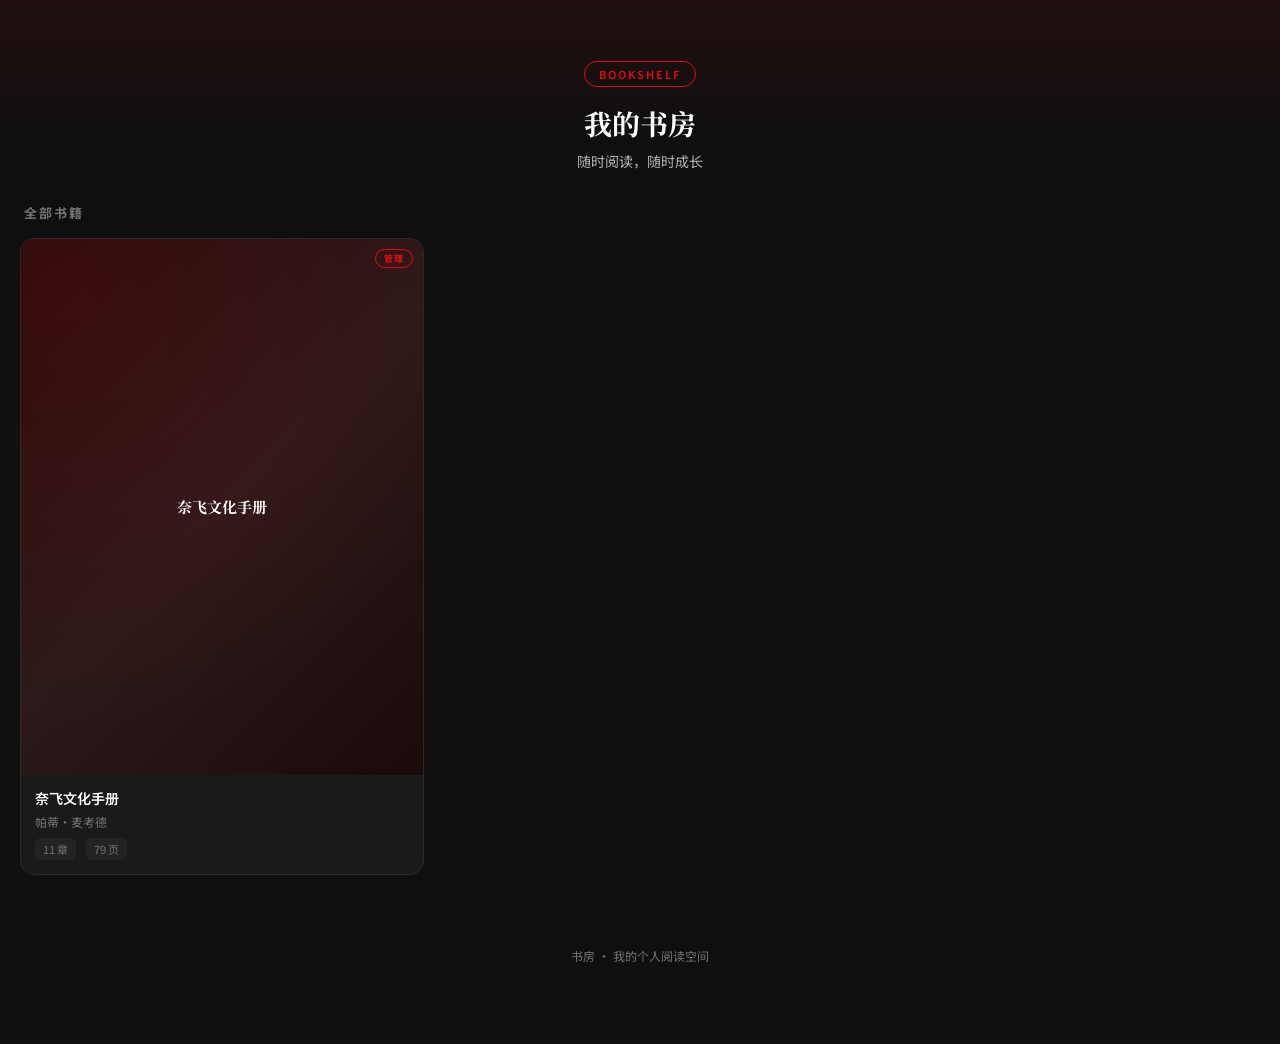
<file: index.html>
<!DOCTYPE html>
<html lang="zh-CN">
<head>
<meta charset="UTF-8">
<meta name="viewport" content="width=device-width, initial-scale=1.0, maximum-scale=1.0, user-scalable=no">
<title>书房 · 我的书架</title>
<link rel="preconnect" href="https://fonts.googleapis.com">
<link rel="preconnect" href="https://fonts.gstatic.com" crossorigin>
<link href="https://fonts.googleapis.com/css2?family=Noto+Serif+SC:wght@400;600;700&family=Noto+Sans+SC:wght@300;400;500;700&display=swap" rel="stylesheet">
<style>
  :root {
    --bg: #0f0f0f;
    --bg-card: #1a1a1a;
    --bg-hover: #222;
    --text-primary: #fff;
    --text-secondary: #b3b3b3;
    --text-tertiary: #737373;
    --border: #2a2a2a;
    --primary: #E50914;
    --radius: 14px;
  }
  * { margin: 0; padding: 0; box-sizing: border-box; -webkit-tap-highlight-color: transparent; }
  body {
    font-family: 'Noto Sans SC', -apple-system, sans-serif;
    background: var(--bg);
    color: var(--text-primary);
    -webkit-font-smoothing: antialiased;
    min-height: 100vh;
    padding-bottom: 40px;
  }
  .header {
    padding: 60px 20px 32px;
    text-align: center;
    background: linear-gradient(180deg, rgba(229,9,20,0.08) 0%, transparent 70%);
  }
  .header-badge {
    display: inline-block;
    font-size: 11px; font-weight: 600;
    color: var(--primary); border: 1px solid var(--primary);
    padding: 4px 14px; border-radius: 20px;
    letter-spacing: 2px; margin-bottom: 16px;
  }
  .header-title {
    font-family: 'Noto Serif SC', serif;
    font-size: 28px; font-weight: 700;
    margin-bottom: 8px;
  }
  .header-sub {
    font-size: 14px; color: var(--text-secondary);
  }

  .section { padding: 0 20px; margin-bottom: 32px; }
  .section-title {
    font-size: 13px; font-weight: 700;
    color: var(--text-tertiary);
    text-transform: uppercase;
    letter-spacing: 2px;
    margin-bottom: 16px;
    padding-left: 4px;
  }

  .book-grid {
    display: grid;
    grid-template-columns: repeat(2, 1fr);
    gap: 14px;
  }
  @media (min-width: 480px) {
    .book-grid { grid-template-columns: repeat(3, 1fr); }
  }

  .book-card {
    background: var(--bg-card);
    border: 1px solid var(--border);
    border-radius: var(--radius);
    overflow: hidden;
    text-decoration: none;
    color: inherit;
    display: flex;
    flex-direction: column;
    transition: transform 0.2s, box-shadow 0.2s;
  }
  .book-card:active {
    transform: scale(0.97);
  }
  .book-cover {
    aspect-ratio: 3/4;
    background: linear-gradient(135deg, #1a0a0a 0%, #2a1a1a 50%, #1a0a0a 100%);
    display: flex;
    align-items: center;
    justify-content: center;
    padding: 16px;
    position: relative;
    overflow: hidden;
  }
  .book-cover::before {
    content: '';
    position: absolute;
    top: -50%; left: -50%;
    width: 200%; height: 200%;
    background: radial-gradient(circle at 30% 30%, rgba(229,9,20,0.15) 0%, transparent 50%);
  }
  .book-cover-text {
    font-family: 'Noto Serif SC', serif;
    font-size: 15px; font-weight: 700;
    line-height: 1.5;
    text-align: center;
    color: #fff;
    position: relative;
    z-index: 1;
  }
  .book-cover-tag {
    position: absolute;
    top: 10px; right: 10px;
    font-size: 9px; font-weight: 700;
    color: var(--primary);
    border: 1px solid var(--primary);
    padding: 2px 8px;
    border-radius: 10px;
    letter-spacing: 1px;
  }
  .book-info {
    padding: 14px;
    flex: 1;
    display: flex;
    flex-direction: column;
    gap: 4px;
  }
  .book-title {
    font-size: 14px; font-weight: 600;
    line-height: 1.4;
    color: var(--text-primary);
    display: -webkit-box;
    -webkit-line-clamp: 2;
    -webkit-box-orient: vertical;
    overflow: hidden;
  }
  .book-author {
    font-size: 12px; color: var(--text-tertiary);
  }
  .book-meta {
    display: flex; gap: 10px; margin-top: 4px;
  }
  .book-meta-item {
    font-size: 11px; color: var(--text-tertiary);
    background: rgba(255,255,255,0.04);
    padding: 3px 8px;
    border-radius: 6px;
  }

  .empty-state {
    text-align: center;
    padding: 60px 20px;
    color: var(--text-tertiary);
  }
  .empty-state svg {
    width: 48px; height: 48px;
    margin-bottom: 16px;
    opacity: 0.3;
  }
  .empty-state p {
    font-size: 14px;
  }

  .footer {
    text-align: center;
    padding: 40px 20px;
    color: var(--text-tertiary);
    font-size: 12px;
  }
</style>
</head>
<body>

<div class="header">
  <div class="header-badge">BOOKSHELF</div>
  <h1 class="header-title">我的书房</h1>
  <p class="header-sub">随时阅读，随时成长</p>
</div>

<div class="section">
  <div class="section-title">全部书籍</div>
  <div class="book-grid">

    <a href="netflix-culture/index.html" class="book-card">
      <div class="book-cover">
        <span class="book-cover-tag">管理</span>
        <div class="book-cover-text">奈飞文化手册</div>
      </div>
      <div class="book-info">
        <div class="book-title">奈飞文化手册</div>
        <div class="book-author">帕蒂·麦考德</div>
        <div class="book-meta">
          <span class="book-meta-item">11 章</span>
          <span class="book-meta-item">79 页</span>
        </div>
      </div>
    </a>

    <!-- 添加更多书籍时复制上方 book-card 结构 -->

  </div>
</div>

<div class="footer">
  书房 · 我的个人阅读空间
</div>

</body>
</html>
</file>
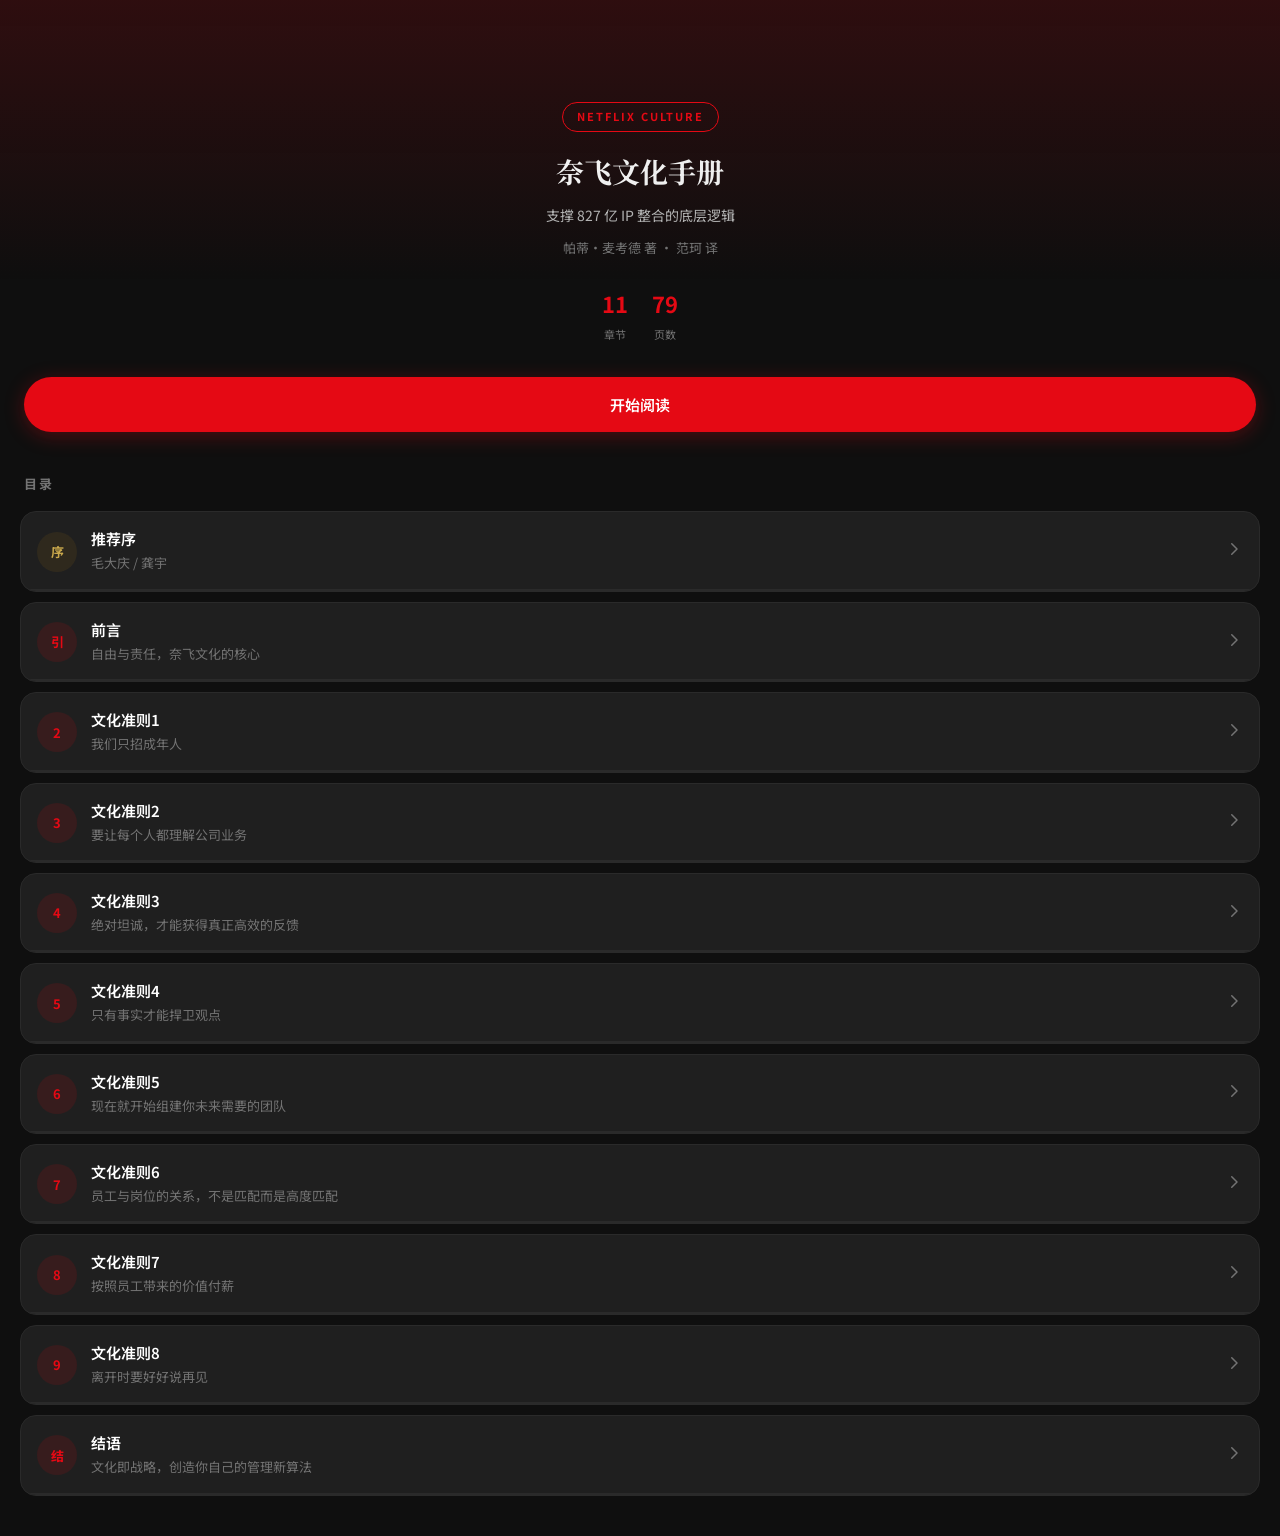
<file: netflix-culture/index.html>
<!DOCTYPE html>
<html lang="zh-CN">
<head>
<meta charset="UTF-8">
<meta name="viewport" content="width=device-width, initial-scale=1.0, maximum-scale=1.0, user-scalable=no">
<title>奈飞文化手册</title>
<link rel="preconnect" href="https://fonts.googleapis.com">
<link rel="preconnect" href="https://fonts.gstatic.com" crossorigin>
<link href="https://fonts.googleapis.com/css2?family=Noto+Serif+SC:wght@400;600;700&family=Noto+Sans+SC:wght@300;400;500;700&display=swap" rel="stylesheet">
<link rel="stylesheet" href="style.css">
</head>
<body>
<div class="cover-page">
  <div class="cover-hero animate-in">
    <div class="cover-badge">Netflix Culture</div>
    <h1 class="cover-title">奈飞文化手册</h1>
    <p class="cover-subtitle">支撑 827 亿 IP 整合的底层逻辑</p>
    <p class="cover-author">帕蒂·麦考德 著 · 范珂 译</p>
    <div class="cover-meta">
      <div class="cover-meta-item">
        <div class="cover-meta-num">11</div>
        <div class="cover-meta-label">章节</div>
      </div>
      <div class="cover-meta-item">
        <div class="cover-meta-num">79</div>
        <div class="cover-meta-label">页数</div>
      </div>
    </div>
    <a href="chapter-preface.html" class="cover-start-btn">开始阅读</a>
  </div>

  <div class="toc-section">
    <div class="toc-title">目录</div>
    <div class="toc-list">
      
        <a href="chapter-preface.html" class="toc-item animate-in delay-1">
          <span class="toc-num preface">序</span>
          <div class="toc-content">
            <div class="toc-item-title">推荐序</div>
            <div class="toc-item-sub">毛大庆 / 龚宇</div>
          </div>
          <span class="toc-arrow"><svg fill="none" stroke="currentColor" stroke-width="2" viewBox="0 0 24 24"><path stroke-linecap="round" stroke-linejoin="round" d="M9 5l7 7-7 7"/></svg></span>
          <div class="toc-progress-bg"><div class="toc-progress-fill" id="prog-preface"></div></div>
        </a>
        <a href="chapter-intro.html" class="toc-item animate-in delay-2">
          <span class="toc-num">引</span>
          <div class="toc-content">
            <div class="toc-item-title">前言</div>
            <div class="toc-item-sub">自由与责任，奈飞文化的核心</div>
          </div>
          <span class="toc-arrow"><svg fill="none" stroke="currentColor" stroke-width="2" viewBox="0 0 24 24"><path stroke-linecap="round" stroke-linejoin="round" d="M9 5l7 7-7 7"/></svg></span>
          <div class="toc-progress-bg"><div class="toc-progress-fill" id="prog-intro"></div></div>
        </a>
        <a href="chapter-c1.html" class="toc-item animate-in delay-3">
          <span class="toc-num">2</span>
          <div class="toc-content">
            <div class="toc-item-title">文化准则1</div>
            <div class="toc-item-sub">我们只招成年人</div>
          </div>
          <span class="toc-arrow"><svg fill="none" stroke="currentColor" stroke-width="2" viewBox="0 0 24 24"><path stroke-linecap="round" stroke-linejoin="round" d="M9 5l7 7-7 7"/></svg></span>
          <div class="toc-progress-bg"><div class="toc-progress-fill" id="prog-c1"></div></div>
        </a>
        <a href="chapter-c2.html" class="toc-item animate-in delay-3">
          <span class="toc-num">3</span>
          <div class="toc-content">
            <div class="toc-item-title">文化准则2</div>
            <div class="toc-item-sub">要让每个人都理解公司业务</div>
          </div>
          <span class="toc-arrow"><svg fill="none" stroke="currentColor" stroke-width="2" viewBox="0 0 24 24"><path stroke-linecap="round" stroke-linejoin="round" d="M9 5l7 7-7 7"/></svg></span>
          <div class="toc-progress-bg"><div class="toc-progress-fill" id="prog-c2"></div></div>
        </a>
        <a href="chapter-c3.html" class="toc-item animate-in delay-3">
          <span class="toc-num">4</span>
          <div class="toc-content">
            <div class="toc-item-title">文化准则3</div>
            <div class="toc-item-sub">绝对坦诚，才能获得真正高效的反馈</div>
          </div>
          <span class="toc-arrow"><svg fill="none" stroke="currentColor" stroke-width="2" viewBox="0 0 24 24"><path stroke-linecap="round" stroke-linejoin="round" d="M9 5l7 7-7 7"/></svg></span>
          <div class="toc-progress-bg"><div class="toc-progress-fill" id="prog-c3"></div></div>
        </a>
        <a href="chapter-c4.html" class="toc-item animate-in delay-3">
          <span class="toc-num">5</span>
          <div class="toc-content">
            <div class="toc-item-title">文化准则4</div>
            <div class="toc-item-sub">只有事实才能捍卫观点</div>
          </div>
          <span class="toc-arrow"><svg fill="none" stroke="currentColor" stroke-width="2" viewBox="0 0 24 24"><path stroke-linecap="round" stroke-linejoin="round" d="M9 5l7 7-7 7"/></svg></span>
          <div class="toc-progress-bg"><div class="toc-progress-fill" id="prog-c4"></div></div>
        </a>
        <a href="chapter-c5.html" class="toc-item animate-in delay-3">
          <span class="toc-num">6</span>
          <div class="toc-content">
            <div class="toc-item-title">文化准则5</div>
            <div class="toc-item-sub">现在就开始组建你未来需要的团队</div>
          </div>
          <span class="toc-arrow"><svg fill="none" stroke="currentColor" stroke-width="2" viewBox="0 0 24 24"><path stroke-linecap="round" stroke-linejoin="round" d="M9 5l7 7-7 7"/></svg></span>
          <div class="toc-progress-bg"><div class="toc-progress-fill" id="prog-c5"></div></div>
        </a>
        <a href="chapter-c6.html" class="toc-item animate-in delay-3">
          <span class="toc-num">7</span>
          <div class="toc-content">
            <div class="toc-item-title">文化准则6</div>
            <div class="toc-item-sub">员工与岗位的关系，不是匹配而是高度匹配</div>
          </div>
          <span class="toc-arrow"><svg fill="none" stroke="currentColor" stroke-width="2" viewBox="0 0 24 24"><path stroke-linecap="round" stroke-linejoin="round" d="M9 5l7 7-7 7"/></svg></span>
          <div class="toc-progress-bg"><div class="toc-progress-fill" id="prog-c6"></div></div>
        </a>
        <a href="chapter-c7.html" class="toc-item animate-in delay-3">
          <span class="toc-num">8</span>
          <div class="toc-content">
            <div class="toc-item-title">文化准则7</div>
            <div class="toc-item-sub">按照员工带来的价值付薪</div>
          </div>
          <span class="toc-arrow"><svg fill="none" stroke="currentColor" stroke-width="2" viewBox="0 0 24 24"><path stroke-linecap="round" stroke-linejoin="round" d="M9 5l7 7-7 7"/></svg></span>
          <div class="toc-progress-bg"><div class="toc-progress-fill" id="prog-c7"></div></div>
        </a>
        <a href="chapter-c8.html" class="toc-item animate-in delay-3">
          <span class="toc-num">9</span>
          <div class="toc-content">
            <div class="toc-item-title">文化准则8</div>
            <div class="toc-item-sub">离开时要好好说再见</div>
          </div>
          <span class="toc-arrow"><svg fill="none" stroke="currentColor" stroke-width="2" viewBox="0 0 24 24"><path stroke-linecap="round" stroke-linejoin="round" d="M9 5l7 7-7 7"/></svg></span>
          <div class="toc-progress-bg"><div class="toc-progress-fill" id="prog-c8"></div></div>
        </a>
        <a href="chapter-epilogue.html" class="toc-item animate-in delay-3">
          <span class="toc-num">结</span>
          <div class="toc-content">
            <div class="toc-item-title">结语</div>
            <div class="toc-item-sub">文化即战略，创造你自己的管理新算法</div>
          </div>
          <span class="toc-arrow"><svg fill="none" stroke="currentColor" stroke-width="2" viewBox="0 0 24 24"><path stroke-linecap="round" stroke-linejoin="round" d="M9 5l7 7-7 7"/></svg></span>
          <div class="toc-progress-bg"><div class="toc-progress-fill" id="prog-epilogue"></div></div>
        </a>
    </div>
  </div>
</div>

<script>
const CHAPTERS_NAV = [{"id": "preface"}, {"id": "intro"}, {"id": "c1"}, {"id": "c2"}, {"id": "c3"}, {"id": "c4"}, {"id": "c5"}, {"id": "c6"}, {"id": "c7"}, {"id": "c8"}, {"id": "epilogue"}];
function updateTOCProgress() {
  CHAPTERS_NAV.forEach(ch => {
    const prog = localStorage.getItem('prog_' + ch.id);
    if (prog) {
      const el = document.getElementById('prog-' + ch.id);
      if (el) el.style.width = prog + '%';
    }
  });
}
updateTOCProgress();
</script>
</body>
</html>
</file>
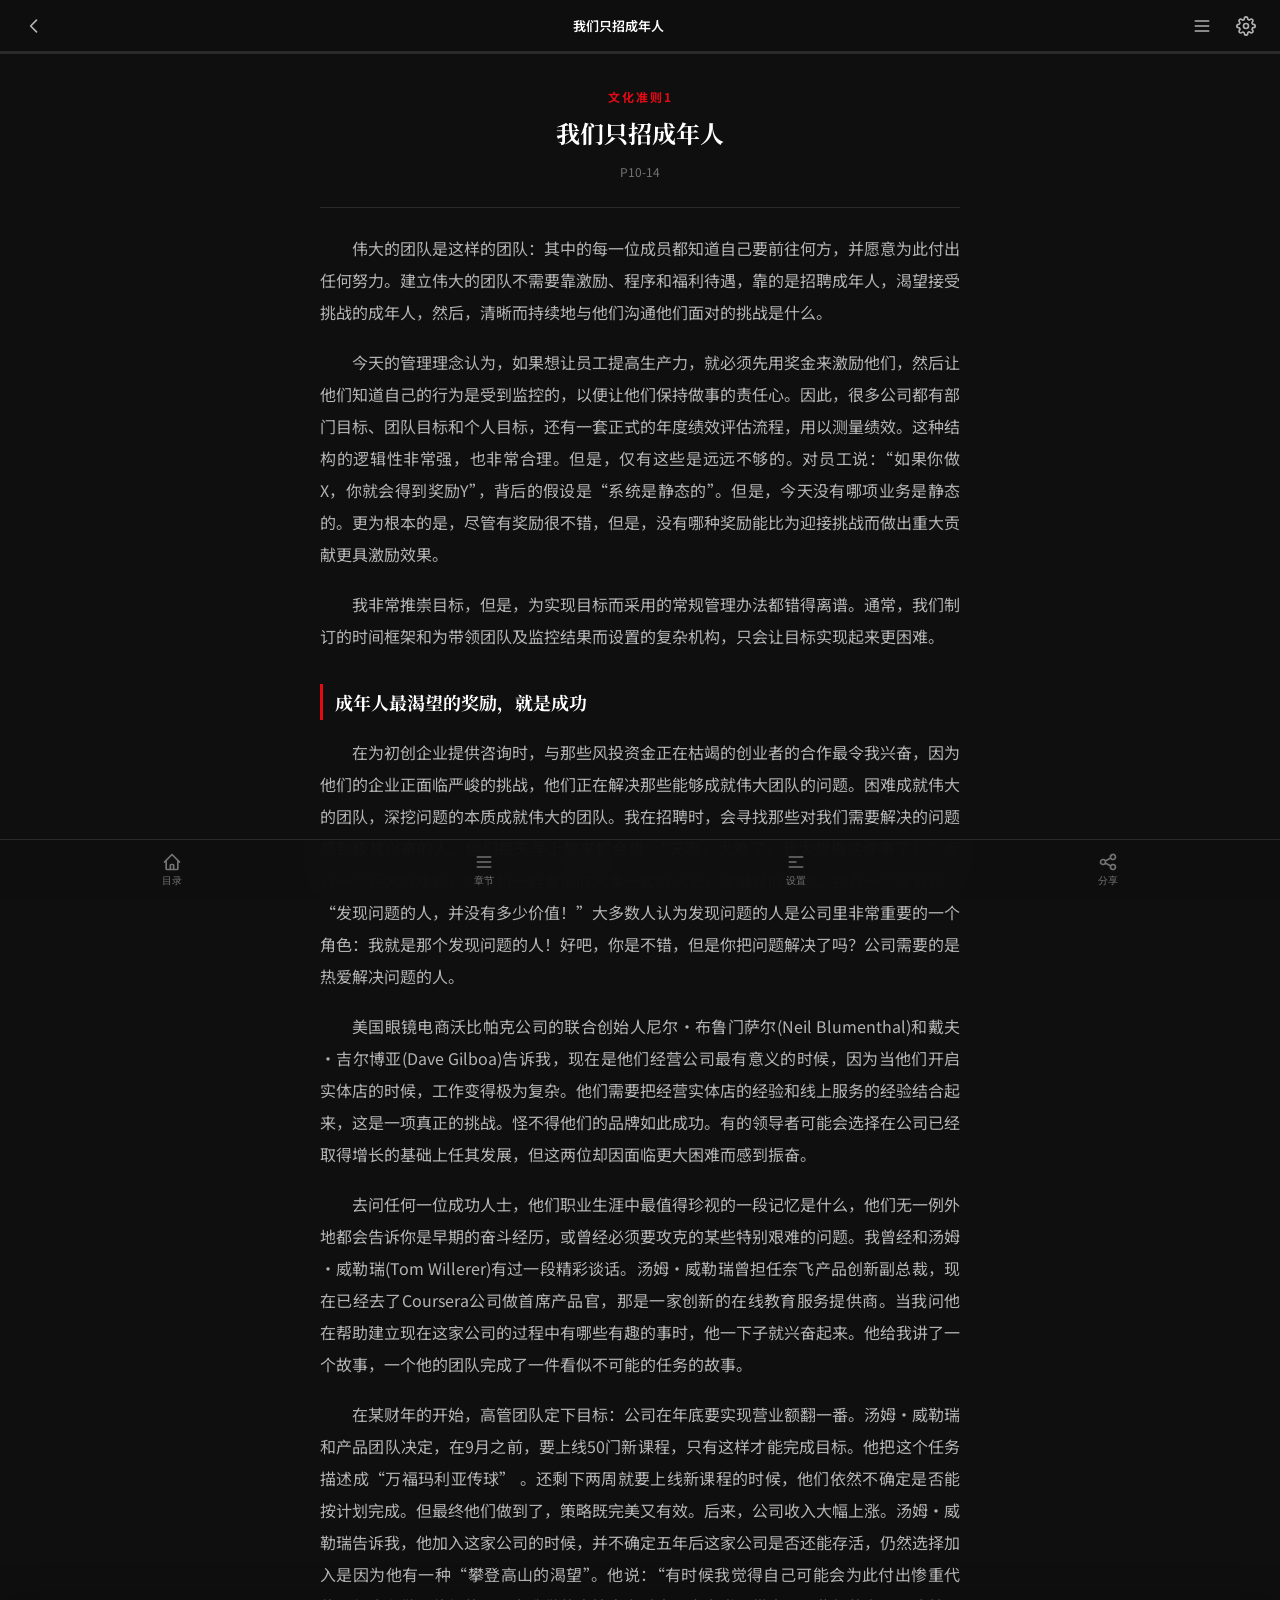
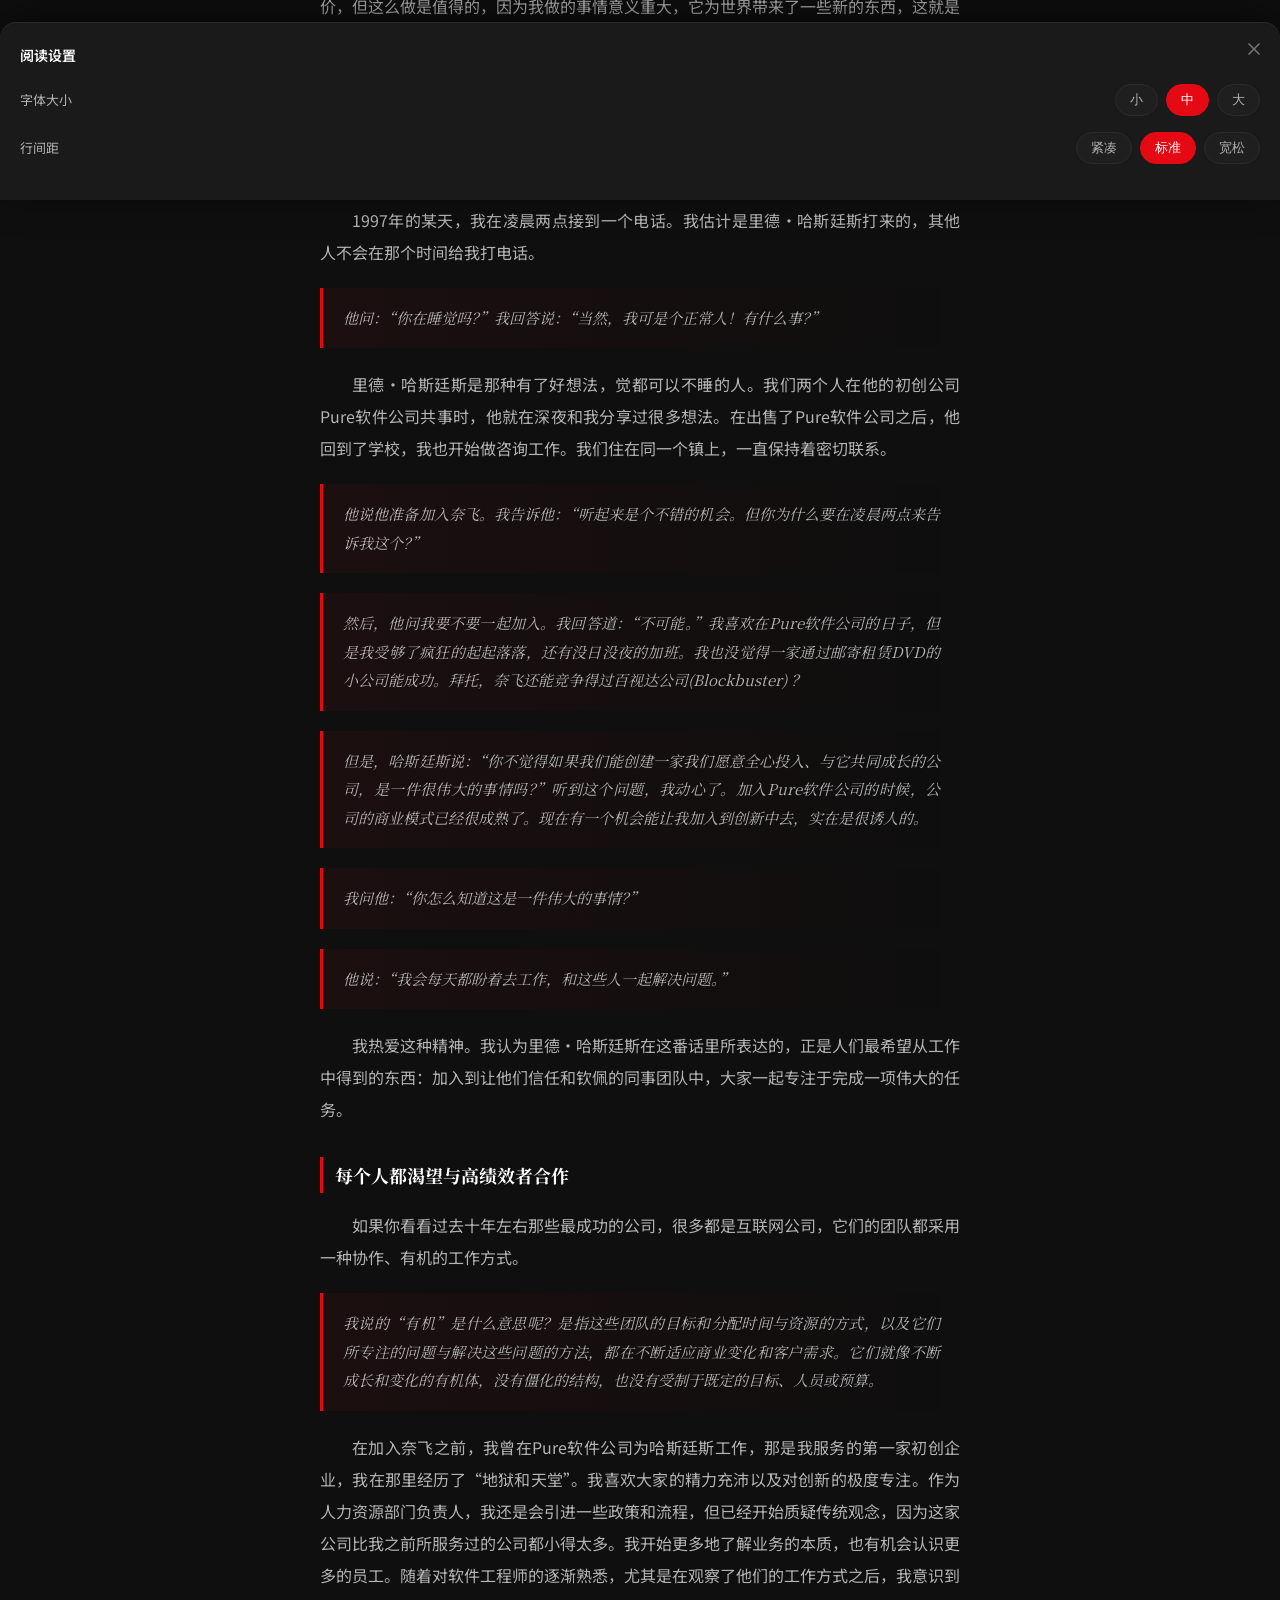
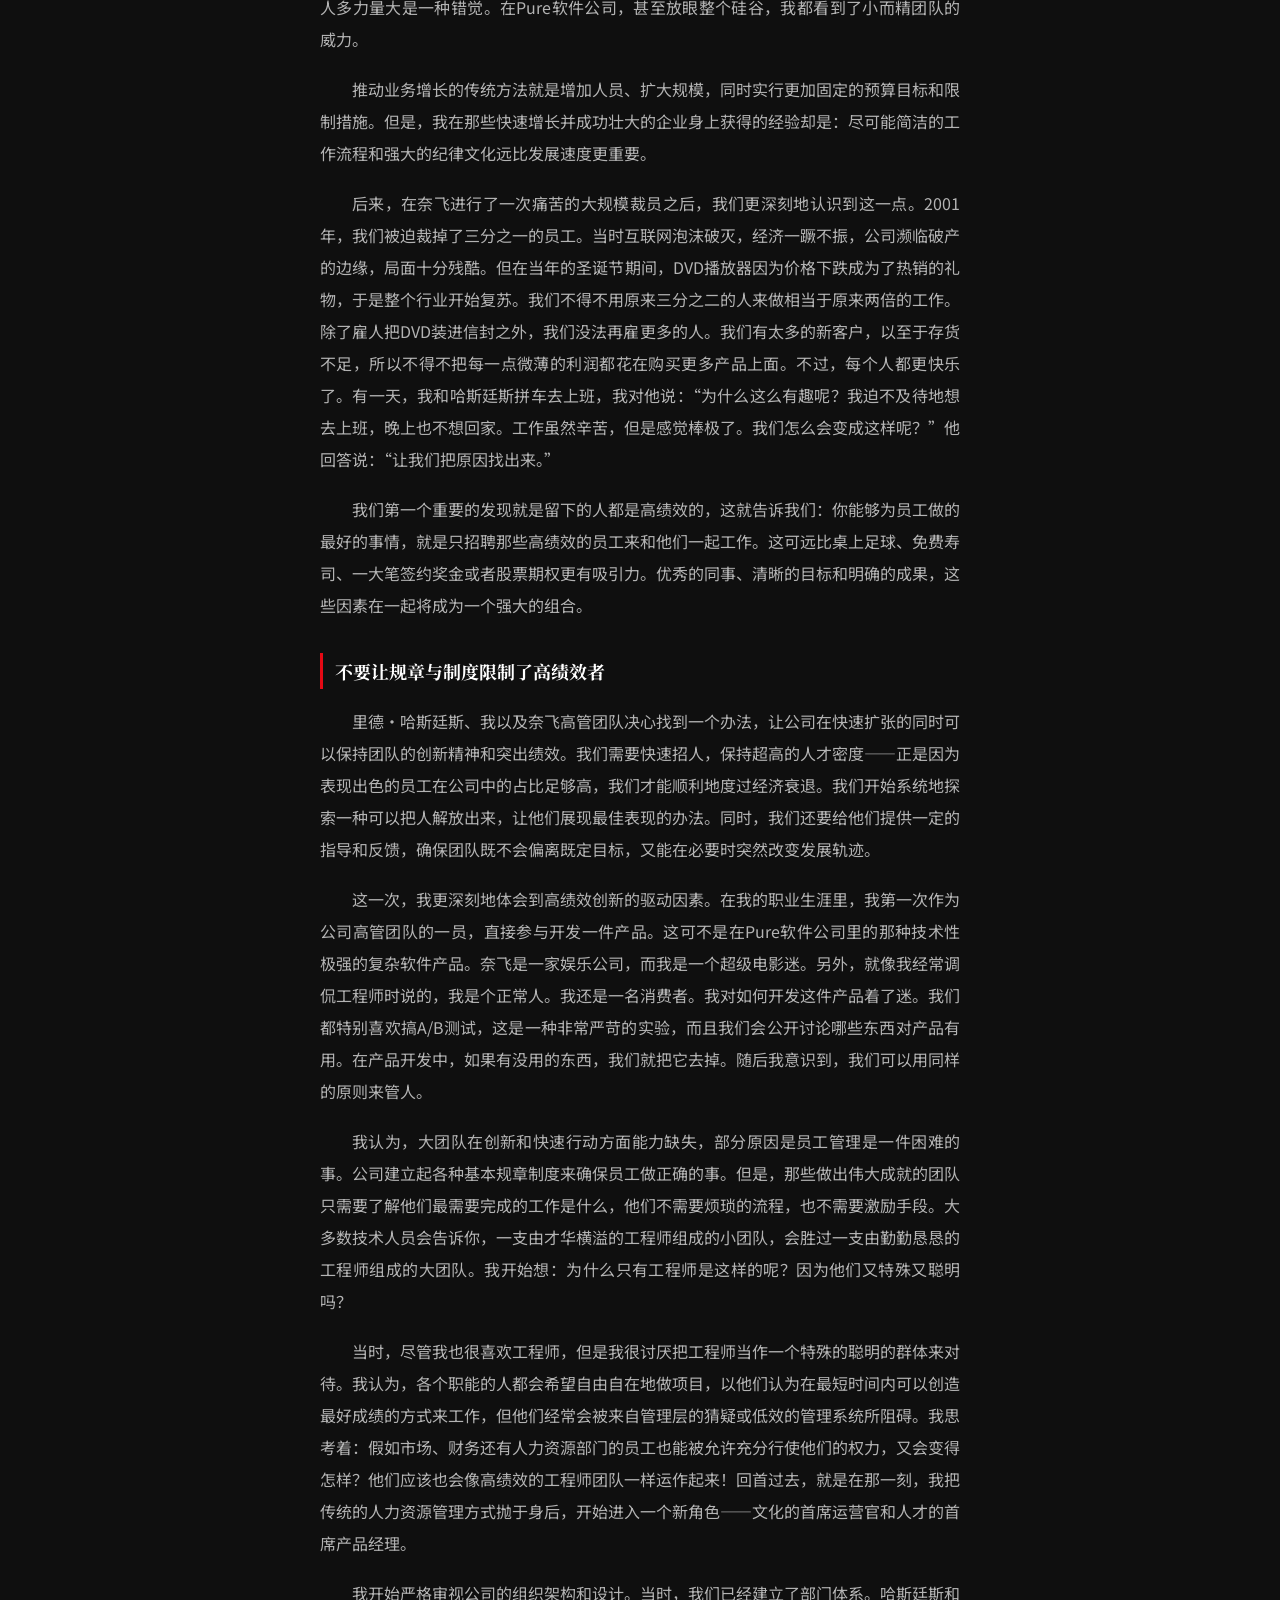
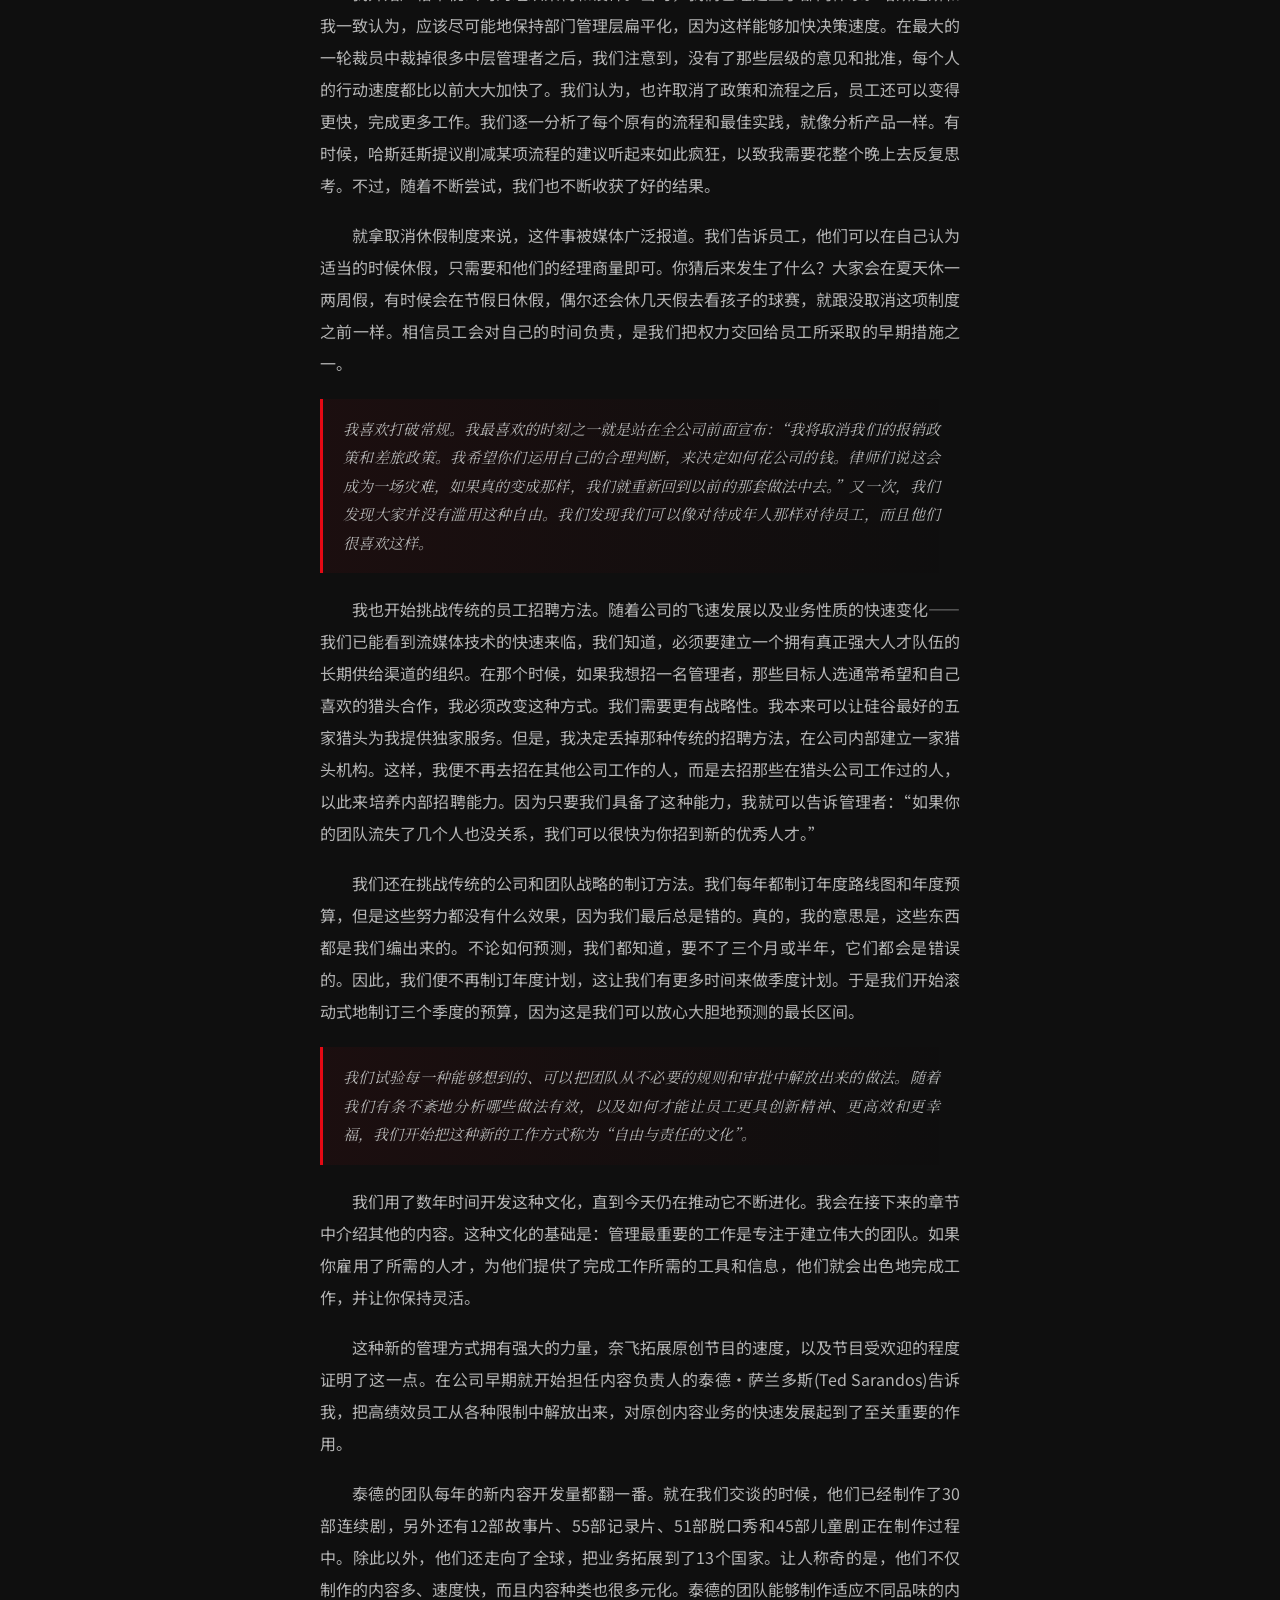
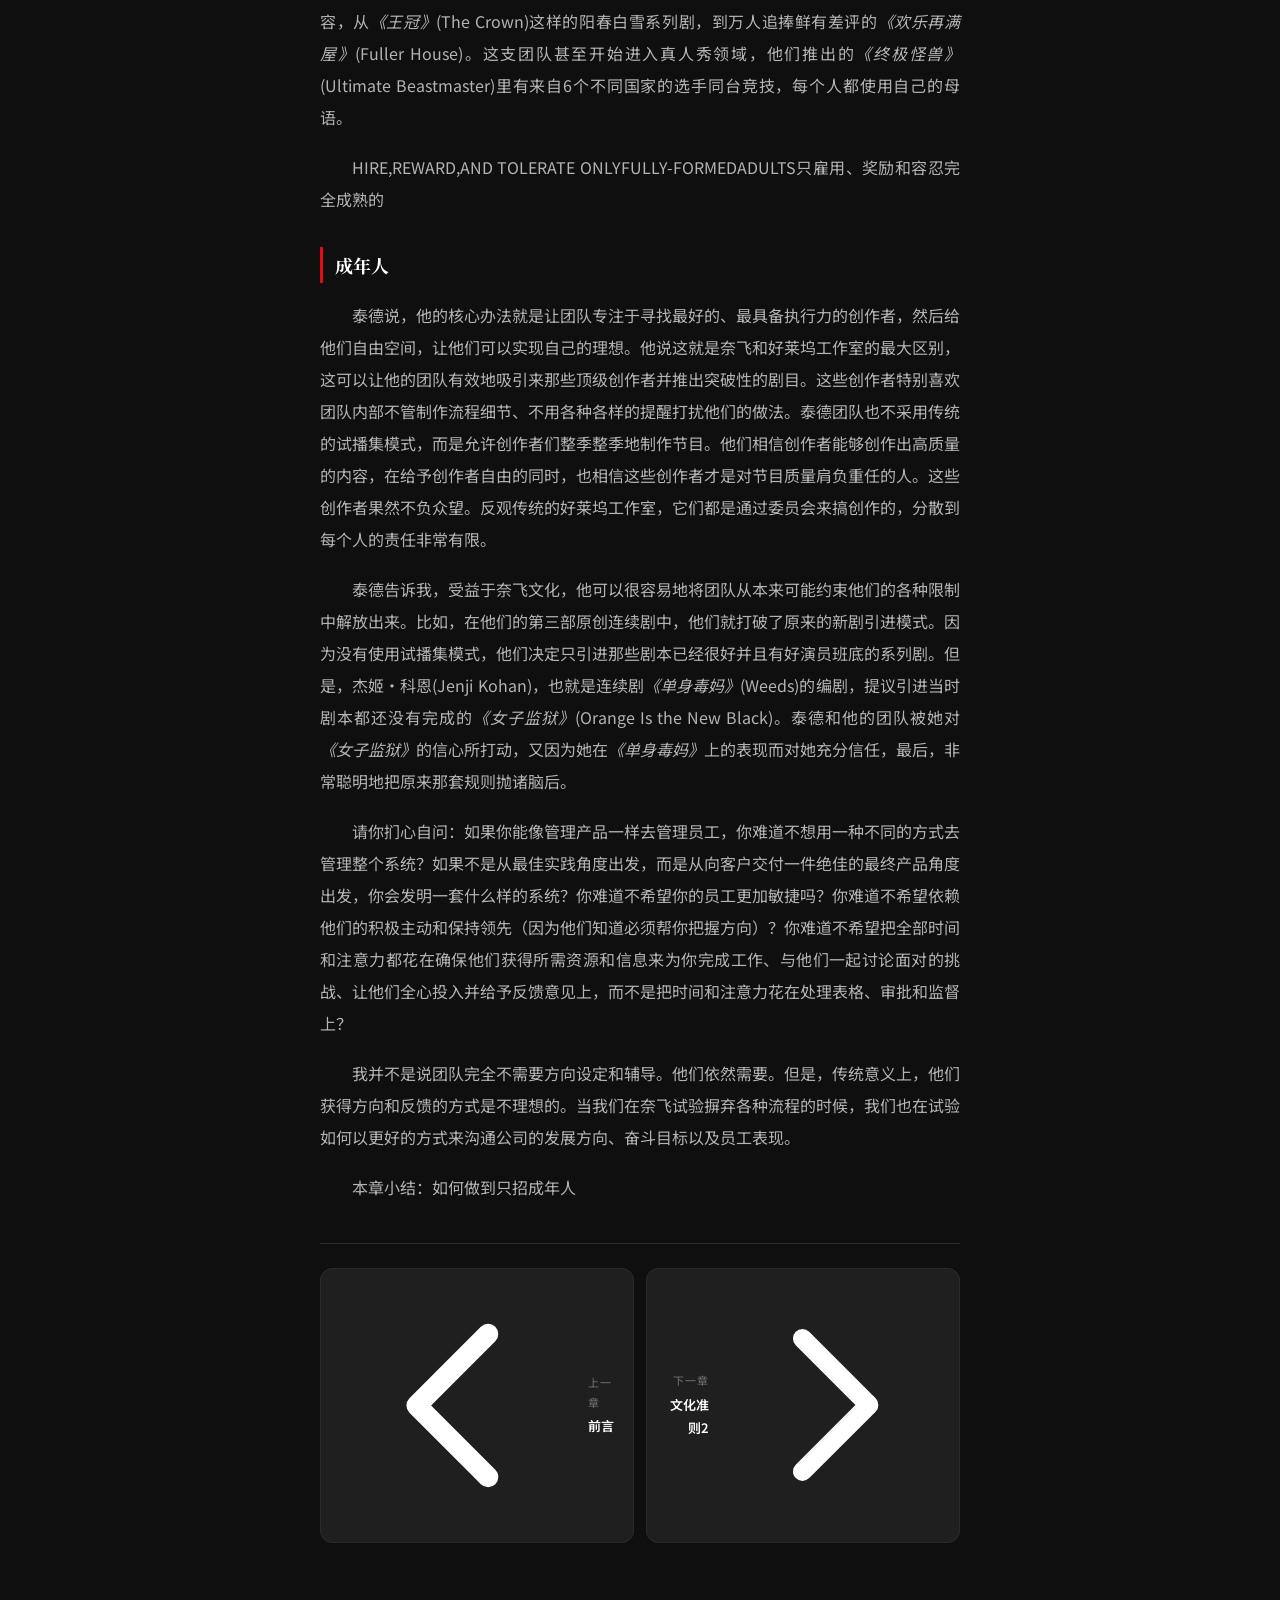
<file: netflix-culture/chapter-c1.html>
<!DOCTYPE html>
<html lang="zh-CN">
<head>
<meta charset="UTF-8">
<meta name="viewport" content="width=device-width, initial-scale=1.0, maximum-scale=1.0, user-scalable=no">
<title>文化准则1 - 奈飞文化手册</title>
<link rel="preconnect" href="https://fonts.googleapis.com">
<link rel="preconnect" href="https://fonts.gstatic.com" crossorigin>
<link href="https://fonts.googleapis.com/css2?family=Noto+Serif+SC:wght@400;600;700&family=Noto+Sans+SC:wght@300;400;500;700&display=swap" rel="stylesheet">
<link rel="stylesheet" href="style.css">
</head>
<body>
<header class="header">
  <div class="header-left">
    <a href="index.html" class="header-btn" aria-label="返回"><svg fill="none" stroke="currentColor" stroke-width="2" viewBox="0 0 24 24"><path stroke-linecap="round" stroke-linejoin="round" d="M15 19l-7-7 7-7"/></svg></a>
  </div>
  <div class="header-title">我们只招成年人</div>
  <div class="header-right">
    <button class="header-btn" onclick="toggleTOC()" aria-label="目录"><svg fill="none" stroke="currentColor" stroke-width="2" viewBox="0 0 24 24"><path stroke-linecap="round" stroke-linejoin="round" d="M4 6h16M4 12h16M4 18h16"/></svg></button>
    <button class="header-btn" onclick="toggleSettings()" aria-label="设置"><svg fill="none" stroke="currentColor" stroke-width="2" viewBox="0 0 24 24"><circle cx="12" cy="12" r="3"/><path stroke-linecap="round" stroke-linejoin="round" d="M19.4 15a1.65 1.65 0 0 0 .33 1.82l.06.06a2 2 0 0 1 0 2.83 2 2 0 0 1-2.83 0l-.06-.06a1.65 1.65 0 0 0-1.82-.33 1.65 1.65 0 0 0-1 1.51V21a2 2 0 0 1-2 2 2 2 0 0 1-2-2v-.09A1.65 1.65 0 0 0 9 19.4a1.65 1.65 0 0 0-1.82.33l-.06.06a2 2 0 0 1-2.83 0 2 2 0 0 1 0-2.83l.06-.06a1.65 1.65 0 0 0 .33-1.82 1.65 1.65 0 0 0-1.51-1H3a2 2 0 0 1-2-2 2 2 0 0 1 2-2h.09A1.65 1.65 0 0 0 4.6 9a1.65 1.65 0 0 0-.33-1.82l-.06-.06a2 2 0 0 1 0-2.83 2 2 0 0 1 2.83 0l.06.06a1.65 1.65 0 0 0 1.82.33H9a1.65 1.65 0 0 0 1-1.51V3a2 2 0 0 1 2-2 2 2 0 0 1 2 2v.09a1.65 1.65 0 0 0 1 1.51 1.65 1.65 0 0 0 1.82-.33l.06-.06a2 2 0 0 1 2.83 0 2 2 0 0 1 0 2.83l-.06.06a1.65 1.65 0 0 0-.33 1.82V9a1.65 1.65 0 0 0 1.51 1H21a2 2 0 0 1 2 2 2 2 0 0 1-2 2h-.09a1.65 1.65 0 0 0-1.51 1z"/></svg></button>
  </div>
</header>

<div class="progress-bar"><div class="progress-fill" id="progressFill"></div></div>

<main class="chapter-main" id="chapterMain">
  <div class="chapter-container">
    <div class="chapter-hero animate-in">
      <div class="chapter-label">文化准则1</div>
      <h1 class="chapter-title">我们只招成年人</h1>
      <div class="chapter-pages">P10-14</div>
    </div>
    
    <article class="article animate-in delay-1" id="article">
      <p>伟大的团队是这样的团队：其中的每一位成员都知道自己要前往何方，并愿意为此付出任何努力。建立伟大的团队不需要靠激励、程序和福利待遇，靠的是招聘成年人，渴望接受挑战的成年人，然后，清晰而持续地与他们沟通他们面对的挑战是什么。</p>
<p>今天的管理理念认为，如果想让员工提高生产力，就必须先用奖金来激励他们，然后让他们知道自己的行为是受到监控的，以便让他们保持做事的责任心。因此，很多公司都有部门目标、团队目标和个人目标，还有一套正式的年度绩效评估流程，用以测量绩效。这种结构的逻辑性非常强，也非常合理。但是，仅有这些是远远不够的。对员工说：“如果你做X，你就会得到奖励Y”，背后的假设是“系统是静态的”。但是，今天没有哪项业务是静态的。更为根本的是，尽管有奖励很不错，但是，没有哪种奖励能比为迎接挑战而做出重大贡献更具激励效果。</p>
<p>我非常推崇目标，但是，为实现目标而采用的常规管理办法都错得离谱。通常，我们制订的时间框架和为带领团队及监控结果而设置的复杂机构，只会让目标实现起来更困难。</p>
<h3>成年人最渴望的奖励，就是成功</h3>
<p>在为初创企业提供咨询时，与那些风投资金正在枯竭的创业者的合作最令我兴奋，因为他们的企业正面临严峻的挑战，他们正在解决那些能够成就伟大团队的问题。困难成就伟大的团队，深挖问题的本质成就伟大的团队。我在招聘时，会寻找那些对我们需要解决的问题感到极其兴奋的人。他们每天早上醒来都会想：“天哪，太难了，我太想做这件事了！”面对一个巨大的难题，能够和一群合适的同事一起解决它，是最好的激励。我有一个座右铭：“发现问题的人，并没有多少价值！”大多数人认为发现问题的人是公司里非常重要的一个角色：我就是那个发现问题的人！好吧，你是不错，但是你把问题解决了吗？公司需要的是热爱解决问题的人。</p>
<p>美国眼镜电商沃比帕克公司的联合创始人尼尔·布鲁门萨尔(Neil Blumenthal)和戴夫·吉尔博亚(Dave Gilboa)告诉我，现在是他们经营公司最有意义的时候，因为当他们开启实体店的时候，工作变得极为复杂。他们需要把经营实体店的经验和线上服务的经验结合起来，这是一项真正的挑战。怪不得他们的品牌如此成功。有的领导者可能会选择在公司已经取得增长的基础上任其发展，但这两位却因面临更大困难而感到振奋。</p>
<p>去问任何一位成功人士，他们职业生涯中最值得珍视的一段记忆是什么，他们无一例外地都会告诉你是早期的奋斗经历，或曾经必须要攻克的某些特别艰难的问题。我曾经和汤姆·威勒瑞(Tom Willerer)有过一段精彩谈话。汤姆·威勒瑞曾担任奈飞产品创新副总裁，现在已经去了Coursera公司做首席产品官，那是一家创新的在线教育服务提供商。当我问他在帮助建立现在这家公司的过程中有哪些有趣的事时，他一下子就兴奋起来。他给我讲了一个故事，一个他的团队完成了一件看似不可能的任务的故事。</p>
<p>在某财年的开始，高管团队定下目标：公司在年底要实现营业额翻一番。汤姆·威勒瑞和产品团队决定，在9月之前，要上线50门新课程，只有这样才能完成目标。他把这个任务描述成“万福玛利亚传球” 。还剩下两周就要上线新课程的时候，他们依然不确定是否能按计划完成。但最终他们做到了，策略既完美又有效。后来，公司收入大幅上涨。汤姆·威勒瑞告诉我，他加入这家公司的时候，并不确定五年后这家公司是否还能存活，仍然选择加入是因为他有一种“攀登高山的渴望”。他说：“有时候我觉得自己可能会为此付出惨重代价，但这么做是值得的，因为我做的事情意义重大，它为世界带来了一些新的东西，这就是驱动人们前进的动力。”</p>
<p>我非常认同威勒瑞的观点，我相信大多数人都需要在自己的工作中获得强烈的满足感。</p>
<p>当年，怀着帮助创建一家公司、为员工提供能让他们获得强烈满足感的工作机会这一憧憬，我加入了奈飞，尽管当时我认为自己不会再加入一家初创公司。</p>
<p>1997年的某天，我在凌晨两点接到一个电话。我估计是里德·哈斯廷斯打来的，其他人不会在那个时间给我打电话。</p>
<div class="quote"><p>他问：“你在睡觉吗？”我回答说：“当然，我可是个正常人！有什么事？”</p></div>
<p>里德·哈斯廷斯是那种有了好想法，觉都可以不睡的人。我们两个人在他的初创公司Pure软件公司共事时，他就在深夜和我分享过很多想法。在出售了Pure软件公司之后，他回到了学校，我也开始做咨询工作。我们住在同一个镇上，一直保持着密切联系。</p>
<div class="quote"><p>他说他准备加入奈飞。我告诉他：“听起来是个不错的机会。但你为什么要在凌晨两点来告诉我这个？”</p></div>
<div class="quote"><p>然后，他问我要不要一起加入。我回答道：“不可能。”我喜欢在Pure软件公司的日子，但是我受够了疯狂的起起落落，还有没日没夜的加班。我也没觉得一家通过邮寄租赁DVD的小公司能成功。拜托，奈飞还能竞争得过百视达公司(Blockbuster) ？</p></div>
<div class="quote"><p>但是，哈斯廷斯说：“你不觉得如果我们能创建一家我们愿意全心投入、与它共同成长的公司，是一件很伟大的事情吗？”听到这个问题，我动心了。加入Pure软件公司的时候，公司的商业模式已经很成熟了。现在有一个机会能让我加入到创新中去，实在是很诱人的。</p></div>
<div class="quote"><p>我问他：“你怎么知道这是一件伟大的事情？”</p></div>
<div class="quote"><p>他说：“我会每天都盼着去工作，和这些人一起解决问题。”</p></div>
<p>我热爱这种精神。我认为里德·哈斯廷斯在这番话里所表达的，正是人们最希望从工作中得到的东西：加入到让他们信任和钦佩的同事团队中，大家一起专注于完成一项伟大的任务。</p>
<h3>每个人都渴望与高绩效者合作</h3>
<p>如果你看看过去十年左右那些最成功的公司，很多都是互联网公司，它们的团队都采用一种协作、有机的工作方式。</p>
<div class="quote"><p>我说的“有机”是什么意思呢？是指这些团队的目标和分配时间与资源的方式，以及它们所专注的问题与解决这些问题的方法，都在不断适应商业变化和客户需求。它们就像不断成长和变化的有机体，没有僵化的结构，也没有受制于既定的目标、人员或预算。</p></div>
<p>在加入奈飞之前，我曾在Pure软件公司为哈斯廷斯工作，那是我服务的第一家初创企业，我在那里经历了“地狱和天堂”。我喜欢大家的精力充沛以及对创新的极度专注。作为人力资源部门负责人，我还是会引进一些政策和流程，但已经开始质疑传统观念，因为这家公司比我之前所服务过的公司都小得太多。我开始更多地了解业务的本质，也有机会认识更多的员工。随着对软件工程师的逐渐熟悉，尤其是在观察了他们的工作方式之后，我意识到人多力量大是一种错觉。在Pure软件公司，甚至放眼整个硅谷，我都看到了小而精团队的威力。</p>
<p>推动业务增长的传统方法就是增加人员、扩大规模，同时实行更加固定的预算目标和限制措施。但是，我在那些快速增长并成功壮大的企业身上获得的经验却是：尽可能简洁的工作流程和强大的纪律文化远比发展速度更重要。</p>
<p>后来，在奈飞进行了一次痛苦的大规模裁员之后，我们更深刻地认识到这一点。2001年，我们被迫裁掉了三分之一的员工。当时互联网泡沫破灭，经济一蹶不振，公司濒临破产的边缘，局面十分残酷。但在当年的圣诞节期间，DVD播放器因为价格下跌成为了热销的礼物，于是整个行业开始复苏。我们不得不用原来三分之二的人来做相当于原来两倍的工作。除了雇人把DVD装进信封之外，我们没法再雇更多的人。我们有太多的新客户，以至于存货不足，所以不得不把每一点微薄的利润都花在购买更多产品上面。不过，每个人都更快乐了。有一天，我和哈斯廷斯拼车去上班，我对他说：“为什么这么有趣呢？我迫不及待地想去上班，晚上也不想回家。工作虽然辛苦，但是感觉棒极了。我们怎么会变成这样呢？”他回答说：“让我们把原因找出来。”</p>
<p>我们第一个重要的发现就是留下的人都是高绩效的，这就告诉我们：你能够为员工做的最好的事情，就是只招聘那些高绩效的员工来和他们一起工作。这可远比桌上足球、免费寿司、一大笔签约奖金或者股票期权更有吸引力。优秀的同事、清晰的目标和明确的成果，这些因素在一起将成为一个强大的组合。</p>
<h3>不要让规章与制度限制了高绩效者</h3>
<p>里德·哈斯廷斯、我以及奈飞高管团队决心找到一个办法，让公司在快速扩张的同时可以保持团队的创新精神和突出绩效。我们需要快速招人，保持超高的人才密度——正是因为表现出色的员工在公司中的占比足够高，我们才能顺利地度过经济衰退。我们开始系统地探索一种可以把人解放出来，让他们展现最佳表现的办法。同时，我们还要给他们提供一定的指导和反馈，确保团队既不会偏离既定目标，又能在必要时突然改变发展轨迹。</p>
<p>这一次，我更深刻地体会到高绩效创新的驱动因素。在我的职业生涯里，我第一次作为公司高管团队的一员，直接参与开发一件产品。这可不是在Pure软件公司里的那种技术性极强的复杂软件产品。奈飞是一家娱乐公司，而我是一个超级电影迷。另外，就像我经常调侃工程师时说的，我是个正常人。我还是一名消费者。我对如何开发这件产品着了迷。我们都特别喜欢搞A/B测试，这是一种非常严苛的实验，而且我们会公开讨论哪些东西对产品有用。在产品开发中，如果有没用的东西，我们就把它去掉。随后我意识到，我们可以用同样的原则来管人。</p>
<p>我认为，大团队在创新和快速行动方面能力缺失，部分原因是员工管理是一件困难的事。公司建立起各种基本规章制度来确保员工做正确的事。但是，那些做出伟大成就的团队只需要了解他们最需要完成的工作是什么，他们不需要烦琐的流程，也不需要激励手段。大多数技术人员会告诉你，一支由才华横溢的工程师组成的小团队，会胜过一支由勤勤恳恳的工程师组成的大团队。我开始想：为什么只有工程师是这样的呢？因为他们又特殊又聪明吗？</p>
<p>当时，尽管我也很喜欢工程师，但是我很讨厌把工程师当作一个特殊的聪明的群体来对待。我认为，各个职能的人都会希望自由自在地做项目，以他们认为在最短时间内可以创造最好成绩的方式来工作，但他们经常会被来自管理层的猜疑或低效的管理系统所阻碍。我思考着：假如市场、财务还有人力资源部门的员工也能被允许充分行使他们的权力，又会变得怎样？他们应该也会像高绩效的工程师团队一样运作起来！回首过去，就是在那一刻，我把传统的人力资源管理方式抛于身后，开始进入一个新角色——文化的首席运营官和人才的首席产品经理。</p>
<p>我开始严格审视公司的组织架构和设计。当时，我们已经建立了部门体系。哈斯廷斯和我一致认为，应该尽可能地保持部门管理层扁平化，因为这样能够加快决策速度。在最大的一轮裁员中裁掉很多中层管理者之后，我们注意到，没有了那些层级的意见和批准，每个人的行动速度都比以前大大加快了。我们认为，也许取消了政策和流程之后，员工还可以变得更快，完成更多工作。我们逐一分析了每个原有的流程和最佳实践，就像分析产品一样。有时候，哈斯廷斯提议削减某项流程的建议听起来如此疯狂，以致我需要花整个晚上去反复思考。不过，随着不断尝试，我们也不断收获了好的结果。</p>
<p>就拿取消休假制度来说，这件事被媒体广泛报道。我们告诉员工，他们可以在自己认为适当的时候休假，只需要和他们的经理商量即可。你猜后来发生了什么？大家会在夏天休一两周假，有时候会在节假日休假，偶尔还会休几天假去看孩子的球赛，就跟没取消这项制度之前一样。相信员工会对自己的时间负责，是我们把权力交回给员工所采取的早期措施之一。</p>
<div class="quote"><p>我喜欢打破常规。我最喜欢的时刻之一就是站在全公司前面宣布：“我将取消我们的报销政策和差旅政策。我希望你们运用自己的合理判断，来决定如何花公司的钱。律师们说这会成为一场灾难，如果真的变成那样，我们就重新回到以前的那套做法中去。”又一次，我们发现大家并没有滥用这种自由。我们发现我们可以像对待成年人那样对待员工，而且他们很喜欢这样。</p></div>
<p>我也开始挑战传统的员工招聘方法。随着公司的飞速发展以及业务性质的快速变化——我们已能看到流媒体技术的快速来临，我们知道，必须要建立一个拥有真正强大人才队伍的长期供给渠道的组织。在那个时候，如果我想招一名管理者，那些目标人选通常希望和自己喜欢的猎头合作，我必须改变这种方式。我们需要更有战略性。我本来可以让硅谷最好的五家猎头为我提供独家服务。但是，我决定丢掉那种传统的招聘方法，在公司内部建立一家猎头机构。这样，我便不再去招在其他公司工作的人，而是去招那些在猎头公司工作过的人，以此来培养内部招聘能力。因为只要我们具备了这种能力，我就可以告诉管理者：“如果你的团队流失了几个人也没关系，我们可以很快为你招到新的优秀人才。”</p>
<p>我们还在挑战传统的公司和团队战略的制订方法。我们每年都制订年度路线图和年度预算，但是这些努力都没有什么效果，因为我们最后总是错的。真的，我的意思是，这些东西都是我们编出来的。不论如何预测，我们都知道，要不了三个月或半年，它们都会是错误的。因此，我们便不再制订年度计划，这让我们有更多时间来做季度计划。于是我们开始滚动式地制订三个季度的预算，因为这是我们可以放心大胆地预测的最长区间。</p>
<div class="quote"><p>我们试验每一种能够想到的、可以把团队从不必要的规则和审批中解放出来的做法。随着我们有条不紊地分析哪些做法有效，以及如何才能让员工更具创新精神、更高效和更幸福，我们开始把这种新的工作方式称为“自由与责任的文化”。</p></div>
<p>我们用了数年时间开发这种文化，直到今天仍在推动它不断进化。我会在接下来的章节中介绍其他的内容。这种文化的基础是：管理最重要的工作是专注于建立伟大的团队。如果你雇用了所需的人才，为他们提供了完成工作所需的工具和信息，他们就会出色地完成工作，并让你保持灵活。</p>
<p>这种新的管理方式拥有强大的力量，奈飞拓展原创节目的速度，以及节目受欢迎的程度证明了这一点。在公司早期就开始担任内容负责人的泰德·萨兰多斯(Ted Sarandos)告诉我，把高绩效员工从各种限制中解放出来，对原创内容业务的快速发展起到了至关重要的作用。</p>
<p>泰德的团队每年的新内容开发量都翻一番。就在我们交谈的时候，他们已经制作了30部连续剧，另外还有12部故事片、55部记录片、51部脱口秀和45部儿童剧正在制作过程中。除此以外，他们还走向了全球，把业务拓展到了13个国家。让人称奇的是，他们不仅制作的内容多、速度快，而且内容种类也很多元化。泰德的团队能够制作适应不同品味的内容，从<em>《王冠》</em>(The Crown)这样的阳春白雪系列剧，到万人追捧鲜有差评的<em>《欢乐再满屋》</em>(Fuller House)。这支团队甚至开始进入真人秀领域，他们推出的<em>《终极怪兽》</em>(Ultimate Beastmaster)里有来自6个不同国家的选手同台竞技，每个人都使用自己的母语。</p>
<p>HIRE,REWARD,AND TOLERATE ONLYFULLY-FORMEDADULTS只雇用、奖励和容忍完全成熟的</p>
<h3>成年人</h3>
<p>泰德说，他的核心办法就是让团队专注于寻找最好的、最具备执行力的创作者，然后给他们自由空间，让他们可以实现自己的理想。他说这就是奈飞和好莱坞工作室的最大区别，这可以让他的团队有效地吸引来那些顶级创作者并推出突破性的剧目。这些创作者特别喜欢团队内部不管制作流程细节、不用各种各样的提醒打扰他们的做法。泰德团队也不采用传统的试播集模式，而是允许创作者们整季整季地制作节目。他们相信创作者能够创作出高质量的内容，在给予创作者自由的同时，也相信这些创作者才是对节目质量肩负重任的人。这些创作者果然不负众望。反观传统的好莱坞工作室，它们都是通过委员会来搞创作的，分散到每个人的责任非常有限。</p>
<p>泰德告诉我，受益于奈飞文化，他可以很容易地将团队从本来可能约束他们的各种限制中解放出来。比如，在他们的第三部原创连续剧中，他们就打破了原来的新剧引进模式。因为没有使用试播集模式，他们决定只引进那些剧本已经很好并且有好演员班底的系列剧。但是，杰姬·科恩(Jenji Kohan)，也就是连续剧<em>《单身毒妈》</em>(Weeds)的编剧，提议引进当时剧本都还没有完成的<em>《女子监狱》</em>(Orange Is the New Black)。泰德和他的团队被她对<em>《女子监狱》</em>的信心所打动，又因为她在<em>《单身毒妈》</em>上的表现而对她充分信任，最后，非常聪明地把原来那套规则抛诸脑后。</p>
<p>请你扪心自问：如果你能像管理产品一样去管理员工，你难道不想用一种不同的方式去管理整个系统？如果不是从最佳实践角度出发，而是从向客户交付一件绝佳的最终产品角度出发，你会发明一套什么样的系统？你难道不希望你的员工更加敏捷吗？你难道不希望依赖他们的积极主动和保持领先（因为他们知道必须帮你把握方向）？你难道不希望把全部时间和注意力都花在确保他们获得所需资源和信息来为你完成工作、与他们一起讨论面对的挑战、让他们全心投入并给予反馈意见上，而不是把时间和注意力花在处理表格、审批和监督上？</p>
<p>我并不是说团队完全不需要方向设定和辅导。他们依然需要。但是，传统意义上，他们获得方向和反馈的方式是不理想的。当我们在奈飞试验摒弃各种流程的时候，我们也在试验如何以更好的方式来沟通公司的发展方向、奋斗目标以及员工表现。</p>
<p>本章小结：如何做到只招成年人</p>
    </article>
    
    <div class="chapter-nav">
      <a href="chapter-intro.html" class="chapter-nav-btn">
          <svg fill="none" stroke="currentColor" stroke-width="2" viewBox="0 0 24 24"><path stroke-linecap="round" stroke-linejoin="round" d="M15 19l-7-7 7-7"/></svg>
          <div>
            <div class="chapter-nav-label">上一章</div>
            <div class="chapter-nav-title">前言</div>
          </div>
        </a>
      <a href="chapter-c2.html" class="chapter-nav-btn next">
          <div>
            <div class="chapter-nav-label">下一章</div>
            <div class="chapter-nav-title">文化准则2</div>
          </div>
          <svg fill="none" stroke="currentColor" stroke-width="2" viewBox="0 0 24 24"><path stroke-linecap="round" stroke-linejoin="round" d="M9 5l7 7-7 7"/></svg>
        </a>
    </div>
  </div>
</main>

<div class="settings-overlay" id="tocOverlay" onclick="toggleTOC()"></div>
<aside class="toc-drawer" id="tocDrawer">
  <div class="toc-drawer-header">
    <div class="toc-drawer-title">目录</div>
    <button class="toc-drawer-close" onclick="toggleTOC()"><svg fill="none" stroke="currentColor" stroke-width="2" viewBox="0 0 24 24"><path stroke-linecap="round" stroke-linejoin="round" d="M6 18L18 6M6 6l12 12"/></svg></button>
  </div>
  <div class="toc-drawer-list">
    <a href="index.html" class="toc-drawer-item">
      <div class="toc-drawer-item-title">封面</div>
      <div class="toc-drawer-item-sub">奈飞文化手册</div>
    </a>
    <a href="chapter-preface.html" class="toc-drawer-item">
          <div class="toc-drawer-item-title">推荐序</div>
          <div class="toc-drawer-item-sub">毛大庆 / 龚宇</div>
        </a><a href="chapter-intro.html" class="toc-drawer-item">
          <div class="toc-drawer-item-title">前言</div>
          <div class="toc-drawer-item-sub">自由与责任，奈飞文化的核心</div>
        </a><a href="chapter-c1.html" class="toc-drawer-item active">
          <div class="toc-drawer-item-title">文化准则1</div>
          <div class="toc-drawer-item-sub">我们只招成年人</div>
        </a><a href="chapter-c2.html" class="toc-drawer-item">
          <div class="toc-drawer-item-title">文化准则2</div>
          <div class="toc-drawer-item-sub">要让每个人都理解公司业务</div>
        </a><a href="chapter-c3.html" class="toc-drawer-item">
          <div class="toc-drawer-item-title">文化准则3</div>
          <div class="toc-drawer-item-sub">绝对坦诚，才能获得真正高效的反馈</div>
        </a><a href="chapter-c4.html" class="toc-drawer-item">
          <div class="toc-drawer-item-title">文化准则4</div>
          <div class="toc-drawer-item-sub">只有事实才能捍卫观点</div>
        </a><a href="chapter-c5.html" class="toc-drawer-item">
          <div class="toc-drawer-item-title">文化准则5</div>
          <div class="toc-drawer-item-sub">现在就开始组建你未来需要的团队</div>
        </a><a href="chapter-c6.html" class="toc-drawer-item">
          <div class="toc-drawer-item-title">文化准则6</div>
          <div class="toc-drawer-item-sub">员工与岗位的关系，不是匹配而是高度匹配</div>
        </a><a href="chapter-c7.html" class="toc-drawer-item">
          <div class="toc-drawer-item-title">文化准则7</div>
          <div class="toc-drawer-item-sub">按照员工带来的价值付薪</div>
        </a><a href="chapter-c8.html" class="toc-drawer-item">
          <div class="toc-drawer-item-title">文化准则8</div>
          <div class="toc-drawer-item-sub">离开时要好好说再见</div>
        </a><a href="chapter-epilogue.html" class="toc-drawer-item">
          <div class="toc-drawer-item-title">结语</div>
          <div class="toc-drawer-item-sub">文化即战略，创造你自己的管理新算法</div>
        </a>
  </div>
</aside>

<div class="settings-overlay" id="settingsOverlay" onclick="toggleSettings()"></div>
<div class="settings-panel" id="settingsPanel">
  <button class="settings-close" onclick="toggleSettings()"><svg fill="none" stroke="currentColor" stroke-width="2" viewBox="0 0 24 24"><path stroke-linecap="round" stroke-linejoin="round" d="M6 18L18 6M6 6l12 12"/></svg></button>
  <div class="settings-title">阅读设置</div>
  <div class="settings-row">
    <span class="settings-label">字体大小</span>
    <div class="settings-options">
      <button class="settings-opt" onclick="setFontSize(14)">小</button>
      <button class="settings-opt active" onclick="setFontSize(16)">中</button>
      <button class="settings-opt" onclick="setFontSize(18)">大</button>
    </div>
  </div>
  <div class="settings-row">
    <span class="settings-label">行间距</span>
    <div class="settings-options">
      <button class="settings-opt" onclick="setLineHeight(1.6)">紧凑</button>
      <button class="settings-opt active" onclick="setLineHeight(2)">标准</button>
      <button class="settings-opt" onclick="setLineHeight(2.4)">宽松</button>
    </div>
  </div>
</div>

<nav class="bottom-bar">
  <button class="bottom-btn" onclick="location.href='index.html'"><svg fill="none" stroke="currentColor" stroke-width="2" viewBox="0 0 24 24"><path stroke-linecap="round" stroke-linejoin="round" d="M3 12l2-2m0 0l7-7 7 7M5 10v10a1 1 0 001 1h3m10-11l2 2m-2-2v10a1 1 0 01-1 1h-3m-6 0a1 1 0 001-1v-4a1 1 0 011-1h2a1 1 0 011 1v4a1 1 0 001 1m-6 0h6"/></svg><span>目录</span></button>
  <button class="bottom-btn" onclick="toggleTOC()"><svg fill="none" stroke="currentColor" stroke-width="2" viewBox="0 0 24 24"><path stroke-linecap="round" stroke-linejoin="round" d="M4 6h16M4 12h16M4 18h16"/></svg><span>章节</span></button>
  <button class="bottom-btn" onclick="toggleSettings()"><svg fill="none" stroke="currentColor" stroke-width="2" viewBox="0 0 24 24"><path stroke-linecap="round" stroke-linejoin="round" d="M4 6h16M4 12h8m-8 6h16"/></svg><span>设置</span></button>
  <button class="bottom-btn" onclick="sharePage()"><svg fill="none" stroke="currentColor" stroke-width="2" viewBox="0 0 24 24"><path stroke-linecap="round" stroke-linejoin="round" d="M8.684 13.342C8.886 12.938 9 12.482 9 12c0-.482-.114-.938-.316-1.342m0 2.684a3 3 0 110-2.684m0 2.684l6.632 3.316m-6.632-6l6.632-3.316m0 0a3 3 0 105.367-2.684 3 3 0 00-5.367 2.684zm0 9.316a3 3 0 105.368 2.684 3 3 0 00-5.368-2.684z"/></svg><span>分享</span></button>
</nav>

<script>
const chapterId = 'c1';

function updateProgress() {
  const main = document.getElementById('chapterMain');
  const scrollTop = window.scrollY;
  const scrollHeight = main.scrollHeight + main.offsetTop - window.innerHeight;
  const progress = scrollHeight > 0 ? Math.min(100, (scrollTop / scrollHeight) * 100) : 0;
  document.getElementById('progressFill').style.width = progress + '%';
  localStorage.setItem('prog_' + chapterId, Math.round(progress));
}
window.addEventListener('scroll', updateProgress, { passive: true });
updateProgress();

function toggleSettings() {
  document.getElementById('settingsPanel').classList.toggle('open');
  document.getElementById('settingsOverlay').classList.toggle('open');
}

function toggleTOC() {
  document.getElementById('tocDrawer').classList.toggle('open');
  document.getElementById('tocOverlay').classList.toggle('open');
}

function setFontSize(size) {
  document.getElementById('article').style.fontSize = size + 'px';
  const btns = document.querySelectorAll('#settingsPanel .settings-opt');
  btns.forEach((btn, idx) => {
    if (idx < 3) btn.classList.toggle('active', 
      (size === 14 && idx === 0) || (size === 16 && idx === 1) || (size === 18 && idx === 2));
  });
  localStorage.setItem('fontSize', size);
}

function setLineHeight(lh) {
  document.getElementById('article').style.lineHeight = lh;
  const btns = document.querySelectorAll('#settingsPanel .settings-opt');
  btns.forEach((btn, idx) => {
    if (idx >= 3) btn.classList.toggle('active',
      (lh === 1.6 && idx === 3) || (lh === 2 && idx === 4) || (lh === 2.4 && idx === 5));
  });
  localStorage.setItem('lineHeight', lh);
}

const savedFont = localStorage.getItem('fontSize');
const savedLH = localStorage.getItem('lineHeight');
if (savedFont) setFontSize(parseInt(savedFont));
if (savedLH) setLineHeight(parseFloat(savedLH));

function sharePage() {
  const url = window.location.href;
  const title = document.title;
  if (navigator.share) {
    navigator.share({ title: title, url: url }).catch(() => {});
  } else {
    navigator.clipboard.writeText(url).then(() => alert('链接已复制'));
  }
}
</script>
</body>
</html>
</file>
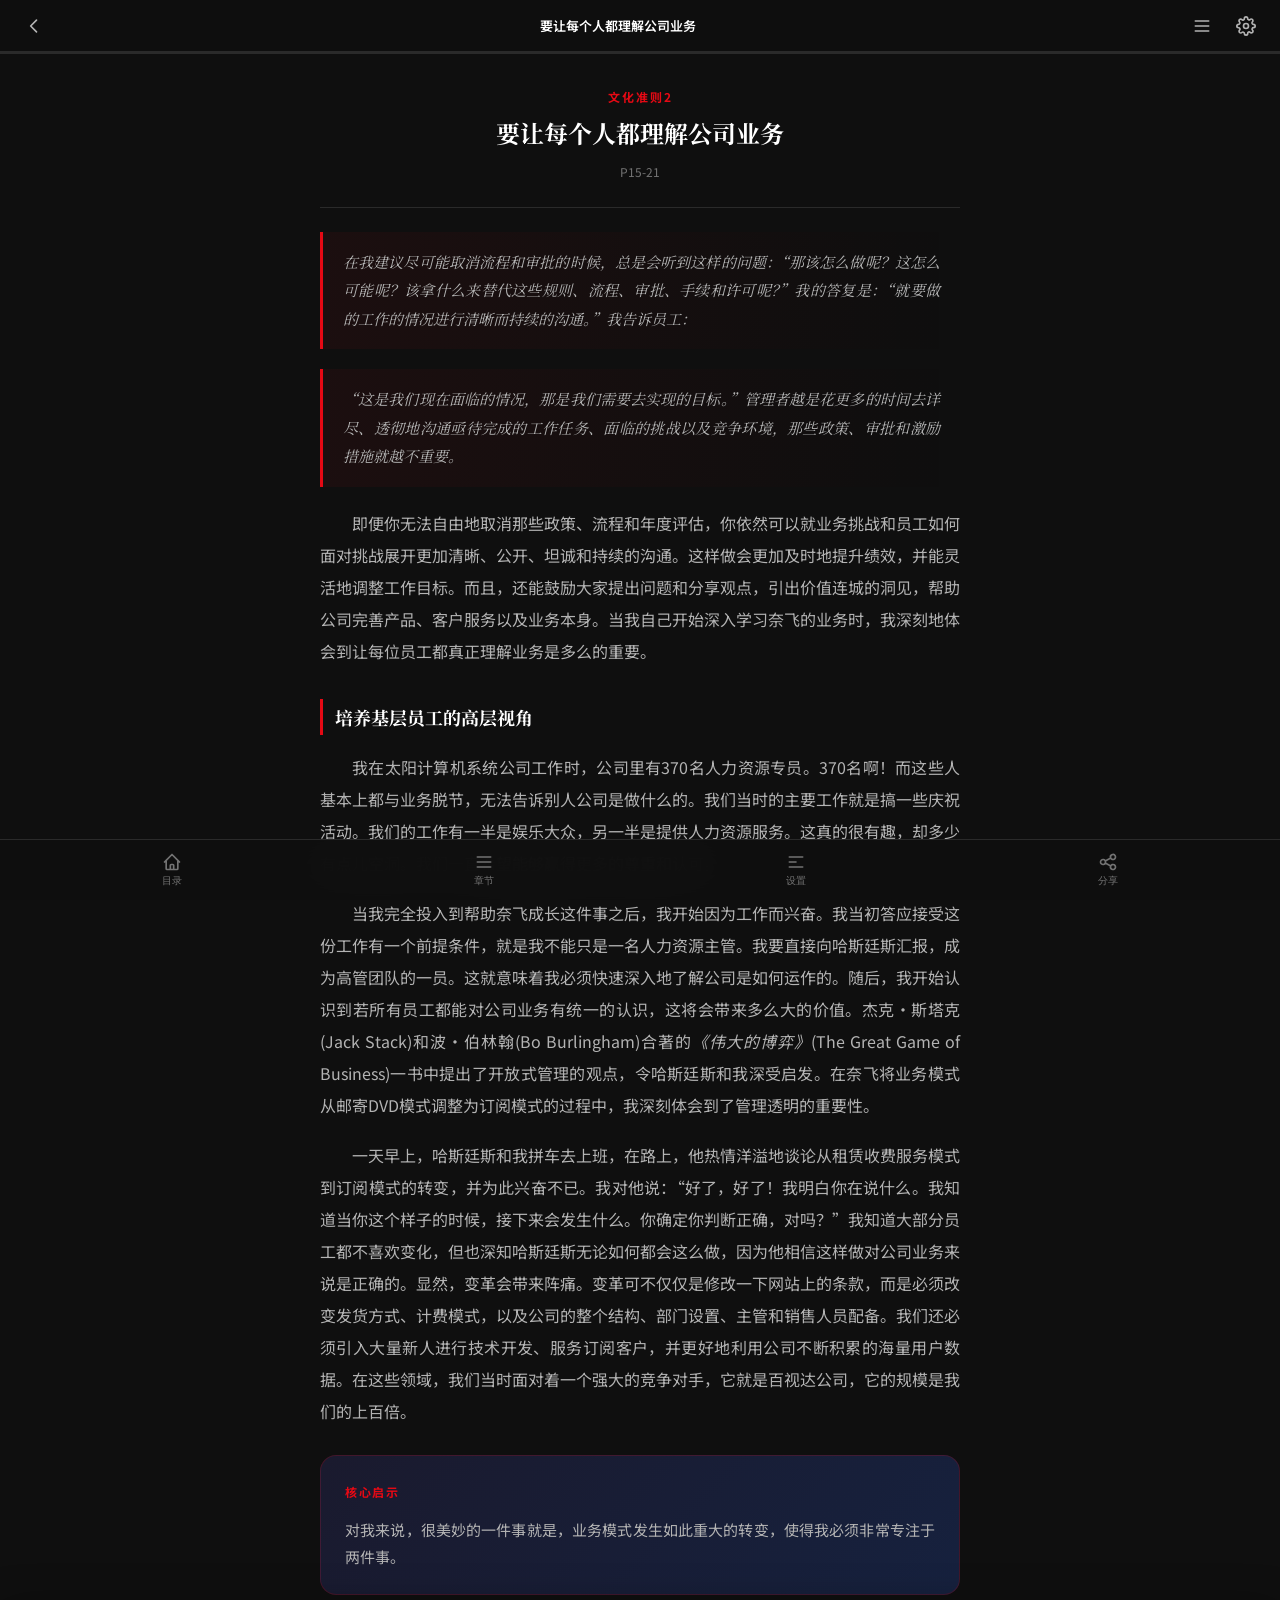
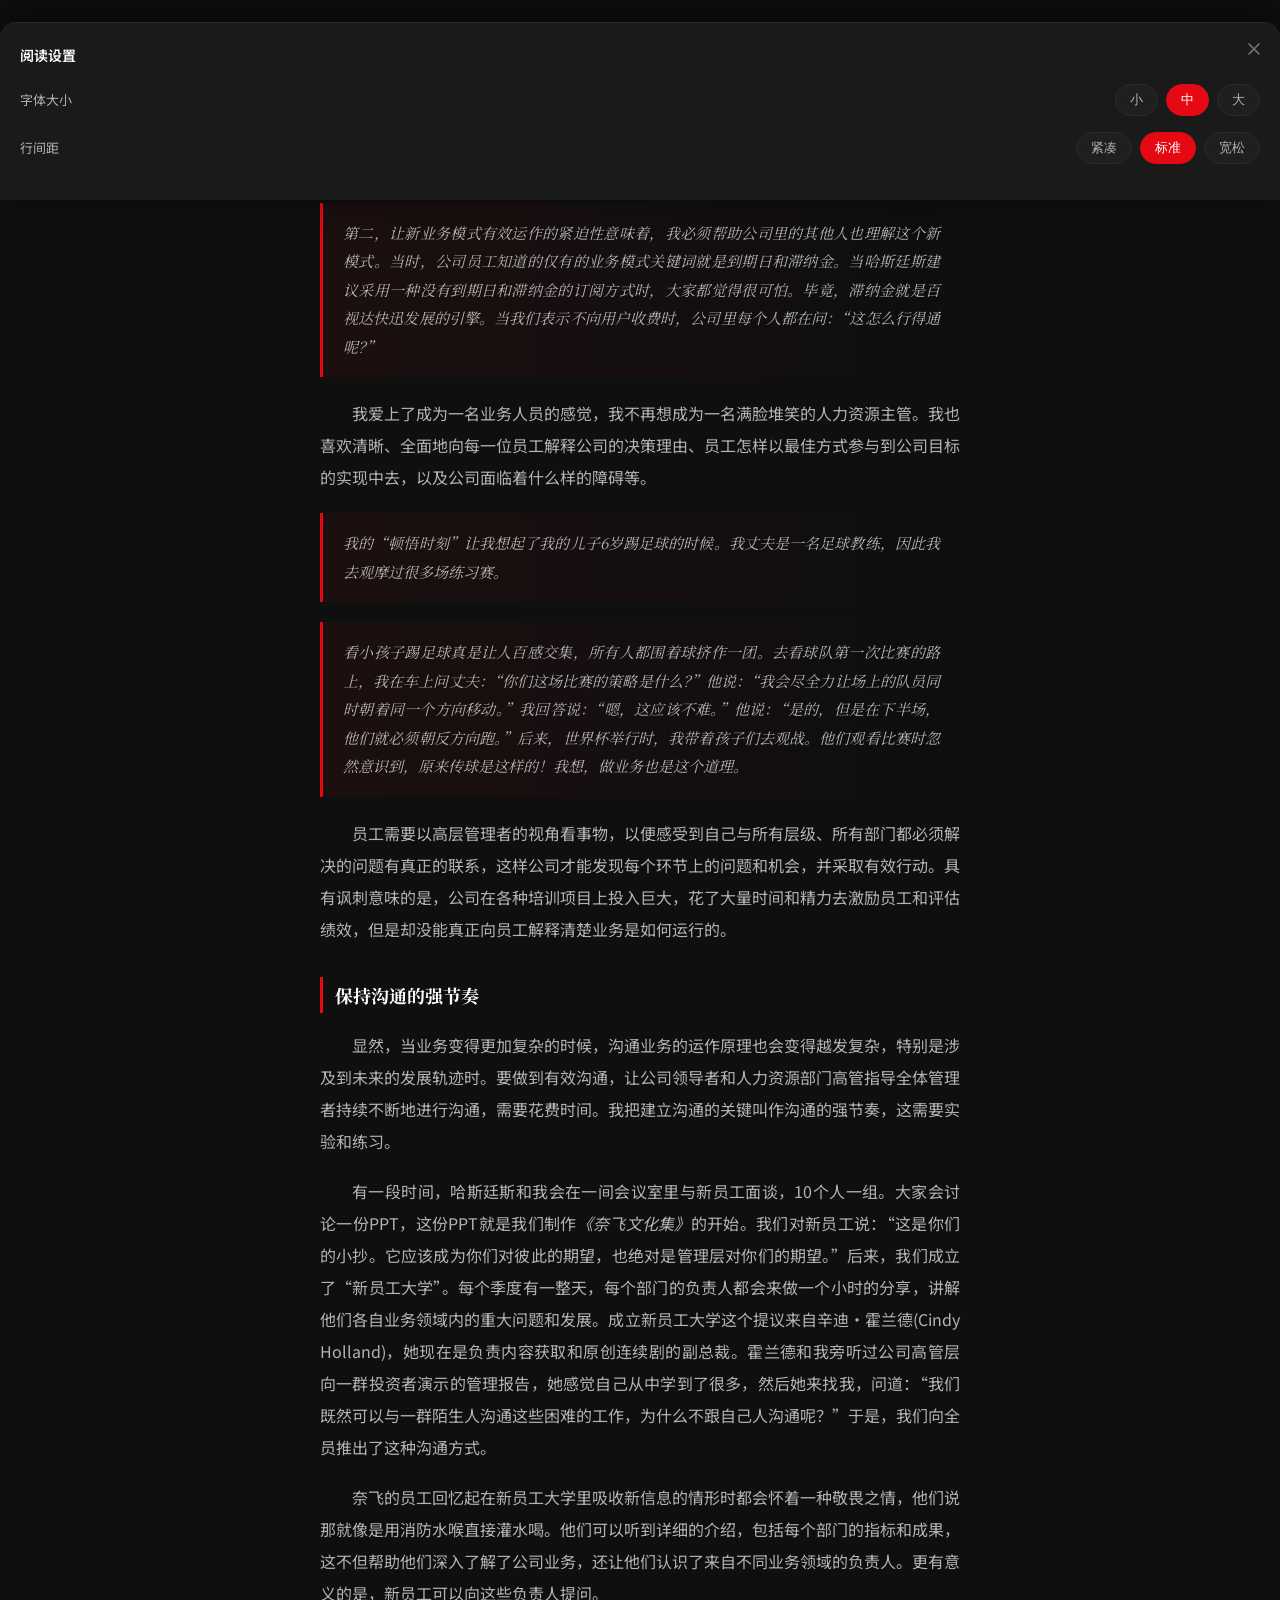
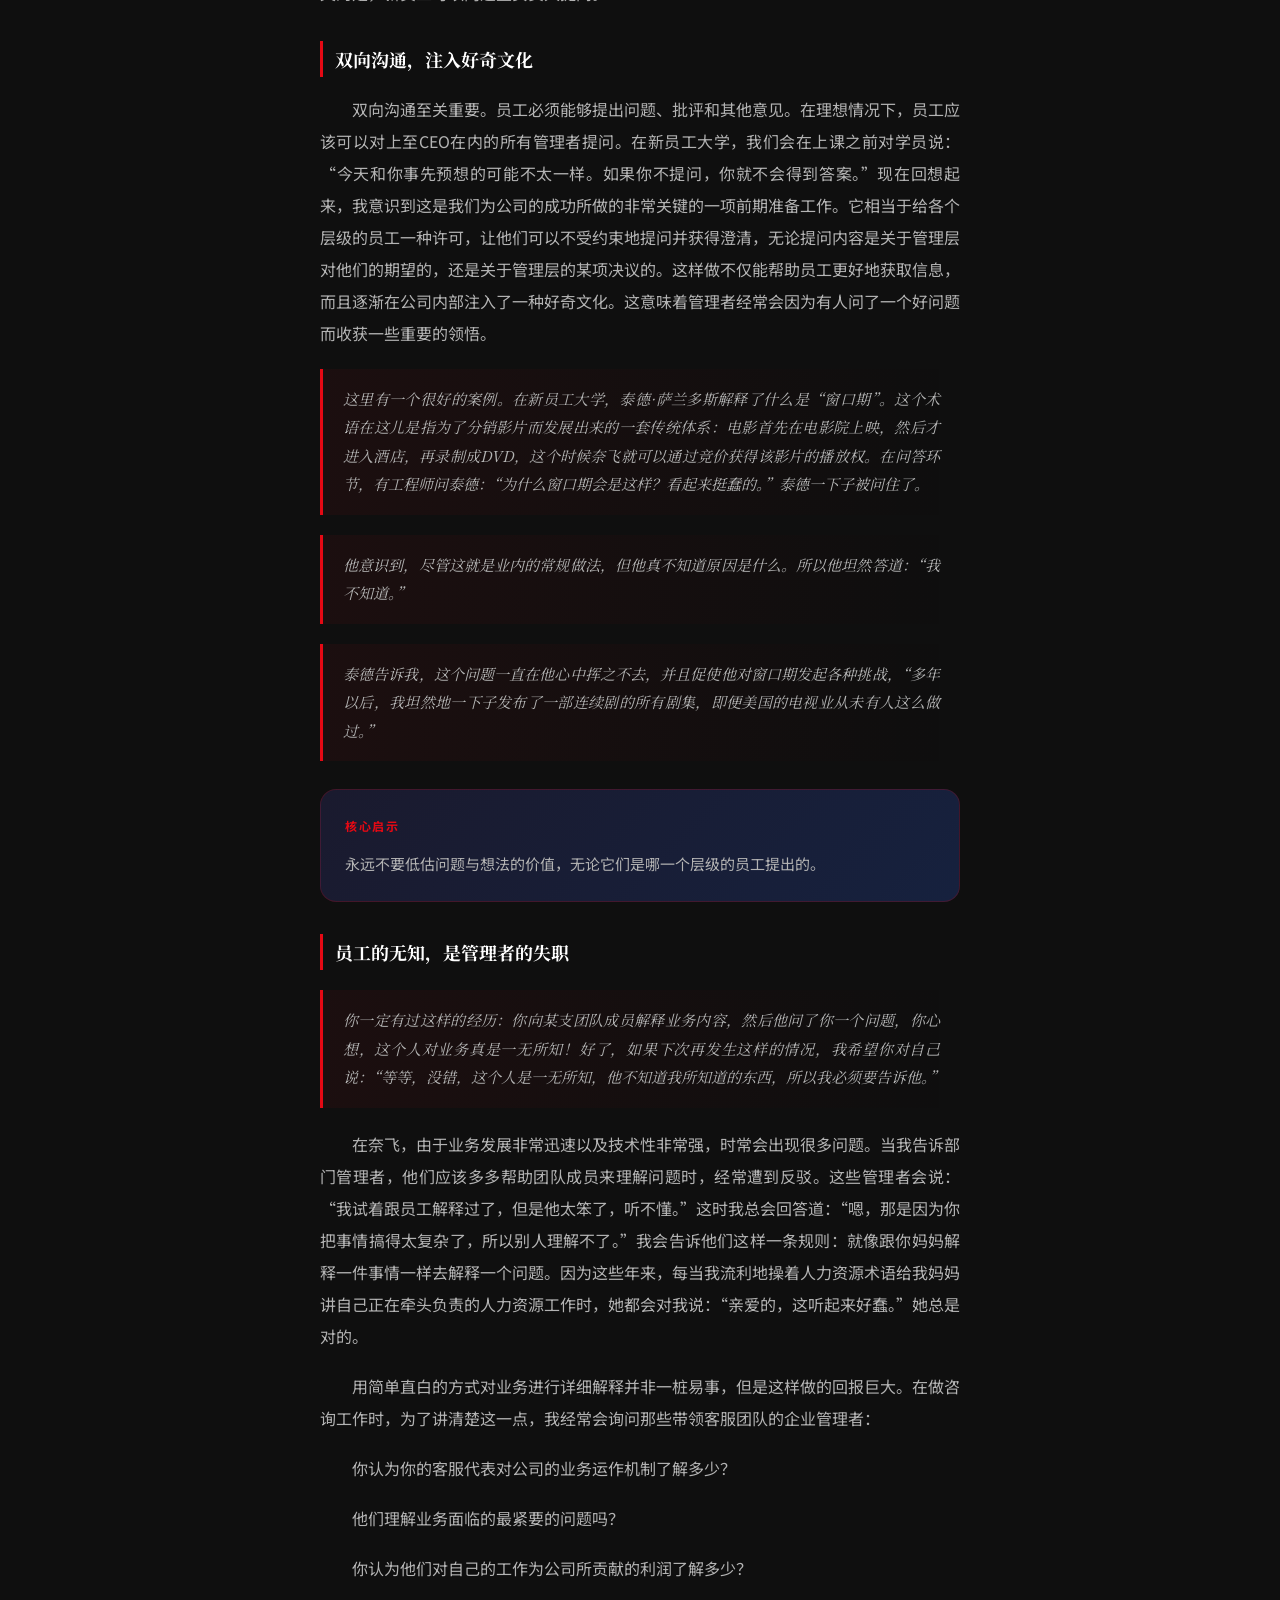
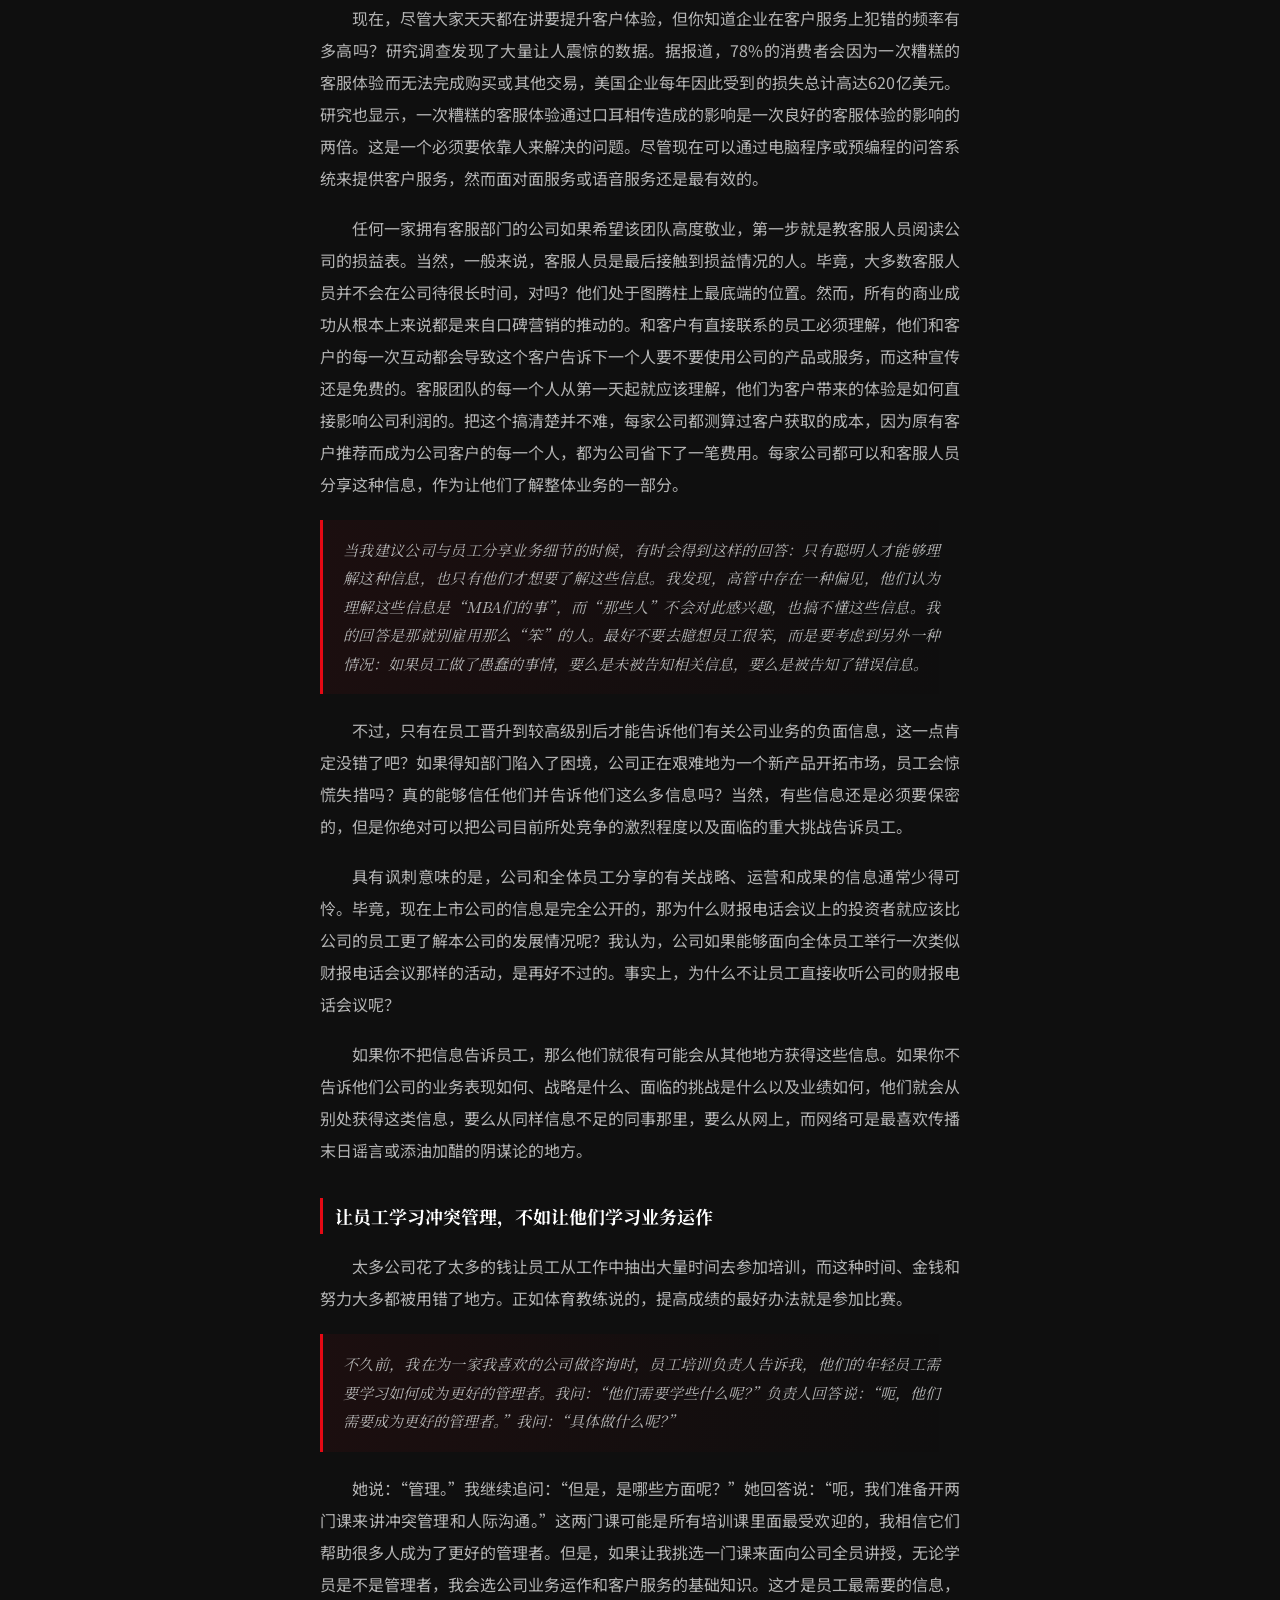
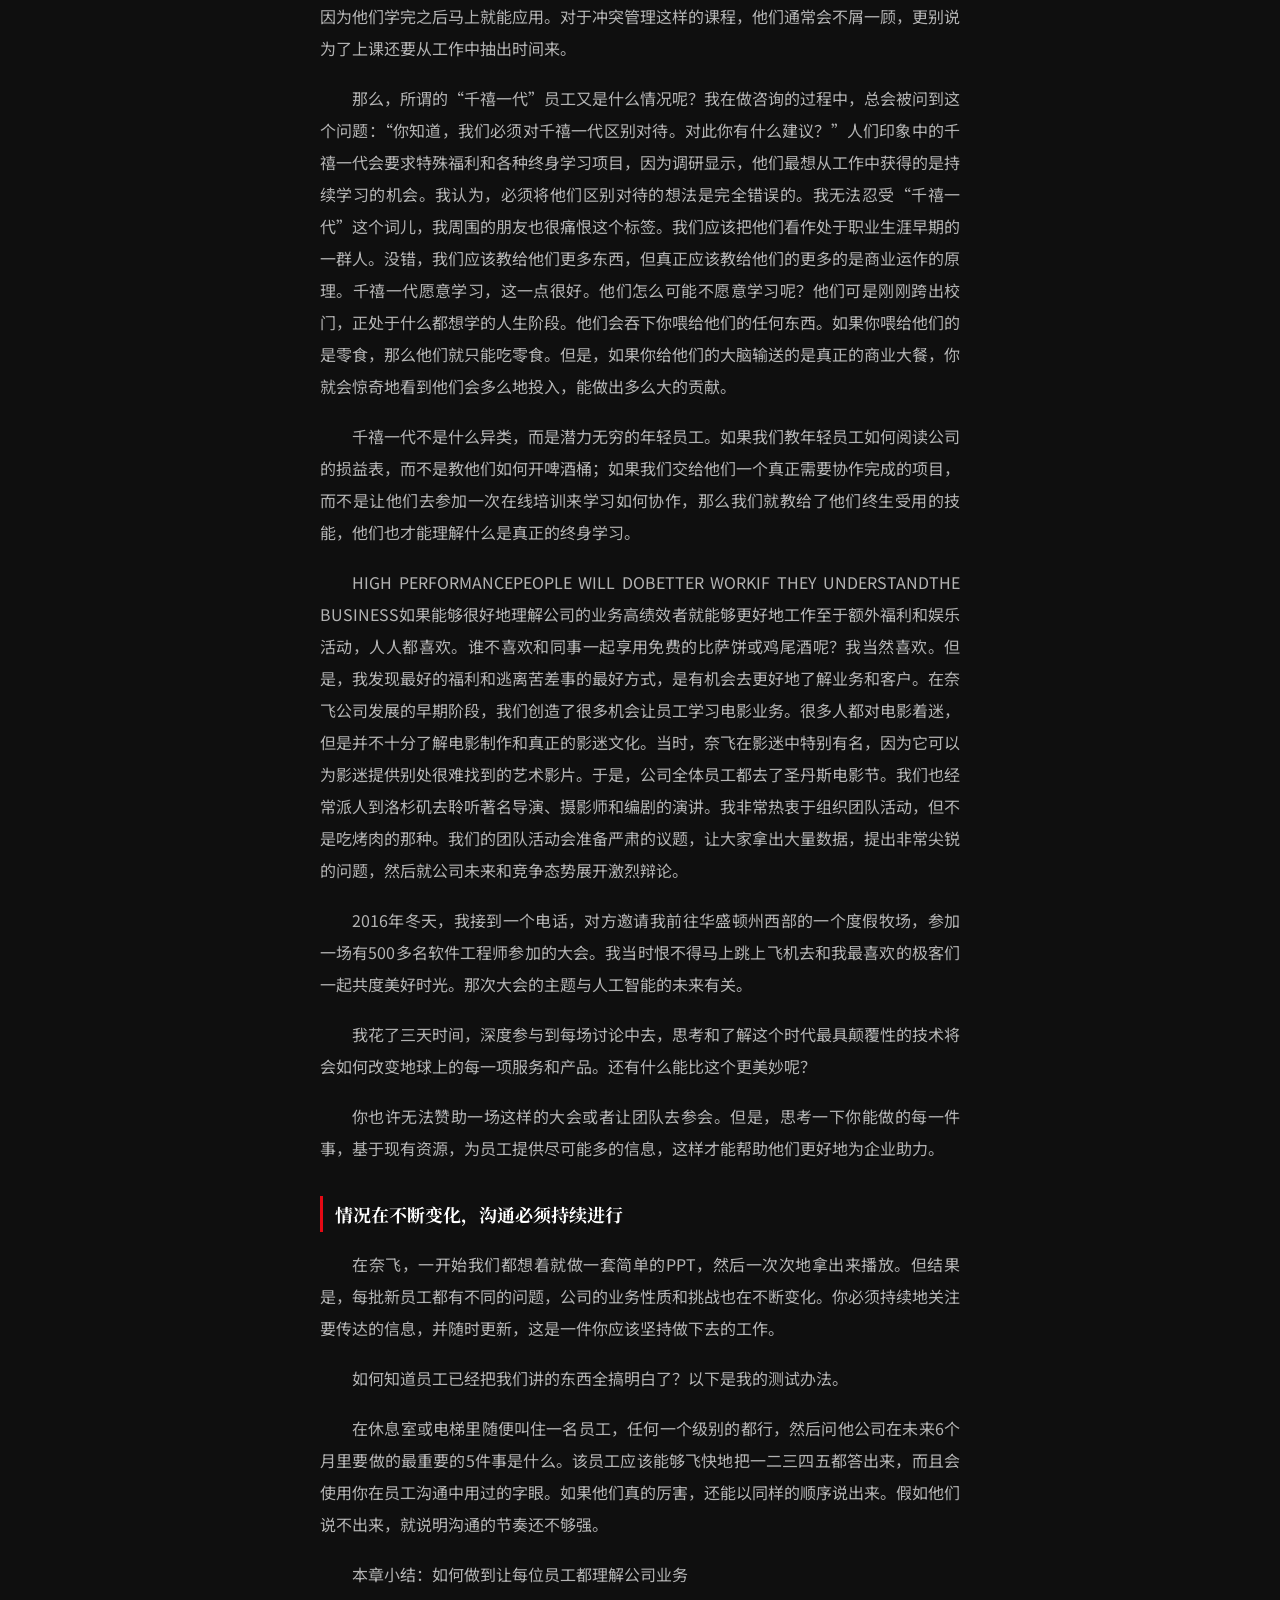
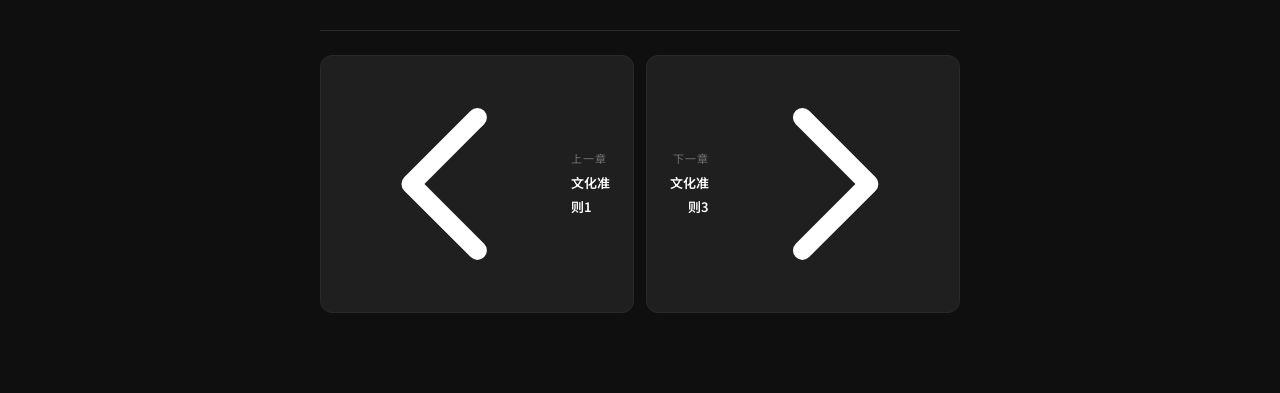
<file: netflix-culture/chapter-c2.html>
<!DOCTYPE html>
<html lang="zh-CN">
<head>
<meta charset="UTF-8">
<meta name="viewport" content="width=device-width, initial-scale=1.0, maximum-scale=1.0, user-scalable=no">
<title>文化准则2 - 奈飞文化手册</title>
<link rel="preconnect" href="https://fonts.googleapis.com">
<link rel="preconnect" href="https://fonts.gstatic.com" crossorigin>
<link href="https://fonts.googleapis.com/css2?family=Noto+Serif+SC:wght@400;600;700&family=Noto+Sans+SC:wght@300;400;500;700&display=swap" rel="stylesheet">
<link rel="stylesheet" href="style.css">
</head>
<body>
<header class="header">
  <div class="header-left">
    <a href="index.html" class="header-btn" aria-label="返回"><svg fill="none" stroke="currentColor" stroke-width="2" viewBox="0 0 24 24"><path stroke-linecap="round" stroke-linejoin="round" d="M15 19l-7-7 7-7"/></svg></a>
  </div>
  <div class="header-title">要让每个人都理解公司业务</div>
  <div class="header-right">
    <button class="header-btn" onclick="toggleTOC()" aria-label="目录"><svg fill="none" stroke="currentColor" stroke-width="2" viewBox="0 0 24 24"><path stroke-linecap="round" stroke-linejoin="round" d="M4 6h16M4 12h16M4 18h16"/></svg></button>
    <button class="header-btn" onclick="toggleSettings()" aria-label="设置"><svg fill="none" stroke="currentColor" stroke-width="2" viewBox="0 0 24 24"><circle cx="12" cy="12" r="3"/><path stroke-linecap="round" stroke-linejoin="round" d="M19.4 15a1.65 1.65 0 0 0 .33 1.82l.06.06a2 2 0 0 1 0 2.83 2 2 0 0 1-2.83 0l-.06-.06a1.65 1.65 0 0 0-1.82-.33 1.65 1.65 0 0 0-1 1.51V21a2 2 0 0 1-2 2 2 2 0 0 1-2-2v-.09A1.65 1.65 0 0 0 9 19.4a1.65 1.65 0 0 0-1.82.33l-.06.06a2 2 0 0 1-2.83 0 2 2 0 0 1 0-2.83l.06-.06a1.65 1.65 0 0 0 .33-1.82 1.65 1.65 0 0 0-1.51-1H3a2 2 0 0 1-2-2 2 2 0 0 1 2-2h.09A1.65 1.65 0 0 0 4.6 9a1.65 1.65 0 0 0-.33-1.82l-.06-.06a2 2 0 0 1 0-2.83 2 2 0 0 1 2.83 0l.06.06a1.65 1.65 0 0 0 1.82.33H9a1.65 1.65 0 0 0 1-1.51V3a2 2 0 0 1 2-2 2 2 0 0 1 2 2v.09a1.65 1.65 0 0 0 1 1.51 1.65 1.65 0 0 0 1.82-.33l.06-.06a2 2 0 0 1 2.83 0 2 2 0 0 1 0 2.83l-.06.06a1.65 1.65 0 0 0-.33 1.82V9a1.65 1.65 0 0 0 1.51 1H21a2 2 0 0 1 2 2 2 2 0 0 1-2 2h-.09a1.65 1.65 0 0 0-1.51 1z"/></svg></button>
  </div>
</header>

<div class="progress-bar"><div class="progress-fill" id="progressFill"></div></div>

<main class="chapter-main" id="chapterMain">
  <div class="chapter-container">
    <div class="chapter-hero animate-in">
      <div class="chapter-label">文化准则2</div>
      <h1 class="chapter-title">要让每个人都理解公司业务</h1>
      <div class="chapter-pages">P15-21</div>
    </div>
    
    <article class="article animate-in delay-1" id="article">
      <div class="quote"><p>在我建议尽可能取消流程和审批的时候，总是会听到这样的问题：“那该怎么做呢？这怎么可能呢？该拿什么来替代这些规则、流程、审批、手续和许可呢？”我的答复是：“就要做的工作的情况进行清晰而持续的沟通。”我告诉员工：</p></div>
<div class="quote"><p>“这是我们现在面临的情况，那是我们需要去实现的目标。”管理者越是花更多的时间去详尽、透彻地沟通亟待完成的工作任务、面临的挑战以及竞争环境，那些政策、审批和激励措施就越不重要。</p></div>
<p>即便你无法自由地取消那些政策、流程和年度评估，你依然可以就业务挑战和员工如何面对挑战展开更加清晰、公开、坦诚和持续的沟通。这样做会更加及时地提升绩效，并能灵活地调整工作目标。而且，还能鼓励大家提出问题和分享观点，引出价值连城的洞见，帮助公司完善产品、客户服务以及业务本身。当我自己开始深入学习奈飞的业务时，我深刻地体会到让每位员工都真正理解业务是多么的重要。</p>
<h3>培养基层员工的高层视角</h3>
<p>我在太阳计算机系统公司工作时，公司里有370名人力资源专员。370名啊！而这些人基本上都与业务脱节，无法告诉别人公司是做什么的。我们当时的主要工作就是搞一些庆祝活动。我们的工作有一半是娱乐大众，另一半是提供人力资源服务。这真的很有趣，却多少有点儿空洞。我们一直希望能够赢得更多的尊重和认可。</p>
<p>当我完全投入到帮助奈飞成长这件事之后，我开始因为工作而兴奋。我当初答应接受这份工作有一个前提条件，就是我不能只是一名人力资源主管。我要直接向哈斯廷斯汇报，成为高管团队的一员。这就意味着我必须快速深入地了解公司是如何运作的。随后，我开始认识到若所有员工都能对公司业务有统一的认识，这将会带来多么大的价值。杰克·斯塔克(Jack Stack)和波·伯林翰(Bo Burlingham)合著的<em>《伟大的博弈》</em>(The Great Game of Business)一书中提出了开放式管理的观点，令哈斯廷斯和我深受启发。在奈飞将业务模式从邮寄DVD模式调整为订阅模式的过程中，我深刻体会到了管理透明的重要性。</p>
<p>一天早上，哈斯廷斯和我拼车去上班，在路上，他热情洋溢地谈论从租赁收费服务模式到订阅模式的转变，并为此兴奋不已。我对他说：“好了，好了！我明白你在说什么。我知道当你这个样子的时候，接下来会发生什么。你确定你判断正确，对吗？”我知道大部分员工都不喜欢变化，但也深知哈斯廷斯无论如何都会这么做，因为他相信这样做对公司业务来说是正确的。显然，变革会带来阵痛。变革可不仅仅是修改一下网站上的条款，而是必须改变发货方式、计费模式，以及公司的整个结构、部门设置、主管和销售人员配备。我们还必须引入大量新人进行技术开发、服务订阅客户，并更好地利用公司不断积累的海量用户数据。在这些领域，我们当时面对着一个强大的竞争对手，它就是百视达公司，它的规模是我们的上百倍。</p>
<div class="takeaway"><div class="takeaway-title">核心启示</div><p>对我来说，很美妙的一件事就是，业务模式发生如此重大的转变，使得我必须非常专注于两件事。</p></div>
<p>第一，我必须深入理解新业务模式，以及这里面有哪些利益攸关的地方。订阅是一场数字竞赛，只有在前期投入之后，营业额才会随着时间的推移而增加。我知道这是一个很大的赌注。我们必须投入巨资来获取第一批订阅用户，才可能获取更多的用户，这些新用户带来的收入又可以让公司进行下一次扩张。这就是奈飞的基本业务模式：为了将来的收益做前期投资。在成长阶段的大量花费，意味着我们必须快速让该业务模式发挥作用。</p>
<div class="quote"><p>第二，让新业务模式有效运作的紧迫性意味着，我必须帮助公司里的其他人也理解这个新模式。当时，公司员工知道的仅有的业务模式关键词就是到期日和滞纳金。当哈斯廷斯建议采用一种没有到期日和滞纳金的订阅方式时，大家都觉得很可怕。毕竟，滞纳金就是百视达快迅发展的引擎。当我们表示不向用户收费时，公司里每个人都在问：“这怎么行得通呢？”</p></div>
<p>我爱上了成为一名业务人员的感觉，我不再想成为一名满脸堆笑的人力资源主管。我也喜欢清晰、全面地向每一位员工解释公司的决策理由、员工怎样以最佳方式参与到公司目标的实现中去，以及公司面临着什么样的障碍等。</p>
<div class="quote"><p>我的“顿悟时刻”让我想起了我的儿子6岁踢足球的时候。我丈夫是一名足球教练，因此我去观摩过很多场练习赛。</p></div>
<div class="quote"><p>看小孩子踢足球真是让人百感交集，所有人都围着球挤作一团。去看球队第一次比赛的路上，我在车上问丈夫：“你们这场比赛的策略是什么？”他说：“我会尽全力让场上的队员同时朝着同一个方向移动。”我回答说：“嗯，这应该不难。”他说：“是的，但是在下半场，他们就必须朝反方向跑。”后来，世界杯举行时，我带着孩子们去观战。他们观看比赛时忽然意识到，原来传球是这样的！我想，做业务也是这个道理。</p></div>
<p>员工需要以高层管理者的视角看事物，以便感受到自己与所有层级、所有部门都必须解决的问题有真正的联系，这样公司才能发现每个环节上的问题和机会，并采取有效行动。具有讽刺意味的是，公司在各种培训项目上投入巨大，花了大量时间和精力去激励员工和评估绩效，但是却没能真正向员工解释清楚业务是如何运行的。</p>
<h3>保持沟通的强节奏</h3>
<p>显然，当业务变得更加复杂的时候，沟通业务的运作原理也会变得越发复杂，特别是涉及到未来的发展轨迹时。要做到有效沟通，让公司领导者和人力资源部门高管指导全体管理者持续不断地进行沟通，需要花费时间。我把建立沟通的关键叫作沟通的强节奏，这需要实验和练习。</p>
<p>有一段时间，哈斯廷斯和我会在一间会议室里与新员工面谈，10个人一组。大家会讨论一份PPT，这份PPT就是我们制作<em>《奈飞文化集》</em>的开始。我们对新员工说：“这是你们的小抄。它应该成为你们对彼此的期望，也绝对是管理层对你们的期望。”后来，我们成立了“新员工大学”。每个季度有一整天，每个部门的负责人都会来做一个小时的分享，讲解他们各自业务领域内的重大问题和发展。成立新员工大学这个提议来自辛迪·霍兰德(Cindy Holland)，她现在是负责内容获取和原创连续剧的副总裁。霍兰德和我旁听过公司高管层向一群投资者演示的管理报告，她感觉自己从中学到了很多，然后她来找我，问道：“我们既然可以与一群陌生人沟通这些困难的工作，为什么不跟自己人沟通呢？”于是，我们向全员推出了这种沟通方式。</p>
<p>奈飞的员工回忆起在新员工大学里吸收新信息的情形时都会怀着一种敬畏之情，他们说那就像是用消防水喉直接灌水喝。他们可以听到详细的介绍，包括每个部门的指标和成果，这不但帮助他们深入了解了公司业务，还让他们认识了来自不同业务领域的负责人。更有意义的是，新员工可以向这些负责人提问。</p>
<h3>双向沟通，注入好奇文化</h3>
<p>双向沟通至关重要。员工必须能够提出问题、批评和其他意见。在理想情况下，员工应该可以对上至CEO在内的所有管理者提问。在新员工大学，我们会在上课之前对学员说：“今天和你事先预想的可能不太一样。如果你不提问，你就不会得到答案。”现在回想起来，我意识到这是我们为公司的成功所做的非常关键的一项前期准备工作。它相当于给各个层级的员工一种许可，让他们可以不受约束地提问并获得澄清，无论提问内容是关于管理层对他们的期望的，还是关于管理层的某项决议的。这样做不仅能帮助员工更好地获取信息，而且逐渐在公司内部注入了一种好奇文化。这意味着管理者经常会因为有人问了一个好问题而收获一些重要的领悟。</p>
<div class="quote"><p>这里有一个很好的案例。在新员工大学，泰德·萨兰多斯解释了什么是“窗口期”。这个术语在这儿是指为了分销影片而发展出来的一套传统体系：电影首先在电影院上映，然后才进入酒店，再录制成DVD，这个时候奈飞就可以通过竞价获得该影片的播放权。在问答环节，有工程师问泰德：“为什么窗口期会是这样？看起来挺蠢的。”泰德一下子被问住了。</p></div>
<div class="quote"><p>他意识到，尽管这就是业内的常规做法，但他真不知道原因是什么。所以他坦然答道：“我不知道。”</p></div>
<div class="quote"><p>泰德告诉我，这个问题一直在他心中挥之不去，并且促使他对窗口期发起各种挑战，“多年以后，我坦然地一下子发布了一部连续剧的所有剧集，即便美国的电视业从未有人这么做过。”</p></div>
<div class="takeaway"><div class="takeaway-title">核心启示</div><p>永远不要低估问题与想法的价值，无论它们是哪一个层级的员工提出的。</p></div>
<h3>员工的无知，是管理者的失职</h3>
<div class="quote"><p>你一定有过这样的经历：你向某支团队成员解释业务内容，然后他问了你一个问题，你心想，这个人对业务真是一无所知！好了，如果下次再发生这样的情况，我希望你对自己说：“等等，没错，这个人是一无所知，他不知道我所知道的东西，所以我必须要告诉他。”</p></div>
<p>在奈飞，由于业务发展非常迅速以及技术性非常强，时常会出现很多问题。当我告诉部门管理者，他们应该多多帮助团队成员来理解问题时，经常遭到反驳。这些管理者会说：“我试着跟员工解释过了，但是他太笨了，听不懂。”这时我总会回答道：“嗯，那是因为你把事情搞得太复杂了，所以别人理解不了。”我会告诉他们这样一条规则：就像跟你妈妈解释一件事情一样去解释一个问题。因为这些年来，每当我流利地操着人力资源术语给我妈妈讲自己正在牵头负责的人力资源工作时，她都会对我说：“亲爱的，这听起来好蠢。”她总是对的。</p>
<p>用简单直白的方式对业务进行详细解释并非一桩易事，但是这样做的回报巨大。在做咨询工作时，为了讲清楚这一点，我经常会询问那些带领客服团队的企业管理者：</p>
<p>你认为你的客服代表对公司的业务运作机制了解多少？</p>
<p>他们理解业务面临的最紧要的问题吗？</p>
<p>你认为他们对自己的工作为公司所贡献的利润了解多少？</p>
<p>现在，尽管大家天天都在讲要提升客户体验，但你知道企业在客户服务上犯错的频率有多高吗？研究调查发现了大量让人震惊的数据。据报道，78%的消费者会因为一次糟糕的客服体验而无法完成购买或其他交易，美国企业每年因此受到的损失总计高达620亿美元。研究也显示，一次糟糕的客服体验通过口耳相传造成的影响是一次良好的客服体验的影响的两倍。这是一个必须要依靠人来解决的问题。尽管现在可以通过电脑程序或预编程的问答系统来提供客户服务，然而面对面服务或语音服务还是最有效的。</p>
<p>任何一家拥有客服部门的公司如果希望该团队高度敬业，第一步就是教客服人员阅读公司的损益表。当然，一般来说，客服人员是最后接触到损益情况的人。毕竟，大多数客服人员并不会在公司待很长时间，对吗？他们处于图腾柱上最底端的位置。然而，所有的商业成功从根本上来说都是来自口碑营销的推动的。和客户有直接联系的员工必须理解，他们和客户的每一次互动都会导致这个客户告诉下一个人要不要使用公司的产品或服务，而这种宣传还是免费的。客服团队的每一个人从第一天起就应该理解，他们为客户带来的体验是如何直接影响公司利润的。把这个搞清楚并不难，每家公司都测算过客户获取的成本，因为原有客户推荐而成为公司客户的每一个人，都为公司省下了一笔费用。每家公司都可以和客服人员分享这种信息，作为让他们了解整体业务的一部分。</p>
<div class="quote"><p>当我建议公司与员工分享业务细节的时候，有时会得到这样的回答：只有聪明人才能够理解这种信息，也只有他们才想要了解这些信息。我发现，高管中存在一种偏见，他们认为理解这些信息是“MBA们的事”，而“那些人”不会对此感兴趣，也搞不懂这些信息。我的回答是那就别雇用那么“笨”的人。最好不要去臆想员工很笨，而是要考虑到另外一种情况：如果员工做了愚蠢的事情，要么是未被告知相关信息，要么是被告知了错误信息。</p></div>
<p>不过，只有在员工晋升到较高级别后才能告诉他们有关公司业务的负面信息，这一点肯定没错了吧？如果得知部门陷入了困境，公司正在艰难地为一个新产品开拓市场，员工会惊慌失措吗？真的能够信任他们并告诉他们这么多信息吗？当然，有些信息还是必须要保密的，但是你绝对可以把公司目前所处竞争的激烈程度以及面临的重大挑战告诉员工。</p>
<p>具有讽刺意味的是，公司和全体员工分享的有关战略、运营和成果的信息通常少得可怜。毕竟，现在上市公司的信息是完全公开的，那为什么财报电话会议上的投资者就应该比公司的员工更了解本公司的发展情况呢？我认为，公司如果能够面向全体员工举行一次类似财报电话会议那样的活动，是再好不过的。事实上，为什么不让员工直接收听公司的财报电话会议呢？</p>
<p>如果你不把信息告诉员工，那么他们就很有可能会从其他地方获得这些信息。如果你不告诉他们公司的业务表现如何、战略是什么、面临的挑战是什么以及业绩如何，他们就会从别处获得这类信息，要么从同样信息不足的同事那里，要么从网上，而网络可是最喜欢传播末日谣言或添油加醋的阴谋论的地方。</p>
<h3>让员工学习冲突管理，不如让他们学习业务运作</h3>
<p>太多公司花了太多的钱让员工从工作中抽出大量时间去参加培训，而这种时间、金钱和努力大多都被用错了地方。正如体育教练说的，提高成绩的最好办法就是参加比赛。</p>
<div class="quote"><p>不久前，我在为一家我喜欢的公司做咨询时，员工培训负责人告诉我，他们的年轻员工需要学习如何成为更好的管理者。我问：“他们需要学些什么呢？”负责人回答说：“呃，他们需要成为更好的管理者。”我问：“具体做什么呢？”</p></div>
<p>她说：“管理。”我继续追问：“但是，是哪些方面呢？”她回答说：“呃，我们准备开两门课来讲冲突管理和人际沟通。”这两门课可能是所有培训课里面最受欢迎的，我相信它们帮助很多人成为了更好的管理者。但是，如果让我挑选一门课来面向公司全员讲授，无论学员是不是管理者，我会选公司业务运作和客户服务的基础知识。这才是员工最需要的信息，因为他们学完之后马上就能应用。对于冲突管理这样的课程，他们通常会不屑一顾，更别说为了上课还要从工作中抽出时间来。</p>
<p>那么，所谓的“千禧一代”员工又是什么情况呢？我在做咨询的过程中，总会被问到这个问题：“你知道，我们必须对千禧一代区别对待。对此你有什么建议？”人们印象中的千禧一代会要求特殊福利和各种终身学习项目，因为调研显示，他们最想从工作中获得的是持续学习的机会。我认为，必须将他们区别对待的想法是完全错误的。我无法忍受“千禧一代”这个词儿，我周围的朋友也很痛恨这个标签。我们应该把他们看作处于职业生涯早期的一群人。没错，我们应该教给他们更多东西，但真正应该教给他们的更多的是商业运作的原理。千禧一代愿意学习，这一点很好。他们怎么可能不愿意学习呢？他们可是刚刚跨出校门，正处于什么都想学的人生阶段。他们会吞下你喂给他们的任何东西。如果你喂给他们的是零食，那么他们就只能吃零食。但是，如果你给他们的大脑输送的是真正的商业大餐，你就会惊奇地看到他们会多么地投入，能做出多么大的贡献。</p>
<p>千禧一代不是什么异类，而是潜力无穷的年轻员工。如果我们教年轻员工如何阅读公司的损益表，而不是教他们如何开啤酒桶；如果我们交给他们一个真正需要协作完成的项目，而不是让他们去参加一次在线培训来学习如何协作，那么我们就教给了他们终生受用的技能，他们也才能理解什么是真正的终身学习。</p>
<p>HIGH PERFORMANCEPEOPLE WILL DOBETTER WORKIF THEY UNDERSTANDTHE BUSINESS如果能够很好地理解公司的业务高绩效者就能够更好地工作至于额外福利和娱乐活动，人人都喜欢。谁不喜欢和同事一起享用免费的比萨饼或鸡尾酒呢？我当然喜欢。但是，我发现最好的福利和逃离苦差事的最好方式，是有机会去更好地了解业务和客户。在奈飞公司发展的早期阶段，我们创造了很多机会让员工学习电影业务。很多人都对电影着迷，但是并不十分了解电影制作和真正的影迷文化。当时，奈飞在影迷中特别有名，因为它可以为影迷提供别处很难找到的艺术影片。于是，公司全体员工都去了圣丹斯电影节。我们也经常派人到洛杉矶去聆听著名导演、摄影师和编剧的演讲。我非常热衷于组织团队活动，但不是吃烤肉的那种。我们的团队活动会准备严肃的议题，让大家拿出大量数据，提出非常尖锐的问题，然后就公司未来和竞争态势展开激烈辩论。</p>
<p>2016年冬天，我接到一个电话，对方邀请我前往华盛顿州西部的一个度假牧场，参加一场有500多名软件工程师参加的大会。我当时恨不得马上跳上飞机去和我最喜欢的极客们一起共度美好时光。那次大会的主题与人工智能的未来有关。</p>
<p>我花了三天时间，深度参与到每场讨论中去，思考和了解这个时代最具颠覆性的技术将会如何改变地球上的每一项服务和产品。还有什么能比这个更美妙呢？</p>
<p>你也许无法赞助一场这样的大会或者让团队去参会。但是，思考一下你能做的每一件事，基于现有资源，为员工提供尽可能多的信息，这样才能帮助他们更好地为企业助力。</p>
<h3>情况在不断变化，沟通必须持续进行</h3>
<p>在奈飞，一开始我们都想着就做一套简单的PPT，然后一次次地拿出来播放。但结果是，每批新员工都有不同的问题，公司的业务性质和挑战也在不断变化。你必须持续地关注要传达的信息，并随时更新，这是一件你应该坚持做下去的工作。</p>
<p>如何知道员工已经把我们讲的东西全搞明白了？以下是我的测试办法。</p>
<p>在休息室或电梯里随便叫住一名员工，任何一个级别的都行，然后问他公司在未来6个月里要做的最重要的5件事是什么。该员工应该能够飞快地把一二三四五都答出来，而且会使用你在员工沟通中用过的字眼。如果他们真的厉害，还能以同样的顺序说出来。假如他们说不出来，就说明沟通的节奏还不够强。</p>
<p>本章小结：如何做到让每位员工都理解公司业务</p>
    </article>
    
    <div class="chapter-nav">
      <a href="chapter-c1.html" class="chapter-nav-btn">
          <svg fill="none" stroke="currentColor" stroke-width="2" viewBox="0 0 24 24"><path stroke-linecap="round" stroke-linejoin="round" d="M15 19l-7-7 7-7"/></svg>
          <div>
            <div class="chapter-nav-label">上一章</div>
            <div class="chapter-nav-title">文化准则1</div>
          </div>
        </a>
      <a href="chapter-c3.html" class="chapter-nav-btn next">
          <div>
            <div class="chapter-nav-label">下一章</div>
            <div class="chapter-nav-title">文化准则3</div>
          </div>
          <svg fill="none" stroke="currentColor" stroke-width="2" viewBox="0 0 24 24"><path stroke-linecap="round" stroke-linejoin="round" d="M9 5l7 7-7 7"/></svg>
        </a>
    </div>
  </div>
</main>

<div class="settings-overlay" id="tocOverlay" onclick="toggleTOC()"></div>
<aside class="toc-drawer" id="tocDrawer">
  <div class="toc-drawer-header">
    <div class="toc-drawer-title">目录</div>
    <button class="toc-drawer-close" onclick="toggleTOC()"><svg fill="none" stroke="currentColor" stroke-width="2" viewBox="0 0 24 24"><path stroke-linecap="round" stroke-linejoin="round" d="M6 18L18 6M6 6l12 12"/></svg></button>
  </div>
  <div class="toc-drawer-list">
    <a href="index.html" class="toc-drawer-item">
      <div class="toc-drawer-item-title">封面</div>
      <div class="toc-drawer-item-sub">奈飞文化手册</div>
    </a>
    <a href="chapter-preface.html" class="toc-drawer-item">
          <div class="toc-drawer-item-title">推荐序</div>
          <div class="toc-drawer-item-sub">毛大庆 / 龚宇</div>
        </a><a href="chapter-intro.html" class="toc-drawer-item">
          <div class="toc-drawer-item-title">前言</div>
          <div class="toc-drawer-item-sub">自由与责任，奈飞文化的核心</div>
        </a><a href="chapter-c1.html" class="toc-drawer-item">
          <div class="toc-drawer-item-title">文化准则1</div>
          <div class="toc-drawer-item-sub">我们只招成年人</div>
        </a><a href="chapter-c2.html" class="toc-drawer-item active">
          <div class="toc-drawer-item-title">文化准则2</div>
          <div class="toc-drawer-item-sub">要让每个人都理解公司业务</div>
        </a><a href="chapter-c3.html" class="toc-drawer-item">
          <div class="toc-drawer-item-title">文化准则3</div>
          <div class="toc-drawer-item-sub">绝对坦诚，才能获得真正高效的反馈</div>
        </a><a href="chapter-c4.html" class="toc-drawer-item">
          <div class="toc-drawer-item-title">文化准则4</div>
          <div class="toc-drawer-item-sub">只有事实才能捍卫观点</div>
        </a><a href="chapter-c5.html" class="toc-drawer-item">
          <div class="toc-drawer-item-title">文化准则5</div>
          <div class="toc-drawer-item-sub">现在就开始组建你未来需要的团队</div>
        </a><a href="chapter-c6.html" class="toc-drawer-item">
          <div class="toc-drawer-item-title">文化准则6</div>
          <div class="toc-drawer-item-sub">员工与岗位的关系，不是匹配而是高度匹配</div>
        </a><a href="chapter-c7.html" class="toc-drawer-item">
          <div class="toc-drawer-item-title">文化准则7</div>
          <div class="toc-drawer-item-sub">按照员工带来的价值付薪</div>
        </a><a href="chapter-c8.html" class="toc-drawer-item">
          <div class="toc-drawer-item-title">文化准则8</div>
          <div class="toc-drawer-item-sub">离开时要好好说再见</div>
        </a><a href="chapter-epilogue.html" class="toc-drawer-item">
          <div class="toc-drawer-item-title">结语</div>
          <div class="toc-drawer-item-sub">文化即战略，创造你自己的管理新算法</div>
        </a>
  </div>
</aside>

<div class="settings-overlay" id="settingsOverlay" onclick="toggleSettings()"></div>
<div class="settings-panel" id="settingsPanel">
  <button class="settings-close" onclick="toggleSettings()"><svg fill="none" stroke="currentColor" stroke-width="2" viewBox="0 0 24 24"><path stroke-linecap="round" stroke-linejoin="round" d="M6 18L18 6M6 6l12 12"/></svg></button>
  <div class="settings-title">阅读设置</div>
  <div class="settings-row">
    <span class="settings-label">字体大小</span>
    <div class="settings-options">
      <button class="settings-opt" onclick="setFontSize(14)">小</button>
      <button class="settings-opt active" onclick="setFontSize(16)">中</button>
      <button class="settings-opt" onclick="setFontSize(18)">大</button>
    </div>
  </div>
  <div class="settings-row">
    <span class="settings-label">行间距</span>
    <div class="settings-options">
      <button class="settings-opt" onclick="setLineHeight(1.6)">紧凑</button>
      <button class="settings-opt active" onclick="setLineHeight(2)">标准</button>
      <button class="settings-opt" onclick="setLineHeight(2.4)">宽松</button>
    </div>
  </div>
</div>

<nav class="bottom-bar">
  <button class="bottom-btn" onclick="location.href='index.html'"><svg fill="none" stroke="currentColor" stroke-width="2" viewBox="0 0 24 24"><path stroke-linecap="round" stroke-linejoin="round" d="M3 12l2-2m0 0l7-7 7 7M5 10v10a1 1 0 001 1h3m10-11l2 2m-2-2v10a1 1 0 01-1 1h-3m-6 0a1 1 0 001-1v-4a1 1 0 011-1h2a1 1 0 011 1v4a1 1 0 001 1m-6 0h6"/></svg><span>目录</span></button>
  <button class="bottom-btn" onclick="toggleTOC()"><svg fill="none" stroke="currentColor" stroke-width="2" viewBox="0 0 24 24"><path stroke-linecap="round" stroke-linejoin="round" d="M4 6h16M4 12h16M4 18h16"/></svg><span>章节</span></button>
  <button class="bottom-btn" onclick="toggleSettings()"><svg fill="none" stroke="currentColor" stroke-width="2" viewBox="0 0 24 24"><path stroke-linecap="round" stroke-linejoin="round" d="M4 6h16M4 12h8m-8 6h16"/></svg><span>设置</span></button>
  <button class="bottom-btn" onclick="sharePage()"><svg fill="none" stroke="currentColor" stroke-width="2" viewBox="0 0 24 24"><path stroke-linecap="round" stroke-linejoin="round" d="M8.684 13.342C8.886 12.938 9 12.482 9 12c0-.482-.114-.938-.316-1.342m0 2.684a3 3 0 110-2.684m0 2.684l6.632 3.316m-6.632-6l6.632-3.316m0 0a3 3 0 105.367-2.684 3 3 0 00-5.367 2.684zm0 9.316a3 3 0 105.368 2.684 3 3 0 00-5.368-2.684z"/></svg><span>分享</span></button>
</nav>

<script>
const chapterId = 'c2';

function updateProgress() {
  const main = document.getElementById('chapterMain');
  const scrollTop = window.scrollY;
  const scrollHeight = main.scrollHeight + main.offsetTop - window.innerHeight;
  const progress = scrollHeight > 0 ? Math.min(100, (scrollTop / scrollHeight) * 100) : 0;
  document.getElementById('progressFill').style.width = progress + '%';
  localStorage.setItem('prog_' + chapterId, Math.round(progress));
}
window.addEventListener('scroll', updateProgress, { passive: true });
updateProgress();

function toggleSettings() {
  document.getElementById('settingsPanel').classList.toggle('open');
  document.getElementById('settingsOverlay').classList.toggle('open');
}

function toggleTOC() {
  document.getElementById('tocDrawer').classList.toggle('open');
  document.getElementById('tocOverlay').classList.toggle('open');
}

function setFontSize(size) {
  document.getElementById('article').style.fontSize = size + 'px';
  const btns = document.querySelectorAll('#settingsPanel .settings-opt');
  btns.forEach((btn, idx) => {
    if (idx < 3) btn.classList.toggle('active', 
      (size === 14 && idx === 0) || (size === 16 && idx === 1) || (size === 18 && idx === 2));
  });
  localStorage.setItem('fontSize', size);
}

function setLineHeight(lh) {
  document.getElementById('article').style.lineHeight = lh;
  const btns = document.querySelectorAll('#settingsPanel .settings-opt');
  btns.forEach((btn, idx) => {
    if (idx >= 3) btn.classList.toggle('active',
      (lh === 1.6 && idx === 3) || (lh === 2 && idx === 4) || (lh === 2.4 && idx === 5));
  });
  localStorage.setItem('lineHeight', lh);
}

const savedFont = localStorage.getItem('fontSize');
const savedLH = localStorage.getItem('lineHeight');
if (savedFont) setFontSize(parseInt(savedFont));
if (savedLH) setLineHeight(parseFloat(savedLH));

function sharePage() {
  const url = window.location.href;
  const title = document.title;
  if (navigator.share) {
    navigator.share({ title: title, url: url }).catch(() => {});
  } else {
    navigator.clipboard.writeText(url).then(() => alert('链接已复制'));
  }
}
</script>
</body>
</html>
</file>
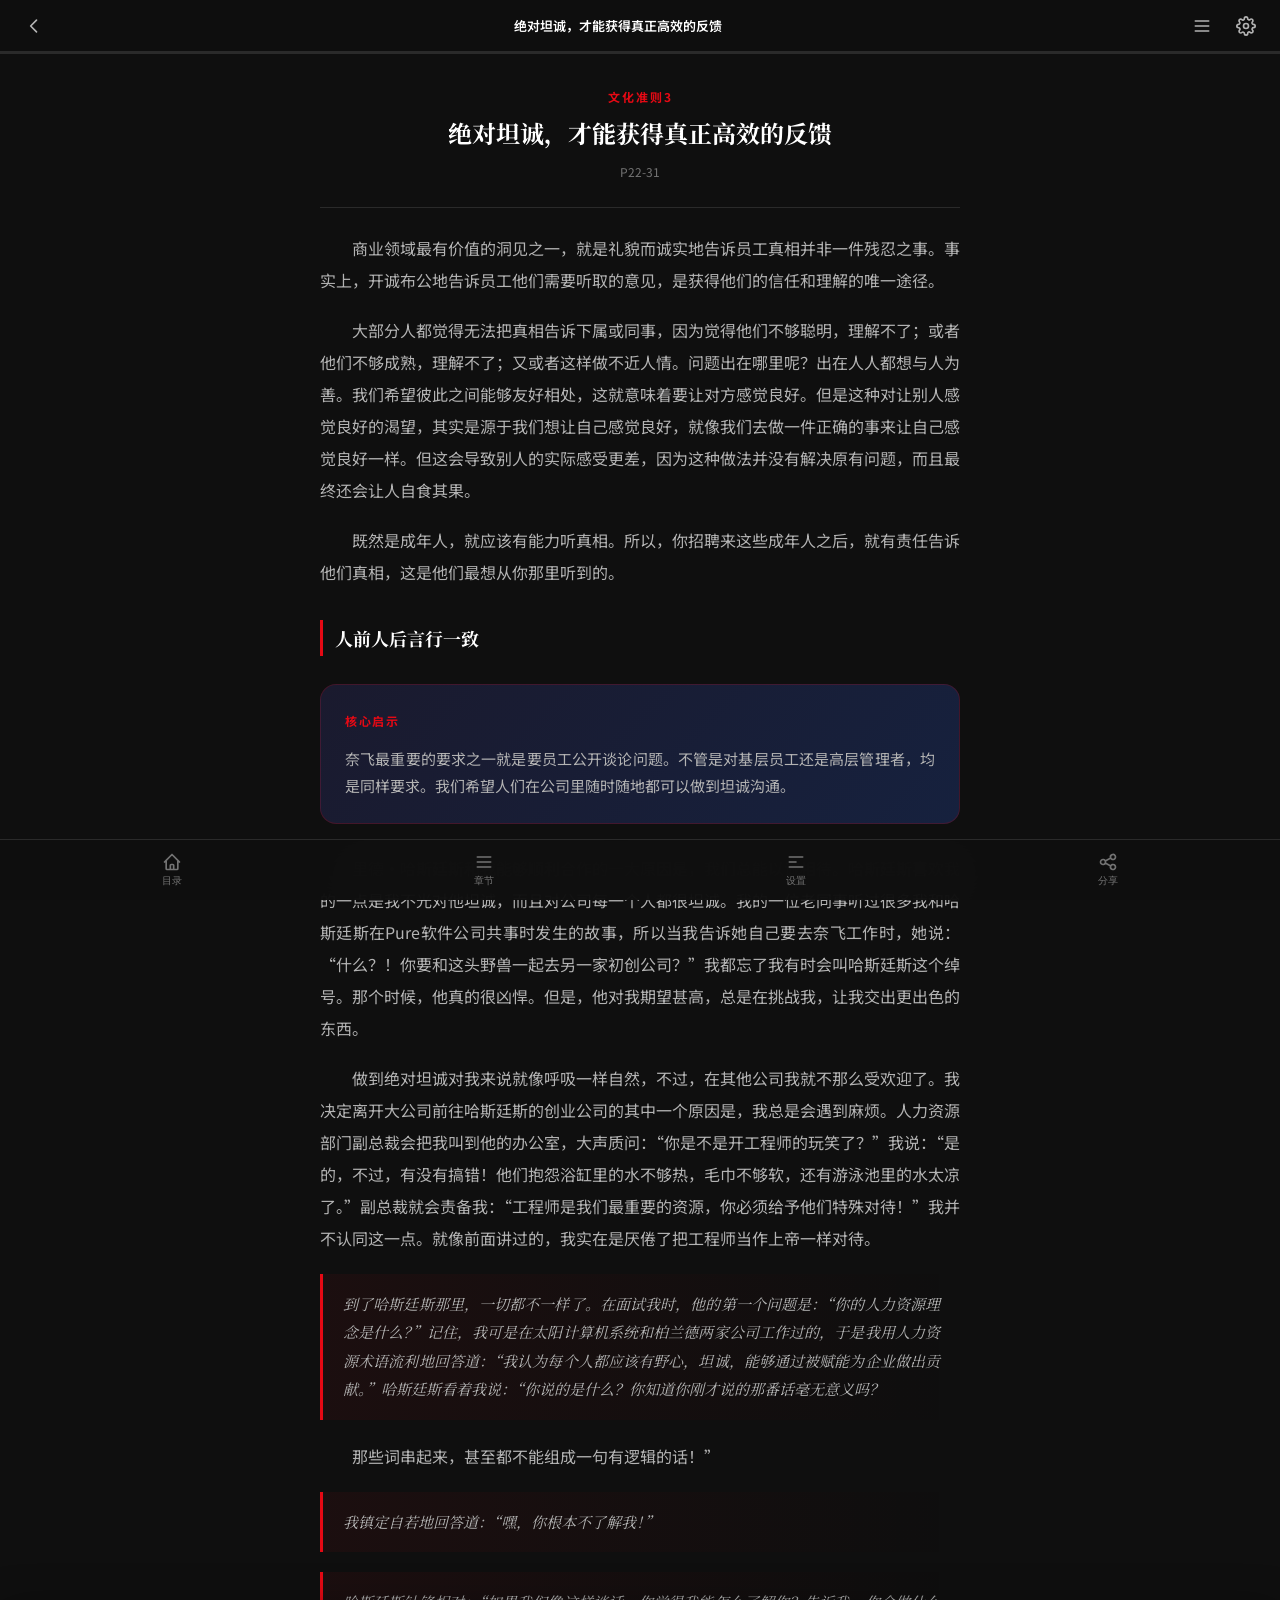
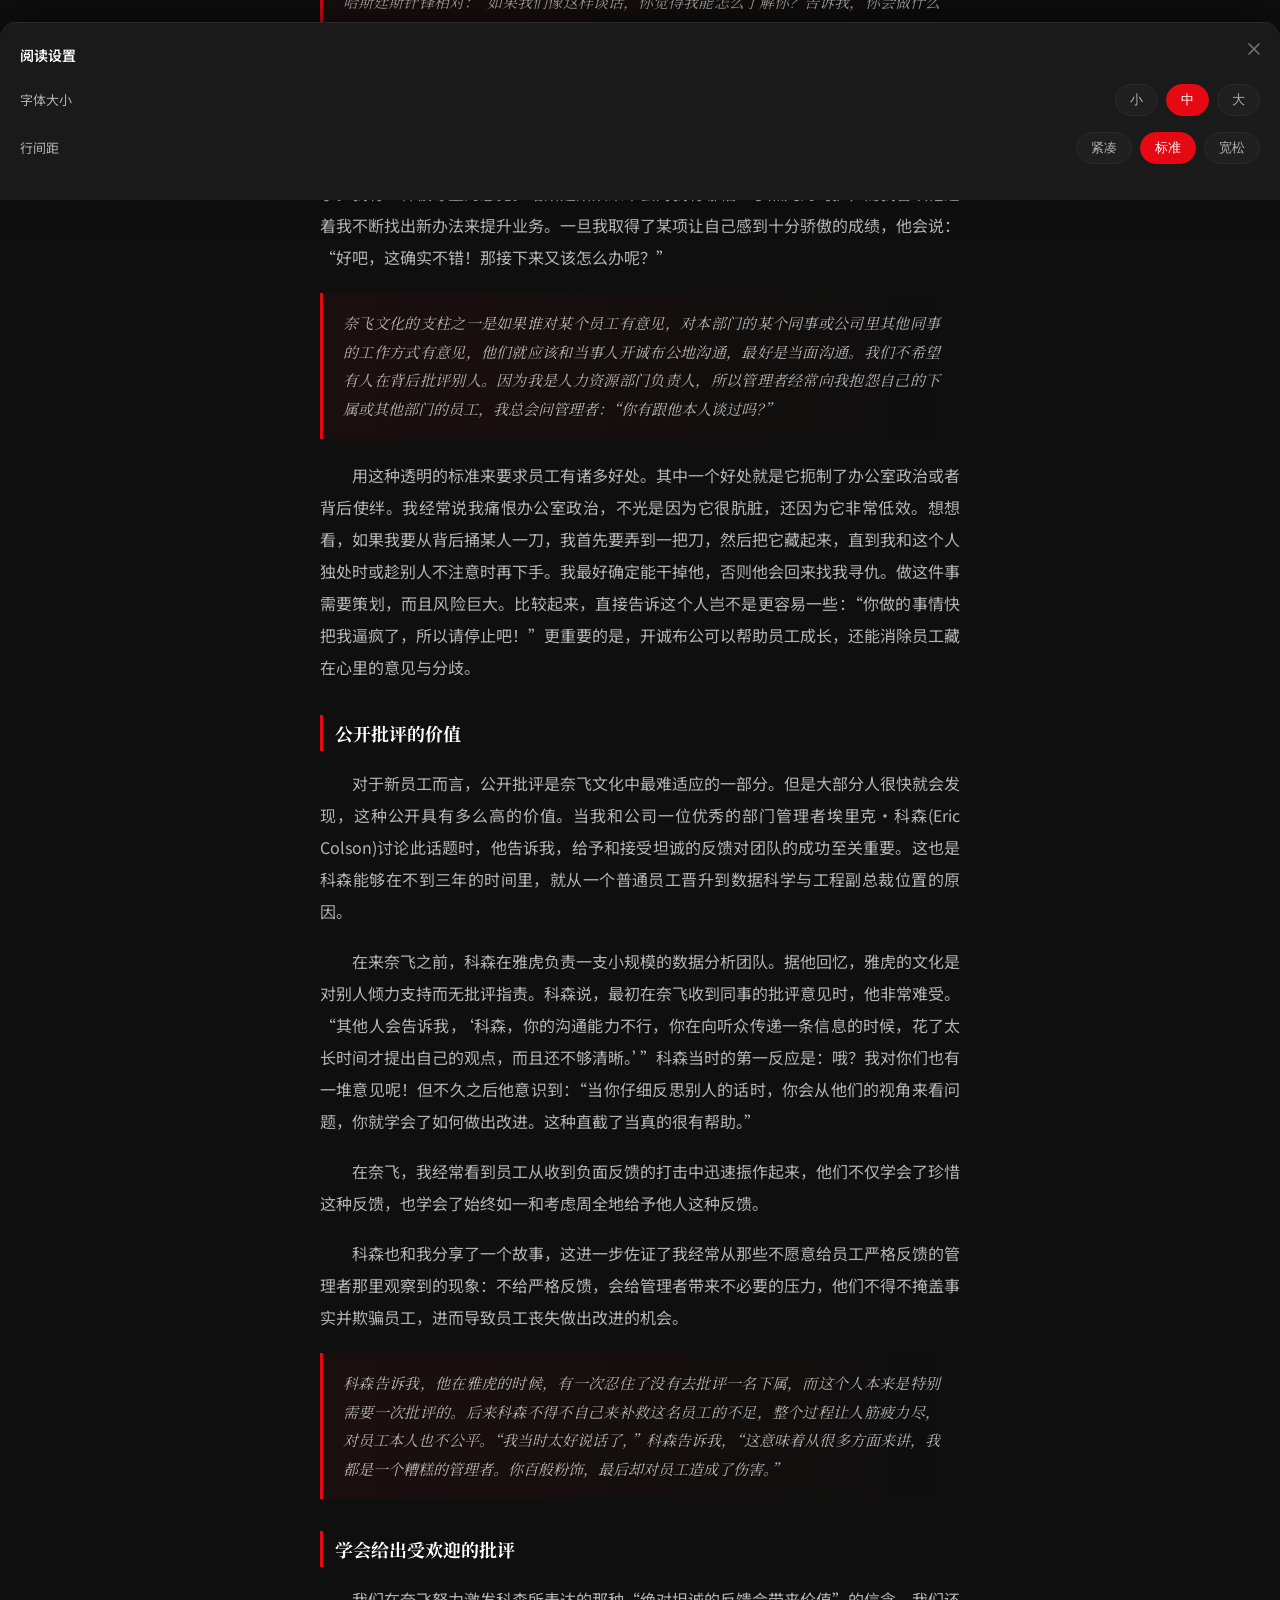
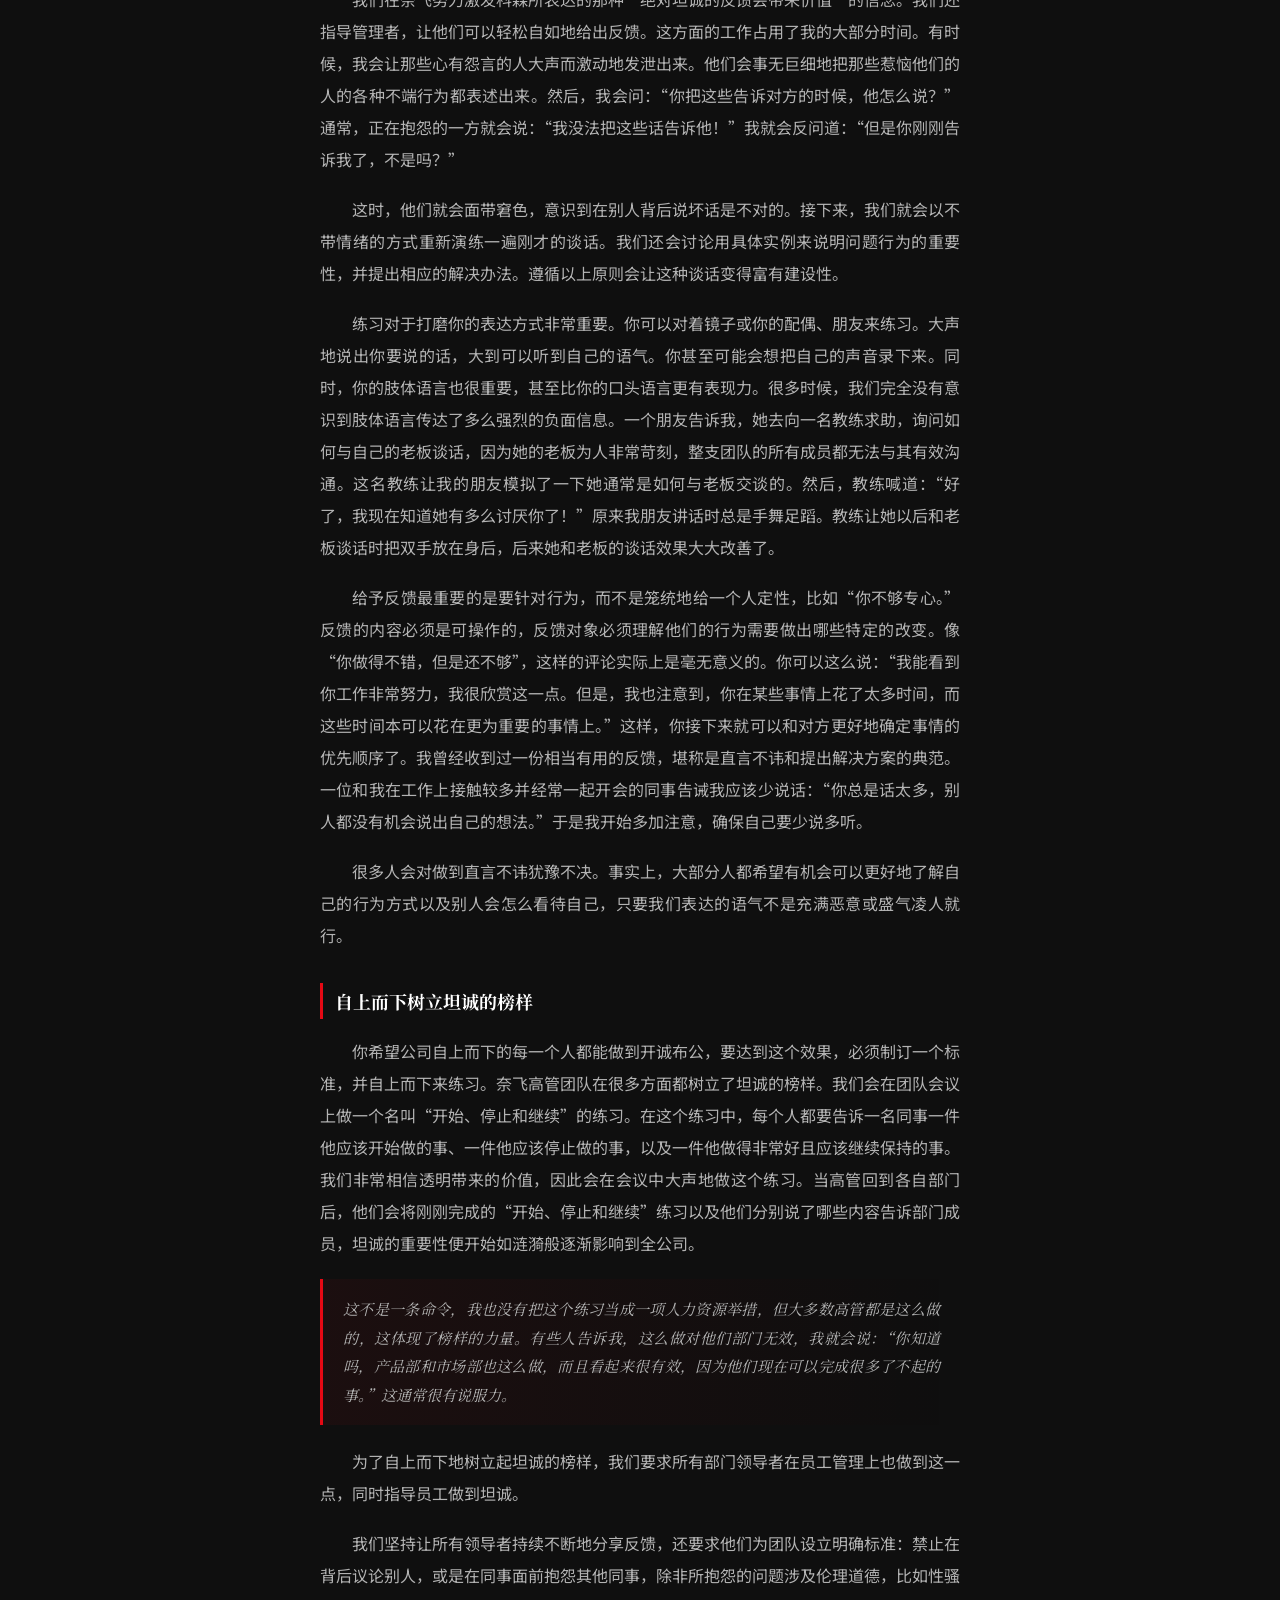
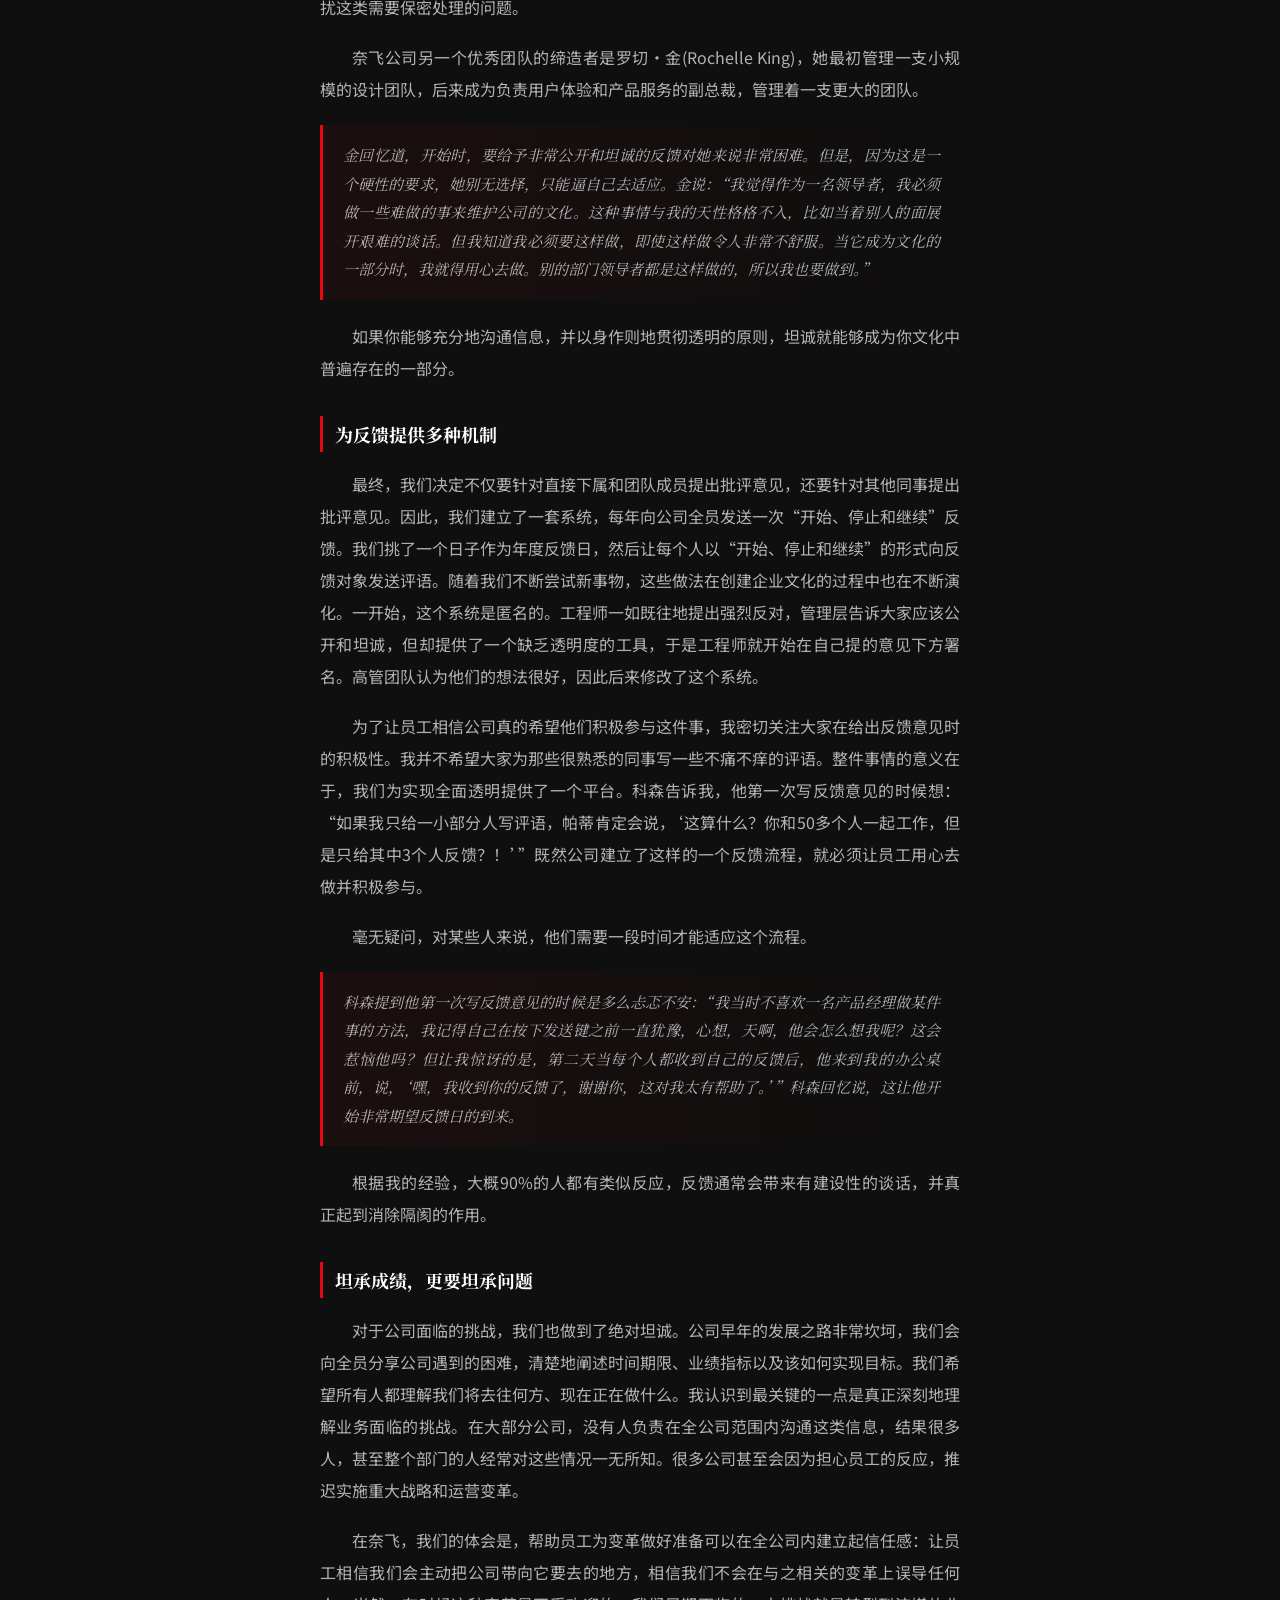
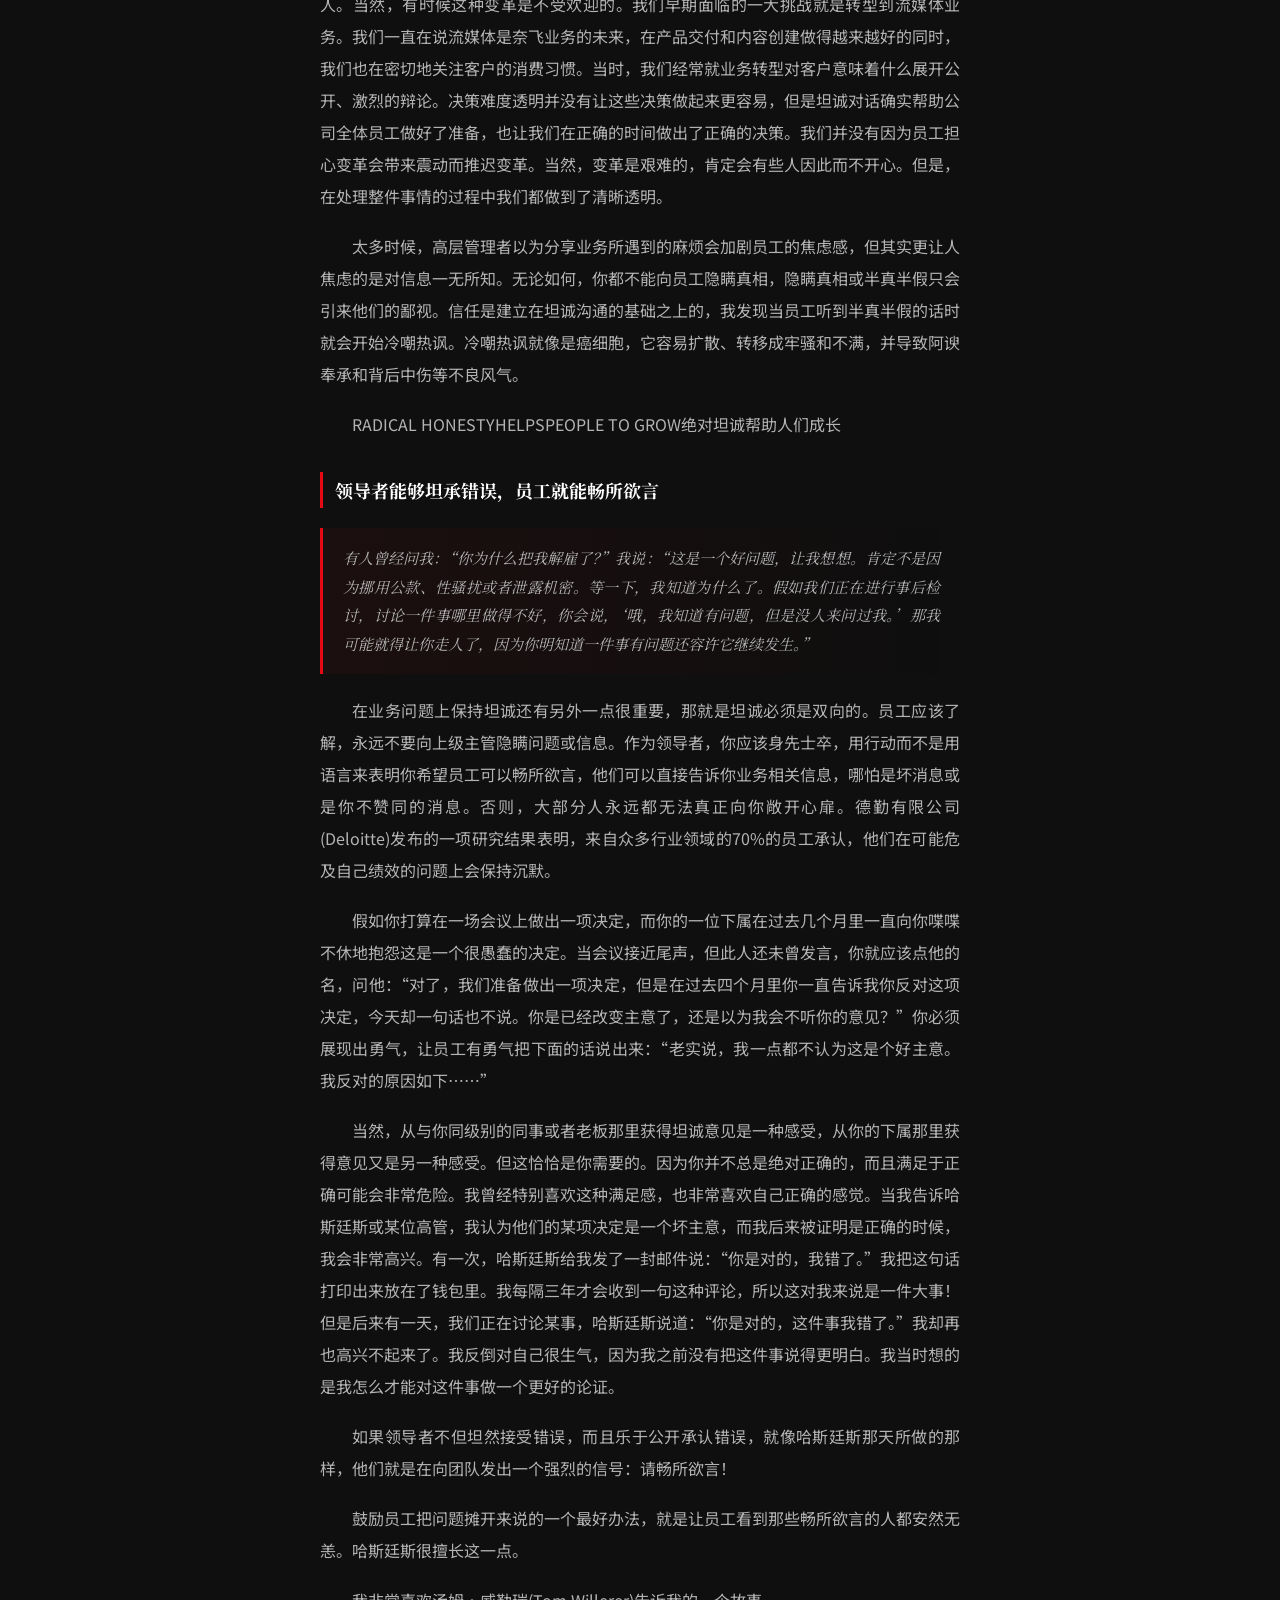
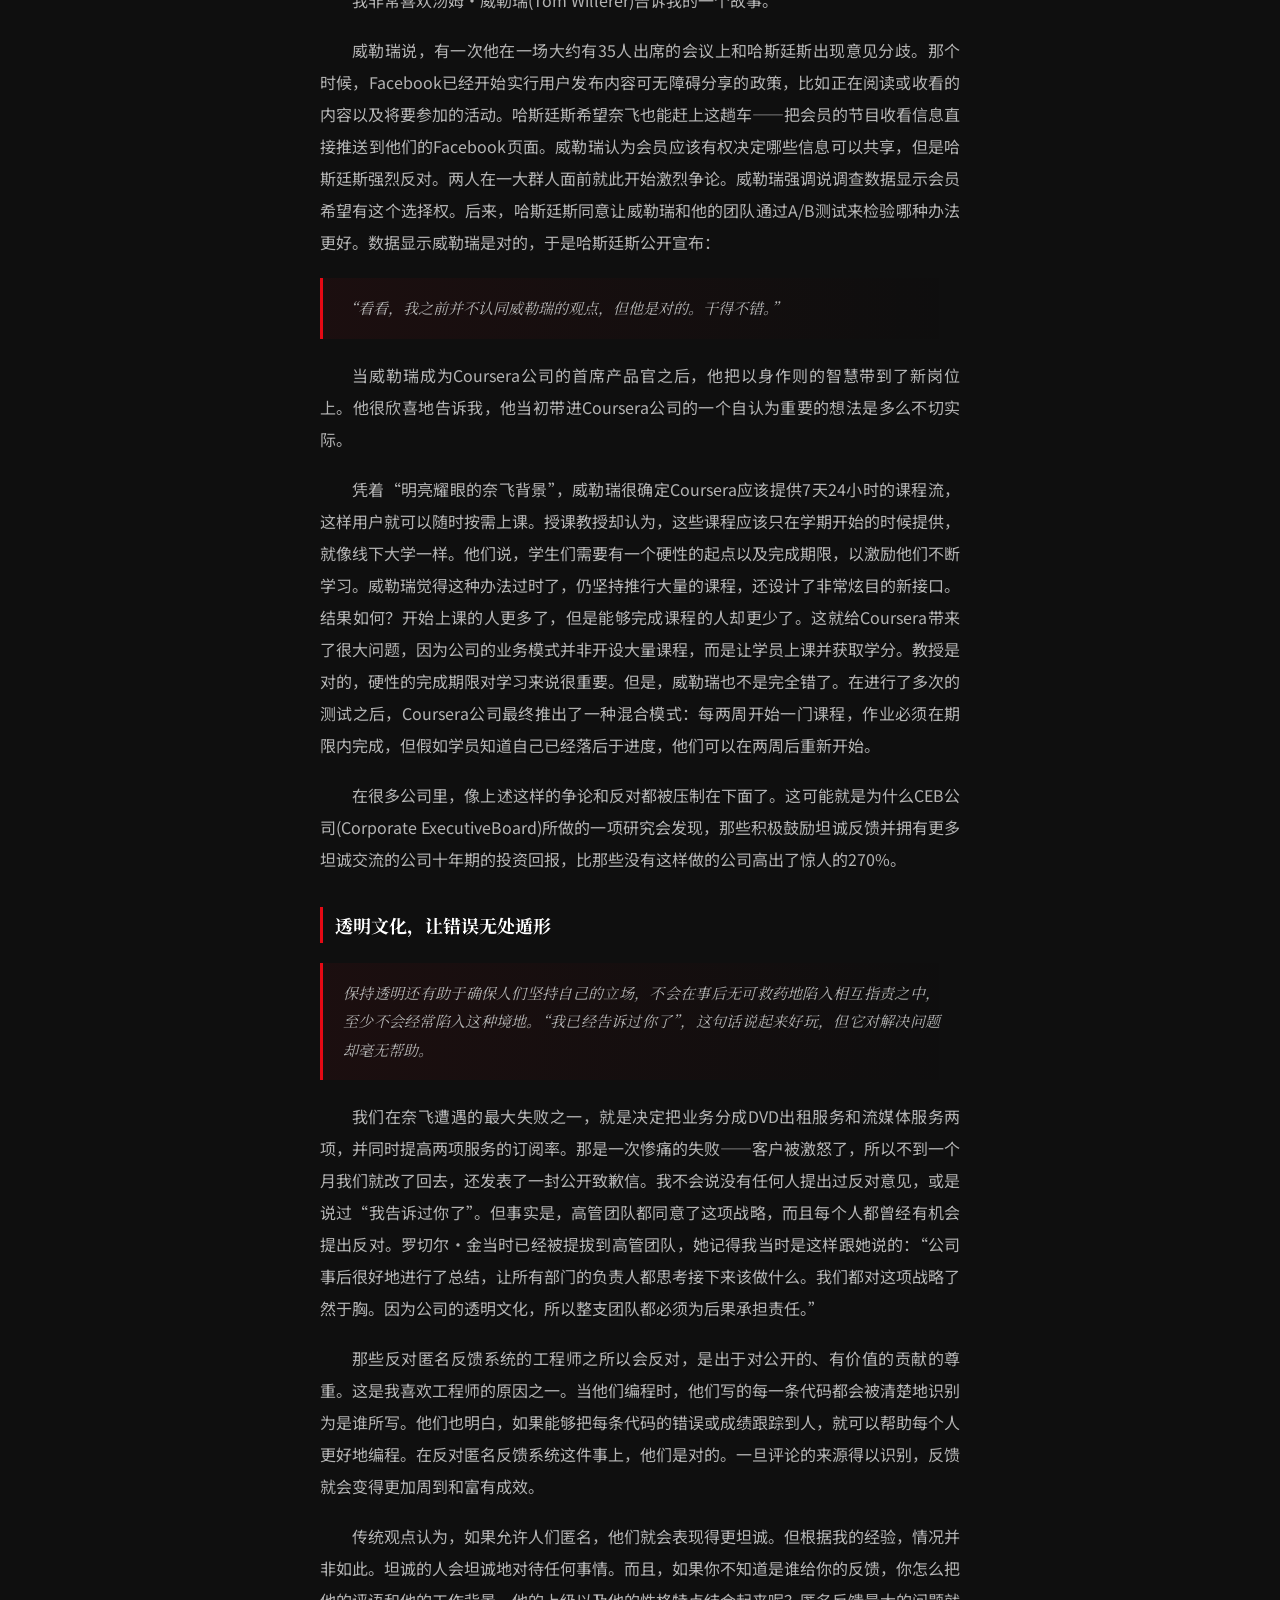
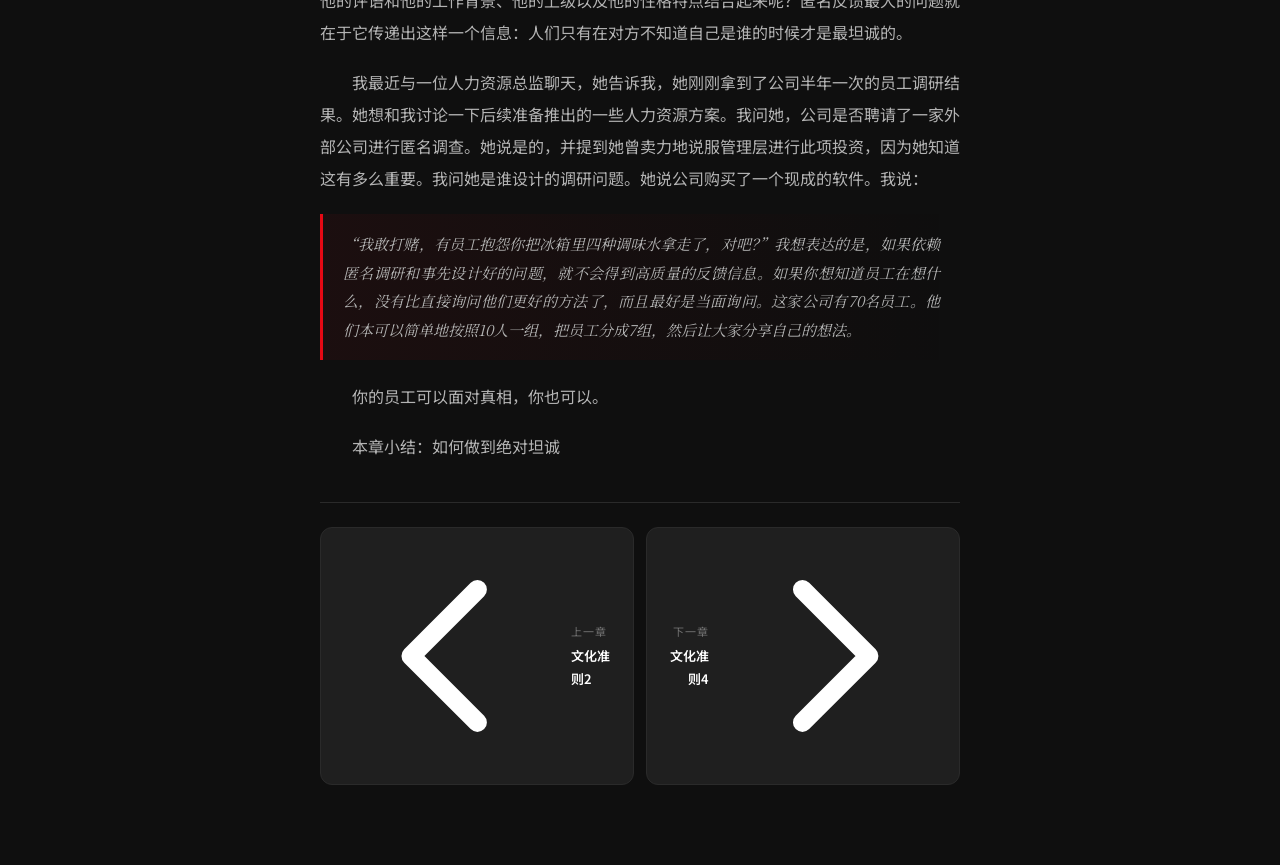
<file: netflix-culture/chapter-c3.html>
<!DOCTYPE html>
<html lang="zh-CN">
<head>
<meta charset="UTF-8">
<meta name="viewport" content="width=device-width, initial-scale=1.0, maximum-scale=1.0, user-scalable=no">
<title>文化准则3 - 奈飞文化手册</title>
<link rel="preconnect" href="https://fonts.googleapis.com">
<link rel="preconnect" href="https://fonts.gstatic.com" crossorigin>
<link href="https://fonts.googleapis.com/css2?family=Noto+Serif+SC:wght@400;600;700&family=Noto+Sans+SC:wght@300;400;500;700&display=swap" rel="stylesheet">
<link rel="stylesheet" href="style.css">
</head>
<body>
<header class="header">
  <div class="header-left">
    <a href="index.html" class="header-btn" aria-label="返回"><svg fill="none" stroke="currentColor" stroke-width="2" viewBox="0 0 24 24"><path stroke-linecap="round" stroke-linejoin="round" d="M15 19l-7-7 7-7"/></svg></a>
  </div>
  <div class="header-title">绝对坦诚，才能获得真正高效的反馈</div>
  <div class="header-right">
    <button class="header-btn" onclick="toggleTOC()" aria-label="目录"><svg fill="none" stroke="currentColor" stroke-width="2" viewBox="0 0 24 24"><path stroke-linecap="round" stroke-linejoin="round" d="M4 6h16M4 12h16M4 18h16"/></svg></button>
    <button class="header-btn" onclick="toggleSettings()" aria-label="设置"><svg fill="none" stroke="currentColor" stroke-width="2" viewBox="0 0 24 24"><circle cx="12" cy="12" r="3"/><path stroke-linecap="round" stroke-linejoin="round" d="M19.4 15a1.65 1.65 0 0 0 .33 1.82l.06.06a2 2 0 0 1 0 2.83 2 2 0 0 1-2.83 0l-.06-.06a1.65 1.65 0 0 0-1.82-.33 1.65 1.65 0 0 0-1 1.51V21a2 2 0 0 1-2 2 2 2 0 0 1-2-2v-.09A1.65 1.65 0 0 0 9 19.4a1.65 1.65 0 0 0-1.82.33l-.06.06a2 2 0 0 1-2.83 0 2 2 0 0 1 0-2.83l.06-.06a1.65 1.65 0 0 0 .33-1.82 1.65 1.65 0 0 0-1.51-1H3a2 2 0 0 1-2-2 2 2 0 0 1 2-2h.09A1.65 1.65 0 0 0 4.6 9a1.65 1.65 0 0 0-.33-1.82l-.06-.06a2 2 0 0 1 0-2.83 2 2 0 0 1 2.83 0l.06.06a1.65 1.65 0 0 0 1.82.33H9a1.65 1.65 0 0 0 1-1.51V3a2 2 0 0 1 2-2 2 2 0 0 1 2 2v.09a1.65 1.65 0 0 0 1 1.51 1.65 1.65 0 0 0 1.82-.33l.06-.06a2 2 0 0 1 2.83 0 2 2 0 0 1 0 2.83l-.06.06a1.65 1.65 0 0 0-.33 1.82V9a1.65 1.65 0 0 0 1.51 1H21a2 2 0 0 1 2 2 2 2 0 0 1-2 2h-.09a1.65 1.65 0 0 0-1.51 1z"/></svg></button>
  </div>
</header>

<div class="progress-bar"><div class="progress-fill" id="progressFill"></div></div>

<main class="chapter-main" id="chapterMain">
  <div class="chapter-container">
    <div class="chapter-hero animate-in">
      <div class="chapter-label">文化准则3</div>
      <h1 class="chapter-title">绝对坦诚，才能获得真正高效的反馈</h1>
      <div class="chapter-pages">P22-31</div>
    </div>
    
    <article class="article animate-in delay-1" id="article">
      <p>商业领域最有价值的洞见之一，就是礼貌而诚实地告诉员工真相并非一件残忍之事。事实上，开诚布公地告诉员工他们需要听取的意见，是获得他们的信任和理解的唯一途径。</p>
<p>大部分人都觉得无法把真相告诉下属或同事，因为觉得他们不够聪明，理解不了；或者他们不够成熟，理解不了；又或者这样做不近人情。问题出在哪里呢？出在人人都想与人为善。我们希望彼此之间能够友好相处，这就意味着要让对方感觉良好。但是这种对让别人感觉良好的渴望，其实是源于我们想让自己感觉良好，就像我们去做一件正确的事来让自己感觉良好一样。但这会导致别人的实际感受更差，因为这种做法并没有解决原有问题，而且最终还会让人自食其果。</p>
<p>既然是成年人，就应该有能力听真相。所以，你招聘来这些成年人之后，就有责任告诉他们真相，这是他们最想从你那里听到的。</p>
<h3>人前人后言行一致</h3>
<div class="takeaway"><div class="takeaway-title">核心启示</div><p>奈飞最重要的要求之一就是要员工公开谈论问题。不管是对基层员工还是高层管理者，均是同样要求。我们希望人们在公司里随时随地都可以做到坦诚沟通。</p></div>
<p>里德·哈斯廷斯和我能够顺利合作的一大原因是，我们总能以诚相待。哈斯廷斯喜欢我的一点是我不光对他坦诚，而且对公司每一个人都很坦诚。我的一位老同事听过很多我和哈斯廷斯在Pure软件公司共事时发生的故事，所以当我告诉她自己要去奈飞工作时，她说：“什么？！你要和这头野兽一起去另一家初创公司？”我都忘了我有时会叫哈斯廷斯这个绰号。那个时候，他真的很凶悍。但是，他对我期望甚高，总是在挑战我，让我交出更出色的东西。</p>
<p>做到绝对坦诚对我来说就像呼吸一样自然，不过，在其他公司我就不那么受欢迎了。我决定离开大公司前往哈斯廷斯的创业公司的其中一个原因是，我总是会遇到麻烦。人力资源部门副总裁会把我叫到他的办公室，大声质问：“你是不是开工程师的玩笑了？”我说：“是的，不过，有没有搞错！他们抱怨浴缸里的水不够热，毛巾不够软，还有游泳池里的水太凉了。”副总裁就会责备我：“工程师是我们最重要的资源，你必须给予他们特殊对待！”我并不认同这一点。就像前面讲过的，我实在是厌倦了把工程师当作上帝一样对待。</p>
<div class="quote"><p>到了哈斯廷斯那里，一切都不一样了。在面试我时，他的第一个问题是：“你的人力资源理念是什么？”记住，我可是在太阳计算机系统和柏兰德两家公司工作过的，于是我用人力资源术语流利地回答道：“我认为每个人都应该有野心，坦诚，能够通过被赋能为企业做出贡献。”哈斯廷斯看着我说：“你说的是什么？你知道你刚才说的那番话毫无意义吗？</p></div>
<p>那些词串起来，甚至都不能组成一句有逻辑的话！”</p>
<div class="quote"><p>我镇定自若地回答道：“嘿，你根本不了解我！”</p></div>
<div class="quote"><p>哈斯廷斯针锋相对：“如果我们像这样谈话，你觉得我能怎么了解你？告诉我，你会做什么来帮助公司成长？”</p></div>
<p>那天回到家后，丈夫问我面试得怎么样。我告诉他：“我和CEO吵了一架。”但幸运的是，我拿到了这份工作。我很快就喜欢上哈斯廷斯和我之间可以直言不讳的这种感觉。他会经常挑战我的想法，然后对那些我可能脱口而出的人力资源大道理挑刺儿，这种感觉棒极了。我有一种被尊重的感觉。哈斯廷斯从来不会对我有哪怕一丁点儿的呵护，而我喜欢他逼着我不断找出新办法来提升业务。一旦我取得了某项让自己感到十分骄傲的成绩，他会说：“好吧，这确实不错！那接下来又该怎么办呢？”</p>
<div class="quote"><p>奈飞文化的支柱之一是如果谁对某个员工有意见，对本部门的某个同事或公司里其他同事的工作方式有意见，他们就应该和当事人开诚布公地沟通，最好是当面沟通。我们不希望有人在背后批评别人。因为我是人力资源部门负责人，所以管理者经常向我抱怨自己的下属或其他部门的员工，我总会问管理者：“你有跟他本人谈过吗？”</p></div>
<p>用这种透明的标准来要求员工有诸多好处。其中一个好处就是它扼制了办公室政治或者背后使绊。我经常说我痛恨办公室政治，不光是因为它很肮脏，还因为它非常低效。想想看，如果我要从背后捅某人一刀，我首先要弄到一把刀，然后把它藏起来，直到我和这个人独处时或趁别人不注意时再下手。我最好确定能干掉他，否则他会回来找我寻仇。做这件事需要策划，而且风险巨大。比较起来，直接告诉这个人岂不是更容易一些：“你做的事情快把我逼疯了，所以请停止吧！”更重要的是，开诚布公可以帮助员工成长，还能消除员工藏在心里的意见与分歧。</p>
<h3>公开批评的价值</h3>
<p>对于新员工而言，公开批评是奈飞文化中最难适应的一部分。但是大部分人很快就会发现，这种公开具有多么高的价值。当我和公司一位优秀的部门管理者埃里克·科森(Eric Colson)讨论此话题时，他告诉我，给予和接受坦诚的反馈对团队的成功至关重要。这也是科森能够在不到三年的时间里，就从一个普通员工晋升到数据科学与工程副总裁位置的原因。</p>
<p>在来奈飞之前，科森在雅虎负责一支小规模的数据分析团队。据他回忆，雅虎的文化是对别人倾力支持而无批评指责。科森说，最初在奈飞收到同事的批评意见时，他非常难受。“其他人会告诉我，‘科森，你的沟通能力不行，你在向听众传递一条信息的时候，花了太长时间才提出自己的观点，而且还不够清晰。’”科森当时的第一反应是：哦？我对你们也有一堆意见呢！但不久之后他意识到：“当你仔细反思别人的话时，你会从他们的视角来看问题，你就学会了如何做出改进。这种直截了当真的很有帮助。”</p>
<p>在奈飞，我经常看到员工从收到负面反馈的打击中迅速振作起来，他们不仅学会了珍惜这种反馈，也学会了始终如一和考虑周全地给予他人这种反馈。</p>
<p>科森也和我分享了一个故事，这进一步佐证了我经常从那些不愿意给员工严格反馈的管理者那里观察到的现象：不给严格反馈，会给管理者带来不必要的压力，他们不得不掩盖事实并欺骗员工，进而导致员工丧失做出改进的机会。</p>
<div class="quote"><p>科森告诉我，他在雅虎的时候，有一次忍住了没有去批评一名下属，而这个人本来是特别需要一次批评的。后来科森不得不自己来补救这名员工的不足，整个过程让人筋疲力尽，对员工本人也不公平。“我当时太好说话了，”科森告诉我，“这意味着从很多方面来讲，我都是一个糟糕的管理者。你百般粉饰，最后却对员工造成了伤害。”</p></div>
<h3>学会给出受欢迎的批评</h3>
<p>我们在奈飞努力激发科森所表达的那种“绝对坦诚的反馈会带来价值”的信念。我们还指导管理者，让他们可以轻松自如地给出反馈。这方面的工作占用了我的大部分时间。有时候，我会让那些心有怨言的人大声而激动地发泄出来。他们会事无巨细地把那些惹恼他们的人的各种不端行为都表述出来。然后，我会问：“你把这些告诉对方的时候，他怎么说？”通常，正在抱怨的一方就会说：“我没法把这些话告诉他！”我就会反问道：“但是你刚刚告诉我了，不是吗？”</p>
<p>这时，他们就会面带窘色，意识到在别人背后说坏话是不对的。接下来，我们就会以不带情绪的方式重新演练一遍刚才的谈话。我们还会讨论用具体实例来说明问题行为的重要性，并提出相应的解决办法。遵循以上原则会让这种谈话变得富有建设性。</p>
<p>练习对于打磨你的表达方式非常重要。你可以对着镜子或你的配偶、朋友来练习。大声地说出你要说的话，大到可以听到自己的语气。你甚至可能会想把自己的声音录下来。同时，你的肢体语言也很重要，甚至比你的口头语言更有表现力。很多时候，我们完全没有意识到肢体语言传达了多么强烈的负面信息。一个朋友告诉我，她去向一名教练求助，询问如何与自己的老板谈话，因为她的老板为人非常苛刻，整支团队的所有成员都无法与其有效沟通。这名教练让我的朋友模拟了一下她通常是如何与老板交谈的。然后，教练喊道：“好了，我现在知道她有多么讨厌你了！”原来我朋友讲话时总是手舞足蹈。教练让她以后和老板谈话时把双手放在身后，后来她和老板的谈话效果大大改善了。</p>
<p>给予反馈最重要的是要针对行为，而不是笼统地给一个人定性，比如“你不够专心。”反馈的内容必须是可操作的，反馈对象必须理解他们的行为需要做出哪些特定的改变。像“你做得不错，但是还不够”，这样的评论实际上是毫无意义的。你可以这么说：“我能看到你工作非常努力，我很欣赏这一点。但是，我也注意到，你在某些事情上花了太多时间，而这些时间本可以花在更为重要的事情上。”这样，你接下来就可以和对方更好地确定事情的优先顺序了。我曾经收到过一份相当有用的反馈，堪称是直言不讳和提出解决方案的典范。一位和我在工作上接触较多并经常一起开会的同事告诫我应该少说话：“你总是话太多，别人都没有机会说出自己的想法。”于是我开始多加注意，确保自己要少说多听。</p>
<p>很多人会对做到直言不讳犹豫不决。事实上，大部分人都希望有机会可以更好地了解自己的行为方式以及别人会怎么看待自己，只要我们表达的语气不是充满恶意或盛气凌人就行。</p>
<h3>自上而下树立坦诚的榜样</h3>
<p>你希望公司自上而下的每一个人都能做到开诚布公，要达到这个效果，必须制订一个标准，并自上而下来练习。奈飞高管团队在很多方面都树立了坦诚的榜样。我们会在团队会议上做一个名叫“开始、停止和继续”的练习。在这个练习中，每个人都要告诉一名同事一件他应该开始做的事、一件他应该停止做的事，以及一件他做得非常好且应该继续保持的事。我们非常相信透明带来的价值，因此会在会议中大声地做这个练习。当高管回到各自部门后，他们会将刚刚完成的“开始、停止和继续”练习以及他们分别说了哪些内容告诉部门成员，坦诚的重要性便开始如涟漪般逐渐影响到全公司。</p>
<div class="quote"><p>这不是一条命令，我也没有把这个练习当成一项人力资源举措，但大多数高管都是这么做的，这体现了榜样的力量。有些人告诉我，这么做对他们部门无效，我就会说：“你知道吗，产品部和市场部也这么做，而且看起来很有效，因为他们现在可以完成很多了不起的事。”这通常很有说服力。</p></div>
<p>为了自上而下地树立起坦诚的榜样，我们要求所有部门领导者在员工管理上也做到这一点，同时指导员工做到坦诚。</p>
<p>我们坚持让所有领导者持续不断地分享反馈，还要求他们为团队设立明确标准：禁止在背后议论别人，或是在同事面前抱怨其他同事，除非所抱怨的问题涉及伦理道德，比如性骚扰这类需要保密处理的问题。</p>
<p>奈飞公司另一个优秀团队的缔造者是罗切·金(Rochelle King)，她最初管理一支小规模的设计团队，后来成为负责用户体验和产品服务的副总裁，管理着一支更大的团队。</p>
<div class="quote"><p>金回忆道，开始时，要给予非常公开和坦诚的反馈对她来说非常困难。但是，因为这是一个硬性的要求，她别无选择，只能逼自己去适应。金说：“我觉得作为一名领导者，我必须做一些难做的事来维护公司的文化。这种事情与我的天性格格不入，比如当着别人的面展开艰难的谈话。但我知道我必须要这样做，即使这样做令人非常不舒服。当它成为文化的一部分时，我就得用心去做。别的部门领导者都是这样做的，所以我也要做到。”</p></div>
<p>如果你能够充分地沟通信息，并以身作则地贯彻透明的原则，坦诚就能够成为你文化中普遍存在的一部分。</p>
<h3>为反馈提供多种机制</h3>
<p>最终，我们决定不仅要针对直接下属和团队成员提出批评意见，还要针对其他同事提出批评意见。因此，我们建立了一套系统，每年向公司全员发送一次“开始、停止和继续”反馈。我们挑了一个日子作为年度反馈日，然后让每个人以“开始、停止和继续”的形式向反馈对象发送评语。随着我们不断尝试新事物，这些做法在创建企业文化的过程中也在不断演化。一开始，这个系统是匿名的。工程师一如既往地提出强烈反对，管理层告诉大家应该公开和坦诚，但却提供了一个缺乏透明度的工具，于是工程师就开始在自己提的意见下方署名。高管团队认为他们的想法很好，因此后来修改了这个系统。</p>
<p>为了让员工相信公司真的希望他们积极参与这件事，我密切关注大家在给出反馈意见时的积极性。我并不希望大家为那些很熟悉的同事写一些不痛不痒的评语。整件事情的意义在于，我们为实现全面透明提供了一个平台。科森告诉我，他第一次写反馈意见的时候想：“如果我只给一小部分人写评语，帕蒂肯定会说，‘这算什么？你和50多个人一起工作，但是只给其中3个人反馈？！’”既然公司建立了这样的一个反馈流程，就必须让员工用心去做并积极参与。</p>
<p>毫无疑问，对某些人来说，他们需要一段时间才能适应这个流程。</p>
<div class="quote"><p>科森提到他第一次写反馈意见的时候是多么忐忑不安：“我当时不喜欢一名产品经理做某件事的方法，我记得自己在按下发送键之前一直犹豫，心想，天啊，他会怎么想我呢？这会惹恼他吗？但让我惊讶的是，第二天当每个人都收到自己的反馈后，他来到我的办公桌前，说，‘嘿，我收到你的反馈了，谢谢你，这对我太有帮助了。’”科森回忆说，这让他开始非常期望反馈日的到来。</p></div>
<p>根据我的经验，大概90%的人都有类似反应，反馈通常会带来有建设性的谈话，并真正起到消除隔阂的作用。</p>
<h3>坦承成绩，更要坦承问题</h3>
<p>对于公司面临的挑战，我们也做到了绝对坦诚。公司早年的发展之路非常坎坷，我们会向全员分享公司遇到的困难，清楚地阐述时间期限、业绩指标以及该如何实现目标。我们希望所有人都理解我们将去往何方、现在正在做什么。我认识到最关键的一点是真正深刻地理解业务面临的挑战。在大部分公司，没有人负责在全公司范围内沟通这类信息，结果很多人，甚至整个部门的人经常对这些情况一无所知。很多公司甚至会因为担心员工的反应，推迟实施重大战略和运营变革。</p>
<p>在奈飞，我们的体会是，帮助员工为变革做好准备可以在全公司内建立起信任感：让员工相信我们会主动把公司带向它要去的地方，相信我们不会在与之相关的变革上误导任何人。当然，有时候这种变革是不受欢迎的。我们早期面临的一大挑战就是转型到流媒体业务。我们一直在说流媒体是奈飞业务的未来，在产品交付和内容创建做得越来越好的同时，我们也在密切地关注客户的消费习惯。当时，我们经常就业务转型对客户意味着什么展开公开、激烈的辩论。决策难度透明并没有让这些决策做起来更容易，但是坦诚对话确实帮助公司全体员工做好了准备，也让我们在正确的时间做出了正确的决策。我们并没有因为员工担心变革会带来震动而推迟变革。当然，变革是艰难的，肯定会有些人因此而不开心。但是，在处理整件事情的过程中我们都做到了清晰透明。</p>
<p>太多时候，高层管理者以为分享业务所遇到的麻烦会加剧员工的焦虑感，但其实更让人焦虑的是对信息一无所知。无论如何，你都不能向员工隐瞒真相，隐瞒真相或半真半假只会引来他们的鄙视。信任是建立在坦诚沟通的基础之上的，我发现当员工听到半真半假的话时就会开始冷嘲热讽。冷嘲热讽就像是癌细胞，它容易扩散、转移成牢骚和不满，并导致阿谀奉承和背后中伤等不良风气。</p>
<p>RADICAL HONESTYHELPSPEOPLE TO GROW绝对坦诚帮助人们成长</p>
<h3>领导者能够坦承错误，员工就能畅所欲言</h3>
<div class="quote"><p>有人曾经问我：“你为什么把我解雇了？”我说：“这是一个好问题，让我想想。肯定不是因为挪用公款、性骚扰或者泄露机密。等一下，我知道为什么了。假如我们正在进行事后检讨，讨论一件事哪里做得不好，你会说，‘哦，我知道有问题，但是没人来问过我。’那我可能就得让你走人了，因为你明知道一件事有问题还容许它继续发生。”</p></div>
<p>在业务问题上保持坦诚还有另外一点很重要，那就是坦诚必须是双向的。员工应该了解，永远不要向上级主管隐瞒问题或信息。作为领导者，你应该身先士卒，用行动而不是用语言来表明你希望员工可以畅所欲言，他们可以直接告诉你业务相关信息，哪怕是坏消息或是你不赞同的消息。否则，大部分人永远都无法真正向你敞开心扉。德勤有限公司(Deloitte)发布的一项研究结果表明，来自众多行业领域的70%的员工承认，他们在可能危及自己绩效的问题上会保持沉默。</p>
<p>假如你打算在一场会议上做出一项决定，而你的一位下属在过去几个月里一直向你喋喋不休地抱怨这是一个很愚蠢的决定。当会议接近尾声，但此人还未曾发言，你就应该点他的名，问他：“对了，我们准备做出一项决定，但是在过去四个月里你一直告诉我你反对这项决定，今天却一句话也不说。你是已经改变主意了，还是以为我会不听你的意见？”你必须展现出勇气，让员工有勇气把下面的话说出来：“老实说，我一点都不认为这是个好主意。我反对的原因如下……”</p>
<p>当然，从与你同级别的同事或者老板那里获得坦诚意见是一种感受，从你的下属那里获得意见又是另一种感受。但这恰恰是你需要的。因为你并不总是绝对正确的，而且满足于正确可能会非常危险。我曾经特别喜欢这种满足感，也非常喜欢自己正确的感觉。当我告诉哈斯廷斯或某位高管，我认为他们的某项决定是一个坏主意，而我后来被证明是正确的时候，我会非常高兴。有一次，哈斯廷斯给我发了一封邮件说：“你是对的，我错了。”我把这句话打印出来放在了钱包里。我每隔三年才会收到一句这种评论，所以这对我来说是一件大事！但是后来有一天，我们正在讨论某事，哈斯廷斯说道：“你是对的，这件事我错了。”我却再也高兴不起来了。我反倒对自己很生气，因为我之前没有把这件事说得更明白。我当时想的是我怎么才能对这件事做一个更好的论证。</p>
<p>如果领导者不但坦然接受错误，而且乐于公开承认错误，就像哈斯廷斯那天所做的那样，他们就是在向团队发出一个强烈的信号：请畅所欲言！</p>
<p>鼓励员工把问题摊开来说的一个最好办法，就是让员工看到那些畅所欲言的人都安然无恙。哈斯廷斯很擅长这一点。</p>
<p>我非常喜欢汤姆·威勒瑞(Tom Willerer)告诉我的一个故事。</p>
<p>威勒瑞说，有一次他在一场大约有35人出席的会议上和哈斯廷斯出现意见分歧。那个时候，Facebook已经开始实行用户发布内容可无障碍分享的政策，比如正在阅读或收看的内容以及将要参加的活动。哈斯廷斯希望奈飞也能赶上这趟车——把会员的节目收看信息直接推送到他们的Facebook页面。威勒瑞认为会员应该有权决定哪些信息可以共享，但是哈斯廷斯强烈反对。两人在一大群人面前就此开始激烈争论。威勒瑞强调说调查数据显示会员希望有这个选择权。后来，哈斯廷斯同意让威勒瑞和他的团队通过A/B测试来检验哪种办法更好。数据显示威勒瑞是对的，于是哈斯廷斯公开宣布：</p>
<div class="quote"><p>“看看，我之前并不认同威勒瑞的观点，但他是对的。干得不错。”</p></div>
<p>当威勒瑞成为Coursera公司的首席产品官之后，他把以身作则的智慧带到了新岗位上。他很欣喜地告诉我，他当初带进Coursera公司的一个自认为重要的想法是多么不切实际。</p>
<p>凭着“明亮耀眼的奈飞背景”，威勒瑞很确定Coursera应该提供7天24小时的课程流，这样用户就可以随时按需上课。授课教授却认为，这些课程应该只在学期开始的时候提供，就像线下大学一样。他们说，学生们需要有一个硬性的起点以及完成期限，以激励他们不断学习。威勒瑞觉得这种办法过时了，仍坚持推行大量的课程，还设计了非常炫目的新接口。结果如何？开始上课的人更多了，但是能够完成课程的人却更少了。这就给Coursera带来了很大问题，因为公司的业务模式并非开设大量课程，而是让学员上课并获取学分。教授是对的，硬性的完成期限对学习来说很重要。但是，威勒瑞也不是完全错了。在进行了多次的测试之后，Coursera公司最终推出了一种混合模式：每两周开始一门课程，作业必须在期限内完成，但假如学员知道自己已经落后于进度，他们可以在两周后重新开始。</p>
<p>在很多公司里，像上述这样的争论和反对都被压制在下面了。这可能就是为什么CEB公司(Corporate ExecutiveBoard)所做的一项研究会发现，那些积极鼓励坦诚反馈并拥有更多坦诚交流的公司十年期的投资回报，比那些没有这样做的公司高出了惊人的270%。</p>
<h3>透明文化，让错误无处遁形</h3>
<div class="quote"><p>保持透明还有助于确保人们坚持自己的立场，不会在事后无可救药地陷入相互指责之中，至少不会经常陷入这种境地。“我已经告诉过你了”，这句话说起来好玩，但它对解决问题却毫无帮助。</p></div>
<p>我们在奈飞遭遇的最大失败之一，就是决定把业务分成DVD出租服务和流媒体服务两项，并同时提高两项服务的订阅率。那是一次惨痛的失败——客户被激怒了，所以不到一个月我们就改了回去，还发表了一封公开致歉信。我不会说没有任何人提出过反对意见，或是说过“我告诉过你了”。但事实是，高管团队都同意了这项战略，而且每个人都曾经有机会提出反对。罗切尔·金当时已经被提拔到高管团队，她记得我当时是这样跟她说的：“公司事后很好地进行了总结，让所有部门的负责人都思考接下来该做什么。我们都对这项战略了然于胸。因为公司的透明文化，所以整支团队都必须为后果承担责任。”</p>
<p>那些反对匿名反馈系统的工程师之所以会反对，是出于对公开的、有价值的贡献的尊重。这是我喜欢工程师的原因之一。当他们编程时，他们写的每一条代码都会被清楚地识别为是谁所写。他们也明白，如果能够把每条代码的错误或成绩跟踪到人，就可以帮助每个人更好地编程。在反对匿名反馈系统这件事上，他们是对的。一旦评论的来源得以识别，反馈就会变得更加周到和富有成效。</p>
<p>传统观点认为，如果允许人们匿名，他们就会表现得更坦诚。但根据我的经验，情况并非如此。坦诚的人会坦诚地对待任何事情。而且，如果你不知道是谁给你的反馈，你怎么把他的评语和他的工作背景、他的上级以及他的性格特点结合起来呢？匿名反馈最大的问题就在于它传递出这样一个信息：人们只有在对方不知道自己是谁的时候才是最坦诚的。</p>
<p>我最近与一位人力资源总监聊天，她告诉我，她刚刚拿到了公司半年一次的员工调研结果。她想和我讨论一下后续准备推出的一些人力资源方案。我问她，公司是否聘请了一家外部公司进行匿名调查。她说是的，并提到她曾卖力地说服管理层进行此项投资，因为她知道这有多么重要。我问她是谁设计的调研问题。她说公司购买了一个现成的软件。我说：</p>
<div class="quote"><p>“我敢打赌，有员工抱怨你把冰箱里四种调味水拿走了，对吧？”我想表达的是，如果依赖匿名调研和事先设计好的问题，就不会得到高质量的反馈信息。如果你想知道员工在想什么，没有比直接询问他们更好的方法了，而且最好是当面询问。这家公司有70名员工。他们本可以简单地按照10人一组，把员工分成7组，然后让大家分享自己的想法。</p></div>
<p>你的员工可以面对真相，你也可以。</p>
<p>本章小结：如何做到绝对坦诚</p>
    </article>
    
    <div class="chapter-nav">
      <a href="chapter-c2.html" class="chapter-nav-btn">
          <svg fill="none" stroke="currentColor" stroke-width="2" viewBox="0 0 24 24"><path stroke-linecap="round" stroke-linejoin="round" d="M15 19l-7-7 7-7"/></svg>
          <div>
            <div class="chapter-nav-label">上一章</div>
            <div class="chapter-nav-title">文化准则2</div>
          </div>
        </a>
      <a href="chapter-c4.html" class="chapter-nav-btn next">
          <div>
            <div class="chapter-nav-label">下一章</div>
            <div class="chapter-nav-title">文化准则4</div>
          </div>
          <svg fill="none" stroke="currentColor" stroke-width="2" viewBox="0 0 24 24"><path stroke-linecap="round" stroke-linejoin="round" d="M9 5l7 7-7 7"/></svg>
        </a>
    </div>
  </div>
</main>

<div class="settings-overlay" id="tocOverlay" onclick="toggleTOC()"></div>
<aside class="toc-drawer" id="tocDrawer">
  <div class="toc-drawer-header">
    <div class="toc-drawer-title">目录</div>
    <button class="toc-drawer-close" onclick="toggleTOC()"><svg fill="none" stroke="currentColor" stroke-width="2" viewBox="0 0 24 24"><path stroke-linecap="round" stroke-linejoin="round" d="M6 18L18 6M6 6l12 12"/></svg></button>
  </div>
  <div class="toc-drawer-list">
    <a href="index.html" class="toc-drawer-item">
      <div class="toc-drawer-item-title">封面</div>
      <div class="toc-drawer-item-sub">奈飞文化手册</div>
    </a>
    <a href="chapter-preface.html" class="toc-drawer-item">
          <div class="toc-drawer-item-title">推荐序</div>
          <div class="toc-drawer-item-sub">毛大庆 / 龚宇</div>
        </a><a href="chapter-intro.html" class="toc-drawer-item">
          <div class="toc-drawer-item-title">前言</div>
          <div class="toc-drawer-item-sub">自由与责任，奈飞文化的核心</div>
        </a><a href="chapter-c1.html" class="toc-drawer-item">
          <div class="toc-drawer-item-title">文化准则1</div>
          <div class="toc-drawer-item-sub">我们只招成年人</div>
        </a><a href="chapter-c2.html" class="toc-drawer-item">
          <div class="toc-drawer-item-title">文化准则2</div>
          <div class="toc-drawer-item-sub">要让每个人都理解公司业务</div>
        </a><a href="chapter-c3.html" class="toc-drawer-item active">
          <div class="toc-drawer-item-title">文化准则3</div>
          <div class="toc-drawer-item-sub">绝对坦诚，才能获得真正高效的反馈</div>
        </a><a href="chapter-c4.html" class="toc-drawer-item">
          <div class="toc-drawer-item-title">文化准则4</div>
          <div class="toc-drawer-item-sub">只有事实才能捍卫观点</div>
        </a><a href="chapter-c5.html" class="toc-drawer-item">
          <div class="toc-drawer-item-title">文化准则5</div>
          <div class="toc-drawer-item-sub">现在就开始组建你未来需要的团队</div>
        </a><a href="chapter-c6.html" class="toc-drawer-item">
          <div class="toc-drawer-item-title">文化准则6</div>
          <div class="toc-drawer-item-sub">员工与岗位的关系，不是匹配而是高度匹配</div>
        </a><a href="chapter-c7.html" class="toc-drawer-item">
          <div class="toc-drawer-item-title">文化准则7</div>
          <div class="toc-drawer-item-sub">按照员工带来的价值付薪</div>
        </a><a href="chapter-c8.html" class="toc-drawer-item">
          <div class="toc-drawer-item-title">文化准则8</div>
          <div class="toc-drawer-item-sub">离开时要好好说再见</div>
        </a><a href="chapter-epilogue.html" class="toc-drawer-item">
          <div class="toc-drawer-item-title">结语</div>
          <div class="toc-drawer-item-sub">文化即战略，创造你自己的管理新算法</div>
        </a>
  </div>
</aside>

<div class="settings-overlay" id="settingsOverlay" onclick="toggleSettings()"></div>
<div class="settings-panel" id="settingsPanel">
  <button class="settings-close" onclick="toggleSettings()"><svg fill="none" stroke="currentColor" stroke-width="2" viewBox="0 0 24 24"><path stroke-linecap="round" stroke-linejoin="round" d="M6 18L18 6M6 6l12 12"/></svg></button>
  <div class="settings-title">阅读设置</div>
  <div class="settings-row">
    <span class="settings-label">字体大小</span>
    <div class="settings-options">
      <button class="settings-opt" onclick="setFontSize(14)">小</button>
      <button class="settings-opt active" onclick="setFontSize(16)">中</button>
      <button class="settings-opt" onclick="setFontSize(18)">大</button>
    </div>
  </div>
  <div class="settings-row">
    <span class="settings-label">行间距</span>
    <div class="settings-options">
      <button class="settings-opt" onclick="setLineHeight(1.6)">紧凑</button>
      <button class="settings-opt active" onclick="setLineHeight(2)">标准</button>
      <button class="settings-opt" onclick="setLineHeight(2.4)">宽松</button>
    </div>
  </div>
</div>

<nav class="bottom-bar">
  <button class="bottom-btn" onclick="location.href='index.html'"><svg fill="none" stroke="currentColor" stroke-width="2" viewBox="0 0 24 24"><path stroke-linecap="round" stroke-linejoin="round" d="M3 12l2-2m0 0l7-7 7 7M5 10v10a1 1 0 001 1h3m10-11l2 2m-2-2v10a1 1 0 01-1 1h-3m-6 0a1 1 0 001-1v-4a1 1 0 011-1h2a1 1 0 011 1v4a1 1 0 001 1m-6 0h6"/></svg><span>目录</span></button>
  <button class="bottom-btn" onclick="toggleTOC()"><svg fill="none" stroke="currentColor" stroke-width="2" viewBox="0 0 24 24"><path stroke-linecap="round" stroke-linejoin="round" d="M4 6h16M4 12h16M4 18h16"/></svg><span>章节</span></button>
  <button class="bottom-btn" onclick="toggleSettings()"><svg fill="none" stroke="currentColor" stroke-width="2" viewBox="0 0 24 24"><path stroke-linecap="round" stroke-linejoin="round" d="M4 6h16M4 12h8m-8 6h16"/></svg><span>设置</span></button>
  <button class="bottom-btn" onclick="sharePage()"><svg fill="none" stroke="currentColor" stroke-width="2" viewBox="0 0 24 24"><path stroke-linecap="round" stroke-linejoin="round" d="M8.684 13.342C8.886 12.938 9 12.482 9 12c0-.482-.114-.938-.316-1.342m0 2.684a3 3 0 110-2.684m0 2.684l6.632 3.316m-6.632-6l6.632-3.316m0 0a3 3 0 105.367-2.684 3 3 0 00-5.367 2.684zm0 9.316a3 3 0 105.368 2.684 3 3 0 00-5.368-2.684z"/></svg><span>分享</span></button>
</nav>

<script>
const chapterId = 'c3';

function updateProgress() {
  const main = document.getElementById('chapterMain');
  const scrollTop = window.scrollY;
  const scrollHeight = main.scrollHeight + main.offsetTop - window.innerHeight;
  const progress = scrollHeight > 0 ? Math.min(100, (scrollTop / scrollHeight) * 100) : 0;
  document.getElementById('progressFill').style.width = progress + '%';
  localStorage.setItem('prog_' + chapterId, Math.round(progress));
}
window.addEventListener('scroll', updateProgress, { passive: true });
updateProgress();

function toggleSettings() {
  document.getElementById('settingsPanel').classList.toggle('open');
  document.getElementById('settingsOverlay').classList.toggle('open');
}

function toggleTOC() {
  document.getElementById('tocDrawer').classList.toggle('open');
  document.getElementById('tocOverlay').classList.toggle('open');
}

function setFontSize(size) {
  document.getElementById('article').style.fontSize = size + 'px';
  const btns = document.querySelectorAll('#settingsPanel .settings-opt');
  btns.forEach((btn, idx) => {
    if (idx < 3) btn.classList.toggle('active', 
      (size === 14 && idx === 0) || (size === 16 && idx === 1) || (size === 18 && idx === 2));
  });
  localStorage.setItem('fontSize', size);
}

function setLineHeight(lh) {
  document.getElementById('article').style.lineHeight = lh;
  const btns = document.querySelectorAll('#settingsPanel .settings-opt');
  btns.forEach((btn, idx) => {
    if (idx >= 3) btn.classList.toggle('active',
      (lh === 1.6 && idx === 3) || (lh === 2 && idx === 4) || (lh === 2.4 && idx === 5));
  });
  localStorage.setItem('lineHeight', lh);
}

const savedFont = localStorage.getItem('fontSize');
const savedLH = localStorage.getItem('lineHeight');
if (savedFont) setFontSize(parseInt(savedFont));
if (savedLH) setLineHeight(parseFloat(savedLH));

function sharePage() {
  const url = window.location.href;
  const title = document.title;
  if (navigator.share) {
    navigator.share({ title: title, url: url }).catch(() => {});
  } else {
    navigator.clipboard.writeText(url).then(() => alert('链接已复制'));
  }
}
</script>
</body>
</html>
</file>
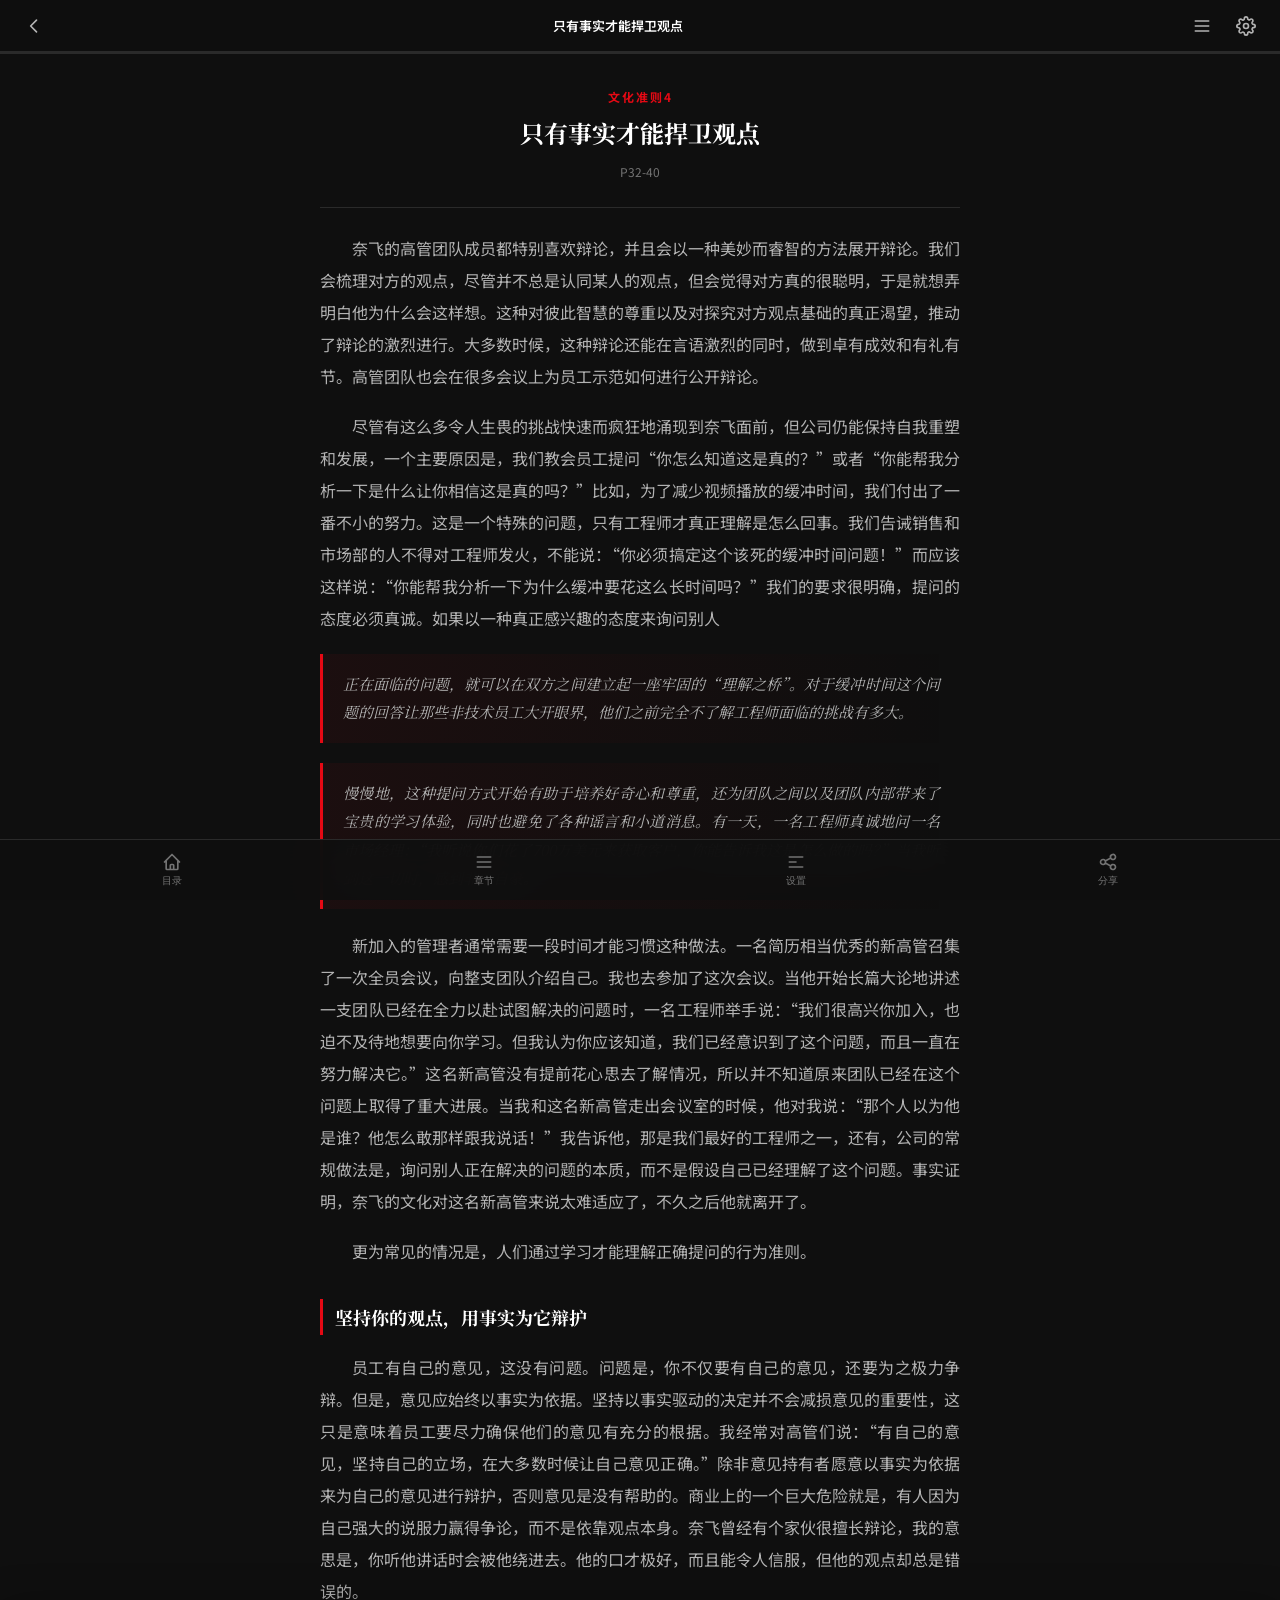
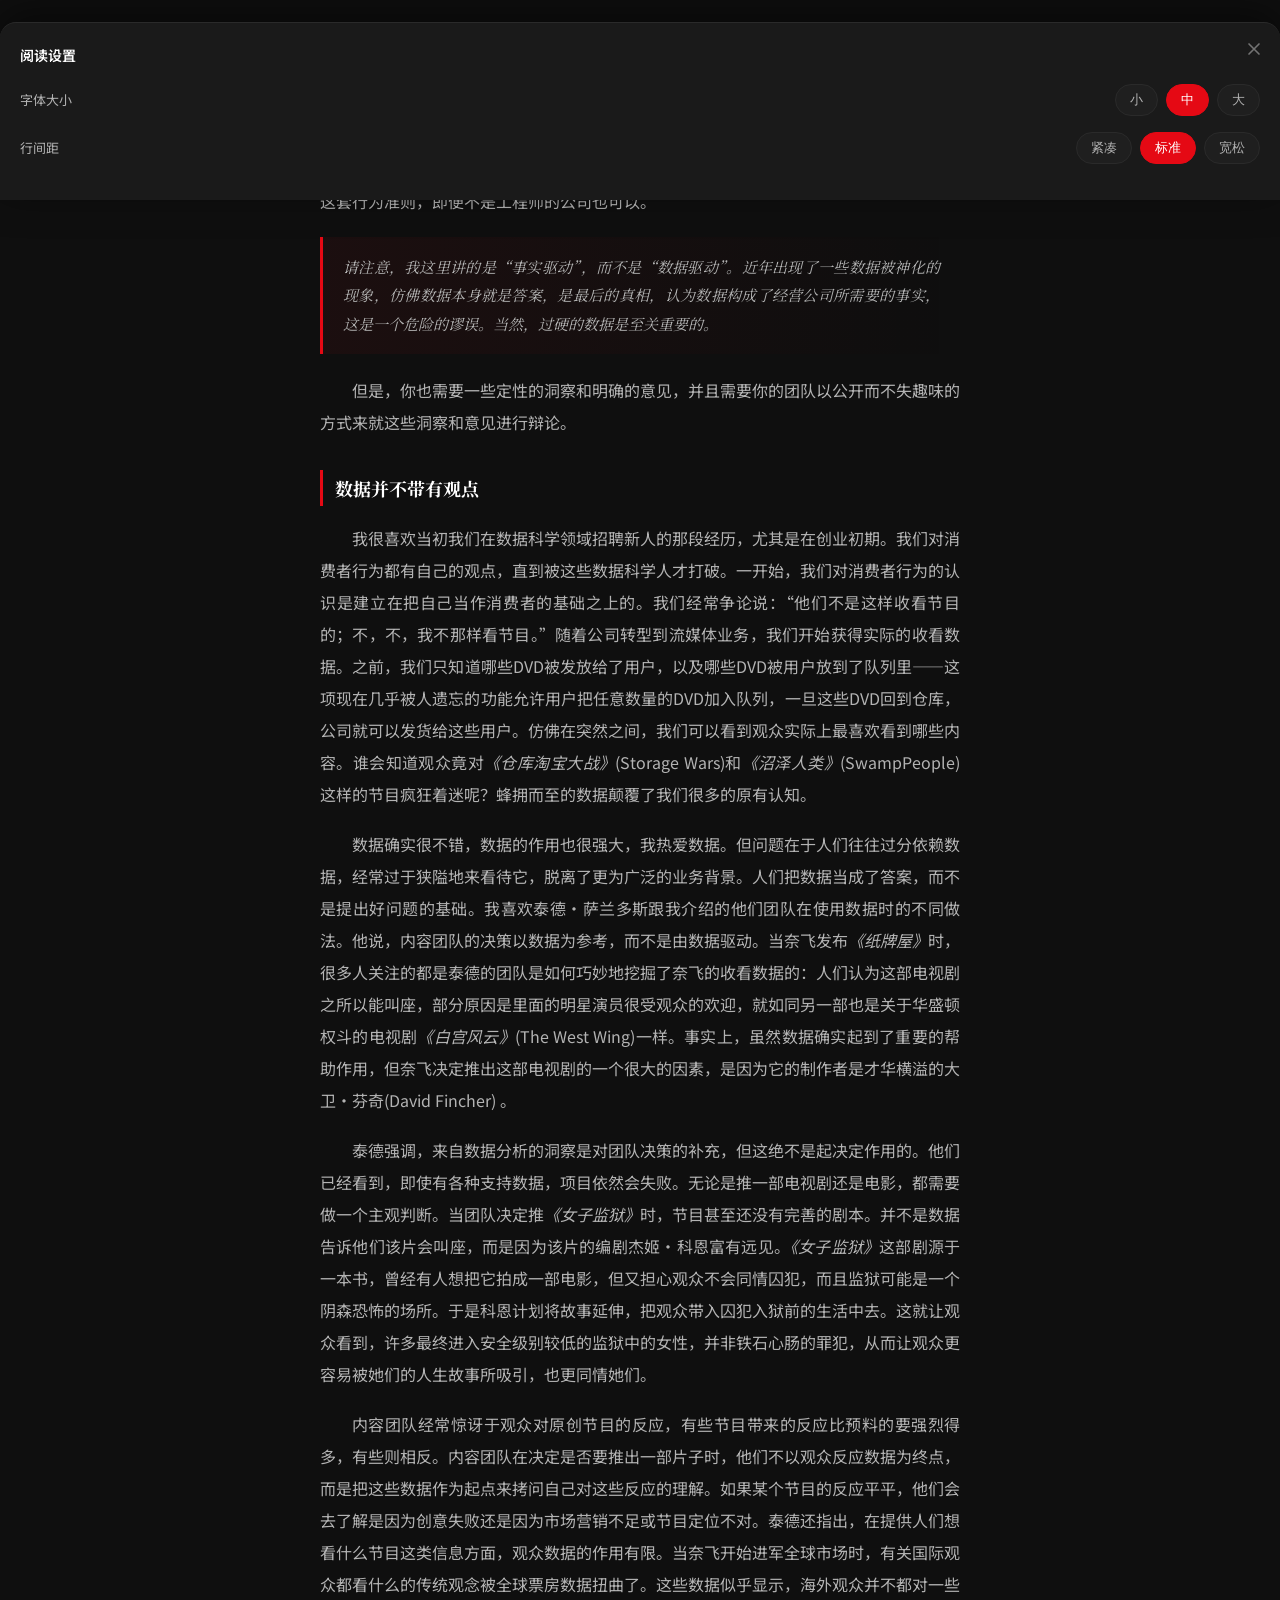
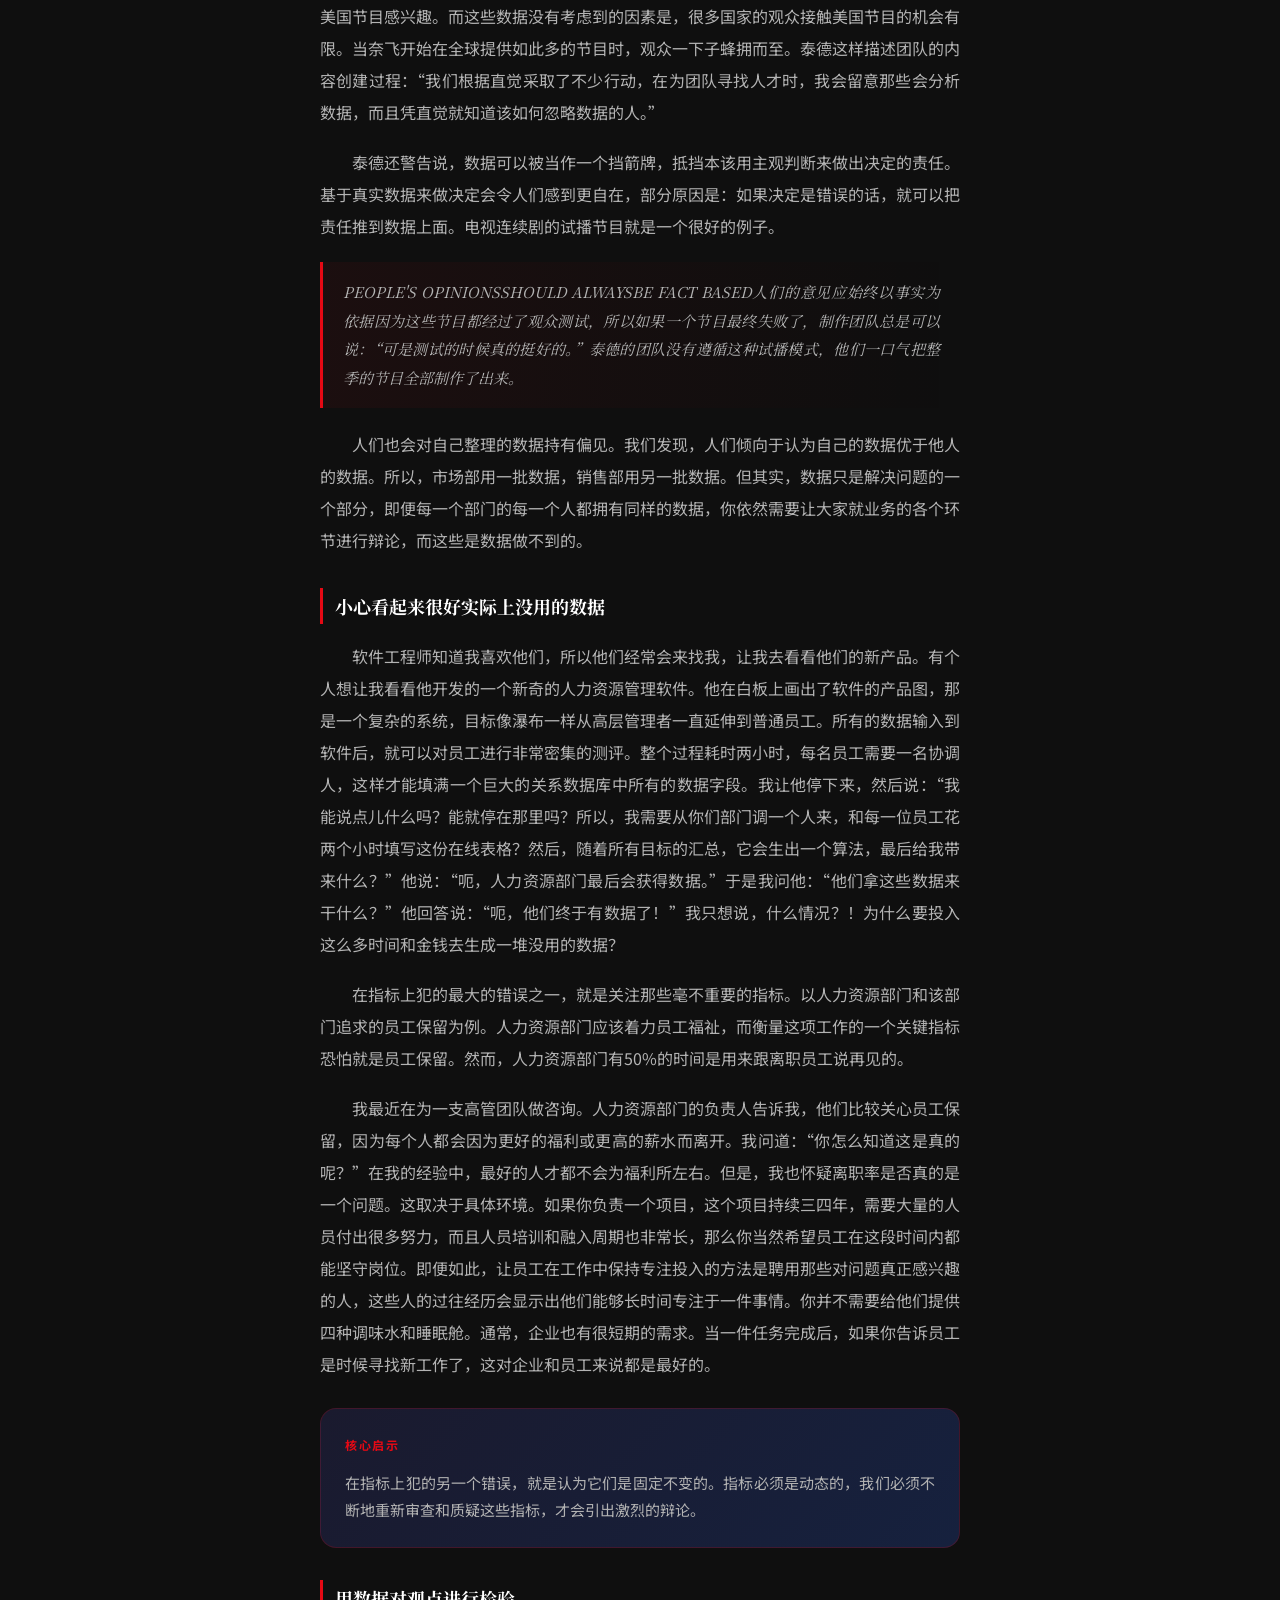
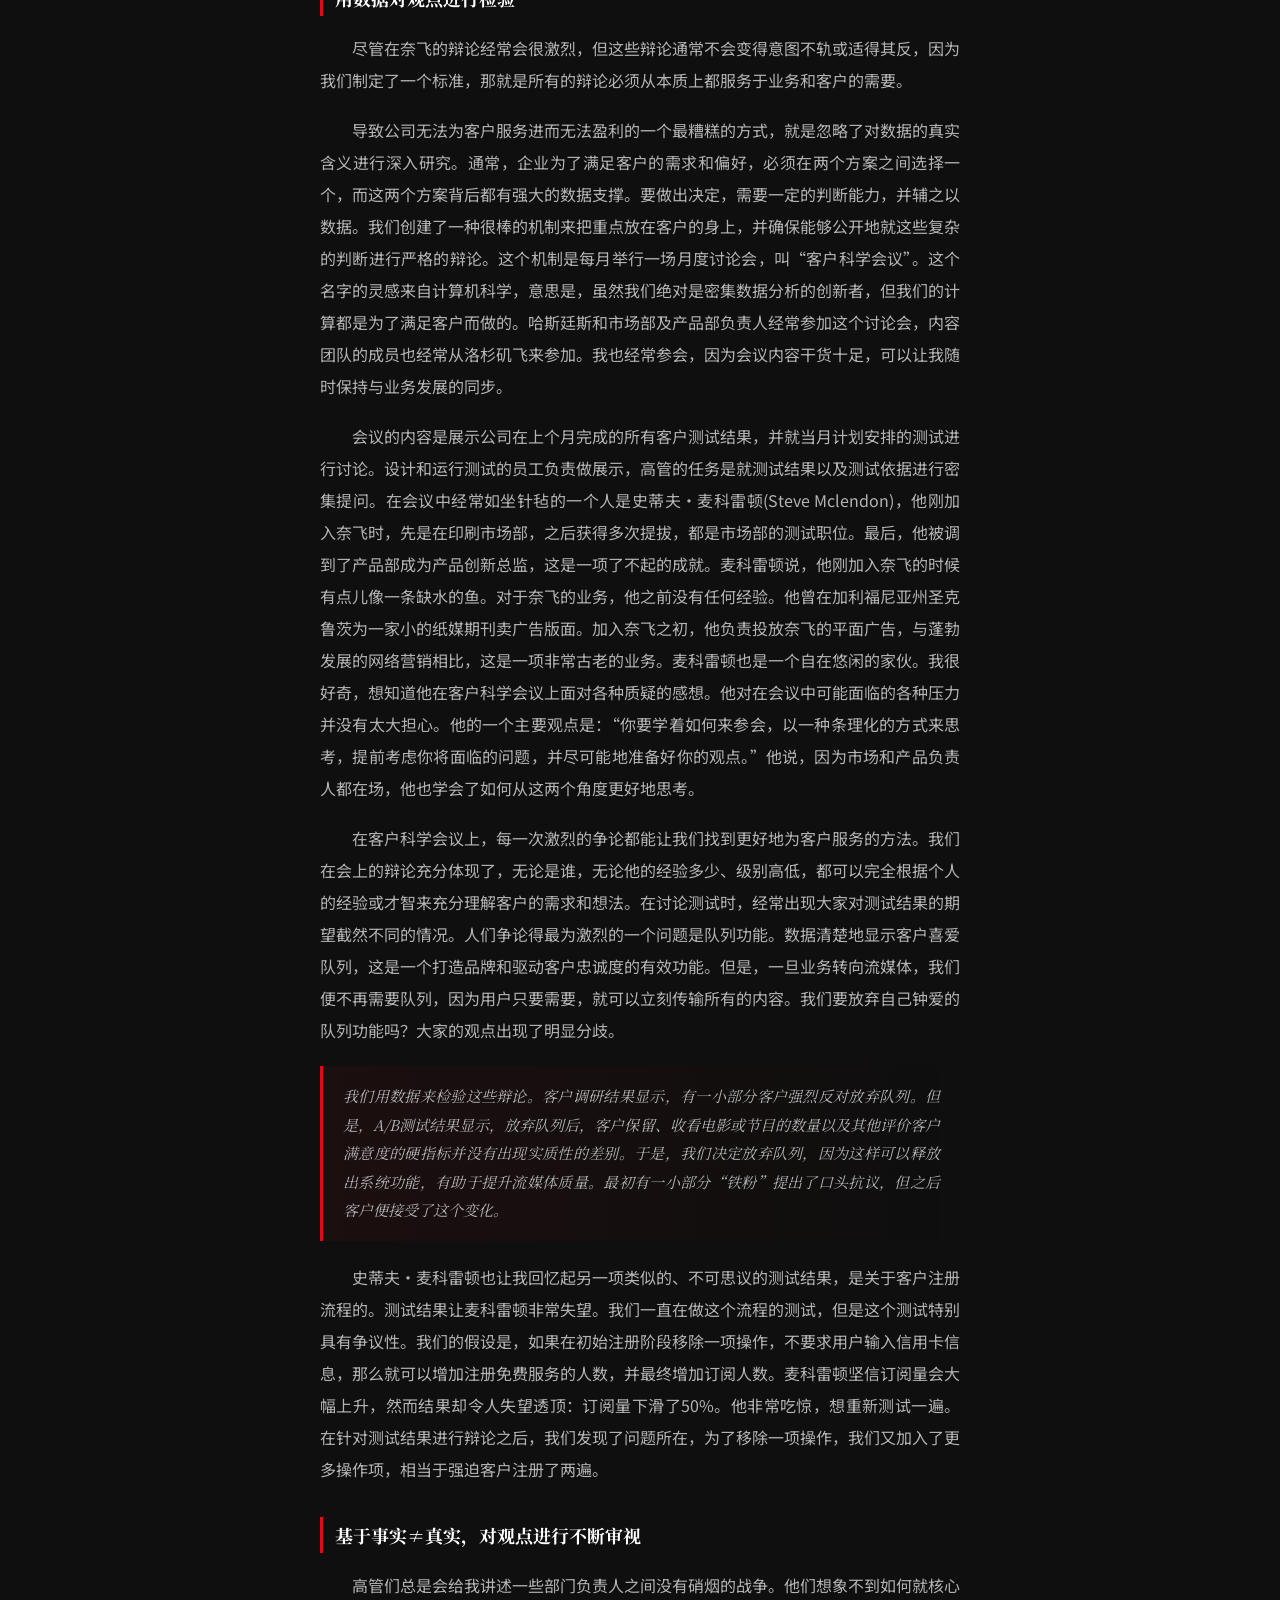
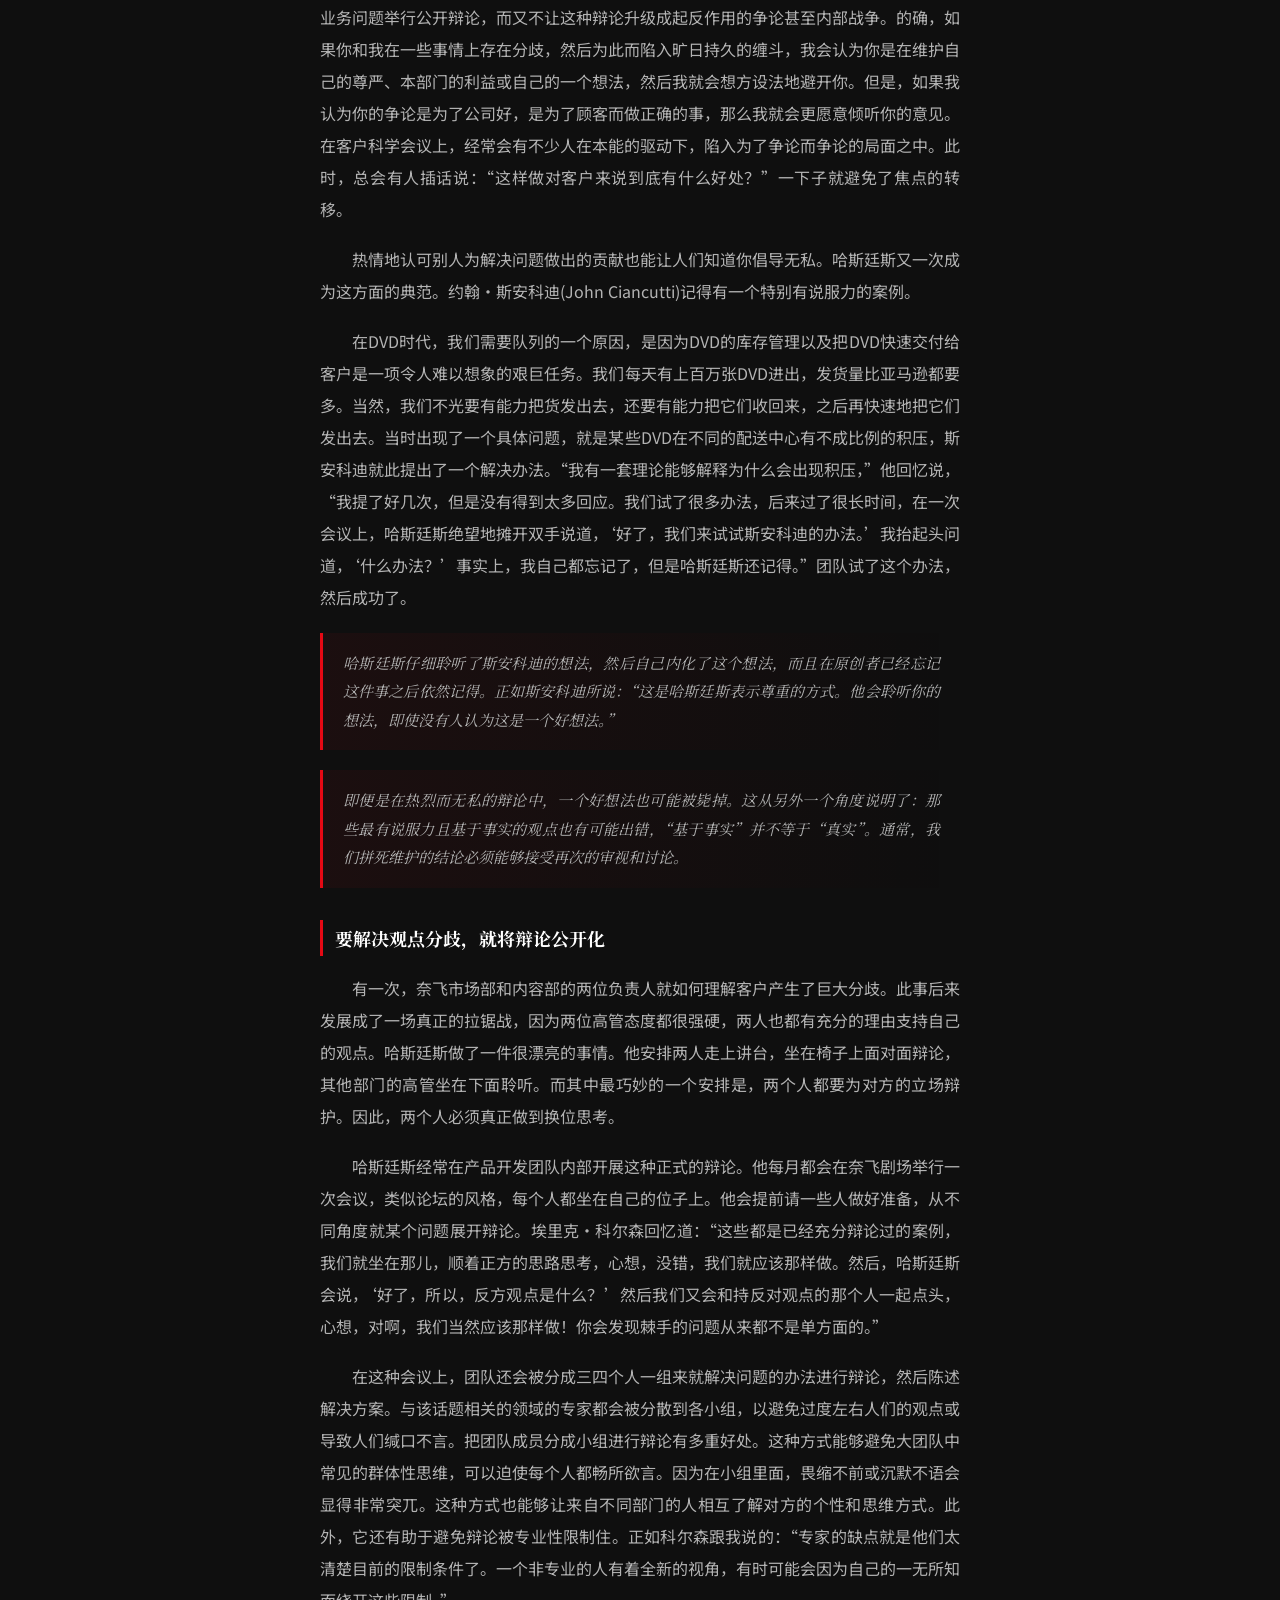
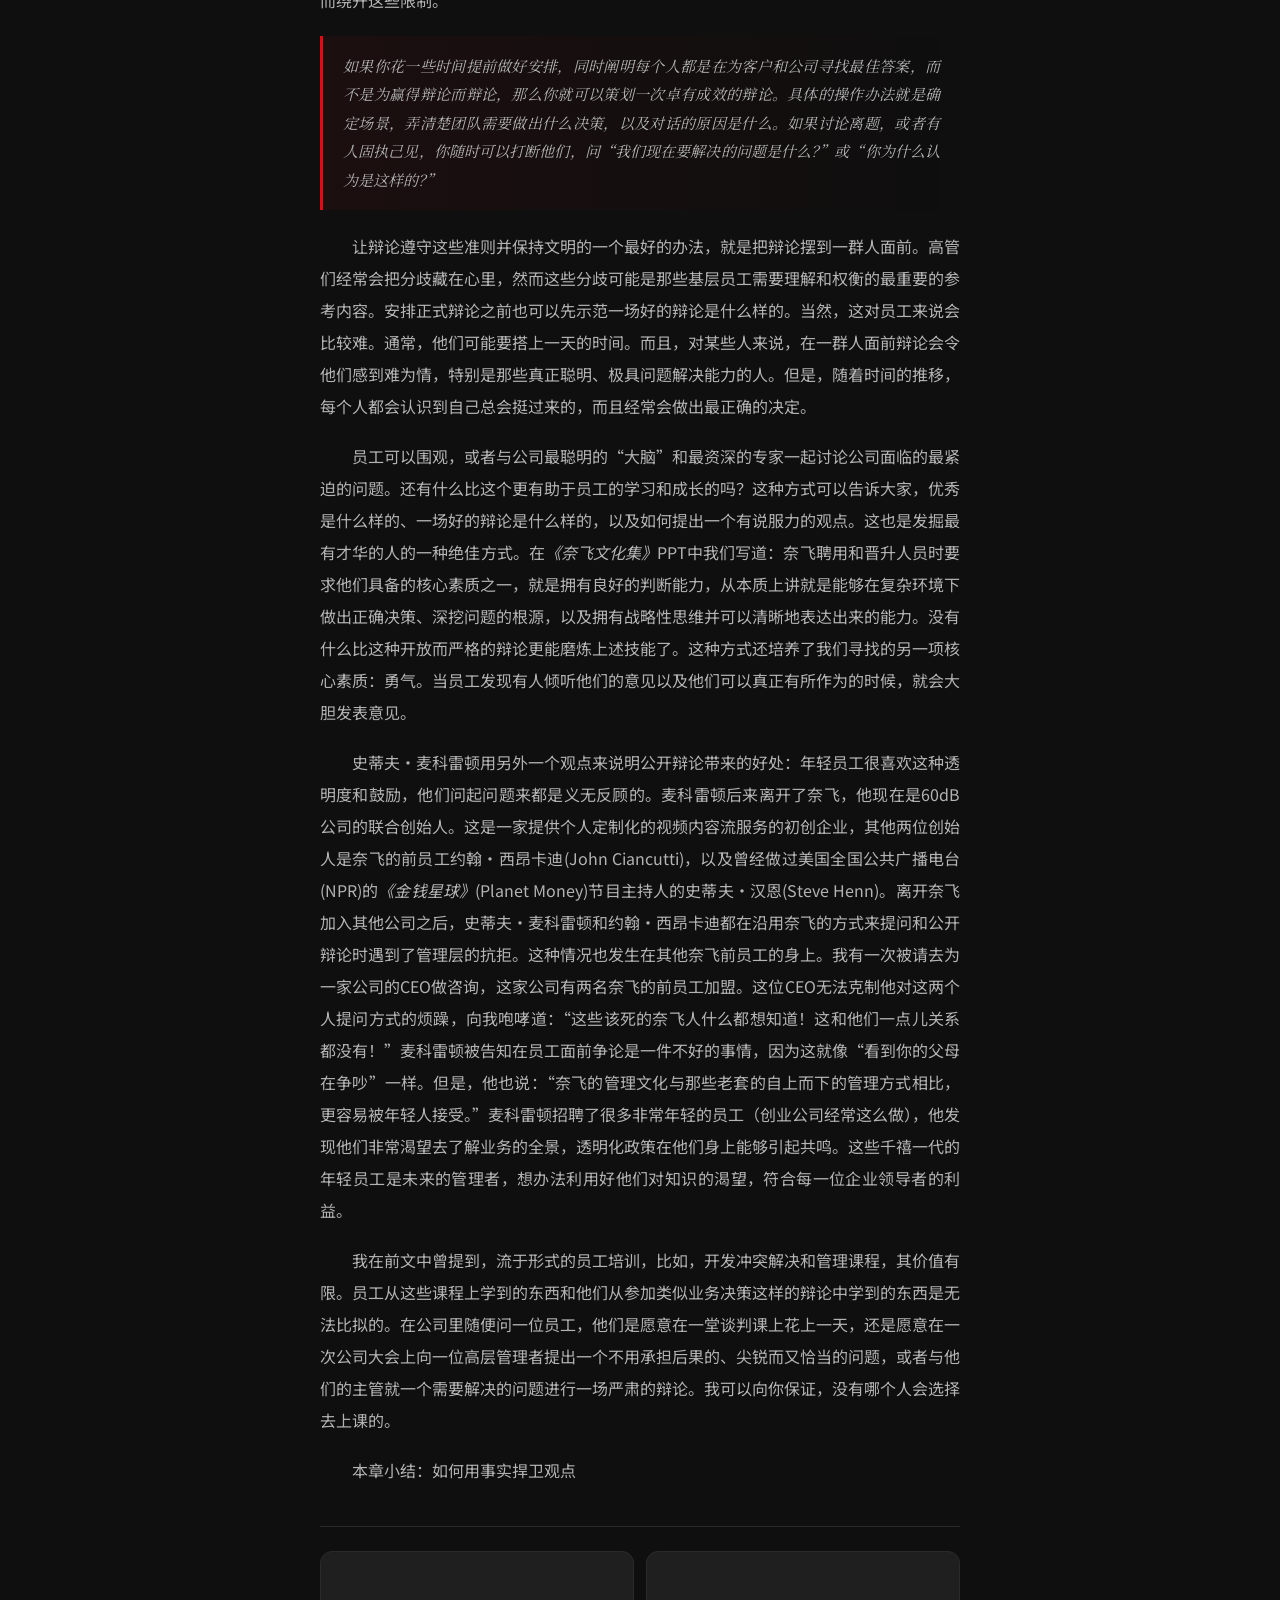
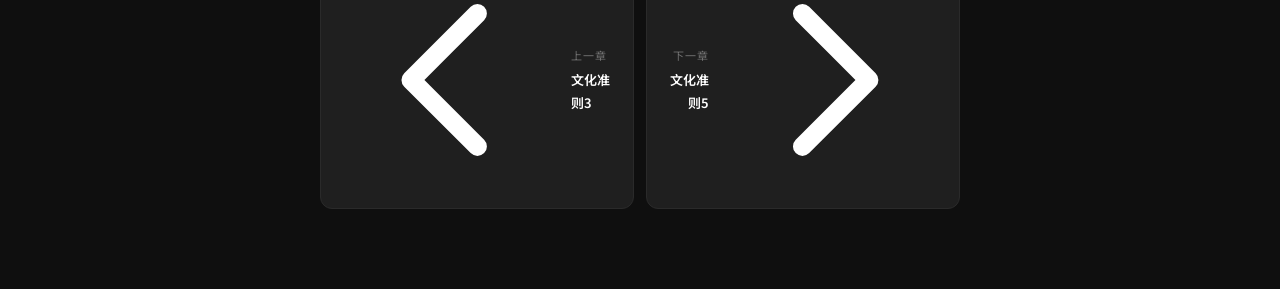
<file: netflix-culture/chapter-c4.html>
<!DOCTYPE html>
<html lang="zh-CN">
<head>
<meta charset="UTF-8">
<meta name="viewport" content="width=device-width, initial-scale=1.0, maximum-scale=1.0, user-scalable=no">
<title>文化准则4 - 奈飞文化手册</title>
<link rel="preconnect" href="https://fonts.googleapis.com">
<link rel="preconnect" href="https://fonts.gstatic.com" crossorigin>
<link href="https://fonts.googleapis.com/css2?family=Noto+Serif+SC:wght@400;600;700&family=Noto+Sans+SC:wght@300;400;500;700&display=swap" rel="stylesheet">
<link rel="stylesheet" href="style.css">
</head>
<body>
<header class="header">
  <div class="header-left">
    <a href="index.html" class="header-btn" aria-label="返回"><svg fill="none" stroke="currentColor" stroke-width="2" viewBox="0 0 24 24"><path stroke-linecap="round" stroke-linejoin="round" d="M15 19l-7-7 7-7"/></svg></a>
  </div>
  <div class="header-title">只有事实才能捍卫观点</div>
  <div class="header-right">
    <button class="header-btn" onclick="toggleTOC()" aria-label="目录"><svg fill="none" stroke="currentColor" stroke-width="2" viewBox="0 0 24 24"><path stroke-linecap="round" stroke-linejoin="round" d="M4 6h16M4 12h16M4 18h16"/></svg></button>
    <button class="header-btn" onclick="toggleSettings()" aria-label="设置"><svg fill="none" stroke="currentColor" stroke-width="2" viewBox="0 0 24 24"><circle cx="12" cy="12" r="3"/><path stroke-linecap="round" stroke-linejoin="round" d="M19.4 15a1.65 1.65 0 0 0 .33 1.82l.06.06a2 2 0 0 1 0 2.83 2 2 0 0 1-2.83 0l-.06-.06a1.65 1.65 0 0 0-1.82-.33 1.65 1.65 0 0 0-1 1.51V21a2 2 0 0 1-2 2 2 2 0 0 1-2-2v-.09A1.65 1.65 0 0 0 9 19.4a1.65 1.65 0 0 0-1.82.33l-.06.06a2 2 0 0 1-2.83 0 2 2 0 0 1 0-2.83l.06-.06a1.65 1.65 0 0 0 .33-1.82 1.65 1.65 0 0 0-1.51-1H3a2 2 0 0 1-2-2 2 2 0 0 1 2-2h.09A1.65 1.65 0 0 0 4.6 9a1.65 1.65 0 0 0-.33-1.82l-.06-.06a2 2 0 0 1 0-2.83 2 2 0 0 1 2.83 0l.06.06a1.65 1.65 0 0 0 1.82.33H9a1.65 1.65 0 0 0 1-1.51V3a2 2 0 0 1 2-2 2 2 0 0 1 2 2v.09a1.65 1.65 0 0 0 1 1.51 1.65 1.65 0 0 0 1.82-.33l.06-.06a2 2 0 0 1 2.83 0 2 2 0 0 1 0 2.83l-.06.06a1.65 1.65 0 0 0-.33 1.82V9a1.65 1.65 0 0 0 1.51 1H21a2 2 0 0 1 2 2 2 2 0 0 1-2 2h-.09a1.65 1.65 0 0 0-1.51 1z"/></svg></button>
  </div>
</header>

<div class="progress-bar"><div class="progress-fill" id="progressFill"></div></div>

<main class="chapter-main" id="chapterMain">
  <div class="chapter-container">
    <div class="chapter-hero animate-in">
      <div class="chapter-label">文化准则4</div>
      <h1 class="chapter-title">只有事实才能捍卫观点</h1>
      <div class="chapter-pages">P32-40</div>
    </div>
    
    <article class="article animate-in delay-1" id="article">
      <p>奈飞的高管团队成员都特别喜欢辩论，并且会以一种美妙而睿智的方法展开辩论。我们会梳理对方的观点，尽管并不总是认同某人的观点，但会觉得对方真的很聪明，于是就想弄明白他为什么会这样想。这种对彼此智慧的尊重以及对探究对方观点基础的真正渴望，推动了辩论的激烈进行。大多数时候，这种辩论还能在言语激烈的同时，做到卓有成效和有礼有节。高管团队也会在很多会议上为员工示范如何进行公开辩论。</p>
<p>尽管有这么多令人生畏的挑战快速而疯狂地涌现到奈飞面前，但公司仍能保持自我重塑和发展，一个主要原因是，我们教会员工提问“你怎么知道这是真的？”或者“你能帮我分析一下是什么让你相信这是真的吗？”比如，为了减少视频播放的缓冲时间，我们付出了一番不小的努力。这是一个特殊的问题，只有工程师才真正理解是怎么回事。我们告诫销售和市场部的人不得对工程师发火，不能说：“你必须搞定这个该死的缓冲时间问题！”而应该这样说：“你能帮我分析一下为什么缓冲要花这么长时间吗？”我们的要求很明确，提问的态度必须真诚。如果以一种真正感兴趣的态度来询问别人</p>
<div class="quote"><p>正在面临的问题，就可以在双方之间建立起一座牢固的“理解之桥”。对于缓冲时间这个问题的回答让那些非技术员工大开眼界，他们之前完全不了解工程师面临的挑战有多大。</p></div>
<div class="quote"><p>慢慢地，这种提问方式开始有助于培养好奇心和尊重，还为团队之间以及团队内部带来了宝贵的学习体验，同时也避免了各种谣言和小道消息。有一天，一名工程师真诚地问一名市场经理：“我听说你们花了700万美元来获取客户，你能告诉我这是怎么做的吗？”当我听到这一切时，感到非常自豪。</p></div>
<p>新加入的管理者通常需要一段时间才能习惯这种做法。一名简历相当优秀的新高管召集了一次全员会议，向整支团队介绍自己。我也去参加了这次会议。当他开始长篇大论地讲述一支团队已经在全力以赴试图解决的问题时，一名工程师举手说：“我们很高兴你加入，也迫不及待地想要向你学习。但我认为你应该知道，我们已经意识到了这个问题，而且一直在努力解决它。”这名新高管没有提前花心思去了解情况，所以并不知道原来团队已经在这个问题上取得了重大进展。当我和这名新高管走出会议室的时候，他对我说：“那个人以为他是谁？他怎么敢那样跟我说话！”我告诉他，那是我们最好的工程师之一，还有，公司的常规做法是，询问别人正在解决的问题的本质，而不是假设自己已经理解了这个问题。事实证明，奈飞的文化对这名新高管来说太难适应了，不久之后他就离开了。</p>
<p>更为常见的情况是，人们通过学习才能理解正确提问的行为准则。</p>
<h3>坚持你的观点，用事实为它辩护</h3>
<p>员工有自己的意见，这没有问题。问题是，你不仅要有自己的意见，还要为之极力争辩。但是，意见应始终以事实为依据。坚持以事实驱动的决定并不会减损意见的重要性，这只是意味着员工要尽力确保他们的意见有充分的根据。我经常对高管们说：“有自己的意见，坚持自己的立场，在大多数时候让自己意见正确。”除非意见持有者愿意以事实为依据来为自己的意见进行辩护，否则意见是没有帮助的。商业上的一个巨大危险就是，有人因为自己强大的说服力赢得争论，而不是依靠观点本身。奈飞曾经有个家伙很擅长辩论，我的意思是，你听他讲话时会被他绕进去。他的口才极好，而且能令人信服，但他的观点却总是错误的。</p>
<p>我们在奈飞提出了一个要求，即人们必须通过探求事实来完善自己的观点，并且以开放的心态去倾听那些他们并不认同，但以事实为依据的辩论。这个要求执行得很顺利，因为我们早期的员工都是数学家和工程师，科学方法就是他们的生命，他们依靠这些方法来发现事实，然后调整自己对问题的理解以及处理问题的方式。随着公司的壮大，我们有意培养员工对事实驱动和科学方法的痴迷，不只是在工程部，而是在全公司。你的公司也可以广泛推行这套行为准则，即便不是工程师的公司也可以。</p>
<div class="quote"><p>请注意，我这里讲的是“事实驱动”，而不是“数据驱动”。近年出现了一些数据被神化的现象，仿佛数据本身就是答案，是最后的真相，认为数据构成了经营公司所需要的事实，这是一个危险的谬误。当然，过硬的数据是至关重要的。</p></div>
<p>但是，你也需要一些定性的洞察和明确的意见，并且需要你的团队以公开而不失趣味的方式来就这些洞察和意见进行辩论。</p>
<h3>数据并不带有观点</h3>
<p>我很喜欢当初我们在数据科学领域招聘新人的那段经历，尤其是在创业初期。我们对消费者行为都有自己的观点，直到被这些数据科学人才打破。一开始，我们对消费者行为的认识是建立在把自己当作消费者的基础之上的。我们经常争论说：“他们不是这样收看节目的；不，不，我不那样看节目。”随着公司转型到流媒体业务，我们开始获得实际的收看数据。之前，我们只知道哪些DVD被发放给了用户，以及哪些DVD被用户放到了队列里——这项现在几乎被人遗忘的功能允许用户把任意数量的DVD加入队列，一旦这些DVD回到仓库，公司就可以发货给这些用户。仿佛在突然之间，我们可以看到观众实际上最喜欢看到哪些内容。谁会知道观众竟对<em>《仓库淘宝大战》</em>(Storage Wars)和<em>《沼泽人类》</em>(SwampPeople)这样的节目疯狂着迷呢？蜂拥而至的数据颠覆了我们很多的原有认知。</p>
<p>数据确实很不错，数据的作用也很强大，我热爱数据。但问题在于人们往往过分依赖数据，经常过于狭隘地来看待它，脱离了更为广泛的业务背景。人们把数据当成了答案，而不是提出好问题的基础。我喜欢泰德·萨兰多斯跟我介绍的他们团队在使用数据时的不同做法。他说，内容团队的决策以数据为参考，而不是由数据驱动。当奈飞发布<em>《纸牌屋》</em>时，很多人关注的都是泰德的团队是如何巧妙地挖掘了奈飞的收看数据的：人们认为这部电视剧之所以能叫座，部分原因是里面的明星演员很受观众的欢迎，就如同另一部也是关于华盛顿权斗的电视剧<em>《白宫风云》</em>(The West Wing)一样。事实上，虽然数据确实起到了重要的帮助作用，但奈飞决定推出这部电视剧的一个很大的因素，是因为它的制作者是才华横溢的大卫·芬奇(David Fincher) 。</p>
<p>泰德强调，来自数据分析的洞察是对团队决策的补充，但这绝不是起决定作用的。他们已经看到，即使有各种支持数据，项目依然会失败。无论是推一部电视剧还是电影，都需要做一个主观判断。当团队决定推<em>《女子监狱》</em>时，节目甚至还没有完善的剧本。并不是数据告诉他们该片会叫座，而是因为该片的编剧杰姬·科恩富有远见。<em>《女子监狱》</em>这部剧源于一本书，曾经有人想把它拍成一部电影，但又担心观众不会同情囚犯，而且监狱可能是一个阴森恐怖的场所。于是科恩计划将故事延伸，把观众带入囚犯入狱前的生活中去。这就让观众看到，许多最终进入安全级别较低的监狱中的女性，并非铁石心肠的罪犯，从而让观众更容易被她们的人生故事所吸引，也更同情她们。</p>
<p>内容团队经常惊讶于观众对原创节目的反应，有些节目带来的反应比预料的要强烈得多，有些则相反。内容团队在决定是否要推出一部片子时，他们不以观众反应数据为终点，而是把这些数据作为起点来拷问自己对这些反应的理解。如果某个节目的反应平平，他们会去了解是因为创意失败还是因为市场营销不足或节目定位不对。泰德还指出，在提供人们想看什么节目这类信息方面，观众数据的作用有限。当奈飞开始进军全球市场时，有关国际观众都看什么的传统观念被全球票房数据扭曲了。这些数据似乎显示，海外观众并不都对一些美国节目感兴趣。而这些数据没有考虑到的因素是，很多国家的观众接触美国节目的机会有限。当奈飞开始在全球提供如此多的节目时，观众一下子蜂拥而至。泰德这样描述团队的内容创建过程：“我们根据直觉采取了不少行动，在为团队寻找人才时，我会留意那些会分析数据，而且凭直觉就知道该如何忽略数据的人。”</p>
<p>泰德还警告说，数据可以被当作一个挡箭牌，抵挡本该用主观判断来做出决定的责任。基于真实数据来做决定会令人们感到更自在，部分原因是：如果决定是错误的话，就可以把责任推到数据上面。电视连续剧的试播节目就是一个很好的例子。</p>
<div class="quote"><p>PEOPLE&#x27;S OPINIONSSHOULD ALWAYSBE FACT BASED人们的意见应始终以事实为依据因为这些节目都经过了观众测试，所以如果一个节目最终失败了，制作团队总是可以说：“可是测试的时候真的挺好的。”泰德的团队没有遵循这种试播模式，他们一口气把整季的节目全部制作了出来。</p></div>
<p>人们也会对自己整理的数据持有偏见。我们发现，人们倾向于认为自己的数据优于他人的数据。所以，市场部用一批数据，销售部用另一批数据。但其实，数据只是解决问题的一个部分，即便每一个部门的每一个人都拥有同样的数据，你依然需要让大家就业务的各个环节进行辩论，而这些是数据做不到的。</p>
<h3>小心看起来很好实际上没用的数据</h3>
<p>软件工程师知道我喜欢他们，所以他们经常会来找我，让我去看看他们的新产品。有个人想让我看看他开发的一个新奇的人力资源管理软件。他在白板上画出了软件的产品图，那是一个复杂的系统，目标像瀑布一样从高层管理者一直延伸到普通员工。所有的数据输入到软件后，就可以对员工进行非常密集的测评。整个过程耗时两小时，每名员工需要一名协调人，这样才能填满一个巨大的关系数据库中所有的数据字段。我让他停下来，然后说：“我能说点儿什么吗？能就停在那里吗？所以，我需要从你们部门调一个人来，和每一位员工花两个小时填写这份在线表格？然后，随着所有目标的汇总，它会生出一个算法，最后给我带来什么？”他说：“呃，人力资源部门最后会获得数据。”于是我问他：“他们拿这些数据来干什么？”他回答说：“呃，他们终于有数据了！”我只想说，什么情况？！为什么要投入这么多时间和金钱去生成一堆没用的数据？</p>
<p>在指标上犯的最大的错误之一，就是关注那些毫不重要的指标。以人力资源部门和该部门追求的员工保留为例。人力资源部门应该着力员工福祉，而衡量这项工作的一个关键指标恐怕就是员工保留。然而，人力资源部门有50%的时间是用来跟离职员工说再见的。</p>
<p>我最近在为一支高管团队做咨询。人力资源部门的负责人告诉我，他们比较关心员工保留，因为每个人都会因为更好的福利或更高的薪水而离开。我问道：“你怎么知道这是真的呢？”在我的经验中，最好的人才都不会为福利所左右。但是，我也怀疑离职率是否真的是一个问题。这取决于具体环境。如果你负责一个项目，这个项目持续三四年，需要大量的人员付出很多努力，而且人员培训和融入周期也非常长，那么你当然希望员工在这段时间内都能坚守岗位。即便如此，让员工在工作中保持专注投入的方法是聘用那些对问题真正感兴趣的人，这些人的过往经历会显示出他们能够长时间专注于一件事情。你并不需要给他们提供四种调味水和睡眠舱。通常，企业也有很短期的需求。当一件任务完成后，如果你告诉员工是时候寻找新工作了，这对企业和员工来说都是最好的。</p>
<div class="takeaway"><div class="takeaway-title">核心启示</div><p>在指标上犯的另一个错误，就是认为它们是固定不变的。指标必须是动态的，我们必须不断地重新审查和质疑这些指标，才会引出激烈的辩论。</p></div>
<h3>用数据对观点进行检验</h3>
<p>尽管在奈飞的辩论经常会很激烈，但这些辩论通常不会变得意图不轨或适得其反，因为我们制定了一个标准，那就是所有的辩论必须从本质上都服务于业务和客户的需要。</p>
<p>导致公司无法为客户服务进而无法盈利的一个最糟糕的方式，就是忽略了对数据的真实含义进行深入研究。通常，企业为了满足客户的需求和偏好，必须在两个方案之间选择一个，而这两个方案背后都有强大的数据支撑。要做出决定，需要一定的判断能力，并辅之以数据。我们创建了一种很棒的机制来把重点放在客户的身上，并确保能够公开地就这些复杂的判断进行严格的辩论。这个机制是每月举行一场月度讨论会，叫“客户科学会议”。这个名字的灵感来自计算机科学，意思是，虽然我们绝对是密集数据分析的创新者，但我们的计算都是为了满足客户而做的。哈斯廷斯和市场部及产品部负责人经常参加这个讨论会，内容团队的成员也经常从洛杉矶飞来参加。我也经常参会，因为会议内容干货十足，可以让我随时保持与业务发展的同步。</p>
<p>会议的内容是展示公司在上个月完成的所有客户测试结果，并就当月计划安排的测试进行讨论。设计和运行测试的员工负责做展示，高管的任务是就测试结果以及测试依据进行密集提问。在会议中经常如坐针毡的一个人是史蒂夫·麦科雷顿(Steve Mclendon)，他刚加入奈飞时，先是在印刷市场部，之后获得多次提拔，都是市场部的测试职位。最后，他被调到了产品部成为产品创新总监，这是一项了不起的成就。麦科雷顿说，他刚加入奈飞的时候有点儿像一条缺水的鱼。对于奈飞的业务，他之前没有任何经验。他曾在加利福尼亚州圣克鲁茨为一家小的纸媒期刊卖广告版面。加入奈飞之初，他负责投放奈飞的平面广告，与蓬勃发展的网络营销相比，这是一项非常古老的业务。麦科雷顿也是一个自在悠闲的家伙。我很好奇，想知道他在客户科学会议上面对各种质疑的感想。他对在会议中可能面临的各种压力并没有太大担心。他的一个主要观点是：“你要学着如何来参会，以一种条理化的方式来思考，提前考虑你将面临的问题，并尽可能地准备好你的观点。”他说，因为市场和产品负责人都在场，他也学会了如何从这两个角度更好地思考。</p>
<p>在客户科学会议上，每一次激烈的争论都能让我们找到更好地为客户服务的方法。我们在会上的辩论充分体现了，无论是谁，无论他的经验多少、级别高低，都可以完全根据个人的经验或才智来充分理解客户的需求和想法。在讨论测试时，经常出现大家对测试结果的期望截然不同的情况。人们争论得最为激烈的一个问题是队列功能。数据清楚地显示客户喜爱队列，这是一个打造品牌和驱动客户忠诚度的有效功能。但是，一旦业务转向流媒体，我们便不再需要队列，因为用户只要需要，就可以立刻传输所有的内容。我们要放弃自己钟爱的队列功能吗？大家的观点出现了明显分歧。</p>
<div class="quote"><p>我们用数据来检验这些辩论。客户调研结果显示，有一小部分客户强烈反对放弃队列。但是，A/B测试结果显示，放弃队列后，客户保留、收看电影或节目的数量以及其他评价客户满意度的硬指标并没有出现实质性的差别。于是，我们决定放弃队列，因为这样可以释放出系统功能，有助于提升流媒体质量。最初有一小部分“铁粉”提出了口头抗议，但之后客户便接受了这个变化。</p></div>
<p>史蒂夫·麦科雷顿也让我回忆起另一项类似的、不可思议的测试结果，是关于客户注册流程的。测试结果让麦科雷顿非常失望。我们一直在做这个流程的测试，但是这个测试特别具有争议性。我们的假设是，如果在初始注册阶段移除一项操作，不要求用户输入信用卡信息，那么就可以增加注册免费服务的人数，并最终增加订阅人数。麦科雷顿坚信订阅量会大幅上升，然而结果却令人失望透顶：订阅量下滑了50%。他非常吃惊，想重新测试一遍。在针对测试结果进行辩论之后，我们发现了问题所在，为了移除一项操作，我们又加入了更多操作项，相当于强迫客户注册了两遍。</p>
<h3>基于事实≠真实，对观点进行不断审视</h3>
<p>高管们总是会给我讲述一些部门负责人之间没有硝烟的战争。他们想象不到如何就核心业务问题举行公开辩论，而又不让这种辩论升级成起反作用的争论甚至内部战争。的确，如果你和我在一些事情上存在分歧，然后为此而陷入旷日持久的缠斗，我会认为你是在维护自己的尊严、本部门的利益或自己的一个想法，然后我就会想方设法地避开你。但是，如果我认为你的争论是为了公司好，是为了顾客而做正确的事，那么我就会更愿意倾听你的意见。在客户科学会议上，经常会有不少人在本能的驱动下，陷入为了争论而争论的局面之中。此时，总会有人插话说：“这样做对客户来说到底有什么好处？”一下子就避免了焦点的转移。</p>
<p>热情地认可别人为解决问题做出的贡献也能让人们知道你倡导无私。哈斯廷斯又一次成为这方面的典范。约翰·斯安科迪(John Ciancutti)记得有一个特别有说服力的案例。</p>
<p>在DVD时代，我们需要队列的一个原因，是因为DVD的库存管理以及把DVD快速交付给客户是一项令人难以想象的艰巨任务。我们每天有上百万张DVD进出，发货量比亚马逊都要多。当然，我们不光要有能力把货发出去，还要有能力把它们收回来，之后再快速地把它们发出去。当时出现了一个具体问题，就是某些DVD在不同的配送中心有不成比例的积压，斯安科迪就此提出了一个解决办法。“我有一套理论能够解释为什么会出现积压，”他回忆说，“我提了好几次，但是没有得到太多回应。我们试了很多办法，后来过了很长时间，在一次会议上，哈斯廷斯绝望地摊开双手说道，‘好了，我们来试试斯安科迪的办法。’我抬起头问道，‘什么办法？’事实上，我自己都忘记了，但是哈斯廷斯还记得。”团队试了这个办法，然后成功了。</p>
<div class="quote"><p>哈斯廷斯仔细聆听了斯安科迪的想法，然后自己内化了这个想法，而且在原创者已经忘记这件事之后依然记得。正如斯安科迪所说：“这是哈斯廷斯表示尊重的方式。他会聆听你的想法，即使没有人认为这是一个好想法。”</p></div>
<div class="quote"><p>即便是在热烈而无私的辩论中，一个好想法也可能被毙掉。这从另外一个角度说明了：那些最有说服力且基于事实的观点也有可能出错，“基于事实”并不等于“真实”。通常，我们拼死维护的结论必须能够接受再次的审视和讨论。</p></div>
<h3>要解决观点分歧，就将辩论公开化</h3>
<p>有一次，奈飞市场部和内容部的两位负责人就如何理解客户产生了巨大分歧。此事后来发展成了一场真正的拉锯战，因为两位高管态度都很强硬，两人也都有充分的理由支持自己的观点。哈斯廷斯做了一件很漂亮的事情。他安排两人走上讲台，坐在椅子上面对面辩论，其他部门的高管坐在下面聆听。而其中最巧妙的一个安排是，两个人都要为对方的立场辩护。因此，两个人必须真正做到换位思考。</p>
<p>哈斯廷斯经常在产品开发团队内部开展这种正式的辩论。他每月都会在奈飞剧场举行一次会议，类似论坛的风格，每个人都坐在自己的位子上。他会提前请一些人做好准备，从不同角度就某个问题展开辩论。埃里克·科尔森回忆道：“这些都是已经充分辩论过的案例，我们就坐在那儿，顺着正方的思路思考，心想，没错，我们就应该那样做。然后，哈斯廷斯会说，‘好了，所以，反方观点是什么？’然后我们又会和持反对观点的那个人一起点头，心想，对啊，我们当然应该那样做！你会发现棘手的问题从来都不是单方面的。”</p>
<p>在这种会议上，团队还会被分成三四个人一组来就解决问题的办法进行辩论，然后陈述解决方案。与该话题相关的领域的专家都会被分散到各小组，以避免过度左右人们的观点或导致人们缄口不言。把团队成员分成小组进行辩论有多重好处。这种方式能够避免大团队中常见的群体性思维，可以迫使每个人都畅所欲言。因为在小组里面，畏缩不前或沉默不语会显得非常突兀。这种方式也能够让来自不同部门的人相互了解对方的个性和思维方式。此外，它还有助于避免辩论被专业性限制住。正如科尔森跟我说的：“专家的缺点就是他们太清楚目前的限制条件了。一个非专业的人有着全新的视角，有时可能会因为自己的一无所知而绕开这些限制。”</p>
<div class="quote"><p>如果你花一些时间提前做好安排，同时阐明每个人都是在为客户和公司寻找最佳答案，而不是为赢得辩论而辩论，那么你就可以策划一次卓有成效的辩论。具体的操作办法就是确定场景，弄清楚团队需要做出什么决策，以及对话的原因是什么。如果讨论离题，或者有人固执己见，你随时可以打断他们，问“我们现在要解决的问题是什么？”或“你为什么认为是这样的？”</p></div>
<p>让辩论遵守这些准则并保持文明的一个最好的办法，就是把辩论摆到一群人面前。高管们经常会把分歧藏在心里，然而这些分歧可能是那些基层员工需要理解和权衡的最重要的参考内容。安排正式辩论之前也可以先示范一场好的辩论是什么样的。当然，这对员工来说会比较难。通常，他们可能要搭上一天的时间。而且，对某些人来说，在一群人面前辩论会令他们感到难为情，特别是那些真正聪明、极具问题解决能力的人。但是，随着时间的推移，每个人都会认识到自己总会挺过来的，而且经常会做出最正确的决定。</p>
<p>员工可以围观，或者与公司最聪明的“大脑”和最资深的专家一起讨论公司面临的最紧迫的问题。还有什么比这个更有助于员工的学习和成长的吗？这种方式可以告诉大家，优秀是什么样的、一场好的辩论是什么样的，以及如何提出一个有说服力的观点。这也是发掘最有才华的人的一种绝佳方式。在<em>《奈飞文化集》</em>PPT中我们写道：奈飞聘用和晋升人员时要求他们具备的核心素质之一，就是拥有良好的判断能力，从本质上讲就是能够在复杂环境下做出正确决策、深挖问题的根源，以及拥有战略性思维并可以清晰地表达出来的能力。没有什么比这种开放而严格的辩论更能磨炼上述技能了。这种方式还培养了我们寻找的另一项核心素质：勇气。当员工发现有人倾听他们的意见以及他们可以真正有所作为的时候，就会大胆发表意见。</p>
<p>史蒂夫·麦科雷顿用另外一个观点来说明公开辩论带来的好处：年轻员工很喜欢这种透明度和鼓励，他们问起问题来都是义无反顾的。麦科雷顿后来离开了奈飞，他现在是60dB公司的联合创始人。这是一家提供个人定制化的视频内容流服务的初创企业，其他两位创始人是奈飞的前员工约翰·西昂卡迪(John Ciancutti)，以及曾经做过美国全国公共广播电台(NPR)的<em>《金钱星球》</em>(Planet Money)节目主持人的史蒂夫·汉恩(Steve Henn)。离开奈飞加入其他公司之后，史蒂夫·麦科雷顿和约翰·西昂卡迪都在沿用奈飞的方式来提问和公开辩论时遇到了管理层的抗拒。这种情况也发生在其他奈飞前员工的身上。我有一次被请去为一家公司的CEO做咨询，这家公司有两名奈飞的前员工加盟。这位CEO无法克制他对这两个人提问方式的烦躁，向我咆哮道：“这些该死的奈飞人什么都想知道！这和他们一点儿关系都没有！”麦科雷顿被告知在员工面前争论是一件不好的事情，因为这就像“看到你的父母在争吵”一样。但是，他也说：“奈飞的管理文化与那些老套的自上而下的管理方式相比，更容易被年轻人接受。”麦科雷顿招聘了很多非常年轻的员工（创业公司经常这么做），他发现他们非常渴望去了解业务的全景，透明化政策在他们身上能够引起共鸣。这些千禧一代的年轻员工是未来的管理者，想办法利用好他们对知识的渴望，符合每一位企业领导者的利益。</p>
<p>我在前文中曾提到，流于形式的员工培训，比如，开发冲突解决和管理课程，其价值有限。员工从这些课程上学到的东西和他们从参加类似业务决策这样的辩论中学到的东西是无法比拟的。在公司里随便问一位员工，他们是愿意在一堂谈判课上花上一天，还是愿意在一次公司大会上向一位高层管理者提出一个不用承担后果的、尖锐而又恰当的问题，或者与他们的主管就一个需要解决的问题进行一场严肃的辩论。我可以向你保证，没有哪个人会选择去上课的。</p>
<p>本章小结：如何用事实捍卫观点</p>
    </article>
    
    <div class="chapter-nav">
      <a href="chapter-c3.html" class="chapter-nav-btn">
          <svg fill="none" stroke="currentColor" stroke-width="2" viewBox="0 0 24 24"><path stroke-linecap="round" stroke-linejoin="round" d="M15 19l-7-7 7-7"/></svg>
          <div>
            <div class="chapter-nav-label">上一章</div>
            <div class="chapter-nav-title">文化准则3</div>
          </div>
        </a>
      <a href="chapter-c5.html" class="chapter-nav-btn next">
          <div>
            <div class="chapter-nav-label">下一章</div>
            <div class="chapter-nav-title">文化准则5</div>
          </div>
          <svg fill="none" stroke="currentColor" stroke-width="2" viewBox="0 0 24 24"><path stroke-linecap="round" stroke-linejoin="round" d="M9 5l7 7-7 7"/></svg>
        </a>
    </div>
  </div>
</main>

<div class="settings-overlay" id="tocOverlay" onclick="toggleTOC()"></div>
<aside class="toc-drawer" id="tocDrawer">
  <div class="toc-drawer-header">
    <div class="toc-drawer-title">目录</div>
    <button class="toc-drawer-close" onclick="toggleTOC()"><svg fill="none" stroke="currentColor" stroke-width="2" viewBox="0 0 24 24"><path stroke-linecap="round" stroke-linejoin="round" d="M6 18L18 6M6 6l12 12"/></svg></button>
  </div>
  <div class="toc-drawer-list">
    <a href="index.html" class="toc-drawer-item">
      <div class="toc-drawer-item-title">封面</div>
      <div class="toc-drawer-item-sub">奈飞文化手册</div>
    </a>
    <a href="chapter-preface.html" class="toc-drawer-item">
          <div class="toc-drawer-item-title">推荐序</div>
          <div class="toc-drawer-item-sub">毛大庆 / 龚宇</div>
        </a><a href="chapter-intro.html" class="toc-drawer-item">
          <div class="toc-drawer-item-title">前言</div>
          <div class="toc-drawer-item-sub">自由与责任，奈飞文化的核心</div>
        </a><a href="chapter-c1.html" class="toc-drawer-item">
          <div class="toc-drawer-item-title">文化准则1</div>
          <div class="toc-drawer-item-sub">我们只招成年人</div>
        </a><a href="chapter-c2.html" class="toc-drawer-item">
          <div class="toc-drawer-item-title">文化准则2</div>
          <div class="toc-drawer-item-sub">要让每个人都理解公司业务</div>
        </a><a href="chapter-c3.html" class="toc-drawer-item">
          <div class="toc-drawer-item-title">文化准则3</div>
          <div class="toc-drawer-item-sub">绝对坦诚，才能获得真正高效的反馈</div>
        </a><a href="chapter-c4.html" class="toc-drawer-item active">
          <div class="toc-drawer-item-title">文化准则4</div>
          <div class="toc-drawer-item-sub">只有事实才能捍卫观点</div>
        </a><a href="chapter-c5.html" class="toc-drawer-item">
          <div class="toc-drawer-item-title">文化准则5</div>
          <div class="toc-drawer-item-sub">现在就开始组建你未来需要的团队</div>
        </a><a href="chapter-c6.html" class="toc-drawer-item">
          <div class="toc-drawer-item-title">文化准则6</div>
          <div class="toc-drawer-item-sub">员工与岗位的关系，不是匹配而是高度匹配</div>
        </a><a href="chapter-c7.html" class="toc-drawer-item">
          <div class="toc-drawer-item-title">文化准则7</div>
          <div class="toc-drawer-item-sub">按照员工带来的价值付薪</div>
        </a><a href="chapter-c8.html" class="toc-drawer-item">
          <div class="toc-drawer-item-title">文化准则8</div>
          <div class="toc-drawer-item-sub">离开时要好好说再见</div>
        </a><a href="chapter-epilogue.html" class="toc-drawer-item">
          <div class="toc-drawer-item-title">结语</div>
          <div class="toc-drawer-item-sub">文化即战略，创造你自己的管理新算法</div>
        </a>
  </div>
</aside>

<div class="settings-overlay" id="settingsOverlay" onclick="toggleSettings()"></div>
<div class="settings-panel" id="settingsPanel">
  <button class="settings-close" onclick="toggleSettings()"><svg fill="none" stroke="currentColor" stroke-width="2" viewBox="0 0 24 24"><path stroke-linecap="round" stroke-linejoin="round" d="M6 18L18 6M6 6l12 12"/></svg></button>
  <div class="settings-title">阅读设置</div>
  <div class="settings-row">
    <span class="settings-label">字体大小</span>
    <div class="settings-options">
      <button class="settings-opt" onclick="setFontSize(14)">小</button>
      <button class="settings-opt active" onclick="setFontSize(16)">中</button>
      <button class="settings-opt" onclick="setFontSize(18)">大</button>
    </div>
  </div>
  <div class="settings-row">
    <span class="settings-label">行间距</span>
    <div class="settings-options">
      <button class="settings-opt" onclick="setLineHeight(1.6)">紧凑</button>
      <button class="settings-opt active" onclick="setLineHeight(2)">标准</button>
      <button class="settings-opt" onclick="setLineHeight(2.4)">宽松</button>
    </div>
  </div>
</div>

<nav class="bottom-bar">
  <button class="bottom-btn" onclick="location.href='index.html'"><svg fill="none" stroke="currentColor" stroke-width="2" viewBox="0 0 24 24"><path stroke-linecap="round" stroke-linejoin="round" d="M3 12l2-2m0 0l7-7 7 7M5 10v10a1 1 0 001 1h3m10-11l2 2m-2-2v10a1 1 0 01-1 1h-3m-6 0a1 1 0 001-1v-4a1 1 0 011-1h2a1 1 0 011 1v4a1 1 0 001 1m-6 0h6"/></svg><span>目录</span></button>
  <button class="bottom-btn" onclick="toggleTOC()"><svg fill="none" stroke="currentColor" stroke-width="2" viewBox="0 0 24 24"><path stroke-linecap="round" stroke-linejoin="round" d="M4 6h16M4 12h16M4 18h16"/></svg><span>章节</span></button>
  <button class="bottom-btn" onclick="toggleSettings()"><svg fill="none" stroke="currentColor" stroke-width="2" viewBox="0 0 24 24"><path stroke-linecap="round" stroke-linejoin="round" d="M4 6h16M4 12h8m-8 6h16"/></svg><span>设置</span></button>
  <button class="bottom-btn" onclick="sharePage()"><svg fill="none" stroke="currentColor" stroke-width="2" viewBox="0 0 24 24"><path stroke-linecap="round" stroke-linejoin="round" d="M8.684 13.342C8.886 12.938 9 12.482 9 12c0-.482-.114-.938-.316-1.342m0 2.684a3 3 0 110-2.684m0 2.684l6.632 3.316m-6.632-6l6.632-3.316m0 0a3 3 0 105.367-2.684 3 3 0 00-5.367 2.684zm0 9.316a3 3 0 105.368 2.684 3 3 0 00-5.368-2.684z"/></svg><span>分享</span></button>
</nav>

<script>
const chapterId = 'c4';

function updateProgress() {
  const main = document.getElementById('chapterMain');
  const scrollTop = window.scrollY;
  const scrollHeight = main.scrollHeight + main.offsetTop - window.innerHeight;
  const progress = scrollHeight > 0 ? Math.min(100, (scrollTop / scrollHeight) * 100) : 0;
  document.getElementById('progressFill').style.width = progress + '%';
  localStorage.setItem('prog_' + chapterId, Math.round(progress));
}
window.addEventListener('scroll', updateProgress, { passive: true });
updateProgress();

function toggleSettings() {
  document.getElementById('settingsPanel').classList.toggle('open');
  document.getElementById('settingsOverlay').classList.toggle('open');
}

function toggleTOC() {
  document.getElementById('tocDrawer').classList.toggle('open');
  document.getElementById('tocOverlay').classList.toggle('open');
}

function setFontSize(size) {
  document.getElementById('article').style.fontSize = size + 'px';
  const btns = document.querySelectorAll('#settingsPanel .settings-opt');
  btns.forEach((btn, idx) => {
    if (idx < 3) btn.classList.toggle('active', 
      (size === 14 && idx === 0) || (size === 16 && idx === 1) || (size === 18 && idx === 2));
  });
  localStorage.setItem('fontSize', size);
}

function setLineHeight(lh) {
  document.getElementById('article').style.lineHeight = lh;
  const btns = document.querySelectorAll('#settingsPanel .settings-opt');
  btns.forEach((btn, idx) => {
    if (idx >= 3) btn.classList.toggle('active',
      (lh === 1.6 && idx === 3) || (lh === 2 && idx === 4) || (lh === 2.4 && idx === 5));
  });
  localStorage.setItem('lineHeight', lh);
}

const savedFont = localStorage.getItem('fontSize');
const savedLH = localStorage.getItem('lineHeight');
if (savedFont) setFontSize(parseInt(savedFont));
if (savedLH) setLineHeight(parseFloat(savedLH));

function sharePage() {
  const url = window.location.href;
  const title = document.title;
  if (navigator.share) {
    navigator.share({ title: title, url: url }).catch(() => {});
  } else {
    navigator.clipboard.writeText(url).then(() => alert('链接已复制'));
  }
}
</script>
</body>
</html>
</file>
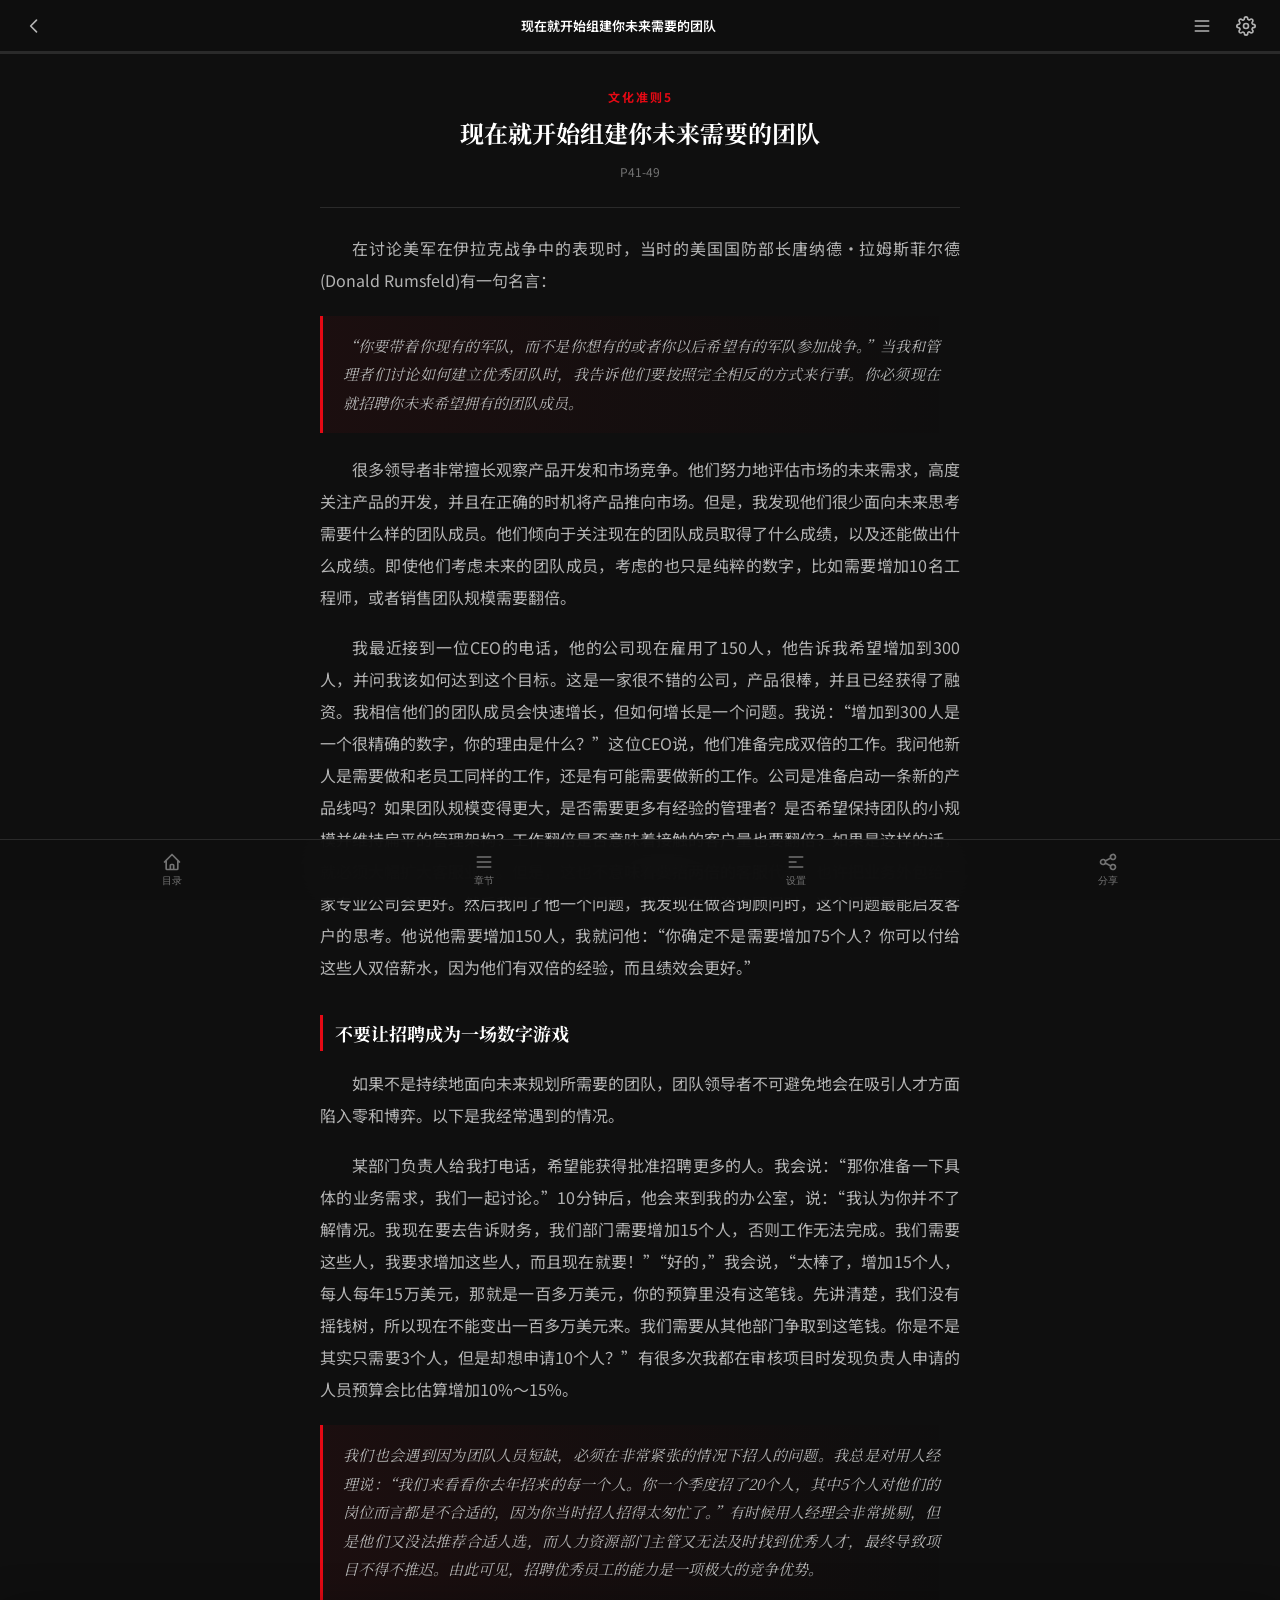
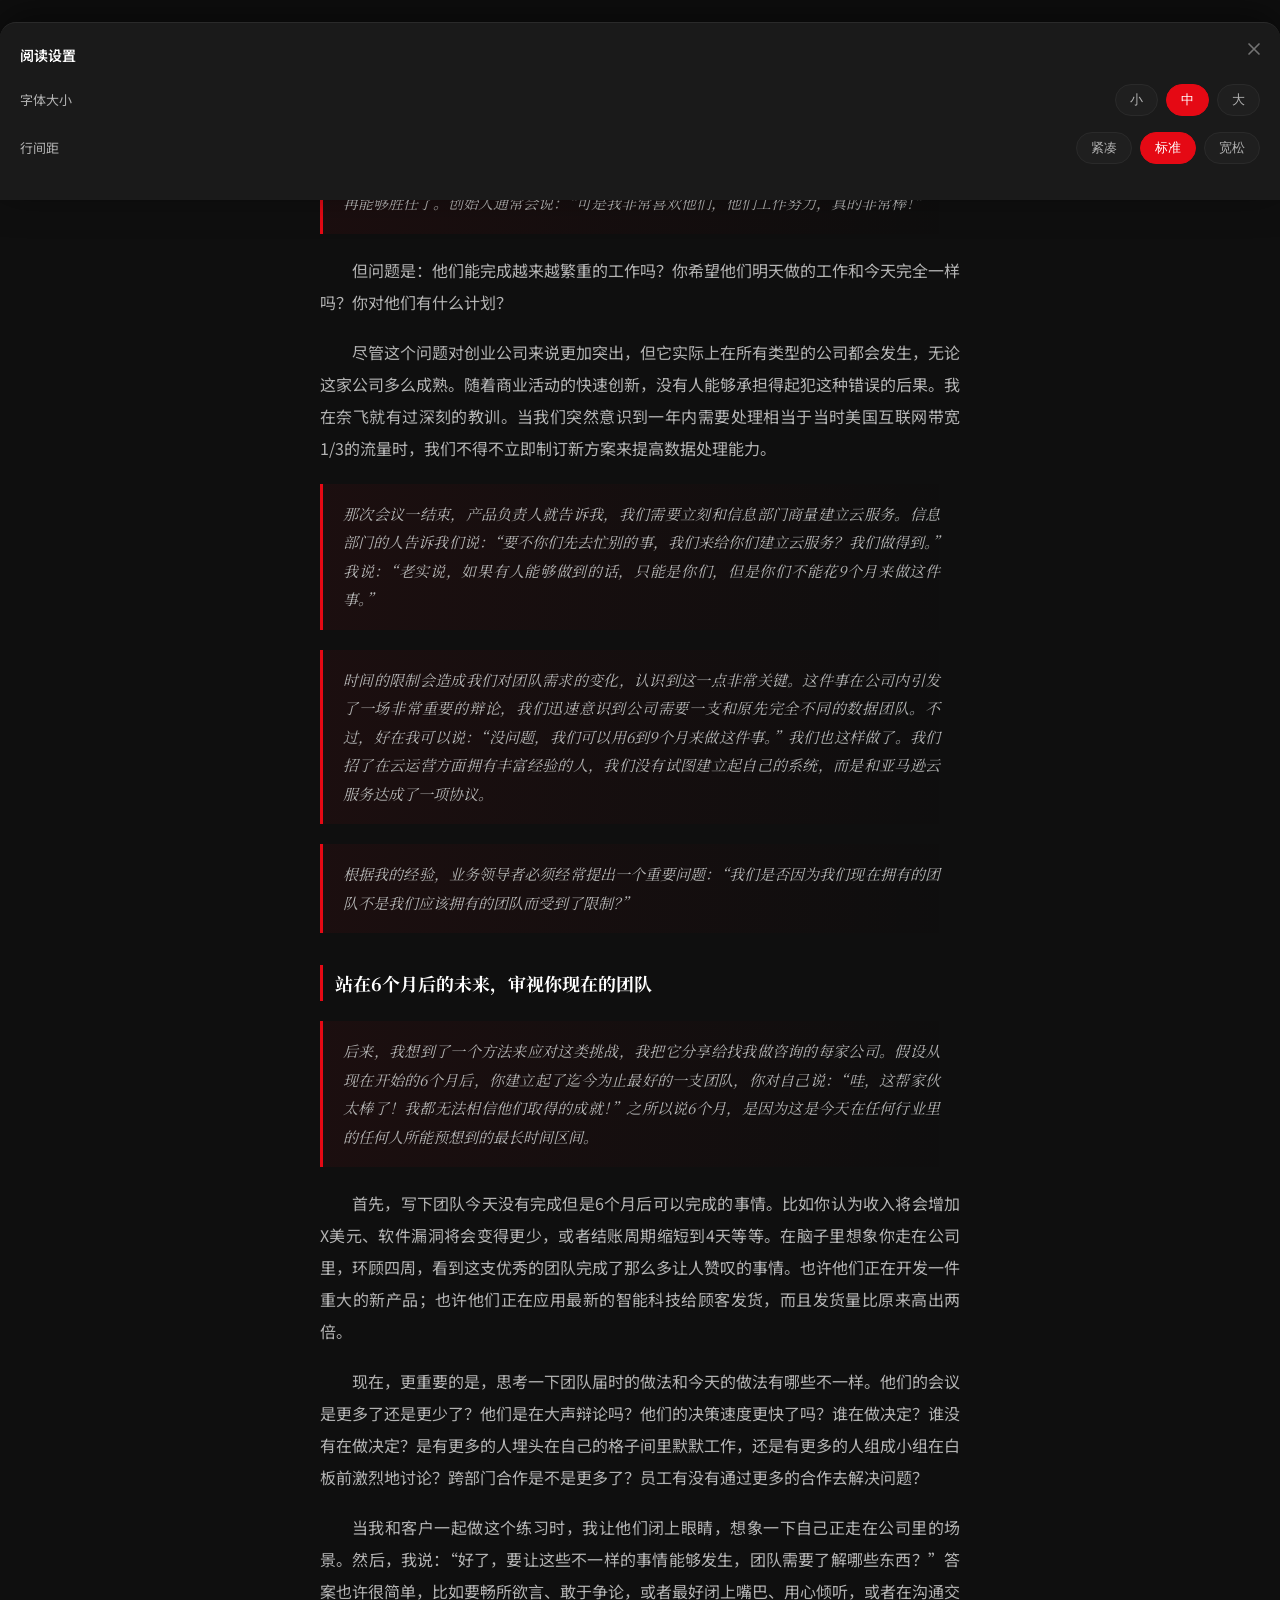
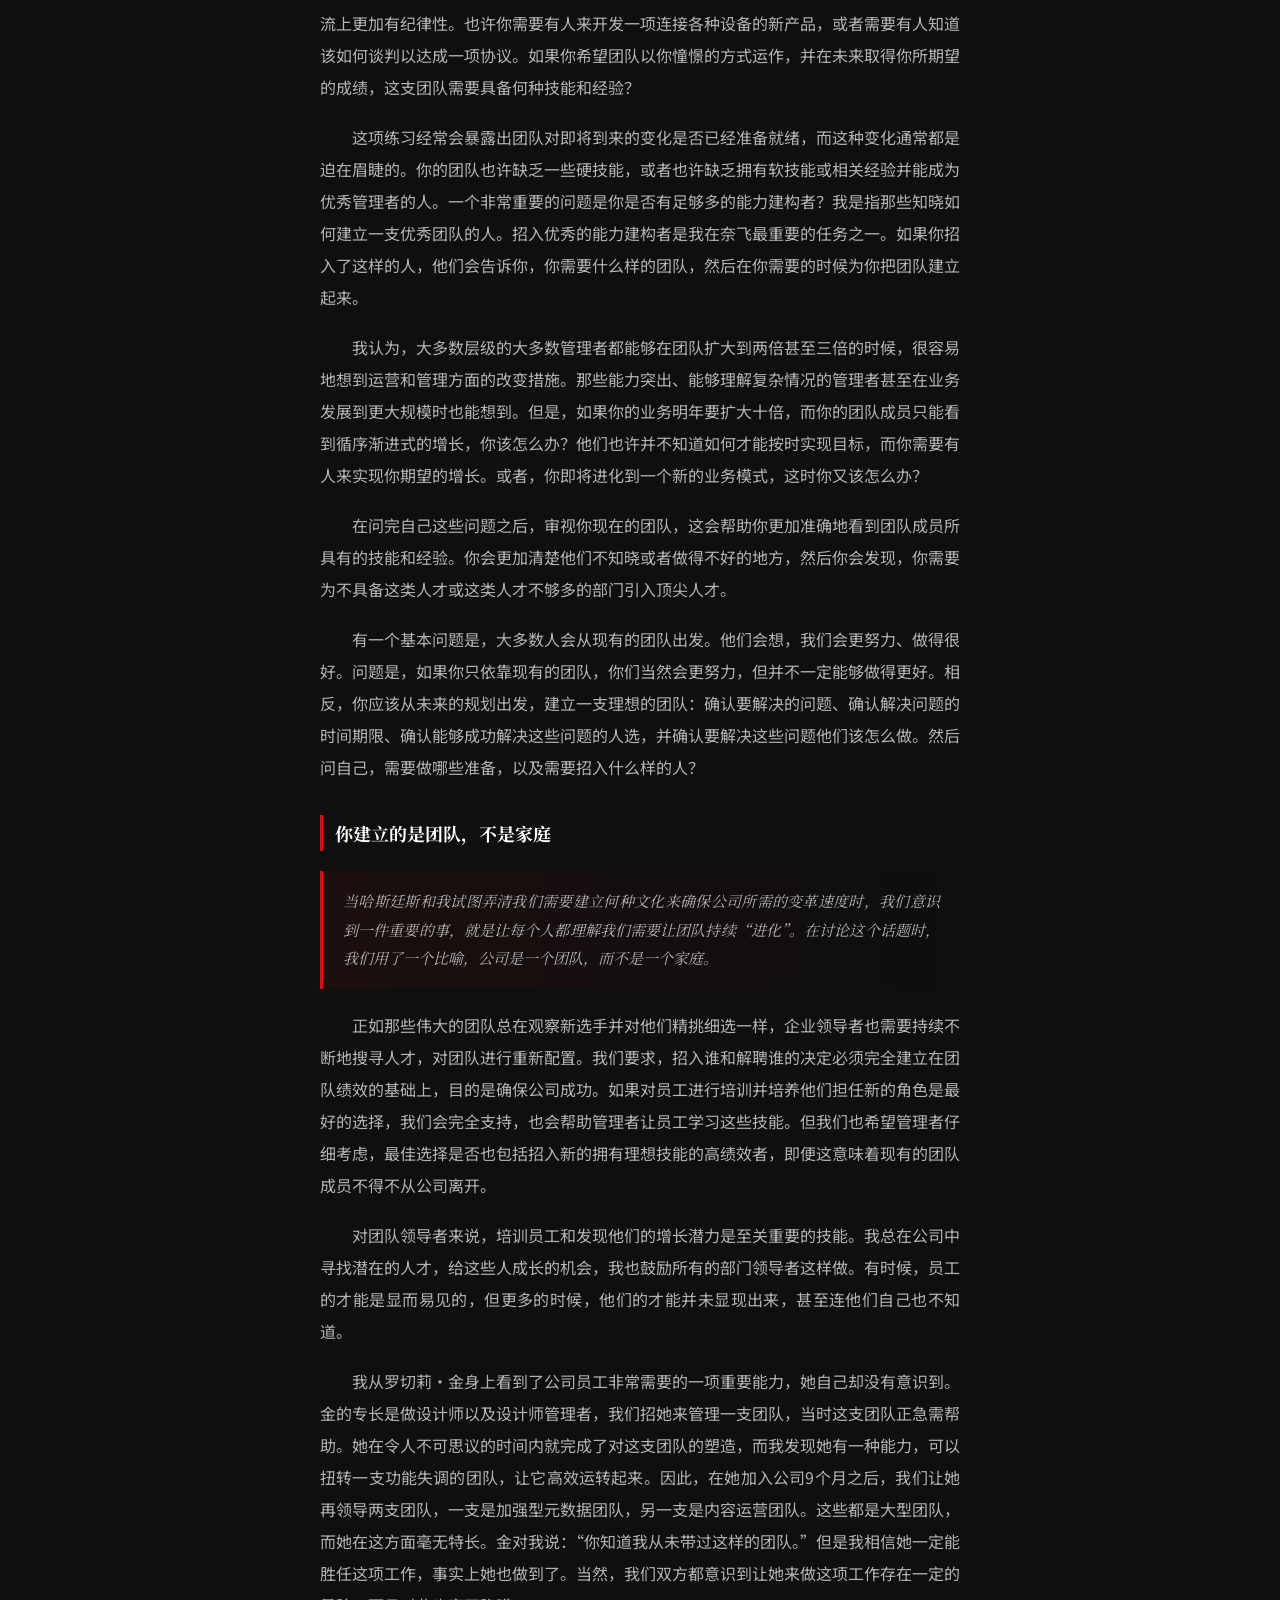
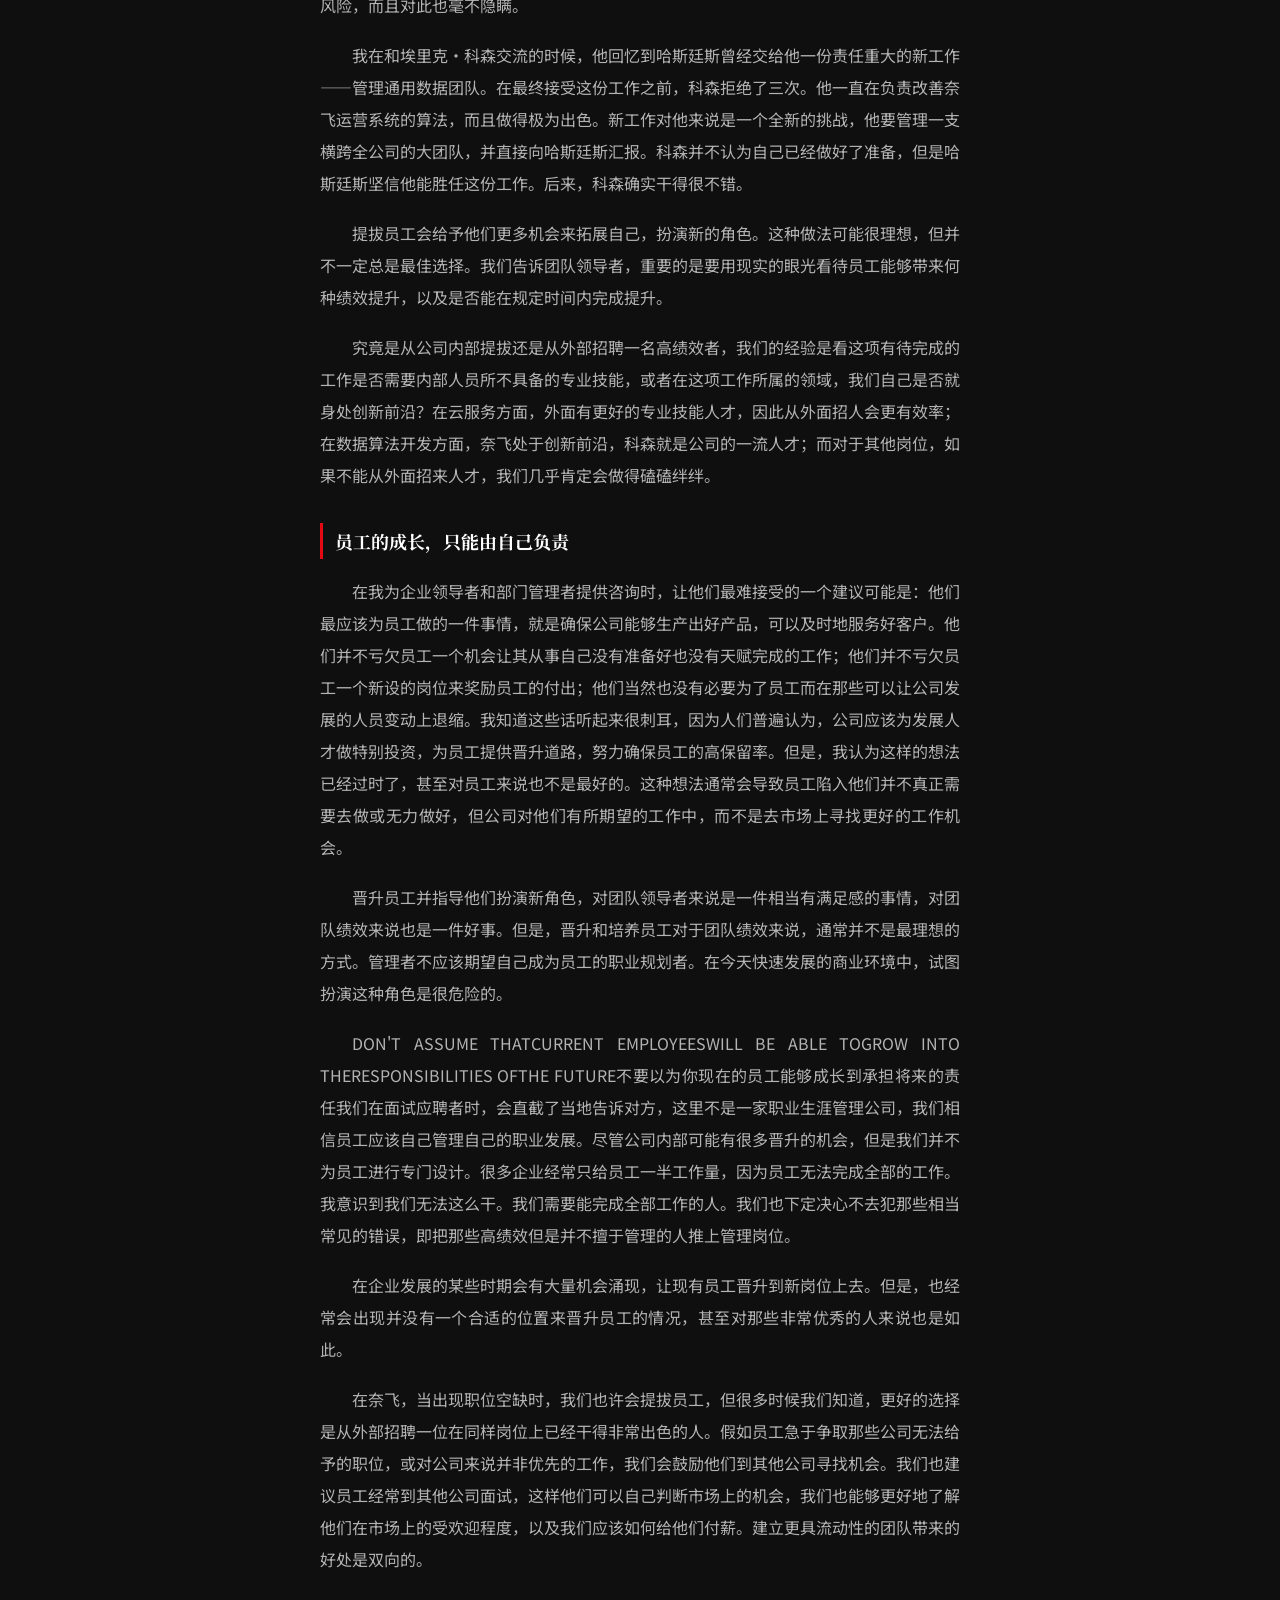
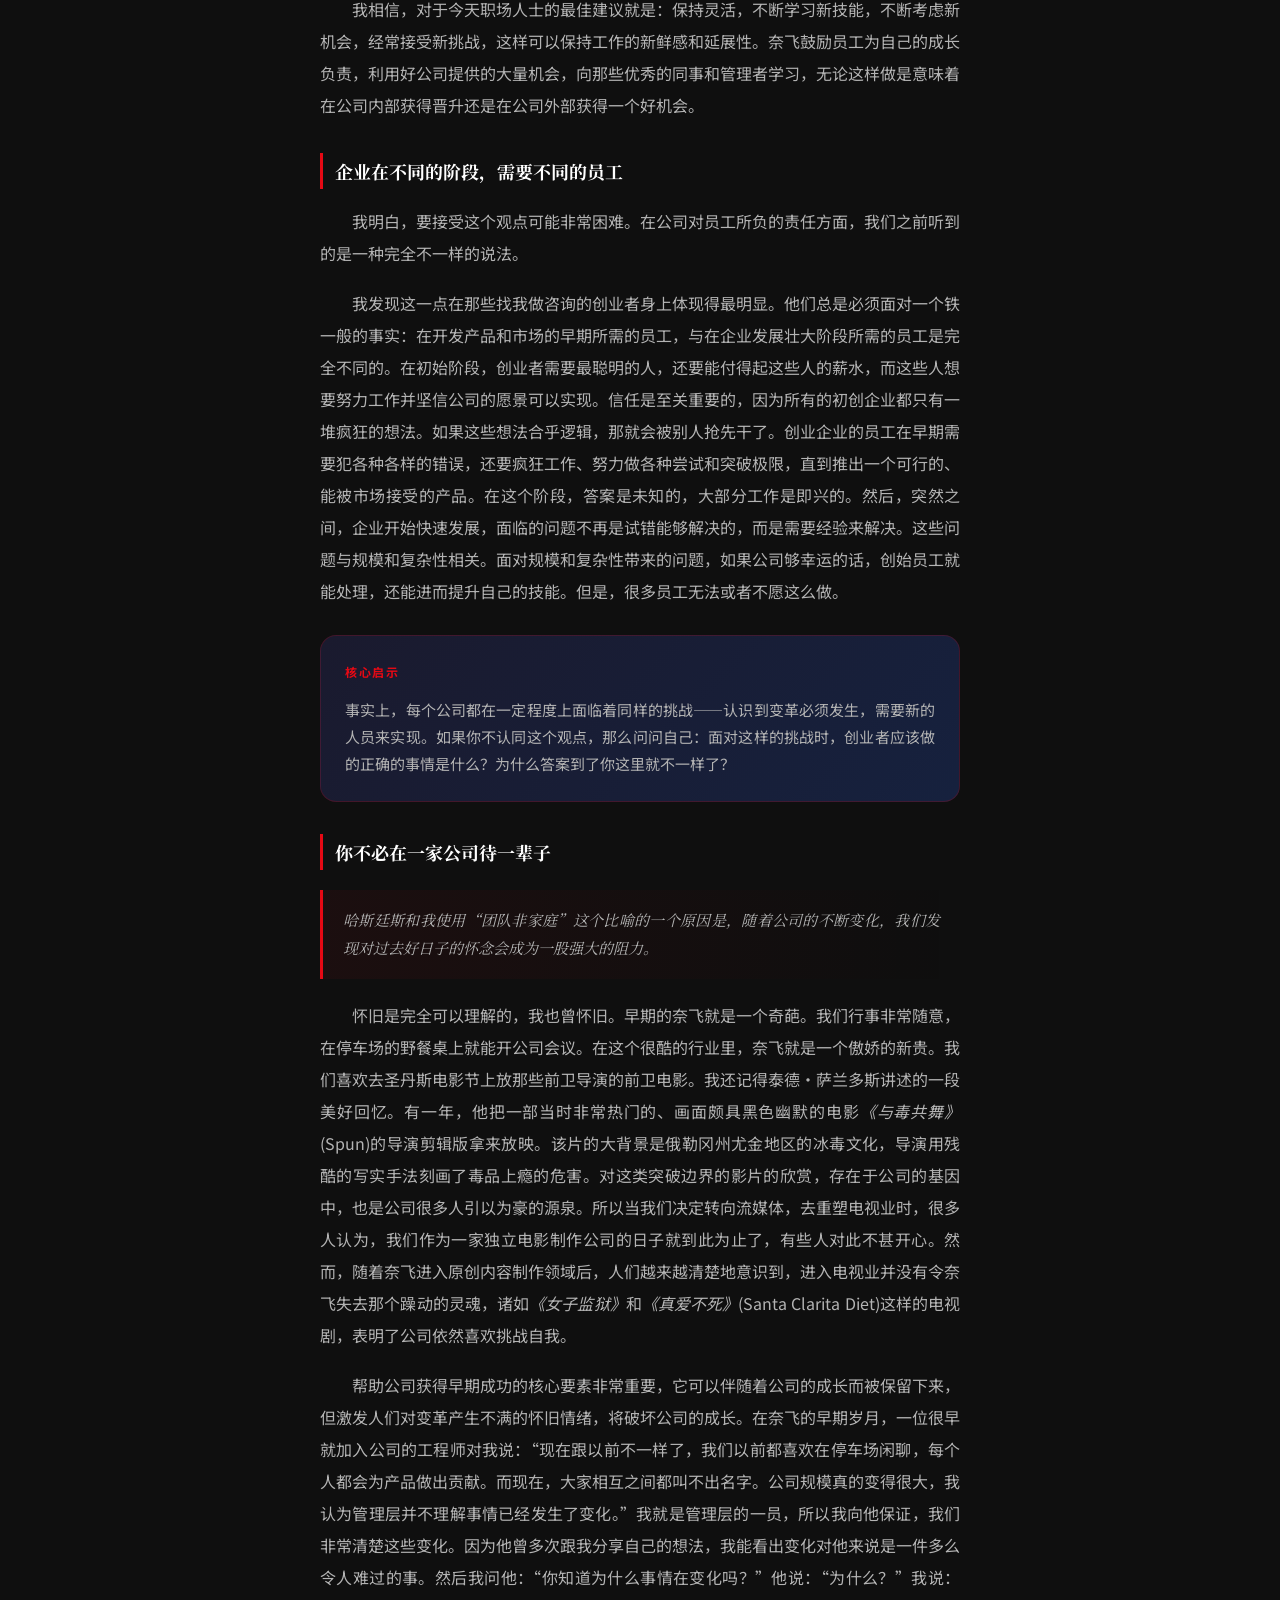
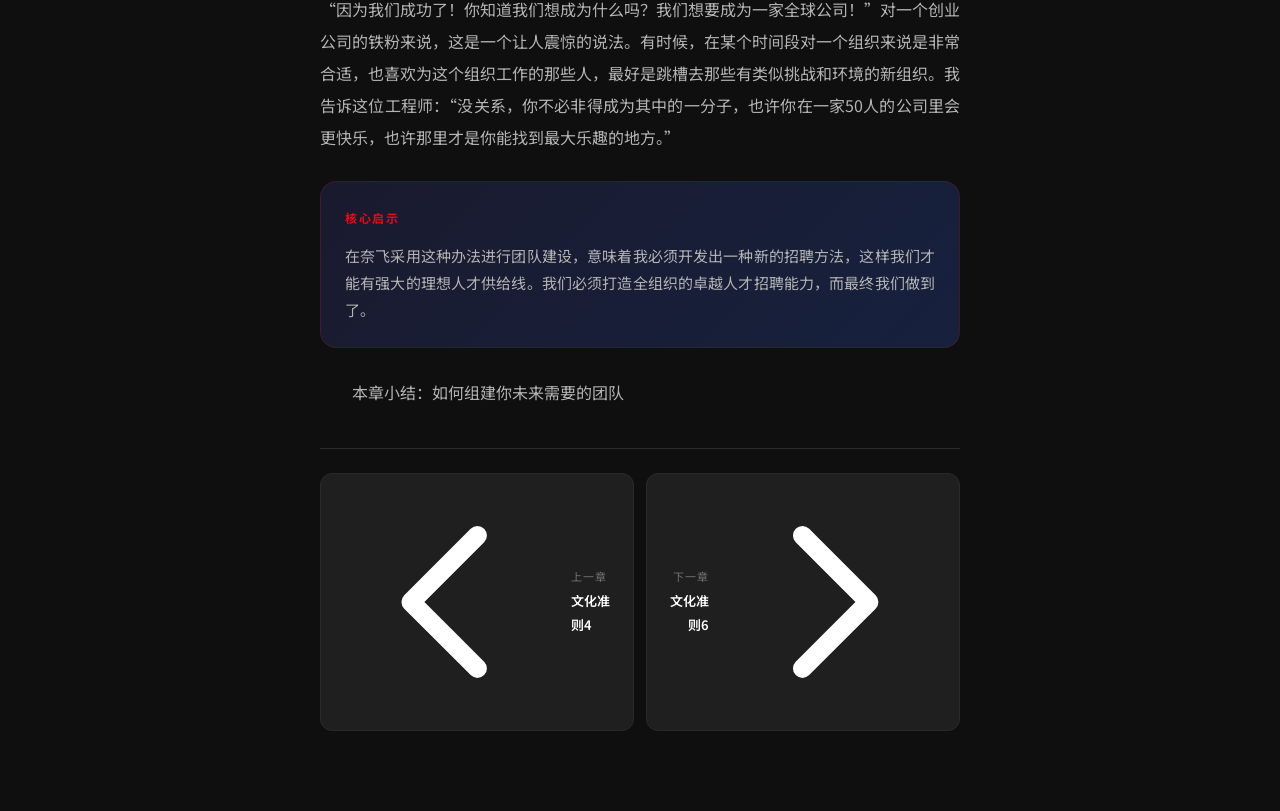
<file: netflix-culture/chapter-c5.html>
<!DOCTYPE html>
<html lang="zh-CN">
<head>
<meta charset="UTF-8">
<meta name="viewport" content="width=device-width, initial-scale=1.0, maximum-scale=1.0, user-scalable=no">
<title>文化准则5 - 奈飞文化手册</title>
<link rel="preconnect" href="https://fonts.googleapis.com">
<link rel="preconnect" href="https://fonts.gstatic.com" crossorigin>
<link href="https://fonts.googleapis.com/css2?family=Noto+Serif+SC:wght@400;600;700&family=Noto+Sans+SC:wght@300;400;500;700&display=swap" rel="stylesheet">
<link rel="stylesheet" href="style.css">
</head>
<body>
<header class="header">
  <div class="header-left">
    <a href="index.html" class="header-btn" aria-label="返回"><svg fill="none" stroke="currentColor" stroke-width="2" viewBox="0 0 24 24"><path stroke-linecap="round" stroke-linejoin="round" d="M15 19l-7-7 7-7"/></svg></a>
  </div>
  <div class="header-title">现在就开始组建你未来需要的团队</div>
  <div class="header-right">
    <button class="header-btn" onclick="toggleTOC()" aria-label="目录"><svg fill="none" stroke="currentColor" stroke-width="2" viewBox="0 0 24 24"><path stroke-linecap="round" stroke-linejoin="round" d="M4 6h16M4 12h16M4 18h16"/></svg></button>
    <button class="header-btn" onclick="toggleSettings()" aria-label="设置"><svg fill="none" stroke="currentColor" stroke-width="2" viewBox="0 0 24 24"><circle cx="12" cy="12" r="3"/><path stroke-linecap="round" stroke-linejoin="round" d="M19.4 15a1.65 1.65 0 0 0 .33 1.82l.06.06a2 2 0 0 1 0 2.83 2 2 0 0 1-2.83 0l-.06-.06a1.65 1.65 0 0 0-1.82-.33 1.65 1.65 0 0 0-1 1.51V21a2 2 0 0 1-2 2 2 2 0 0 1-2-2v-.09A1.65 1.65 0 0 0 9 19.4a1.65 1.65 0 0 0-1.82.33l-.06.06a2 2 0 0 1-2.83 0 2 2 0 0 1 0-2.83l.06-.06a1.65 1.65 0 0 0 .33-1.82 1.65 1.65 0 0 0-1.51-1H3a2 2 0 0 1-2-2 2 2 0 0 1 2-2h.09A1.65 1.65 0 0 0 4.6 9a1.65 1.65 0 0 0-.33-1.82l-.06-.06a2 2 0 0 1 0-2.83 2 2 0 0 1 2.83 0l.06.06a1.65 1.65 0 0 0 1.82.33H9a1.65 1.65 0 0 0 1-1.51V3a2 2 0 0 1 2-2 2 2 0 0 1 2 2v.09a1.65 1.65 0 0 0 1 1.51 1.65 1.65 0 0 0 1.82-.33l.06-.06a2 2 0 0 1 2.83 0 2 2 0 0 1 0 2.83l-.06.06a1.65 1.65 0 0 0-.33 1.82V9a1.65 1.65 0 0 0 1.51 1H21a2 2 0 0 1 2 2 2 2 0 0 1-2 2h-.09a1.65 1.65 0 0 0-1.51 1z"/></svg></button>
  </div>
</header>

<div class="progress-bar"><div class="progress-fill" id="progressFill"></div></div>

<main class="chapter-main" id="chapterMain">
  <div class="chapter-container">
    <div class="chapter-hero animate-in">
      <div class="chapter-label">文化准则5</div>
      <h1 class="chapter-title">现在就开始组建你未来需要的团队</h1>
      <div class="chapter-pages">P41-49</div>
    </div>
    
    <article class="article animate-in delay-1" id="article">
      <p>在讨论美军在伊拉克战争中的表现时，当时的美国国防部长唐纳德·拉姆斯菲尔德(Donald Rumsfeld)有一句名言：</p>
<div class="quote"><p>“你要带着你现有的军队，而不是你想有的或者你以后希望有的军队参加战争。”当我和管理者们讨论如何建立优秀团队时，我告诉他们要按照完全相反的方式来行事。你必须现在就招聘你未来希望拥有的团队成员。</p></div>
<p>很多领导者非常擅长观察产品开发和市场竞争。他们努力地评估市场的未来需求，高度关注产品的开发，并且在正确的时机将产品推向市场。但是，我发现他们很少面向未来思考需要什么样的团队成员。他们倾向于关注现在的团队成员取得了什么成绩，以及还能做出什么成绩。即使他们考虑未来的团队成员，考虑的也只是纯粹的数字，比如需要增加10名工程师，或者销售团队规模需要翻倍。</p>
<p>我最近接到一位CEO的电话，他的公司现在雇用了150人，他告诉我希望增加到300人，并问我该如何达到这个目标。这是一家很不错的公司，产品很棒，并且已经获得了融资。我相信他们的团队成员会快速增长，但如何增长是一个问题。我说：“增加到300人是一个很精确的数字，你的理由是什么？”这位CEO说，他们准备完成双倍的工作。我问他新人是需要做和老员工同样的工作，还是有可能需要做新的工作。公司是准备启动一条新的产品线吗？如果团队规模变得更大，是否需要更多有经验的管理者？是否希望保持团队的小规模并维持扁平的管理架构？工作翻倍是否意味着接触的客户量也要翻倍？如果是这样的话，就必须大幅扩大客服业务。但是，这也不意味着要招两倍的客服代表，也许把业务外包给一家专业公司会更好。然后我问了他一个问题，我发现在做咨询顾问时，这个问题最能启发客户的思考。他说他需要增加150人，我就问他：“你确定不是需要增加75个人？你可以付给这些人双倍薪水，因为他们有双倍的经验，而且绩效会更好。”</p>
<h3>不要让招聘成为一场数字游戏</h3>
<p>如果不是持续地面向未来规划所需要的团队，团队领导者不可避免地会在吸引人才方面陷入零和博弈。以下是我经常遇到的情况。</p>
<p>某部门负责人给我打电话，希望能获得批准招聘更多的人。我会说：“那你准备一下具体的业务需求，我们一起讨论。”10分钟后，他会来到我的办公室，说：“我认为你并不了解情况。我现在要去告诉财务，我们部门需要增加15个人，否则工作无法完成。我们需要这些人，我要求增加这些人，而且现在就要！”“好的，”我会说，“太棒了，增加15个人，每人每年15万美元，那就是一百多万美元，你的预算里没有这笔钱。先讲清楚，我们没有摇钱树，所以现在不能变出一百多万美元来。我们需要从其他部门争取到这笔钱。你是不是其实只需要3个人，但是却想申请10个人？”有很多次我都在审核项目时发现负责人申请的人员预算会比估算增加10%～15%。</p>
<div class="quote"><p>我们也会遇到因为团队人员短缺，必须在非常紧张的情况下招人的问题。我总是对用人经理说：“我们来看看你去年招来的每一个人。你一个季度招了20个人，其中5个人对他们的岗位而言都是不合适的，因为你当时招人招得太匆忙了。”有时候用人经理会非常挑剔，但是他们又没法推荐合适人选，而人力资源部门主管又无法及时找到优秀人才，最终导致项目不得不推迟。由此可见，招聘优秀员工的能力是一项极大的竞争优势。</p></div>
<h3>不要期望你今天的团队能成为你明天的团队</h3>
<div class="quote"><p>在团队建设方面，我看到的另一个错误就是以为现有的员工可以成长到承担将来的责任。这个问题对创业公司来说非常突出，因为创始人经常认为自己有责任对创始团队忠诚。我在给这些公司做咨询时，经常不得不告诉他们，很多团队成员在公司步入新的阶段后已不再能够胜任了。创始人通常会说：“可是我非常喜欢他们，他们工作努力，真的非常棒！”</p></div>
<p>但问题是：他们能完成越来越繁重的工作吗？你希望他们明天做的工作和今天完全一样吗？你对他们有什么计划？</p>
<p>尽管这个问题对创业公司来说更加突出，但它实际上在所有类型的公司都会发生，无论这家公司多么成熟。随着商业活动的快速创新，没有人能够承担得起犯这种错误的后果。我在奈飞就有过深刻的教训。当我们突然意识到一年内需要处理相当于当时美国互联网带宽1/3的流量时，我们不得不立即制订新方案来提高数据处理能力。</p>
<div class="quote"><p>那次会议一结束，产品负责人就告诉我，我们需要立刻和信息部门商量建立云服务。信息部门的人告诉我们说：“要不你们先去忙别的事，我们来给你们建立云服务？我们做得到。”我说：“老实说，如果有人能够做到的话，只能是你们，但是你们不能花9个月来做这件事。”</p></div>
<div class="quote"><p>时间的限制会造成我们对团队需求的变化，认识到这一点非常关键。这件事在公司内引发了一场非常重要的辩论，我们迅速意识到公司需要一支和原先完全不同的数据团队。不过，好在我可以说：“没问题，我们可以用6到9个月来做这件事。”我们也这样做了。我们招了在云运营方面拥有丰富经验的人，我们没有试图建立起自己的系统，而是和亚马逊云服务达成了一项协议。</p></div>
<div class="quote"><p>根据我的经验，业务领导者必须经常提出一个重要问题：“我们是否因为我们现在拥有的团队不是我们应该拥有的团队而受到了限制？”</p></div>
<h3>站在6个月后的未来，审视你现在的团队</h3>
<div class="quote"><p>后来，我想到了一个方法来应对这类挑战，我把它分享给找我做咨询的每家公司。假设从现在开始的6个月后，你建立起了迄今为止最好的一支团队，你对自己说：“哇，这帮家伙太棒了！我都无法相信他们取得的成就！”之所以说6个月，是因为这是今天在任何行业里的任何人所能预想到的最长时间区间。</p></div>
<p>首先，写下团队今天没有完成但是6个月后可以完成的事情。比如你认为收入将会增加X美元、软件漏洞将会变得更少，或者结账周期缩短到4天等等。在脑子里想象你走在公司里，环顾四周，看到这支优秀的团队完成了那么多让人赞叹的事情。也许他们正在开发一件重大的新产品；也许他们正在应用最新的智能科技给顾客发货，而且发货量比原来高出两倍。</p>
<p>现在，更重要的是，思考一下团队届时的做法和今天的做法有哪些不一样。他们的会议是更多了还是更少了？他们是在大声辩论吗？他们的决策速度更快了吗？谁在做决定？谁没有在做决定？是有更多的人埋头在自己的格子间里默默工作，还是有更多的人组成小组在白板前激烈地讨论？跨部门合作是不是更多了？员工有没有通过更多的合作去解决问题？</p>
<p>当我和客户一起做这个练习时，我让他们闭上眼睛，想象一下自己正走在公司里的场景。然后，我说：“好了，要让这些不一样的事情能够发生，团队需要了解哪些东西？”答案也许很简单，比如要畅所欲言、敢于争论，或者最好闭上嘴巴、用心倾听，或者在沟通交流上更加有纪律性。也许你需要有人来开发一项连接各种设备的新产品，或者需要有人知道该如何谈判以达成一项协议。如果你希望团队以你憧憬的方式运作，并在未来取得你所期望的成绩，这支团队需要具备何种技能和经验？</p>
<p>这项练习经常会暴露出团队对即将到来的变化是否已经准备就绪，而这种变化通常都是迫在眉睫的。你的团队也许缺乏一些硬技能，或者也许缺乏拥有软技能或相关经验并能成为优秀管理者的人。一个非常重要的问题是你是否有足够多的能力建构者？我是指那些知晓如何建立一支优秀团队的人。招入优秀的能力建构者是我在奈飞最重要的任务之一。如果你招入了这样的人，他们会告诉你，你需要什么样的团队，然后在你需要的时候为你把团队建立起来。</p>
<p>我认为，大多数层级的大多数管理者都能够在团队扩大到两倍甚至三倍的时候，很容易地想到运营和管理方面的改变措施。那些能力突出、能够理解复杂情况的管理者甚至在业务发展到更大规模时也能想到。但是，如果你的业务明年要扩大十倍，而你的团队成员只能看到循序渐进式的增长，你该怎么办？他们也许并不知道如何才能按时实现目标，而你需要有人来实现你期望的增长。或者，你即将进化到一个新的业务模式，这时你又该怎么办？</p>
<p>在问完自己这些问题之后，审视你现在的团队，这会帮助你更加准确地看到团队成员所具有的技能和经验。你会更加清楚他们不知晓或者做得不好的地方，然后你会发现，你需要为不具备这类人才或这类人才不够多的部门引入顶尖人才。</p>
<p>有一个基本问题是，大多数人会从现有的团队出发。他们会想，我们会更努力、做得很好。问题是，如果你只依靠现有的团队，你们当然会更努力，但并不一定能够做得更好。相反，你应该从未来的规划出发，建立一支理想的团队：确认要解决的问题、确认解决问题的时间期限、确认能够成功解决这些问题的人选，并确认要解决这些问题他们该怎么做。然后问自己，需要做哪些准备，以及需要招入什么样的人？</p>
<h3>你建立的是团队，不是家庭</h3>
<div class="quote"><p>当哈斯廷斯和我试图弄清我们需要建立何种文化来确保公司所需的变革速度时，我们意识到一件重要的事，就是让每个人都理解我们需要让团队持续“进化”。在讨论这个话题时，我们用了一个比喻，公司是一个团队，而不是一个家庭。</p></div>
<p>正如那些伟大的团队总在观察新选手并对他们精挑细选一样，企业领导者也需要持续不断地搜寻人才，对团队进行重新配置。我们要求，招入谁和解聘谁的决定必须完全建立在团队绩效的基础上，目的是确保公司成功。如果对员工进行培训并培养他们担任新的角色是最好的选择，我们会完全支持，也会帮助管理者让员工学习这些技能。但我们也希望管理者仔细考虑，最佳选择是否也包括招入新的拥有理想技能的高绩效者，即便这意味着现有的团队成员不得不从公司离开。</p>
<p>对团队领导者来说，培训员工和发现他们的增长潜力是至关重要的技能。我总在公司中寻找潜在的人才，给这些人成长的机会，我也鼓励所有的部门领导者这样做。有时候，员工的才能是显而易见的，但更多的时候，他们的才能并未显现出来，甚至连他们自己也不知道。</p>
<p>我从罗切莉·金身上看到了公司员工非常需要的一项重要能力，她自己却没有意识到。金的专长是做设计师以及设计师管理者，我们招她来管理一支团队，当时这支团队正急需帮助。她在令人不可思议的时间内就完成了对这支团队的塑造，而我发现她有一种能力，可以扭转一支功能失调的团队，让它高效运转起来。因此，在她加入公司9个月之后，我们让她再领导两支团队，一支是加强型元数据团队，另一支是内容运营团队。这些都是大型团队，而她在这方面毫无特长。金对我说：“你知道我从未带过这样的团队。”但是我相信她一定能胜任这项工作，事实上她也做到了。当然，我们双方都意识到让她来做这项工作存在一定的风险，而且对此也毫不隐瞒。</p>
<p>我在和埃里克·科森交流的时候，他回忆到哈斯廷斯曾经交给他一份责任重大的新工作——管理通用数据团队。在最终接受这份工作之前，科森拒绝了三次。他一直在负责改善奈飞运营系统的算法，而且做得极为出色。新工作对他来说是一个全新的挑战，他要管理一支横跨全公司的大团队，并直接向哈斯廷斯汇报。科森并不认为自己已经做好了准备，但是哈斯廷斯坚信他能胜任这份工作。后来，科森确实干得很不错。</p>
<p>提拔员工会给予他们更多机会来拓展自己，扮演新的角色。这种做法可能很理想，但并不一定总是最佳选择。我们告诉团队领导者，重要的是要用现实的眼光看待员工能够带来何种绩效提升，以及是否能在规定时间内完成提升。</p>
<p>究竟是从公司内部提拔还是从外部招聘一名高绩效者，我们的经验是看这项有待完成的工作是否需要内部人员所不具备的专业技能，或者在这项工作所属的领域，我们自己是否就身处创新前沿？在云服务方面，外面有更好的专业技能人才，因此从外面招人会更有效率；在数据算法开发方面，奈飞处于创新前沿，科森就是公司的一流人才；而对于其他岗位，如果不能从外面招来人才，我们几乎肯定会做得磕磕绊绊。</p>
<h3>员工的成长，只能由自己负责</h3>
<p>在我为企业领导者和部门管理者提供咨询时，让他们最难接受的一个建议可能是：他们最应该为员工做的一件事情，就是确保公司能够生产出好产品，可以及时地服务好客户。他们并不亏欠员工一个机会让其从事自己没有准备好也没有天赋完成的工作；他们并不亏欠员工一个新设的岗位来奖励员工的付出；他们当然也没有必要为了员工而在那些可以让公司发展的人员变动上退缩。我知道这些话听起来很刺耳，因为人们普遍认为，公司应该为发展人才做特别投资，为员工提供晋升道路，努力确保员工的高保留率。但是，我认为这样的想法已经过时了，甚至对员工来说也不是最好的。这种想法通常会导致员工陷入他们并不真正需要去做或无力做好，但公司对他们有所期望的工作中，而不是去市场上寻找更好的工作机会。</p>
<p>晋升员工并指导他们扮演新角色，对团队领导者来说是一件相当有满足感的事情，对团队绩效来说也是一件好事。但是，晋升和培养员工对于团队绩效来说，通常并不是最理想的方式。管理者不应该期望自己成为员工的职业规划者。在今天快速发展的商业环境中，试图扮演这种角色是很危险的。</p>
<p>DON&#x27;T ASSUME THATCURRENT EMPLOYEESWILL BE ABLE TOGROW INTO THERESPONSIBILITIES OFTHE FUTURE不要以为你现在的员工能够成长到承担将来的责任我们在面试应聘者时，会直截了当地告诉对方，这里不是一家职业生涯管理公司，我们相信员工应该自己管理自己的职业发展。尽管公司内部可能有很多晋升的机会，但是我们并不为员工进行专门设计。很多企业经常只给员工一半工作量，因为员工无法完成全部的工作。我意识到我们无法这么干。我们需要能完成全部工作的人。我们也下定决心不去犯那些相当常见的错误，即把那些高绩效但是并不擅于管理的人推上管理岗位。</p>
<p>在企业发展的某些时期会有大量机会涌现，让现有员工晋升到新岗位上去。但是，也经常会出现并没有一个合适的位置来晋升员工的情况，甚至对那些非常优秀的人来说也是如此。</p>
<p>在奈飞，当出现职位空缺时，我们也许会提拔员工，但很多时候我们知道，更好的选择是从外部招聘一位在同样岗位上已经干得非常出色的人。假如员工急于争取那些公司无法给予的职位，或对公司来说并非优先的工作，我们会鼓励他们到其他公司寻找机会。我们也建议员工经常到其他公司面试，这样他们可以自己判断市场上的机会，我们也能够更好地了解他们在市场上的受欢迎程度，以及我们应该如何给他们付薪。建立更具流动性的团队带来的好处是双向的。</p>
<p>我相信，对于今天职场人士的最佳建议就是：保持灵活，不断学习新技能，不断考虑新机会，经常接受新挑战，这样可以保持工作的新鲜感和延展性。奈飞鼓励员工为自己的成长负责，利用好公司提供的大量机会，向那些优秀的同事和管理者学习，无论这样做是意味着在公司内部获得晋升还是在公司外部获得一个好机会。</p>
<h3>企业在不同的阶段，需要不同的员工</h3>
<p>我明白，要接受这个观点可能非常困难。在公司对员工所负的责任方面，我们之前听到的是一种完全不一样的说法。</p>
<p>我发现这一点在那些找我做咨询的创业者身上体现得最明显。他们总是必须面对一个铁一般的事实：在开发产品和市场的早期所需的员工，与在企业发展壮大阶段所需的员工是完全不同的。在初始阶段，创业者需要最聪明的人，还要能付得起这些人的薪水，而这些人想要努力工作并坚信公司的愿景可以实现。信任是至关重要的，因为所有的初创企业都只有一堆疯狂的想法。如果这些想法合乎逻辑，那就会被别人抢先干了。创业企业的员工在早期需要犯各种各样的错误，还要疯狂工作、努力做各种尝试和突破极限，直到推出一个可行的、能被市场接受的产品。在这个阶段，答案是未知的，大部分工作是即兴的。然后，突然之间，企业开始快速发展，面临的问题不再是试错能够解决的，而是需要经验来解决。这些问题与规模和复杂性相关。面对规模和复杂性带来的问题，如果公司够幸运的话，创始员工就能处理，还能进而提升自己的技能。但是，很多员工无法或者不愿这么做。</p>
<div class="takeaway"><div class="takeaway-title">核心启示</div><p>事实上，每个公司都在一定程度上面临着同样的挑战——认识到变革必须发生，需要新的人员来实现。如果你不认同这个观点，那么问问自己：面对这样的挑战时，创业者应该做的正确的事情是什么？为什么答案到了你这里就不一样了？</p></div>
<h3>你不必在一家公司待一辈子</h3>
<div class="quote"><p>哈斯廷斯和我使用“团队非家庭”这个比喻的一个原因是，随着公司的不断变化，我们发现对过去好日子的怀念会成为一股强大的阻力。</p></div>
<p>怀旧是完全可以理解的，我也曾怀旧。早期的奈飞就是一个奇葩。我们行事非常随意，在停车场的野餐桌上就能开公司会议。在这个很酷的行业里，奈飞就是一个傲娇的新贵。我们喜欢去圣丹斯电影节上放那些前卫导演的前卫电影。我还记得泰德·萨兰多斯讲述的一段美好回忆。有一年，他把一部当时非常热门的、画面颇具黑色幽默的电影<em>《与毒共舞》</em>(Spun)的导演剪辑版拿来放映。该片的大背景是俄勒冈州尤金地区的冰毒文化，导演用残酷的写实手法刻画了毒品上瘾的危害。对这类突破边界的影片的欣赏，存在于公司的基因中，也是公司很多人引以为豪的源泉。所以当我们决定转向流媒体，去重塑电视业时，很多人认为，我们作为一家独立电影制作公司的日子就到此为止了，有些人对此不甚开心。然而，随着奈飞进入原创内容制作领域后，人们越来越清楚地意识到，进入电视业并没有令奈飞失去那个躁动的灵魂，诸如<em>《女子监狱》</em>和<em>《真爱不死》</em>(Santa Clarita Diet)这样的电视剧，表明了公司依然喜欢挑战自我。</p>
<p>帮助公司获得早期成功的核心要素非常重要，它可以伴随着公司的成长而被保留下来，但激发人们对变革产生不满的怀旧情绪，将破坏公司的成长。在奈飞的早期岁月，一位很早就加入公司的工程师对我说：“现在跟以前不一样了，我们以前都喜欢在停车场闲聊，每个人都会为产品做出贡献。而现在，大家相互之间都叫不出名字。公司规模真的变得很大，我认为管理层并不理解事情已经发生了变化。”我就是管理层的一员，所以我向他保证，我们非常清楚这些变化。因为他曾多次跟我分享自己的想法，我能看出变化对他来说是一件多么令人难过的事。然后我问他：“你知道为什么事情在变化吗？”他说：“为什么？”我说：“因为我们成功了！你知道我们想成为什么吗？我们想要成为一家全球公司！”对一个创业公司的铁粉来说，这是一个让人震惊的说法。有时候，在某个时间段对一个组织来说是非常合适，也喜欢为这个组织工作的那些人，最好是跳槽去那些有类似挑战和环境的新组织。我告诉这位工程师：“没关系，你不必非得成为其中的一分子，也许你在一家50人的公司里会更快乐，也许那里才是你能找到最大乐趣的地方。”</p>
<div class="takeaway"><div class="takeaway-title">核心启示</div><p>在奈飞采用这种办法进行团队建设，意味着我必须开发出一种新的招聘方法，这样我们才能有强大的理想人才供给线。我们必须打造全组织的卓越人才招聘能力，而最终我们做到了。</p></div>
<p>本章小结：如何组建你未来需要的团队</p>
    </article>
    
    <div class="chapter-nav">
      <a href="chapter-c4.html" class="chapter-nav-btn">
          <svg fill="none" stroke="currentColor" stroke-width="2" viewBox="0 0 24 24"><path stroke-linecap="round" stroke-linejoin="round" d="M15 19l-7-7 7-7"/></svg>
          <div>
            <div class="chapter-nav-label">上一章</div>
            <div class="chapter-nav-title">文化准则4</div>
          </div>
        </a>
      <a href="chapter-c6.html" class="chapter-nav-btn next">
          <div>
            <div class="chapter-nav-label">下一章</div>
            <div class="chapter-nav-title">文化准则6</div>
          </div>
          <svg fill="none" stroke="currentColor" stroke-width="2" viewBox="0 0 24 24"><path stroke-linecap="round" stroke-linejoin="round" d="M9 5l7 7-7 7"/></svg>
        </a>
    </div>
  </div>
</main>

<div class="settings-overlay" id="tocOverlay" onclick="toggleTOC()"></div>
<aside class="toc-drawer" id="tocDrawer">
  <div class="toc-drawer-header">
    <div class="toc-drawer-title">目录</div>
    <button class="toc-drawer-close" onclick="toggleTOC()"><svg fill="none" stroke="currentColor" stroke-width="2" viewBox="0 0 24 24"><path stroke-linecap="round" stroke-linejoin="round" d="M6 18L18 6M6 6l12 12"/></svg></button>
  </div>
  <div class="toc-drawer-list">
    <a href="index.html" class="toc-drawer-item">
      <div class="toc-drawer-item-title">封面</div>
      <div class="toc-drawer-item-sub">奈飞文化手册</div>
    </a>
    <a href="chapter-preface.html" class="toc-drawer-item">
          <div class="toc-drawer-item-title">推荐序</div>
          <div class="toc-drawer-item-sub">毛大庆 / 龚宇</div>
        </a><a href="chapter-intro.html" class="toc-drawer-item">
          <div class="toc-drawer-item-title">前言</div>
          <div class="toc-drawer-item-sub">自由与责任，奈飞文化的核心</div>
        </a><a href="chapter-c1.html" class="toc-drawer-item">
          <div class="toc-drawer-item-title">文化准则1</div>
          <div class="toc-drawer-item-sub">我们只招成年人</div>
        </a><a href="chapter-c2.html" class="toc-drawer-item">
          <div class="toc-drawer-item-title">文化准则2</div>
          <div class="toc-drawer-item-sub">要让每个人都理解公司业务</div>
        </a><a href="chapter-c3.html" class="toc-drawer-item">
          <div class="toc-drawer-item-title">文化准则3</div>
          <div class="toc-drawer-item-sub">绝对坦诚，才能获得真正高效的反馈</div>
        </a><a href="chapter-c4.html" class="toc-drawer-item">
          <div class="toc-drawer-item-title">文化准则4</div>
          <div class="toc-drawer-item-sub">只有事实才能捍卫观点</div>
        </a><a href="chapter-c5.html" class="toc-drawer-item active">
          <div class="toc-drawer-item-title">文化准则5</div>
          <div class="toc-drawer-item-sub">现在就开始组建你未来需要的团队</div>
        </a><a href="chapter-c6.html" class="toc-drawer-item">
          <div class="toc-drawer-item-title">文化准则6</div>
          <div class="toc-drawer-item-sub">员工与岗位的关系，不是匹配而是高度匹配</div>
        </a><a href="chapter-c7.html" class="toc-drawer-item">
          <div class="toc-drawer-item-title">文化准则7</div>
          <div class="toc-drawer-item-sub">按照员工带来的价值付薪</div>
        </a><a href="chapter-c8.html" class="toc-drawer-item">
          <div class="toc-drawer-item-title">文化准则8</div>
          <div class="toc-drawer-item-sub">离开时要好好说再见</div>
        </a><a href="chapter-epilogue.html" class="toc-drawer-item">
          <div class="toc-drawer-item-title">结语</div>
          <div class="toc-drawer-item-sub">文化即战略，创造你自己的管理新算法</div>
        </a>
  </div>
</aside>

<div class="settings-overlay" id="settingsOverlay" onclick="toggleSettings()"></div>
<div class="settings-panel" id="settingsPanel">
  <button class="settings-close" onclick="toggleSettings()"><svg fill="none" stroke="currentColor" stroke-width="2" viewBox="0 0 24 24"><path stroke-linecap="round" stroke-linejoin="round" d="M6 18L18 6M6 6l12 12"/></svg></button>
  <div class="settings-title">阅读设置</div>
  <div class="settings-row">
    <span class="settings-label">字体大小</span>
    <div class="settings-options">
      <button class="settings-opt" onclick="setFontSize(14)">小</button>
      <button class="settings-opt active" onclick="setFontSize(16)">中</button>
      <button class="settings-opt" onclick="setFontSize(18)">大</button>
    </div>
  </div>
  <div class="settings-row">
    <span class="settings-label">行间距</span>
    <div class="settings-options">
      <button class="settings-opt" onclick="setLineHeight(1.6)">紧凑</button>
      <button class="settings-opt active" onclick="setLineHeight(2)">标准</button>
      <button class="settings-opt" onclick="setLineHeight(2.4)">宽松</button>
    </div>
  </div>
</div>

<nav class="bottom-bar">
  <button class="bottom-btn" onclick="location.href='index.html'"><svg fill="none" stroke="currentColor" stroke-width="2" viewBox="0 0 24 24"><path stroke-linecap="round" stroke-linejoin="round" d="M3 12l2-2m0 0l7-7 7 7M5 10v10a1 1 0 001 1h3m10-11l2 2m-2-2v10a1 1 0 01-1 1h-3m-6 0a1 1 0 001-1v-4a1 1 0 011-1h2a1 1 0 011 1v4a1 1 0 001 1m-6 0h6"/></svg><span>目录</span></button>
  <button class="bottom-btn" onclick="toggleTOC()"><svg fill="none" stroke="currentColor" stroke-width="2" viewBox="0 0 24 24"><path stroke-linecap="round" stroke-linejoin="round" d="M4 6h16M4 12h16M4 18h16"/></svg><span>章节</span></button>
  <button class="bottom-btn" onclick="toggleSettings()"><svg fill="none" stroke="currentColor" stroke-width="2" viewBox="0 0 24 24"><path stroke-linecap="round" stroke-linejoin="round" d="M4 6h16M4 12h8m-8 6h16"/></svg><span>设置</span></button>
  <button class="bottom-btn" onclick="sharePage()"><svg fill="none" stroke="currentColor" stroke-width="2" viewBox="0 0 24 24"><path stroke-linecap="round" stroke-linejoin="round" d="M8.684 13.342C8.886 12.938 9 12.482 9 12c0-.482-.114-.938-.316-1.342m0 2.684a3 3 0 110-2.684m0 2.684l6.632 3.316m-6.632-6l6.632-3.316m0 0a3 3 0 105.367-2.684 3 3 0 00-5.367 2.684zm0 9.316a3 3 0 105.368 2.684 3 3 0 00-5.368-2.684z"/></svg><span>分享</span></button>
</nav>

<script>
const chapterId = 'c5';

function updateProgress() {
  const main = document.getElementById('chapterMain');
  const scrollTop = window.scrollY;
  const scrollHeight = main.scrollHeight + main.offsetTop - window.innerHeight;
  const progress = scrollHeight > 0 ? Math.min(100, (scrollTop / scrollHeight) * 100) : 0;
  document.getElementById('progressFill').style.width = progress + '%';
  localStorage.setItem('prog_' + chapterId, Math.round(progress));
}
window.addEventListener('scroll', updateProgress, { passive: true });
updateProgress();

function toggleSettings() {
  document.getElementById('settingsPanel').classList.toggle('open');
  document.getElementById('settingsOverlay').classList.toggle('open');
}

function toggleTOC() {
  document.getElementById('tocDrawer').classList.toggle('open');
  document.getElementById('tocOverlay').classList.toggle('open');
}

function setFontSize(size) {
  document.getElementById('article').style.fontSize = size + 'px';
  const btns = document.querySelectorAll('#settingsPanel .settings-opt');
  btns.forEach((btn, idx) => {
    if (idx < 3) btn.classList.toggle('active', 
      (size === 14 && idx === 0) || (size === 16 && idx === 1) || (size === 18 && idx === 2));
  });
  localStorage.setItem('fontSize', size);
}

function setLineHeight(lh) {
  document.getElementById('article').style.lineHeight = lh;
  const btns = document.querySelectorAll('#settingsPanel .settings-opt');
  btns.forEach((btn, idx) => {
    if (idx >= 3) btn.classList.toggle('active',
      (lh === 1.6 && idx === 3) || (lh === 2 && idx === 4) || (lh === 2.4 && idx === 5));
  });
  localStorage.setItem('lineHeight', lh);
}

const savedFont = localStorage.getItem('fontSize');
const savedLH = localStorage.getItem('lineHeight');
if (savedFont) setFontSize(parseInt(savedFont));
if (savedLH) setLineHeight(parseFloat(savedLH));

function sharePage() {
  const url = window.location.href;
  const title = document.title;
  if (navigator.share) {
    navigator.share({ title: title, url: url }).catch(() => {});
  } else {
    navigator.clipboard.writeText(url).then(() => alert('链接已复制'));
  }
}
</script>
</body>
</html>
</file>
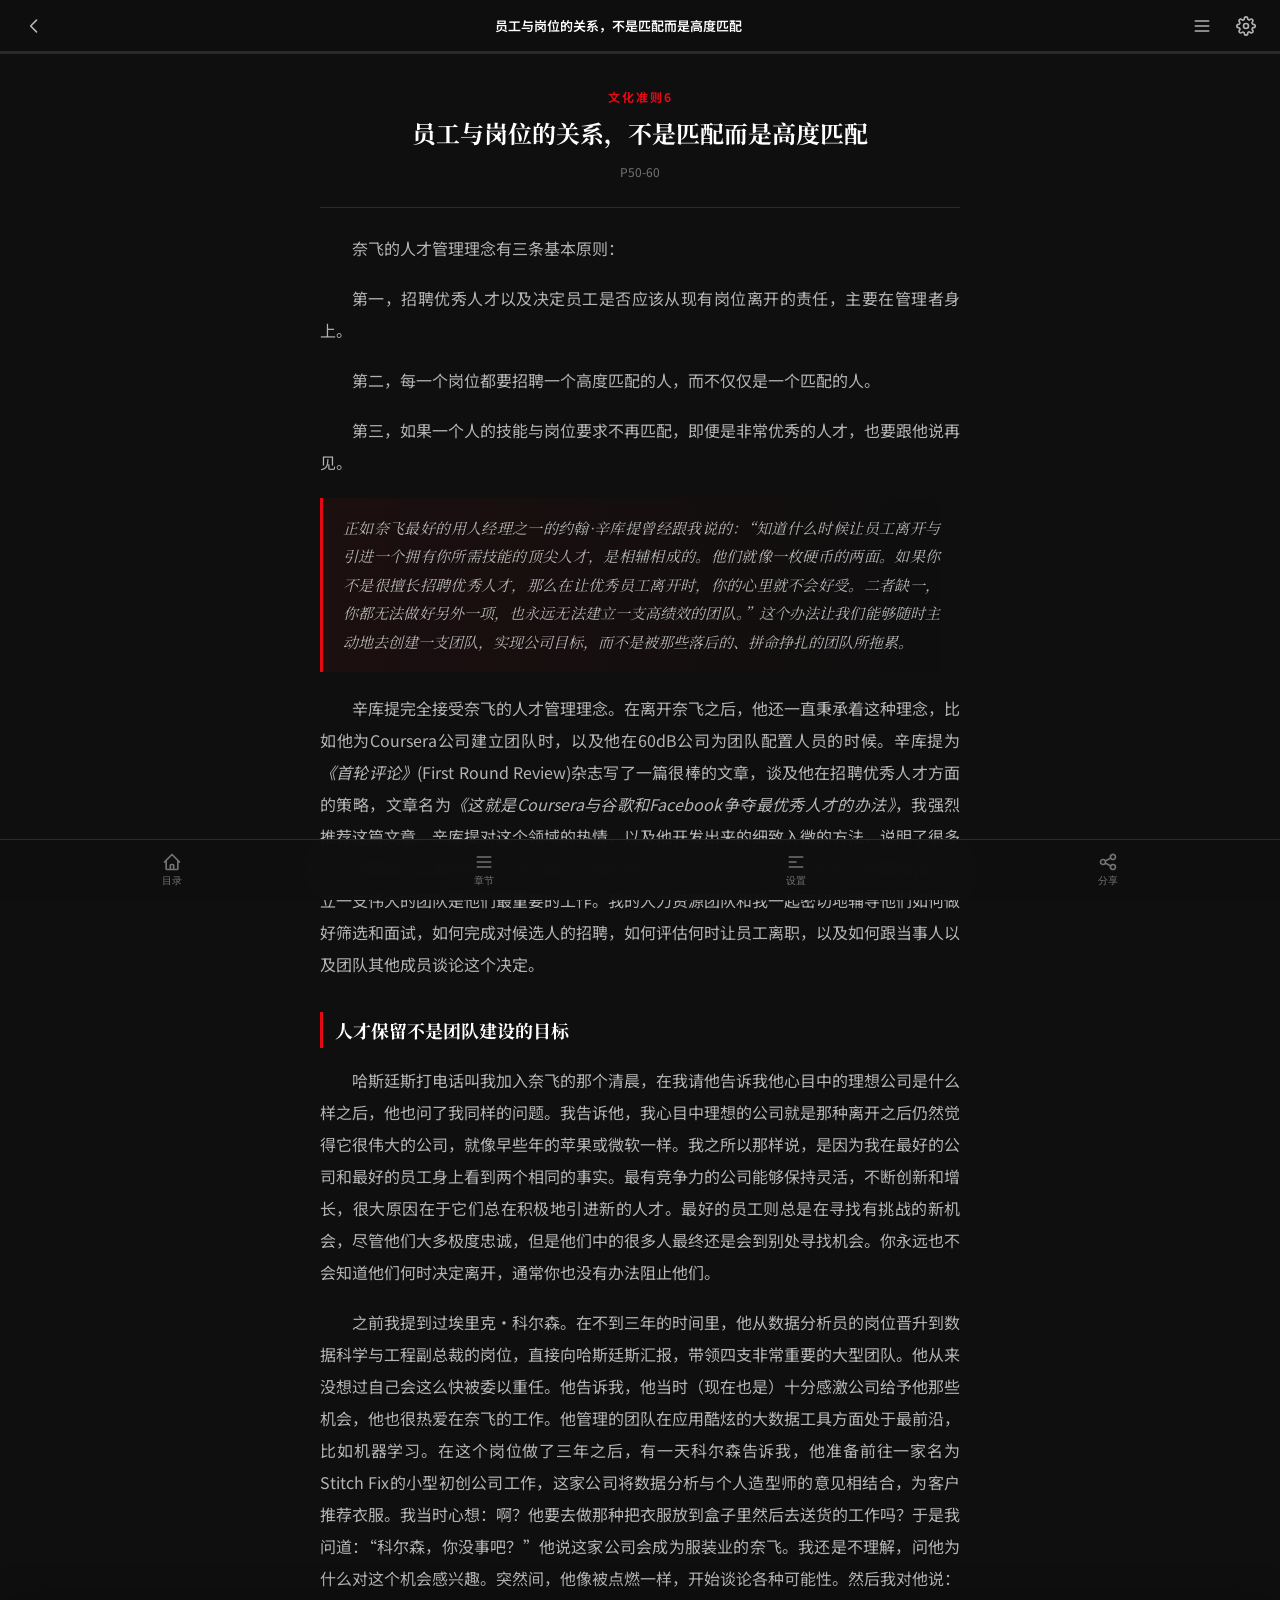
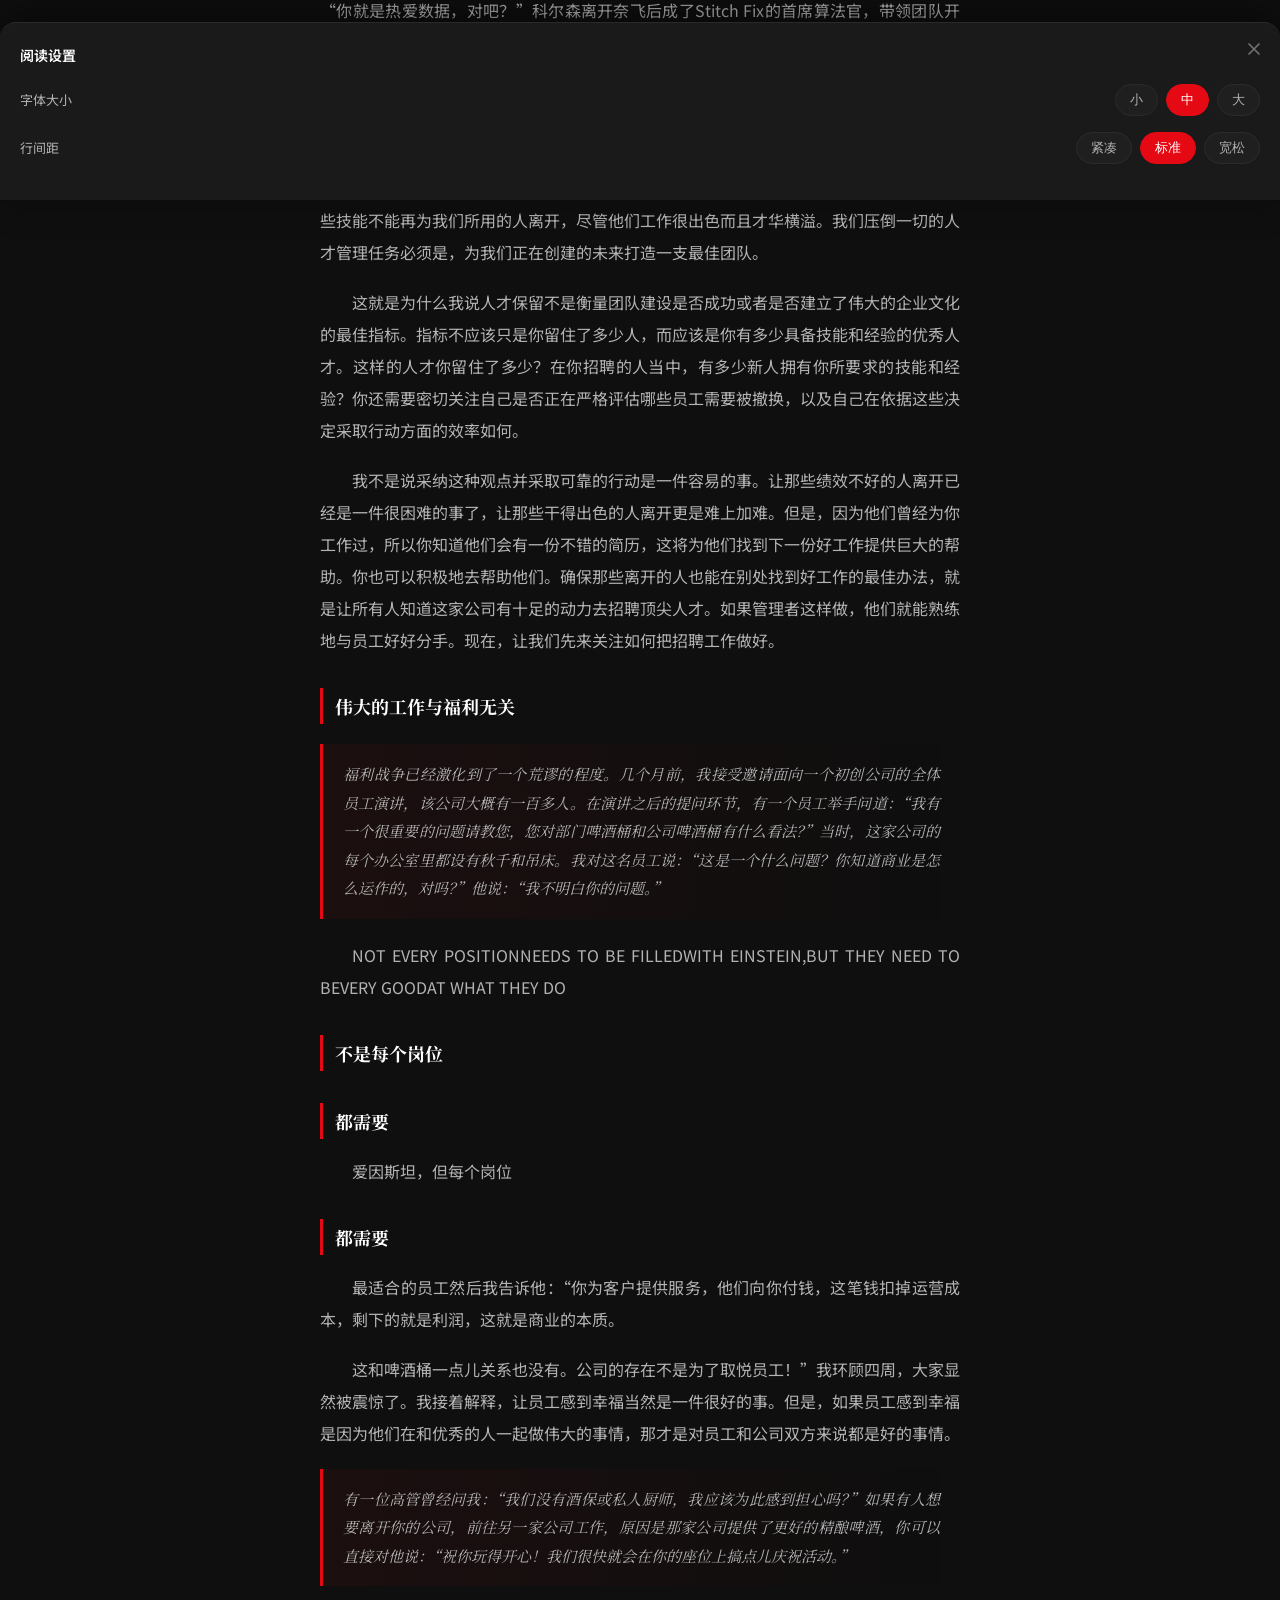
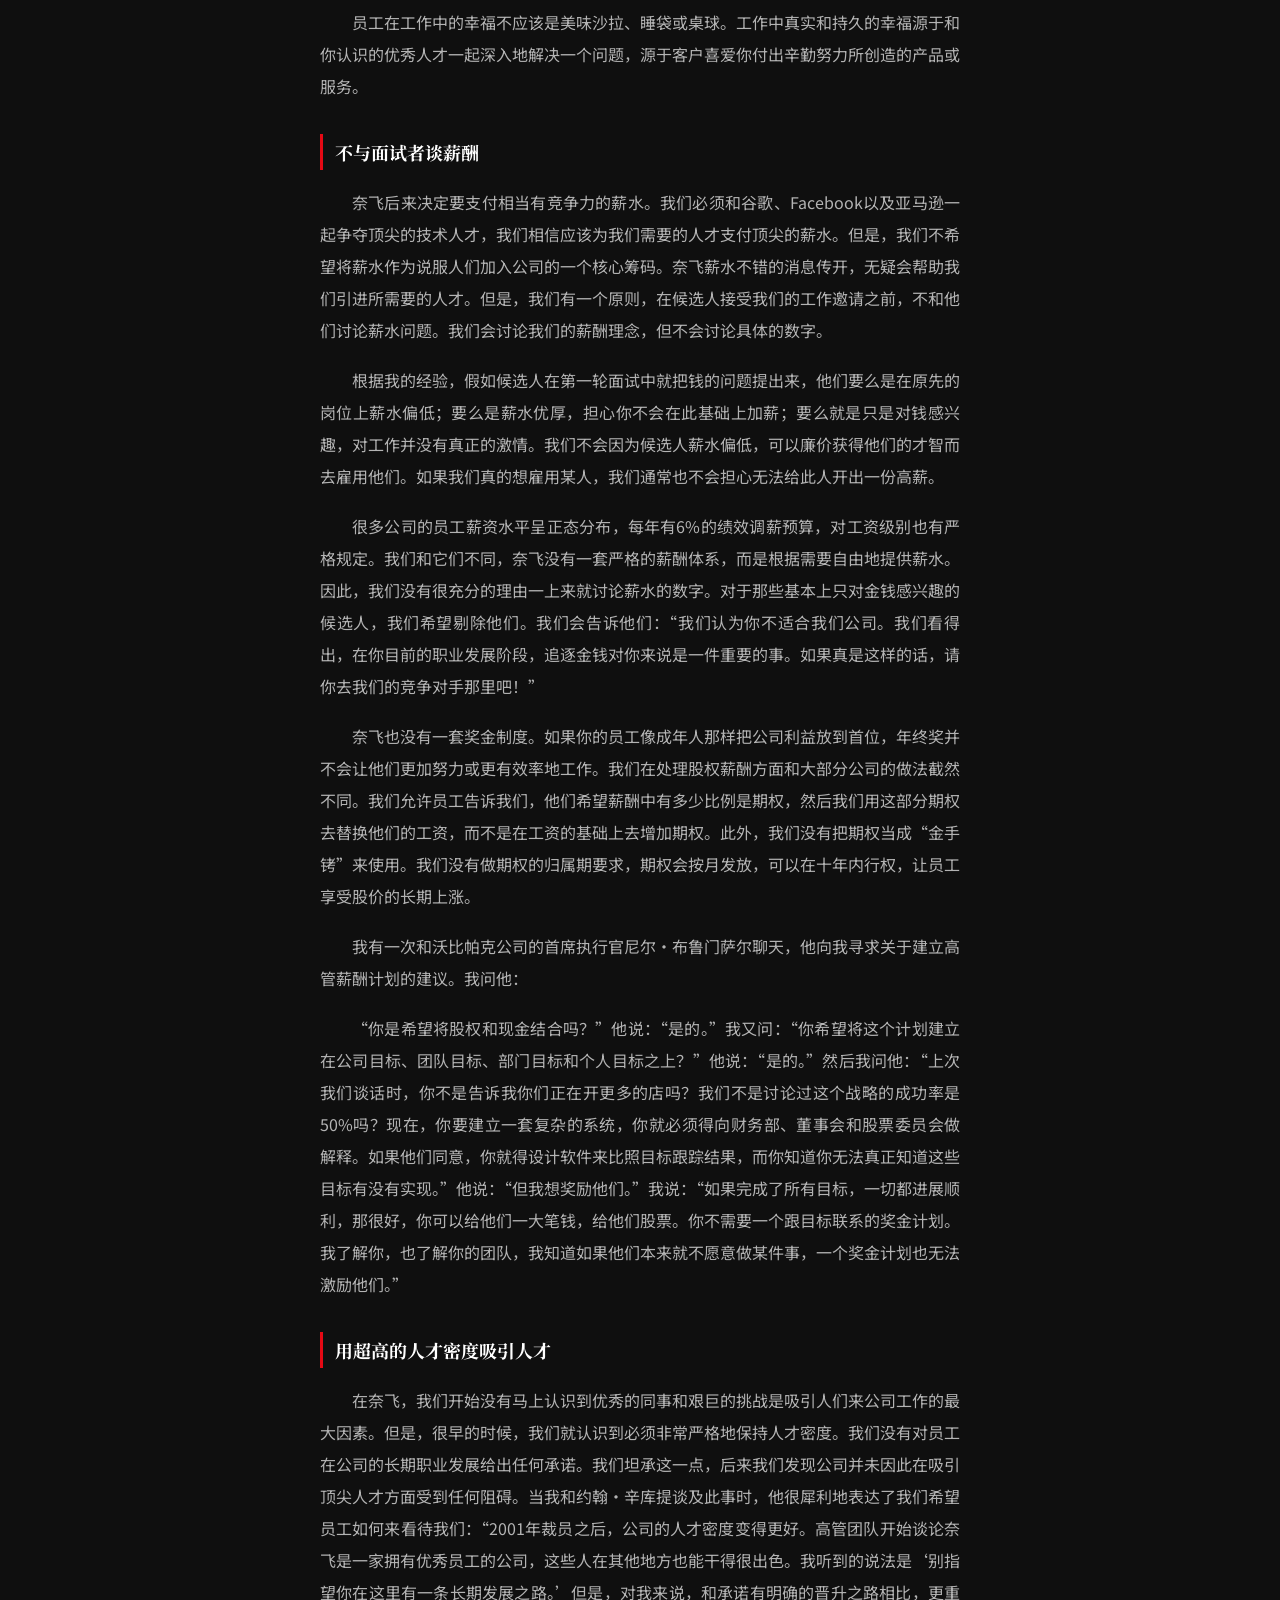
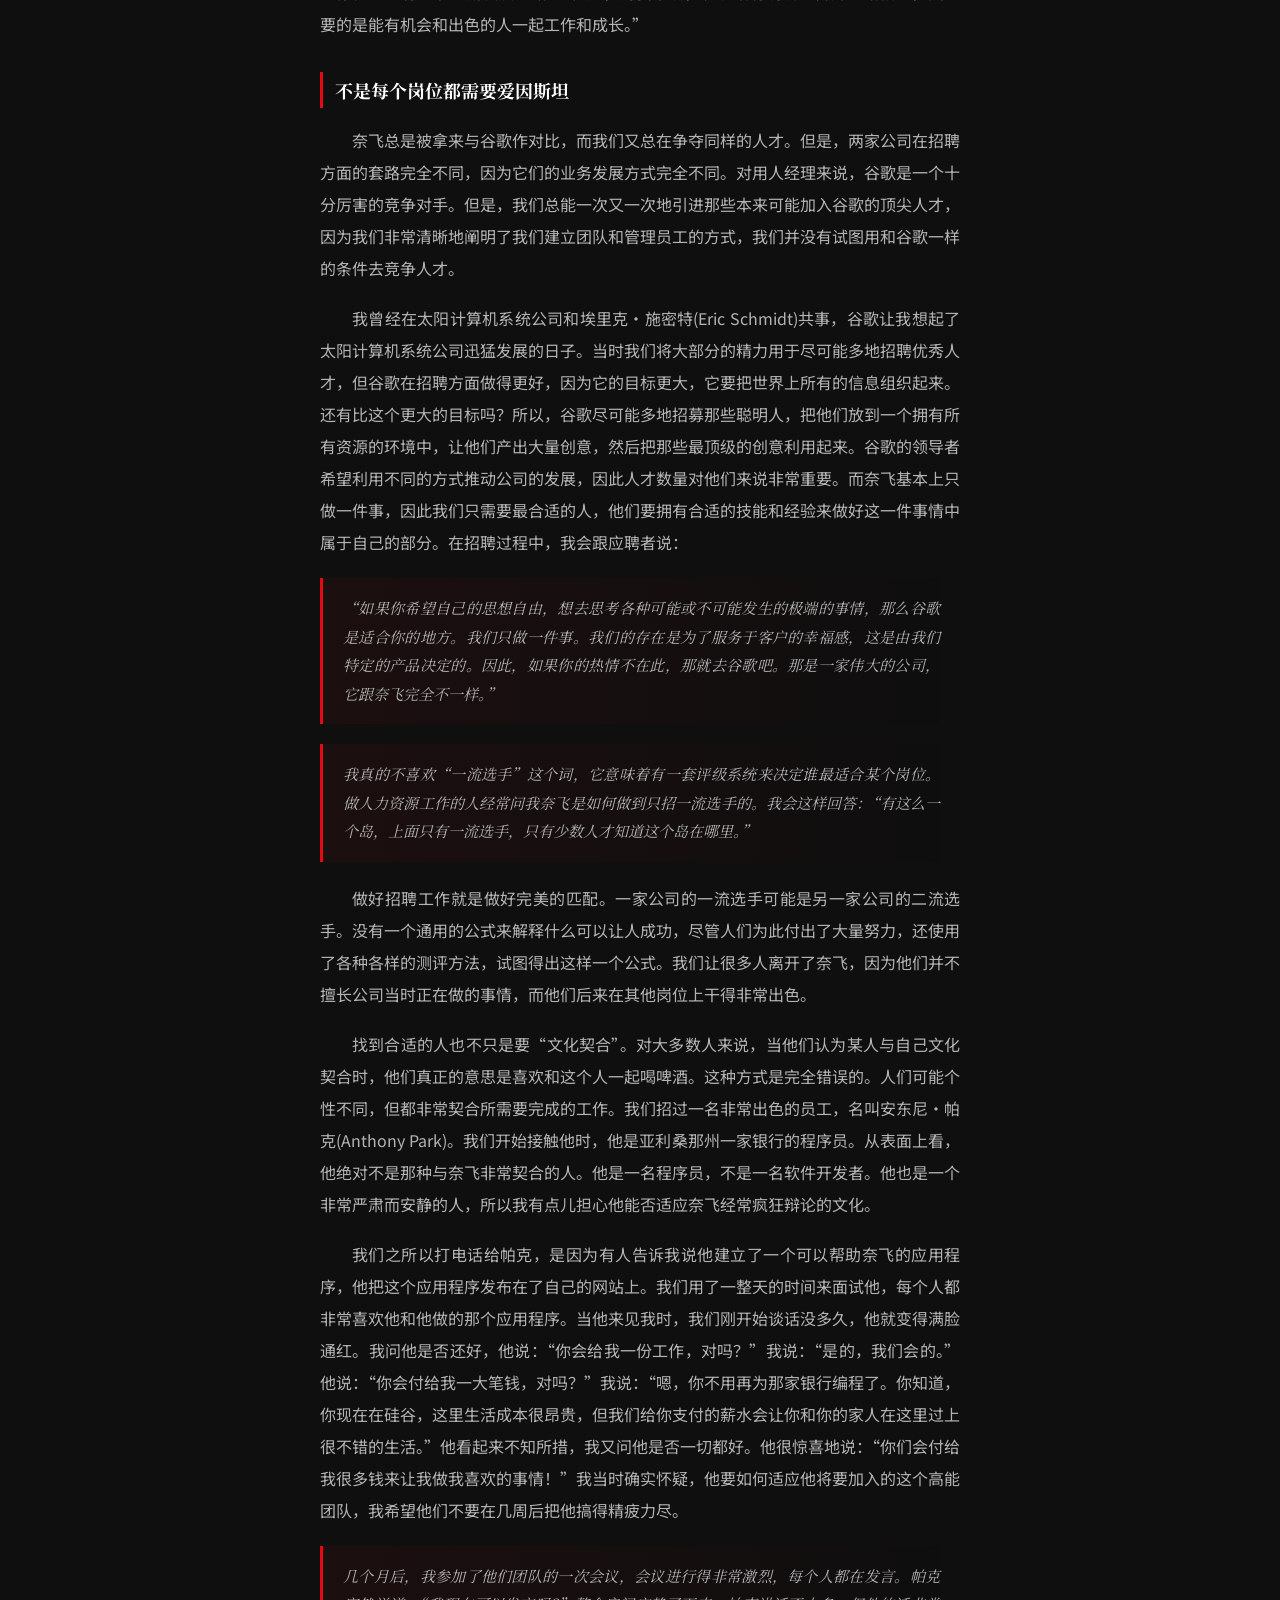
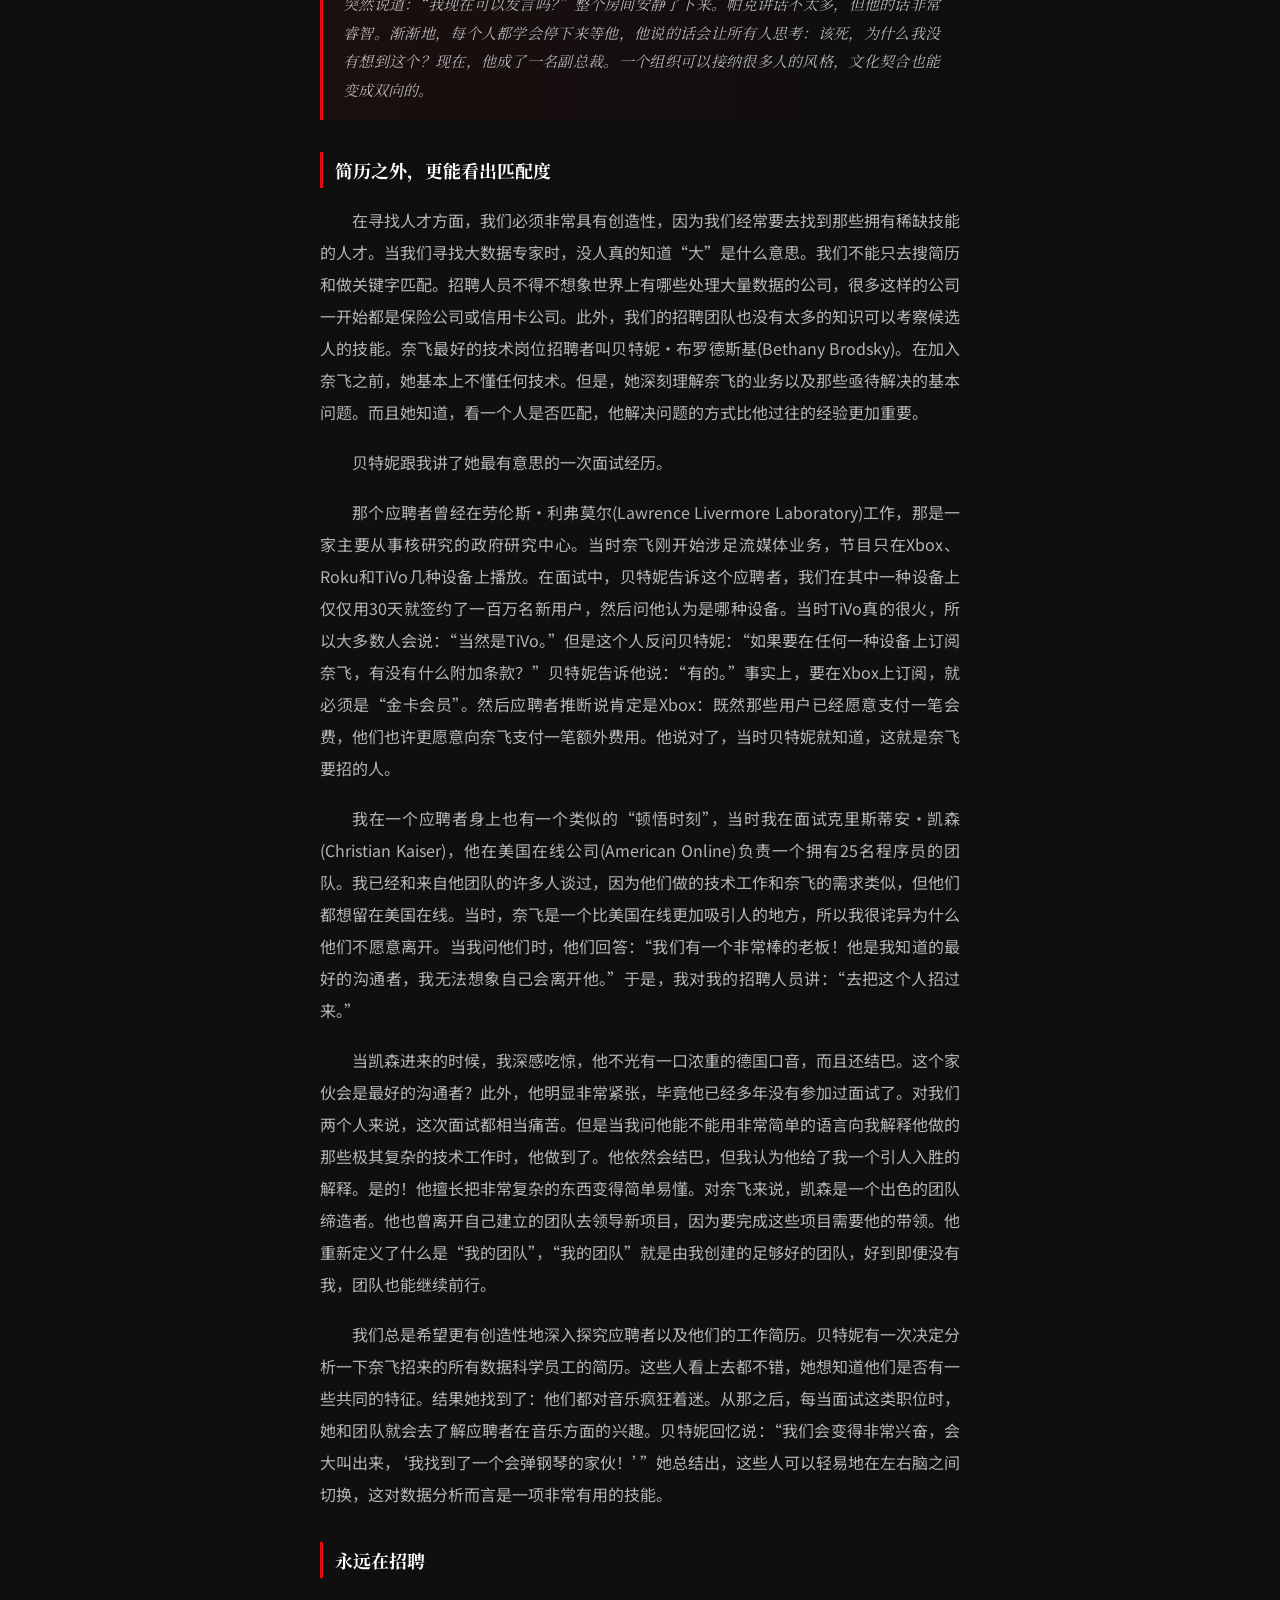
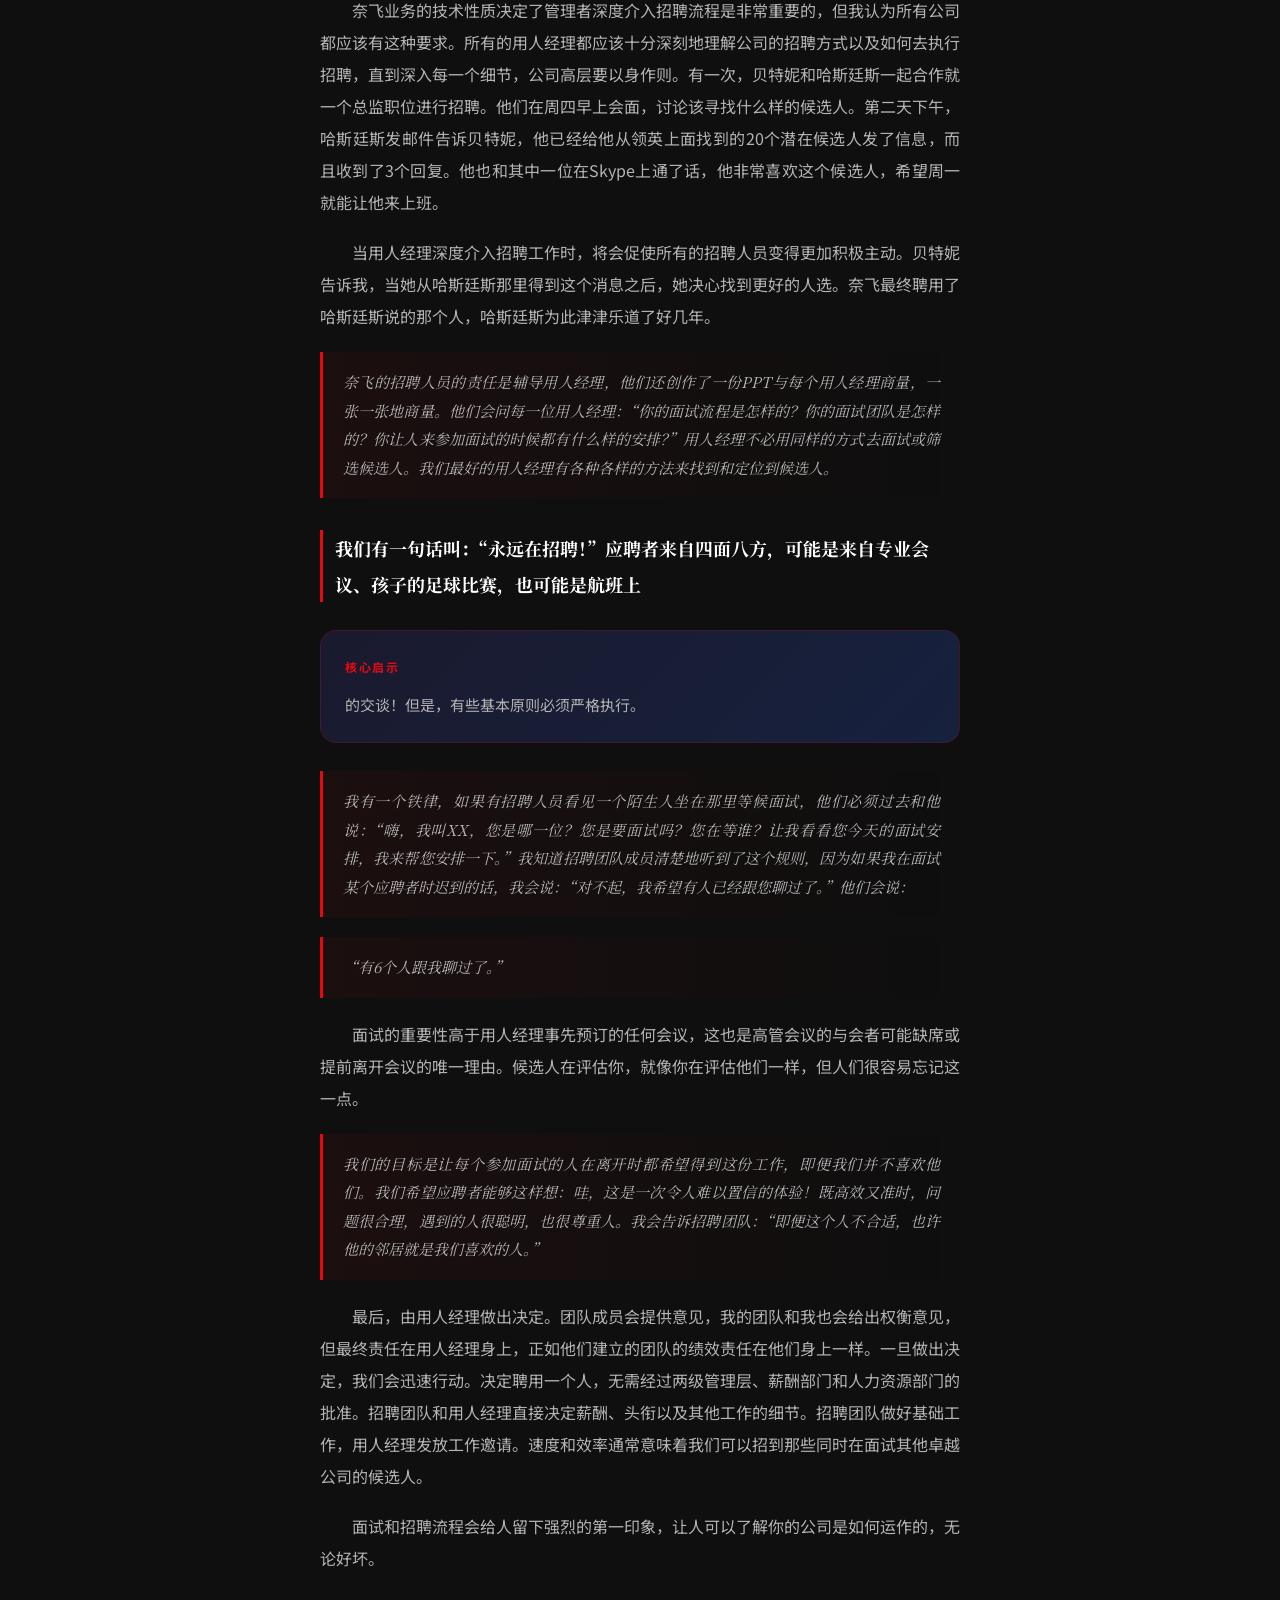
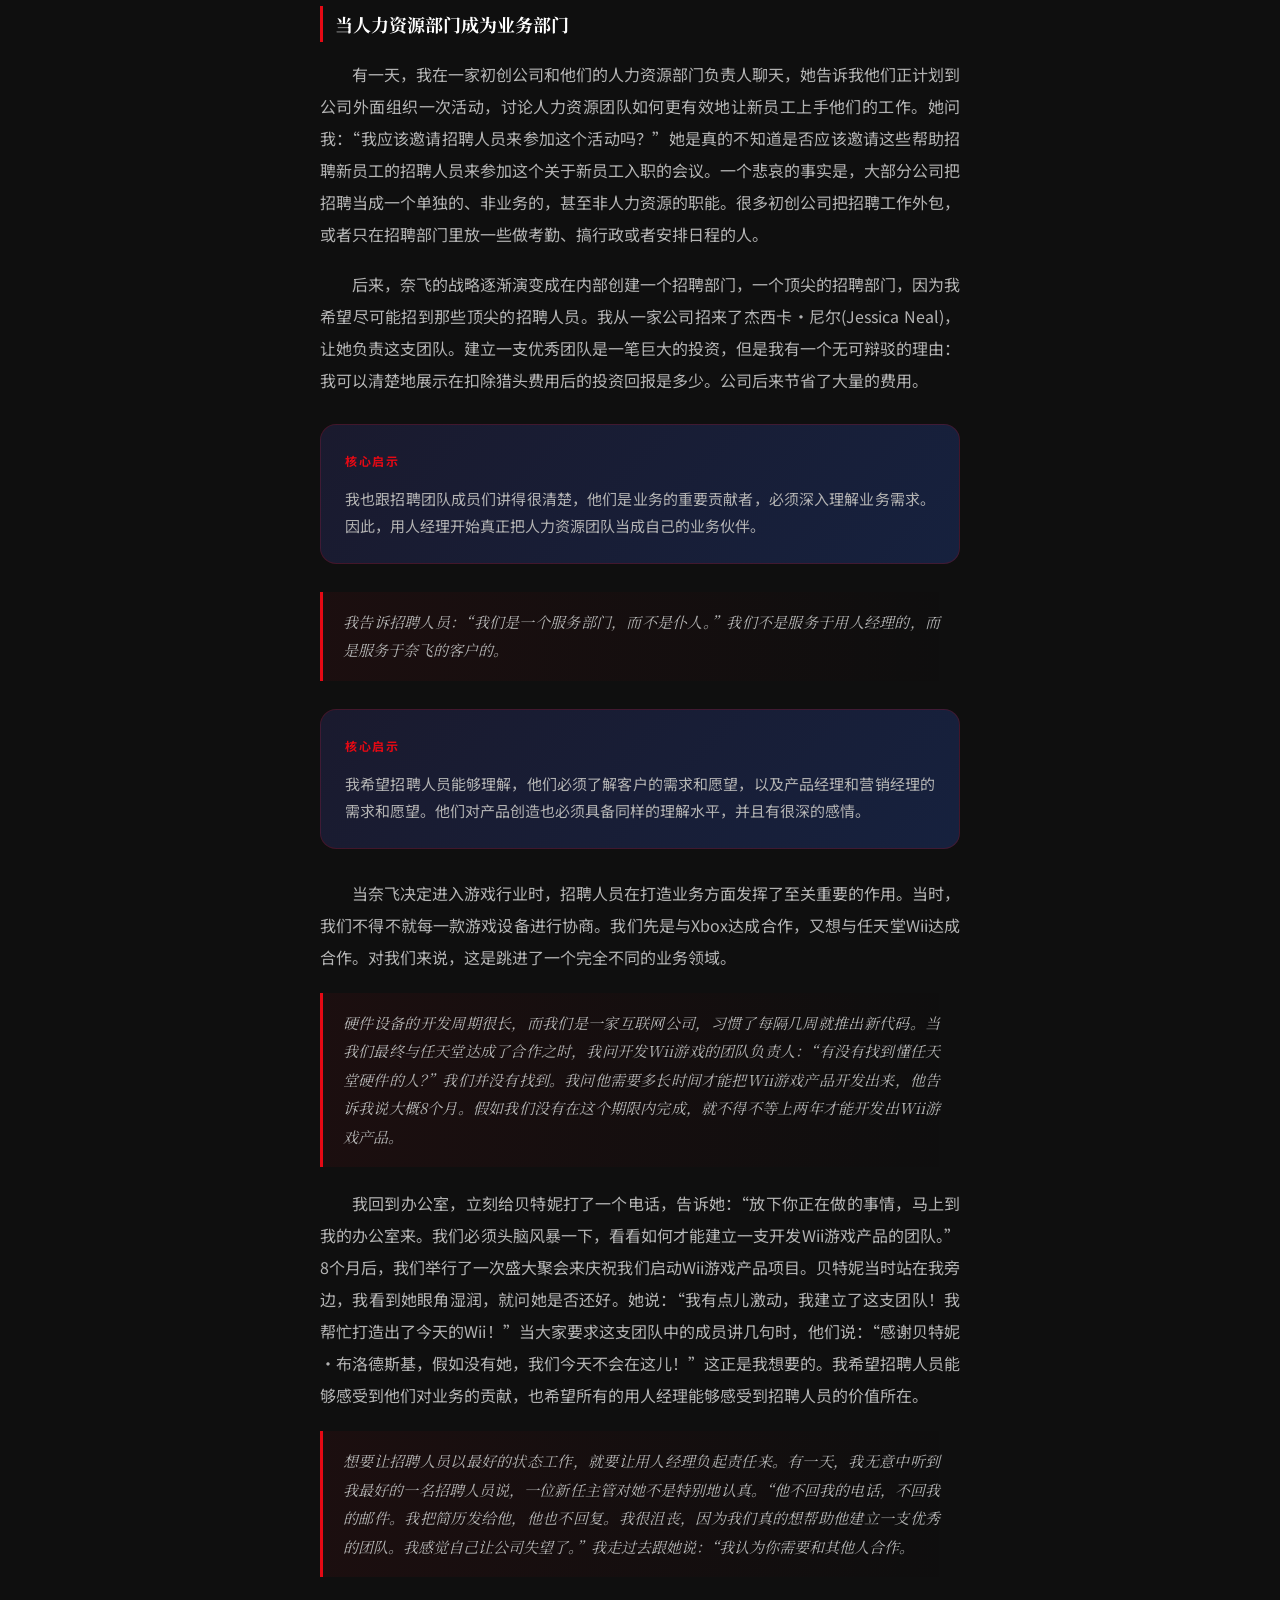
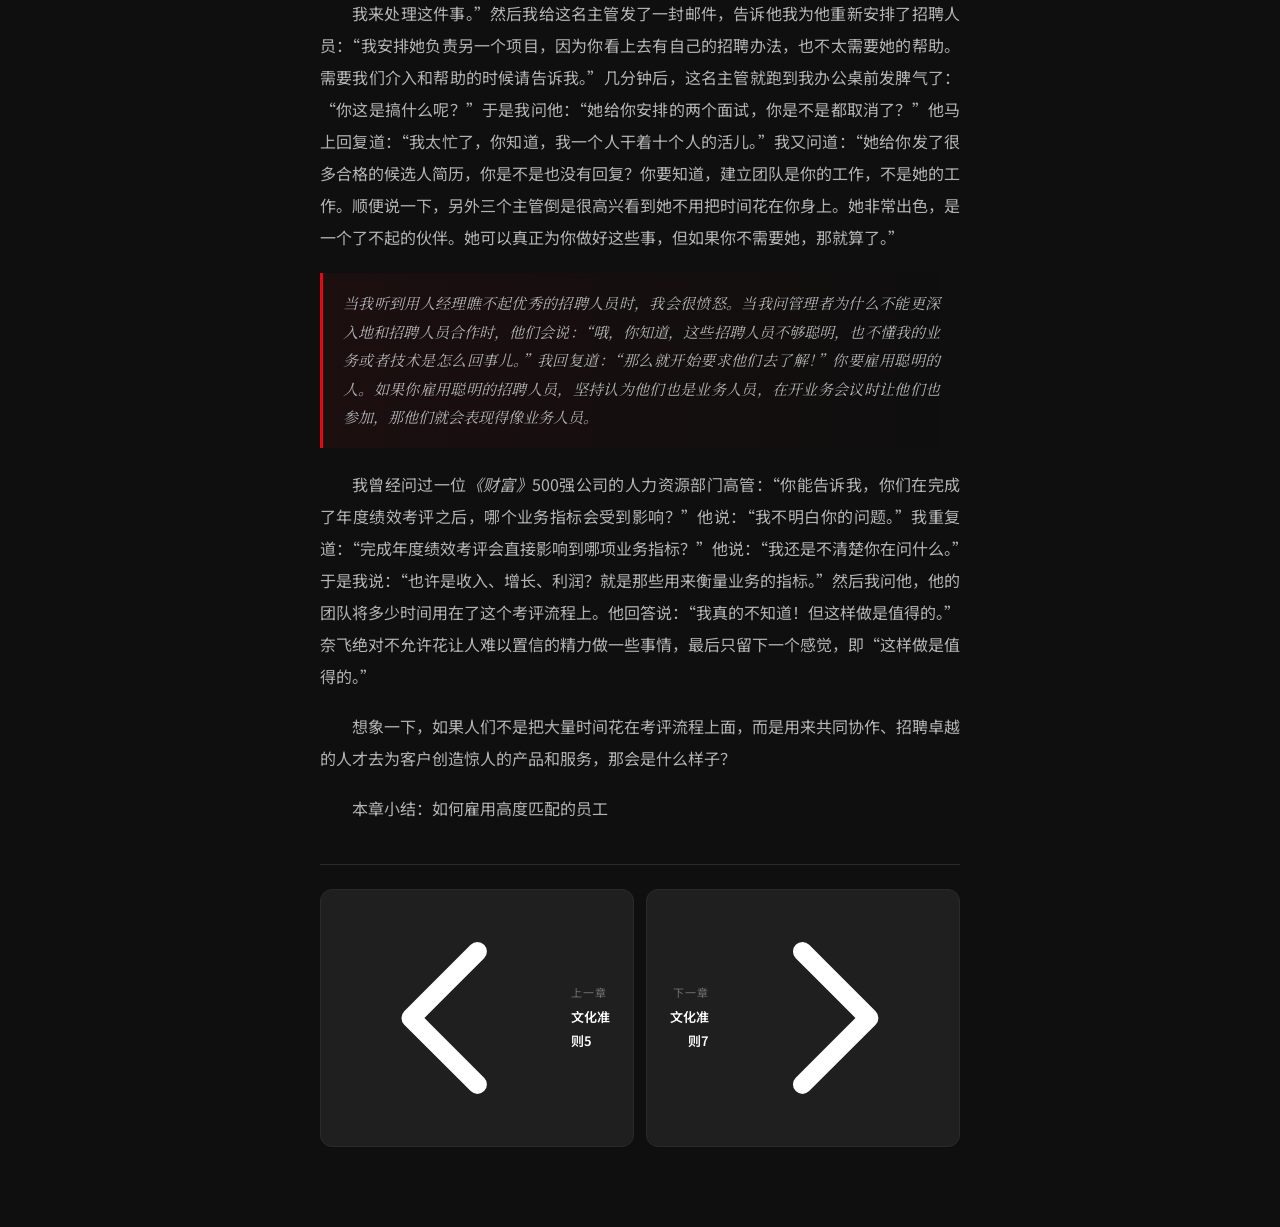
<file: netflix-culture/chapter-c6.html>
<!DOCTYPE html>
<html lang="zh-CN">
<head>
<meta charset="UTF-8">
<meta name="viewport" content="width=device-width, initial-scale=1.0, maximum-scale=1.0, user-scalable=no">
<title>文化准则6 - 奈飞文化手册</title>
<link rel="preconnect" href="https://fonts.googleapis.com">
<link rel="preconnect" href="https://fonts.gstatic.com" crossorigin>
<link href="https://fonts.googleapis.com/css2?family=Noto+Serif+SC:wght@400;600;700&family=Noto+Sans+SC:wght@300;400;500;700&display=swap" rel="stylesheet">
<link rel="stylesheet" href="style.css">
</head>
<body>
<header class="header">
  <div class="header-left">
    <a href="index.html" class="header-btn" aria-label="返回"><svg fill="none" stroke="currentColor" stroke-width="2" viewBox="0 0 24 24"><path stroke-linecap="round" stroke-linejoin="round" d="M15 19l-7-7 7-7"/></svg></a>
  </div>
  <div class="header-title">员工与岗位的关系，不是匹配而是高度匹配</div>
  <div class="header-right">
    <button class="header-btn" onclick="toggleTOC()" aria-label="目录"><svg fill="none" stroke="currentColor" stroke-width="2" viewBox="0 0 24 24"><path stroke-linecap="round" stroke-linejoin="round" d="M4 6h16M4 12h16M4 18h16"/></svg></button>
    <button class="header-btn" onclick="toggleSettings()" aria-label="设置"><svg fill="none" stroke="currentColor" stroke-width="2" viewBox="0 0 24 24"><circle cx="12" cy="12" r="3"/><path stroke-linecap="round" stroke-linejoin="round" d="M19.4 15a1.65 1.65 0 0 0 .33 1.82l.06.06a2 2 0 0 1 0 2.83 2 2 0 0 1-2.83 0l-.06-.06a1.65 1.65 0 0 0-1.82-.33 1.65 1.65 0 0 0-1 1.51V21a2 2 0 0 1-2 2 2 2 0 0 1-2-2v-.09A1.65 1.65 0 0 0 9 19.4a1.65 1.65 0 0 0-1.82.33l-.06.06a2 2 0 0 1-2.83 0 2 2 0 0 1 0-2.83l.06-.06a1.65 1.65 0 0 0 .33-1.82 1.65 1.65 0 0 0-1.51-1H3a2 2 0 0 1-2-2 2 2 0 0 1 2-2h.09A1.65 1.65 0 0 0 4.6 9a1.65 1.65 0 0 0-.33-1.82l-.06-.06a2 2 0 0 1 0-2.83 2 2 0 0 1 2.83 0l.06.06a1.65 1.65 0 0 0 1.82.33H9a1.65 1.65 0 0 0 1-1.51V3a2 2 0 0 1 2-2 2 2 0 0 1 2 2v.09a1.65 1.65 0 0 0 1 1.51 1.65 1.65 0 0 0 1.82-.33l.06-.06a2 2 0 0 1 2.83 0 2 2 0 0 1 0 2.83l-.06.06a1.65 1.65 0 0 0-.33 1.82V9a1.65 1.65 0 0 0 1.51 1H21a2 2 0 0 1 2 2 2 2 0 0 1-2 2h-.09a1.65 1.65 0 0 0-1.51 1z"/></svg></button>
  </div>
</header>

<div class="progress-bar"><div class="progress-fill" id="progressFill"></div></div>

<main class="chapter-main" id="chapterMain">
  <div class="chapter-container">
    <div class="chapter-hero animate-in">
      <div class="chapter-label">文化准则6</div>
      <h1 class="chapter-title">员工与岗位的关系，不是匹配而是高度匹配</h1>
      <div class="chapter-pages">P50-60</div>
    </div>
    
    <article class="article animate-in delay-1" id="article">
      <p>奈飞的人才管理理念有三条基本原则：</p>
<p>第一，招聘优秀人才以及决定员工是否应该从现有岗位离开的责任，主要在管理者身上。</p>
<p>第二，每一个岗位都要招聘一个高度匹配的人，而不仅仅是一个匹配的人。</p>
<p>第三，如果一个人的技能与岗位要求不再匹配，即便是非常优秀的人才，也要跟他说再见。</p>
<div class="quote"><p>正如奈飞最好的用人经理之一的约翰·辛库提曾经跟我说的：“知道什么时候让员工离开与引进一个拥有你所需技能的顶尖人才，是相辅相成的。他们就像一枚硬币的两面。如果你不是很擅长招聘优秀人才，那么在让优秀员工离开时，你的心里就不会好受。二者缺一，你都无法做好另外一项，也永远无法建立一支高绩效的团队。”这个办法让我们能够随时主动地去创建一支团队，实现公司目标，而不是被那些落后的、拼命挣扎的团队所拖累。</p></div>
<p>辛库提完全接受奈飞的人才管理理念。在离开奈飞之后，他还一直秉承着这种理念，比如他为Coursera公司建立团队时，以及他在60dB公司为团队配置人员的时候。辛库提为<em>《首轮评论》</em>(First Round Review)杂志写了一篇很棒的文章，谈及他在招聘优秀人才方面的策略，文章名为<em>《这就是Coursera与谷歌和Facebook争夺最优秀人才的办法》</em>，我强烈推荐这篇文章。辛库提对这个领域的热情，以及他开发出来的细致入微的方法，说明了很多用人经理是多么重视自己在团队建设方面的责任。事实上，我们对所有的用人经理强调，建立一支伟大的团队是他们最重要的工作。我的人力资源团队和我一起密切地辅导他们如何做好筛选和面试，如何完成对候选人的招聘，如何评估何时让员工离职，以及如何跟当事人以及团队其他成员谈论这个决定。</p>
<h3>人才保留不是团队建设的目标</h3>
<p>哈斯廷斯打电话叫我加入奈飞的那个清晨，在我请他告诉我他心目中的理想公司是什么样之后，他也问了我同样的问题。我告诉他，我心目中理想的公司就是那种离开之后仍然觉得它很伟大的公司，就像早些年的苹果或微软一样。我之所以那样说，是因为我在最好的公司和最好的员工身上看到两个相同的事实。最有竞争力的公司能够保持灵活，不断创新和增长，很大原因在于它们总在积极地引进新的人才。最好的员工则总是在寻找有挑战的新机会，尽管他们大多极度忠诚，但是他们中的很多人最终还是会到别处寻找机会。你永远也不会知道他们何时决定离开，通常你也没有办法阻止他们。</p>
<p>之前我提到过埃里克·科尔森。在不到三年的时间里，他从数据分析员的岗位晋升到数据科学与工程副总裁的岗位，直接向哈斯廷斯汇报，带领四支非常重要的大型团队。他从来没想过自己会这么快被委以重任。他告诉我，他当时（现在也是）十分感激公司给予他那些机会，他也很热爱在奈飞的工作。他管理的团队在应用酷炫的大数据工具方面处于最前沿，比如机器学习。在这个岗位做了三年之后，有一天科尔森告诉我，他准备前往一家名为Stitch Fix的小型初创公司工作，这家公司将数据分析与个人造型师的意见相结合，为客户推荐衣服。我当时心想：啊？他要去做那种把衣服放到盒子里然后去送货的工作吗？于是我问道：“科尔森，你没事吧？”他说这家公司会成为服装业的奈飞。我还是不理解，问他为什么对这个机会感兴趣。突然间，他像被点燃一样，开始谈论各种可能性。然后我对他说：“你就是热爱数据，对吧？”科尔森离开奈飞后成了Stitch Fix的首席算法官，带领团队开发了高度创新的算法，并用一种新的方法把机器学习和人类造型师的洞见结合了起来，推动了公司的迅速发展。</p>
<p>我们非常非常努力地去挽留奈飞的优秀人才，这些人的技能和经验都是公司所需要的。但我们是在一个竞争十分激烈的人才池中经营业务的。我们认识到，要创建一个顶尖人才的补给线，就必须表现得高度积极主动。此外，因为公司的业务在高速变化，我们不得不让那些技能不能再为我们所用的人离开，尽管他们工作很出色而且才华横溢。我们压倒一切的人才管理任务必须是，为我们正在创建的未来打造一支最佳团队。</p>
<p>这就是为什么我说人才保留不是衡量团队建设是否成功或者是否建立了伟大的企业文化的最佳指标。指标不应该只是你留住了多少人，而应该是你有多少具备技能和经验的优秀人才。这样的人才你留住了多少？在你招聘的人当中，有多少新人拥有你所要求的技能和经验？你还需要密切关注自己是否正在严格评估哪些员工需要被撤换，以及自己在依据这些决定采取行动方面的效率如何。</p>
<p>我不是说采纳这种观点并采取可靠的行动是一件容易的事。让那些绩效不好的人离开已经是一件很困难的事了，让那些干得出色的人离开更是难上加难。但是，因为他们曾经为你工作过，所以你知道他们会有一份不错的简历，这将为他们找到下一份好工作提供巨大的帮助。你也可以积极地去帮助他们。确保那些离开的人也能在别处找到好工作的最佳办法，就是让所有人知道这家公司有十足的动力去招聘顶尖人才。如果管理者这样做，他们就能熟练地与员工好好分手。现在，让我们先来关注如何把招聘工作做好。</p>
<h3>伟大的工作与福利无关</h3>
<div class="quote"><p>福利战争已经激化到了一个荒谬的程度。几个月前，我接受邀请面向一个初创公司的全体员工演讲，该公司大概有一百多人。在演讲之后的提问环节，有一个员工举手问道：“我有一个很重要的问题请教您，您对部门啤酒桶和公司啤酒桶有什么看法？”当时，这家公司的每个办公室里都设有秋千和吊床。我对这名员工说：“这是一个什么问题？你知道商业是怎么运作的，对吗？”他说：“我不明白你的问题。”</p></div>
<p>NOT EVERY POSITIONNEEDS TO BE FILLEDWITH EINSTEIN,BUT THEY NEED TO BEVERY GOODAT WHAT THEY DO</p>
<h3>不是每个岗位</h3>
<h3>都需要</h3>
<p>爱因斯坦，但每个岗位</p>
<h3>都需要</h3>
<p>最适合的员工然后我告诉他：“你为客户提供服务，他们向你付钱，这笔钱扣掉运营成本，剩下的就是利润，这就是商业的本质。</p>
<p>这和啤酒桶一点儿关系也没有。公司的存在不是为了取悦员工！”我环顾四周，大家显然被震惊了。我接着解释，让员工感到幸福当然是一件很好的事。但是，如果员工感到幸福是因为他们在和优秀的人一起做伟大的事情，那才是对员工和公司双方来说都是好的事情。</p>
<div class="quote"><p>有一位高管曾经问我：“我们没有酒保或私人厨师，我应该为此感到担心吗？”如果有人想要离开你的公司，前往另一家公司工作，原因是那家公司提供了更好的精酿啤酒，你可以直接对他说：“祝你玩得开心！我们很快就会在你的座位上搞点儿庆祝活动。”</p></div>
<p>员工在工作中的幸福不应该是美味沙拉、睡袋或桌球。工作中真实和持久的幸福源于和你认识的优秀人才一起深入地解决一个问题，源于客户喜爱你付出辛勤努力所创造的产品或服务。</p>
<h3>不与面试者谈薪酬</h3>
<p>奈飞后来决定要支付相当有竞争力的薪水。我们必须和谷歌、Facebook以及亚马逊一起争夺顶尖的技术人才，我们相信应该为我们需要的人才支付顶尖的薪水。但是，我们不希望将薪水作为说服人们加入公司的一个核心筹码。奈飞薪水不错的消息传开，无疑会帮助我们引进所需要的人才。但是，我们有一个原则，在候选人接受我们的工作邀请之前，不和他们讨论薪水问题。我们会讨论我们的薪酬理念，但不会讨论具体的数字。</p>
<p>根据我的经验，假如候选人在第一轮面试中就把钱的问题提出来，他们要么是在原先的岗位上薪水偏低；要么是薪水优厚，担心你不会在此基础上加薪；要么就是只是对钱感兴趣，对工作并没有真正的激情。我们不会因为候选人薪水偏低，可以廉价获得他们的才智而去雇用他们。如果我们真的想雇用某人，我们通常也不会担心无法给此人开出一份高薪。</p>
<p>很多公司的员工薪资水平呈正态分布，每年有6%的绩效调薪预算，对工资级别也有严格规定。我们和它们不同，奈飞没有一套严格的薪酬体系，而是根据需要自由地提供薪水。因此，我们没有很充分的理由一上来就讨论薪水的数字。对于那些基本上只对金钱感兴趣的候选人，我们希望剔除他们。我们会告诉他们：“我们认为你不适合我们公司。我们看得出，在你目前的职业发展阶段，追逐金钱对你来说是一件重要的事。如果真是这样的话，请你去我们的竞争对手那里吧！”</p>
<p>奈飞也没有一套奖金制度。如果你的员工像成年人那样把公司利益放到首位，年终奖并不会让他们更加努力或更有效率地工作。我们在处理股权薪酬方面和大部分公司的做法截然不同。我们允许员工告诉我们，他们希望薪酬中有多少比例是期权，然后我们用这部分期权去替换他们的工资，而不是在工资的基础上去增加期权。此外，我们没有把期权当成“金手铐”来使用。我们没有做期权的归属期要求，期权会按月发放，可以在十年内行权，让员工享受股价的长期上涨。</p>
<p>我有一次和沃比帕克公司的首席执行官尼尔·布鲁门萨尔聊天，他向我寻求关于建立高管薪酬计划的建议。我问他：</p>
<p>“你是希望将股权和现金结合吗？”他说：“是的。”我又问：“你希望将这个计划建立在公司目标、团队目标、部门目标和个人目标之上？”他说：“是的。”然后我问他：“上次我们谈话时，你不是告诉我你们正在开更多的店吗？我们不是讨论过这个战略的成功率是50%吗？现在，你要建立一套复杂的系统，你就必须得向财务部、董事会和股票委员会做解释。如果他们同意，你就得设计软件来比照目标跟踪结果，而你知道你无法真正知道这些目标有没有实现。”他说：“但我想奖励他们。”我说：“如果完成了所有目标，一切都进展顺利，那很好，你可以给他们一大笔钱，给他们股票。你不需要一个跟目标联系的奖金计划。我了解你，也了解你的团队，我知道如果他们本来就不愿意做某件事，一个奖金计划也无法激励他们。”</p>
<h3>用超高的人才密度吸引人才</h3>
<p>在奈飞，我们开始没有马上认识到优秀的同事和艰巨的挑战是吸引人们来公司工作的最大因素。但是，很早的时候，我们就认识到必须非常严格地保持人才密度。我们没有对员工在公司的长期职业发展给出任何承诺。我们坦承这一点，后来我们发现公司并未因此在吸引顶尖人才方面受到任何阻碍。当我和约翰·辛库提谈及此事时，他很犀利地表达了我们希望员工如何来看待我们：“2001年裁员之后，公司的人才密度变得更好。高管团队开始谈论奈飞是一家拥有优秀员工的公司，这些人在其他地方也能干得很出色。我听到的说法是‘别指望你在这里有一条长期发展之路。’但是，对我来说，和承诺有明确的晋升之路相比，更重要的是能有机会和出色的人一起工作和成长。”</p>
<h3>不是每个岗位都需要爱因斯坦</h3>
<p>奈飞总是被拿来与谷歌作对比，而我们又总在争夺同样的人才。但是，两家公司在招聘方面的套路完全不同，因为它们的业务发展方式完全不同。对用人经理来说，谷歌是一个十分厉害的竞争对手。但是，我们总能一次又一次地引进那些本来可能加入谷歌的顶尖人才，因为我们非常清晰地阐明了我们建立团队和管理员工的方式，我们并没有试图用和谷歌一样的条件去竞争人才。</p>
<p>我曾经在太阳计算机系统公司和埃里克·施密特(Eric Schmidt)共事，谷歌让我想起了太阳计算机系统公司迅猛发展的日子。当时我们将大部分的精力用于尽可能多地招聘优秀人才，但谷歌在招聘方面做得更好，因为它的目标更大，它要把世界上所有的信息组织起来。还有比这个更大的目标吗？所以，谷歌尽可能多地招募那些聪明人，把他们放到一个拥有所有资源的环境中，让他们产出大量创意，然后把那些最顶级的创意利用起来。谷歌的领导者希望利用不同的方式推动公司的发展，因此人才数量对他们来说非常重要。而奈飞基本上只做一件事，因此我们只需要最合适的人，他们要拥有合适的技能和经验来做好这一件事情中属于自己的部分。在招聘过程中，我会跟应聘者说：</p>
<div class="quote"><p>“如果你希望自己的思想自由，想去思考各种可能或不可能发生的极端的事情，那么谷歌是适合你的地方。我们只做一件事。我们的存在是为了服务于客户的幸福感，这是由我们特定的产品决定的。因此，如果你的热情不在此，那就去谷歌吧。那是一家伟大的公司，它跟奈飞完全不一样。”</p></div>
<div class="quote"><p>我真的不喜欢“一流选手”这个词，它意味着有一套评级系统来决定谁最适合某个岗位。做人力资源工作的人经常问我奈飞是如何做到只招一流选手的。我会这样回答：“有这么一个岛，上面只有一流选手，只有少数人才知道这个岛在哪里。”</p></div>
<p>做好招聘工作就是做好完美的匹配。一家公司的一流选手可能是另一家公司的二流选手。没有一个通用的公式来解释什么可以让人成功，尽管人们为此付出了大量努力，还使用了各种各样的测评方法，试图得出这样一个公式。我们让很多人离开了奈飞，因为他们并不擅长公司当时正在做的事情，而他们后来在其他岗位上干得非常出色。</p>
<p>找到合适的人也不只是要“文化契合”。对大多数人来说，当他们认为某人与自己文化契合时，他们真正的意思是喜欢和这个人一起喝啤酒。这种方式是完全错误的。人们可能个性不同，但都非常契合所需要完成的工作。我们招过一名非常出色的员工，名叫安东尼·帕克(Anthony Park)。我们开始接触他时，他是亚利桑那州一家银行的程序员。从表面上看，他绝对不是那种与奈飞非常契合的人。他是一名程序员，不是一名软件开发者。他也是一个非常严肃而安静的人，所以我有点儿担心他能否适应奈飞经常疯狂辩论的文化。</p>
<p>我们之所以打电话给帕克，是因为有人告诉我说他建立了一个可以帮助奈飞的应用程序，他把这个应用程序发布在了自己的网站上。我们用了一整天的时间来面试他，每个人都非常喜欢他和他做的那个应用程序。当他来见我时，我们刚开始谈话没多久，他就变得满脸通红。我问他是否还好，他说：“你会给我一份工作，对吗？”我说：“是的，我们会的。”他说：“你会付给我一大笔钱，对吗？”我说：“嗯，你不用再为那家银行编程了。你知道，你现在在硅谷，这里生活成本很昂贵，但我们给你支付的薪水会让你和你的家人在这里过上很不错的生活。”他看起来不知所措，我又问他是否一切都好。他很惊喜地说：“你们会付给我很多钱来让我做我喜欢的事情！”我当时确实怀疑，他要如何适应他将要加入的这个高能团队，我希望他们不要在几周后把他搞得精疲力尽。</p>
<div class="quote"><p>几个月后，我参加了他们团队的一次会议，会议进行得非常激烈，每个人都在发言。帕克突然说道：“我现在可以发言吗？”整个房间安静了下来。帕克讲话不太多，但他的话非常睿智。渐渐地，每个人都学会停下来等他，他说的话会让所有人思考：该死，为什么我没有想到这个？现在，他成了一名副总裁。一个组织可以接纳很多人的风格，文化契合也能变成双向的。</p></div>
<h3>简历之外，更能看出匹配度</h3>
<p>在寻找人才方面，我们必须非常具有创造性，因为我们经常要去找到那些拥有稀缺技能的人才。当我们寻找大数据专家时，没人真的知道“大”是什么意思。我们不能只去搜简历和做关键字匹配。招聘人员不得不想象世界上有哪些处理大量数据的公司，很多这样的公司一开始都是保险公司或信用卡公司。此外，我们的招聘团队也没有太多的知识可以考察候选人的技能。奈飞最好的技术岗位招聘者叫贝特妮·布罗德斯基(Bethany Brodsky)。在加入奈飞之前，她基本上不懂任何技术。但是，她深刻理解奈飞的业务以及那些亟待解决的基本问题。而且她知道，看一个人是否匹配，他解决问题的方式比他过往的经验更加重要。</p>
<p>贝特妮跟我讲了她最有意思的一次面试经历。</p>
<p>那个应聘者曾经在劳伦斯·利弗莫尔(Lawrence Livermore Laboratory)工作，那是一家主要从事核研究的政府研究中心。当时奈飞刚开始涉足流媒体业务，节目只在Xbox、Roku和TiVo几种设备上播放。在面试中，贝特妮告诉这个应聘者，我们在其中一种设备上仅仅用30天就签约了一百万名新用户，然后问他认为是哪种设备。当时TiVo真的很火，所以大多数人会说：“当然是TiVo。”但是这个人反问贝特妮：“如果要在任何一种设备上订阅奈飞，有没有什么附加条款？”贝特妮告诉他说：“有的。”事实上，要在Xbox上订阅，就必须是“金卡会员”。然后应聘者推断说肯定是Xbox：既然那些用户已经愿意支付一笔会费，他们也许更愿意向奈飞支付一笔额外费用。他说对了，当时贝特妮就知道，这就是奈飞要招的人。</p>
<p>我在一个应聘者身上也有一个类似的“顿悟时刻”，当时我在面试克里斯蒂安·凯森(Christian Kaiser)，他在美国在线公司(American Online)负责一个拥有25名程序员的团队。我已经和来自他团队的许多人谈过，因为他们做的技术工作和奈飞的需求类似，但他们都想留在美国在线。当时，奈飞是一个比美国在线更加吸引人的地方，所以我很诧异为什么他们不愿意离开。当我问他们时，他们回答：“我们有一个非常棒的老板！他是我知道的最好的沟通者，我无法想象自己会离开他。”于是，我对我的招聘人员讲：“去把这个人招过来。”</p>
<p>当凯森进来的时候，我深感吃惊，他不光有一口浓重的德国口音，而且还结巴。这个家伙会是最好的沟通者？此外，他明显非常紧张，毕竟他已经多年没有参加过面试了。对我们两个人来说，这次面试都相当痛苦。但是当我问他能不能用非常简单的语言向我解释他做的那些极其复杂的技术工作时，他做到了。他依然会结巴，但我认为他给了我一个引人入胜的解释。是的！他擅长把非常复杂的东西变得简单易懂。对奈飞来说，凯森是一个出色的团队缔造者。他也曾离开自己建立的团队去领导新项目，因为要完成这些项目需要他的带领。他重新定义了什么是“我的团队”，“我的团队”就是由我创建的足够好的团队，好到即便没有我，团队也能继续前行。</p>
<p>我们总是希望更有创造性地深入探究应聘者以及他们的工作简历。贝特妮有一次决定分析一下奈飞招来的所有数据科学员工的简历。这些人看上去都不错，她想知道他们是否有一些共同的特征。结果她找到了：他们都对音乐疯狂着迷。从那之后，每当面试这类职位时，她和团队就会去了解应聘者在音乐方面的兴趣。贝特妮回忆说：“我们会变得非常兴奋，会大叫出来，‘我找到了一个会弹钢琴的家伙！’”她总结出，这些人可以轻易地在左右脑之间切换，这对数据分析而言是一项非常有用的技能。</p>
<h3>永远在招聘</h3>
<p>奈飞业务的技术性质决定了管理者深度介入招聘流程是非常重要的，但我认为所有公司都应该有这种要求。所有的用人经理都应该十分深刻地理解公司的招聘方式以及如何去执行招聘，直到深入每一个细节，公司高层要以身作则。有一次，贝特妮和哈斯廷斯一起合作就一个总监职位进行招聘。他们在周四早上会面，讨论该寻找什么样的候选人。第二天下午，哈斯廷斯发邮件告诉贝特妮，他已经给他从领英上面找到的20个潜在候选人发了信息，而且收到了3个回复。他也和其中一位在Skype上通了话，他非常喜欢这个候选人，希望周一就能让他来上班。</p>
<p>当用人经理深度介入招聘工作时，将会促使所有的招聘人员变得更加积极主动。贝特妮告诉我，当她从哈斯廷斯那里得到这个消息之后，她决心找到更好的人选。奈飞最终聘用了哈斯廷斯说的那个人，哈斯廷斯为此津津乐道了好几年。</p>
<div class="quote"><p>奈飞的招聘人员的责任是辅导用人经理，他们还创作了一份PPT与每个用人经理商量，一张一张地商量。他们会问每一位用人经理：“你的面试流程是怎样的？你的面试团队是怎样的？你让人来参加面试的时候都有什么样的安排？”用人经理不必用同样的方式去面试或筛选候选人。我们最好的用人经理有各种各样的方法来找到和定位到候选人。</p></div>
<h3>我们有一句话叫：“永远在招聘！”应聘者来自四面八方，可能是来自专业会议、孩子的足球比赛，也可能是航班上</h3>
<div class="takeaway"><div class="takeaway-title">核心启示</div><p>的交谈！但是，有些基本原则必须严格执行。</p></div>
<div class="quote"><p>我有一个铁律，如果有招聘人员看见一个陌生人坐在那里等候面试，他们必须过去和他说：“嗨，我叫XX，您是哪一位？您是要面试吗？您在等谁？让我看看您今天的面试安排，我来帮您安排一下。”我知道招聘团队成员清楚地听到了这个规则，因为如果我在面试某个应聘者时迟到的话，我会说：“对不起，我希望有人已经跟您聊过了。”他们会说：</p></div>
<div class="quote"><p>“有6个人跟我聊过了。”</p></div>
<p>面试的重要性高于用人经理事先预订的任何会议，这也是高管会议的与会者可能缺席或提前离开会议的唯一理由。候选人在评估你，就像你在评估他们一样，但人们很容易忘记这一点。</p>
<div class="quote"><p>我们的目标是让每个参加面试的人在离开时都希望得到这份工作，即便我们并不喜欢他们。我们希望应聘者能够这样想：哇，这是一次令人难以置信的体验！既高效又准时，问题很合理，遇到的人很聪明，也很尊重人。我会告诉招聘团队：“即便这个人不合适，也许他的邻居就是我们喜欢的人。”</p></div>
<p>最后，由用人经理做出决定。团队成员会提供意见，我的团队和我也会给出权衡意见，但最终责任在用人经理身上，正如他们建立的团队的绩效责任在他们身上一样。一旦做出决定，我们会迅速行动。决定聘用一个人，无需经过两级管理层、薪酬部门和人力资源部门的批准。招聘团队和用人经理直接决定薪酬、头衔以及其他工作的细节。招聘团队做好基础工作，用人经理发放工作邀请。速度和效率通常意味着我们可以招到那些同时在面试其他卓越公司的候选人。</p>
<p>面试和招聘流程会给人留下强烈的第一印象，让人可以了解你的公司是如何运作的，无论好坏。</p>
<h3>当人力资源部门成为业务部门</h3>
<p>有一天，我在一家初创公司和他们的人力资源部门负责人聊天，她告诉我他们正计划到公司外面组织一次活动，讨论人力资源团队如何更有效地让新员工上手他们的工作。她问我：“我应该邀请招聘人员来参加这个活动吗？”她是真的不知道是否应该邀请这些帮助招聘新员工的招聘人员来参加这个关于新员工入职的会议。一个悲哀的事实是，大部分公司把招聘当成一个单独的、非业务的，甚至非人力资源的职能。很多初创公司把招聘工作外包，或者只在招聘部门里放一些做考勤、搞行政或者安排日程的人。</p>
<p>后来，奈飞的战略逐渐演变成在内部创建一个招聘部门，一个顶尖的招聘部门，因为我希望尽可能招到那些顶尖的招聘人员。我从一家公司招来了杰西卡·尼尔(Jessica Neal)，让她负责这支团队。建立一支优秀团队是一笔巨大的投资，但是我有一个无可辩驳的理由：我可以清楚地展示在扣除猎头费用后的投资回报是多少。公司后来节省了大量的费用。</p>
<div class="takeaway"><div class="takeaway-title">核心启示</div><p>我也跟招聘团队成员们讲得很清楚，他们是业务的重要贡献者，必须深入理解业务需求。因此，用人经理开始真正把人力资源团队当成自己的业务伙伴。</p></div>
<div class="quote"><p>我告诉招聘人员：“我们是一个服务部门，而不是仆人。”我们不是服务于用人经理的，而是服务于奈飞的客户的。</p></div>
<div class="takeaway"><div class="takeaway-title">核心启示</div><p>我希望招聘人员能够理解，他们必须了解客户的需求和愿望，以及产品经理和营销经理的需求和愿望。他们对产品创造也必须具备同样的理解水平，并且有很深的感情。</p></div>
<p>当奈飞决定进入游戏行业时，招聘人员在打造业务方面发挥了至关重要的作用。当时，我们不得不就每一款游戏设备进行协商。我们先是与Xbox达成合作，又想与任天堂Wii达成合作。对我们来说，这是跳进了一个完全不同的业务领域。</p>
<div class="quote"><p>硬件设备的开发周期很长，而我们是一家互联网公司，习惯了每隔几周就推出新代码。当我们最终与任天堂达成了合作之时，我问开发Wii游戏的团队负责人：“有没有找到懂任天堂硬件的人？”我们并没有找到。我问他需要多长时间才能把Wii游戏产品开发出来，他告诉我说大概8个月。假如我们没有在这个期限内完成，就不得不等上两年才能开发出Wii游戏产品。</p></div>
<p>我回到办公室，立刻给贝特妮打了一个电话，告诉她：“放下你正在做的事情，马上到我的办公室来。我们必须头脑风暴一下，看看如何才能建立一支开发Wii游戏产品的团队。”8个月后，我们举行了一次盛大聚会来庆祝我们启动Wii游戏产品项目。贝特妮当时站在我旁边，我看到她眼角湿润，就问她是否还好。她说：“我有点儿激动，我建立了这支团队！我帮忙打造出了今天的Wii！”当大家要求这支团队中的成员讲几句时，他们说：“感谢贝特妮·布洛德斯基，假如没有她，我们今天不会在这儿！”这正是我想要的。我希望招聘人员能够感受到他们对业务的贡献，也希望所有的用人经理能够感受到招聘人员的价值所在。</p>
<div class="quote"><p>想要让招聘人员以最好的状态工作，就要让用人经理负起责任来。有一天，我无意中听到我最好的一名招聘人员说，一位新任主管对她不是特别地认真。“他不回我的电话，不回我的邮件。我把简历发给他，他也不回复。我很沮丧，因为我们真的想帮助他建立一支优秀的团队。我感觉自己让公司失望了。”我走过去跟她说：“我认为你需要和其他人合作。</p></div>
<p>我来处理这件事。”然后我给这名主管发了一封邮件，告诉他我为他重新安排了招聘人员：“我安排她负责另一个项目，因为你看上去有自己的招聘办法，也不太需要她的帮助。需要我们介入和帮助的时候请告诉我。”几分钟后，这名主管就跑到我办公桌前发脾气了：“你这是搞什么呢？”于是我问他：“她给你安排的两个面试，你是不是都取消了？”他马上回复道：“我太忙了，你知道，我一个人干着十个人的活儿。”我又问道：“她给你发了很多合格的候选人简历，你是不是也没有回复？你要知道，建立团队是你的工作，不是她的工作。顺便说一下，另外三个主管倒是很高兴看到她不用把时间花在你身上。她非常出色，是一个了不起的伙伴。她可以真正为你做好这些事，但如果你不需要她，那就算了。”</p>
<div class="quote"><p>当我听到用人经理瞧不起优秀的招聘人员时，我会很愤怒。当我问管理者为什么不能更深入地和招聘人员合作时，他们会说：“哦，你知道，这些招聘人员不够聪明，也不懂我的业务或者技术是怎么回事儿。”我回复道：“那么就开始要求他们去了解！”你要雇用聪明的人。如果你雇用聪明的招聘人员，坚持认为他们也是业务人员，在开业务会议时让他们也参加，那他们就会表现得像业务人员。</p></div>
<p>我曾经问过一位<em>《财富》</em>500强公司的人力资源部门高管：“你能告诉我，你们在完成了年度绩效考评之后，哪个业务指标会受到影响？”他说：“我不明白你的问题。”我重复道：“完成年度绩效考评会直接影响到哪项业务指标？”他说：“我还是不清楚你在问什么。”于是我说：“也许是收入、增长、利润？就是那些用来衡量业务的指标。”然后我问他，他的团队将多少时间用在了这个考评流程上。他回答说：“我真的不知道！但这样做是值得的。”奈飞绝对不允许花让人难以置信的精力做一些事情，最后只留下一个感觉，即“这样做是值得的。”</p>
<p>想象一下，如果人们不是把大量时间花在考评流程上面，而是用来共同协作、招聘卓越的人才去为客户创造惊人的产品和服务，那会是什么样子？</p>
<p>本章小结：如何雇用高度匹配的员工</p>
    </article>
    
    <div class="chapter-nav">
      <a href="chapter-c5.html" class="chapter-nav-btn">
          <svg fill="none" stroke="currentColor" stroke-width="2" viewBox="0 0 24 24"><path stroke-linecap="round" stroke-linejoin="round" d="M15 19l-7-7 7-7"/></svg>
          <div>
            <div class="chapter-nav-label">上一章</div>
            <div class="chapter-nav-title">文化准则5</div>
          </div>
        </a>
      <a href="chapter-c7.html" class="chapter-nav-btn next">
          <div>
            <div class="chapter-nav-label">下一章</div>
            <div class="chapter-nav-title">文化准则7</div>
          </div>
          <svg fill="none" stroke="currentColor" stroke-width="2" viewBox="0 0 24 24"><path stroke-linecap="round" stroke-linejoin="round" d="M9 5l7 7-7 7"/></svg>
        </a>
    </div>
  </div>
</main>

<div class="settings-overlay" id="tocOverlay" onclick="toggleTOC()"></div>
<aside class="toc-drawer" id="tocDrawer">
  <div class="toc-drawer-header">
    <div class="toc-drawer-title">目录</div>
    <button class="toc-drawer-close" onclick="toggleTOC()"><svg fill="none" stroke="currentColor" stroke-width="2" viewBox="0 0 24 24"><path stroke-linecap="round" stroke-linejoin="round" d="M6 18L18 6M6 6l12 12"/></svg></button>
  </div>
  <div class="toc-drawer-list">
    <a href="index.html" class="toc-drawer-item">
      <div class="toc-drawer-item-title">封面</div>
      <div class="toc-drawer-item-sub">奈飞文化手册</div>
    </a>
    <a href="chapter-preface.html" class="toc-drawer-item">
          <div class="toc-drawer-item-title">推荐序</div>
          <div class="toc-drawer-item-sub">毛大庆 / 龚宇</div>
        </a><a href="chapter-intro.html" class="toc-drawer-item">
          <div class="toc-drawer-item-title">前言</div>
          <div class="toc-drawer-item-sub">自由与责任，奈飞文化的核心</div>
        </a><a href="chapter-c1.html" class="toc-drawer-item">
          <div class="toc-drawer-item-title">文化准则1</div>
          <div class="toc-drawer-item-sub">我们只招成年人</div>
        </a><a href="chapter-c2.html" class="toc-drawer-item">
          <div class="toc-drawer-item-title">文化准则2</div>
          <div class="toc-drawer-item-sub">要让每个人都理解公司业务</div>
        </a><a href="chapter-c3.html" class="toc-drawer-item">
          <div class="toc-drawer-item-title">文化准则3</div>
          <div class="toc-drawer-item-sub">绝对坦诚，才能获得真正高效的反馈</div>
        </a><a href="chapter-c4.html" class="toc-drawer-item">
          <div class="toc-drawer-item-title">文化准则4</div>
          <div class="toc-drawer-item-sub">只有事实才能捍卫观点</div>
        </a><a href="chapter-c5.html" class="toc-drawer-item">
          <div class="toc-drawer-item-title">文化准则5</div>
          <div class="toc-drawer-item-sub">现在就开始组建你未来需要的团队</div>
        </a><a href="chapter-c6.html" class="toc-drawer-item active">
          <div class="toc-drawer-item-title">文化准则6</div>
          <div class="toc-drawer-item-sub">员工与岗位的关系，不是匹配而是高度匹配</div>
        </a><a href="chapter-c7.html" class="toc-drawer-item">
          <div class="toc-drawer-item-title">文化准则7</div>
          <div class="toc-drawer-item-sub">按照员工带来的价值付薪</div>
        </a><a href="chapter-c8.html" class="toc-drawer-item">
          <div class="toc-drawer-item-title">文化准则8</div>
          <div class="toc-drawer-item-sub">离开时要好好说再见</div>
        </a><a href="chapter-epilogue.html" class="toc-drawer-item">
          <div class="toc-drawer-item-title">结语</div>
          <div class="toc-drawer-item-sub">文化即战略，创造你自己的管理新算法</div>
        </a>
  </div>
</aside>

<div class="settings-overlay" id="settingsOverlay" onclick="toggleSettings()"></div>
<div class="settings-panel" id="settingsPanel">
  <button class="settings-close" onclick="toggleSettings()"><svg fill="none" stroke="currentColor" stroke-width="2" viewBox="0 0 24 24"><path stroke-linecap="round" stroke-linejoin="round" d="M6 18L18 6M6 6l12 12"/></svg></button>
  <div class="settings-title">阅读设置</div>
  <div class="settings-row">
    <span class="settings-label">字体大小</span>
    <div class="settings-options">
      <button class="settings-opt" onclick="setFontSize(14)">小</button>
      <button class="settings-opt active" onclick="setFontSize(16)">中</button>
      <button class="settings-opt" onclick="setFontSize(18)">大</button>
    </div>
  </div>
  <div class="settings-row">
    <span class="settings-label">行间距</span>
    <div class="settings-options">
      <button class="settings-opt" onclick="setLineHeight(1.6)">紧凑</button>
      <button class="settings-opt active" onclick="setLineHeight(2)">标准</button>
      <button class="settings-opt" onclick="setLineHeight(2.4)">宽松</button>
    </div>
  </div>
</div>

<nav class="bottom-bar">
  <button class="bottom-btn" onclick="location.href='index.html'"><svg fill="none" stroke="currentColor" stroke-width="2" viewBox="0 0 24 24"><path stroke-linecap="round" stroke-linejoin="round" d="M3 12l2-2m0 0l7-7 7 7M5 10v10a1 1 0 001 1h3m10-11l2 2m-2-2v10a1 1 0 01-1 1h-3m-6 0a1 1 0 001-1v-4a1 1 0 011-1h2a1 1 0 011 1v4a1 1 0 001 1m-6 0h6"/></svg><span>目录</span></button>
  <button class="bottom-btn" onclick="toggleTOC()"><svg fill="none" stroke="currentColor" stroke-width="2" viewBox="0 0 24 24"><path stroke-linecap="round" stroke-linejoin="round" d="M4 6h16M4 12h16M4 18h16"/></svg><span>章节</span></button>
  <button class="bottom-btn" onclick="toggleSettings()"><svg fill="none" stroke="currentColor" stroke-width="2" viewBox="0 0 24 24"><path stroke-linecap="round" stroke-linejoin="round" d="M4 6h16M4 12h8m-8 6h16"/></svg><span>设置</span></button>
  <button class="bottom-btn" onclick="sharePage()"><svg fill="none" stroke="currentColor" stroke-width="2" viewBox="0 0 24 24"><path stroke-linecap="round" stroke-linejoin="round" d="M8.684 13.342C8.886 12.938 9 12.482 9 12c0-.482-.114-.938-.316-1.342m0 2.684a3 3 0 110-2.684m0 2.684l6.632 3.316m-6.632-6l6.632-3.316m0 0a3 3 0 105.367-2.684 3 3 0 00-5.367 2.684zm0 9.316a3 3 0 105.368 2.684 3 3 0 00-5.368-2.684z"/></svg><span>分享</span></button>
</nav>

<script>
const chapterId = 'c6';

function updateProgress() {
  const main = document.getElementById('chapterMain');
  const scrollTop = window.scrollY;
  const scrollHeight = main.scrollHeight + main.offsetTop - window.innerHeight;
  const progress = scrollHeight > 0 ? Math.min(100, (scrollTop / scrollHeight) * 100) : 0;
  document.getElementById('progressFill').style.width = progress + '%';
  localStorage.setItem('prog_' + chapterId, Math.round(progress));
}
window.addEventListener('scroll', updateProgress, { passive: true });
updateProgress();

function toggleSettings() {
  document.getElementById('settingsPanel').classList.toggle('open');
  document.getElementById('settingsOverlay').classList.toggle('open');
}

function toggleTOC() {
  document.getElementById('tocDrawer').classList.toggle('open');
  document.getElementById('tocOverlay').classList.toggle('open');
}

function setFontSize(size) {
  document.getElementById('article').style.fontSize = size + 'px';
  const btns = document.querySelectorAll('#settingsPanel .settings-opt');
  btns.forEach((btn, idx) => {
    if (idx < 3) btn.classList.toggle('active', 
      (size === 14 && idx === 0) || (size === 16 && idx === 1) || (size === 18 && idx === 2));
  });
  localStorage.setItem('fontSize', size);
}

function setLineHeight(lh) {
  document.getElementById('article').style.lineHeight = lh;
  const btns = document.querySelectorAll('#settingsPanel .settings-opt');
  btns.forEach((btn, idx) => {
    if (idx >= 3) btn.classList.toggle('active',
      (lh === 1.6 && idx === 3) || (lh === 2 && idx === 4) || (lh === 2.4 && idx === 5));
  });
  localStorage.setItem('lineHeight', lh);
}

const savedFont = localStorage.getItem('fontSize');
const savedLH = localStorage.getItem('lineHeight');
if (savedFont) setFontSize(parseInt(savedFont));
if (savedLH) setLineHeight(parseFloat(savedLH));

function sharePage() {
  const url = window.location.href;
  const title = document.title;
  if (navigator.share) {
    navigator.share({ title: title, url: url }).catch(() => {});
  } else {
    navigator.clipboard.writeText(url).then(() => alert('链接已复制'));
  }
}
</script>
</body>
</html>
</file>
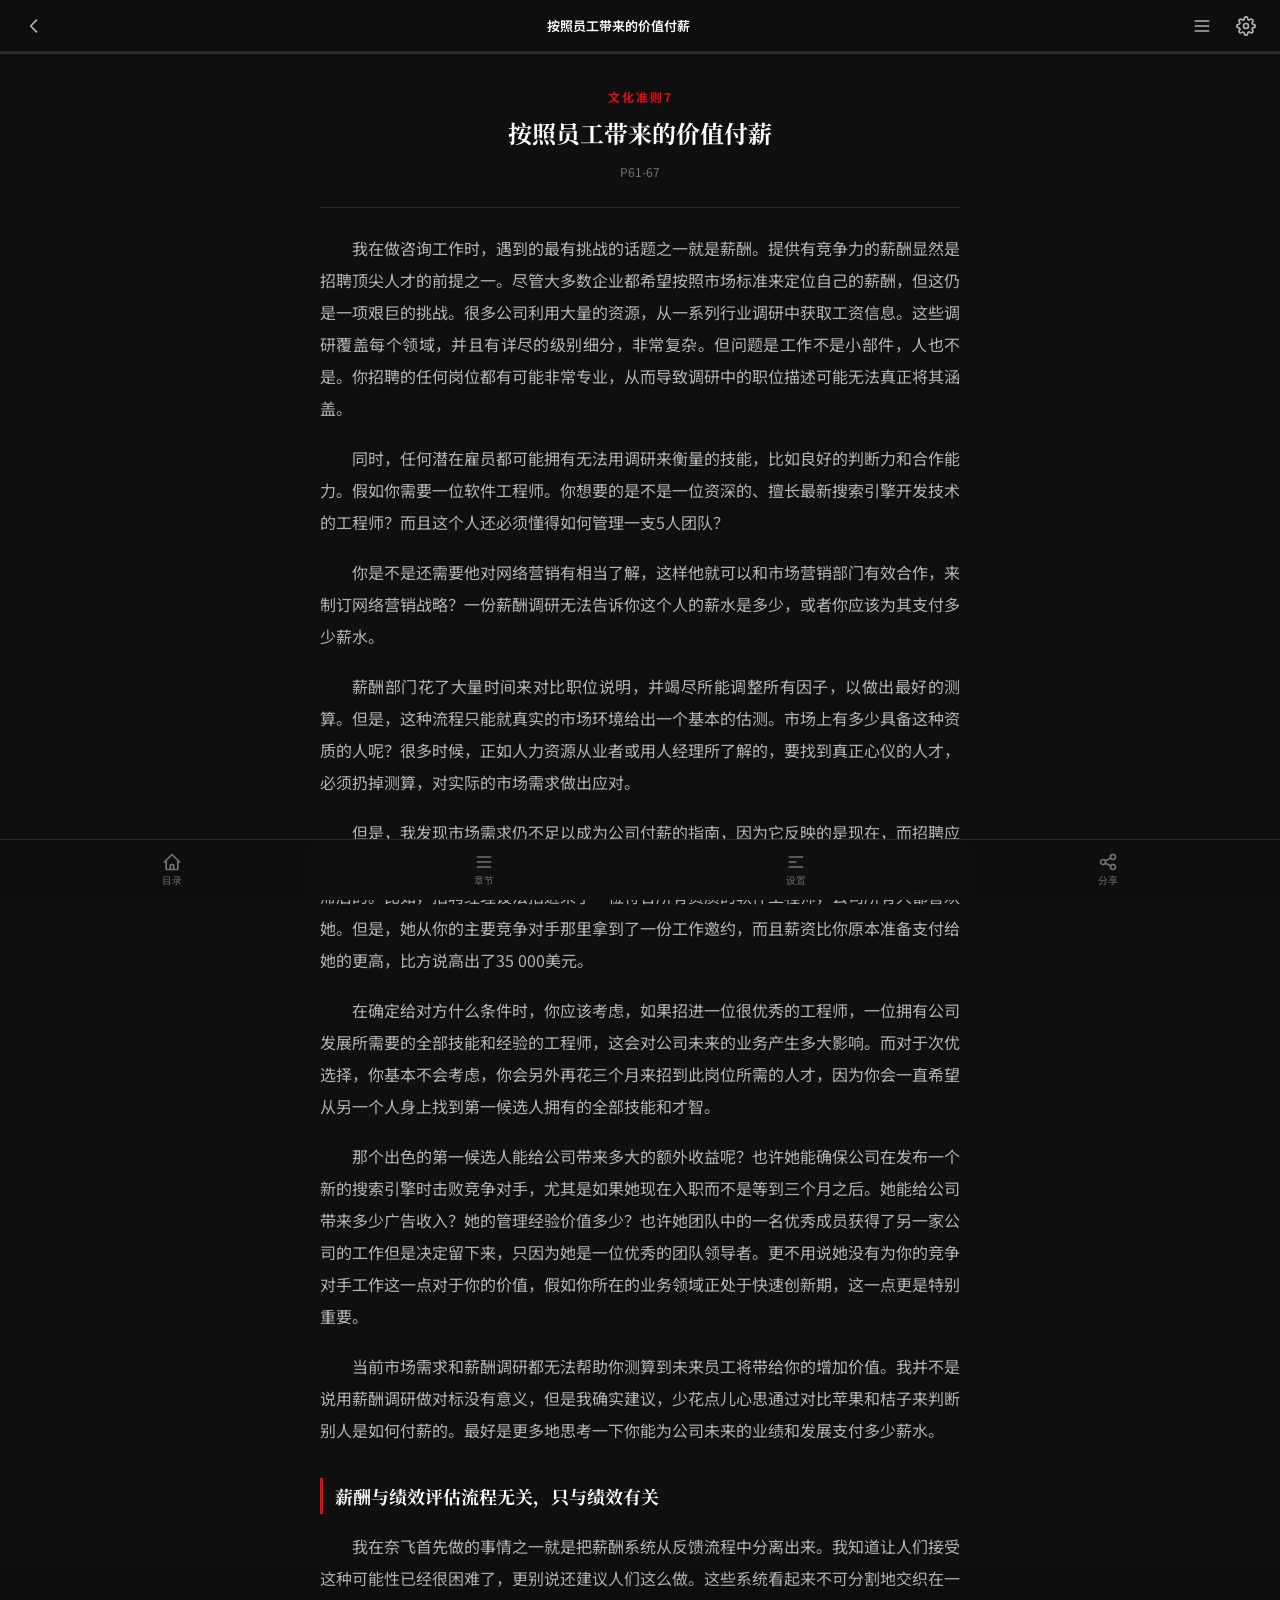
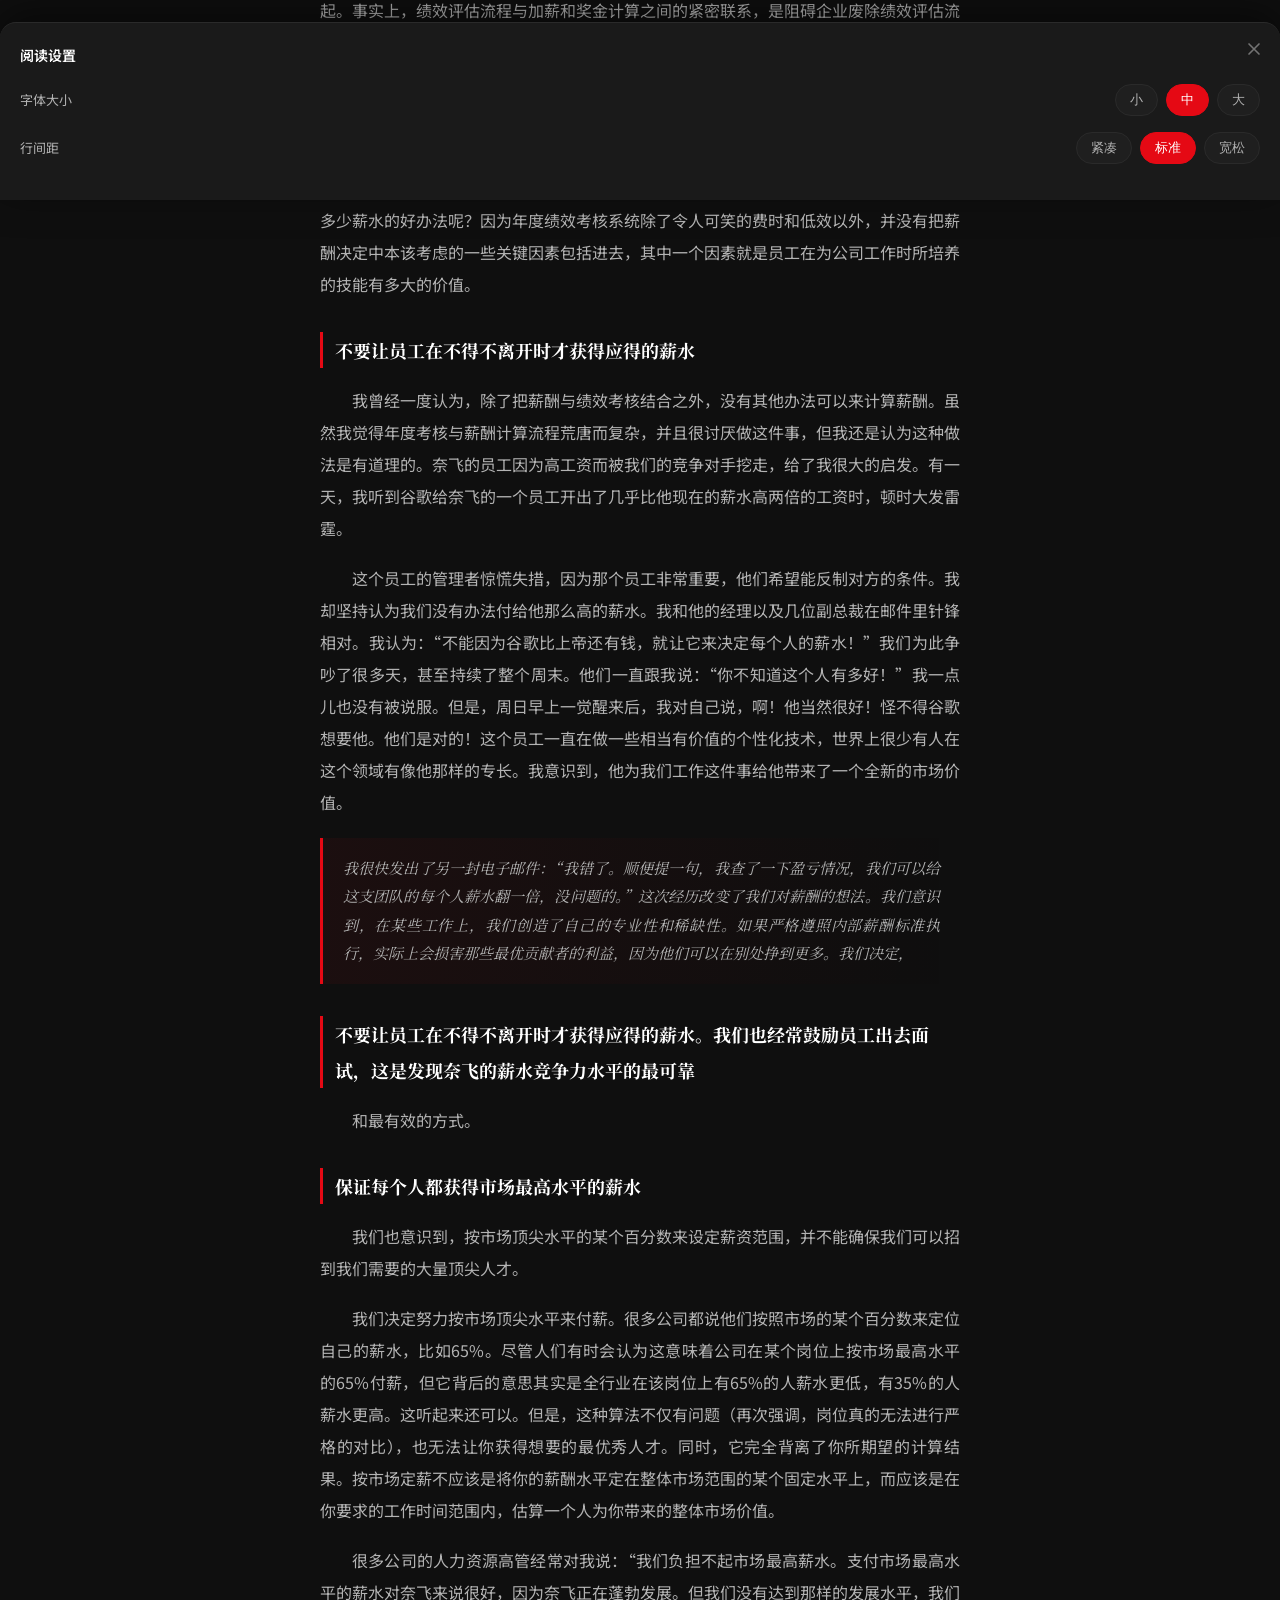
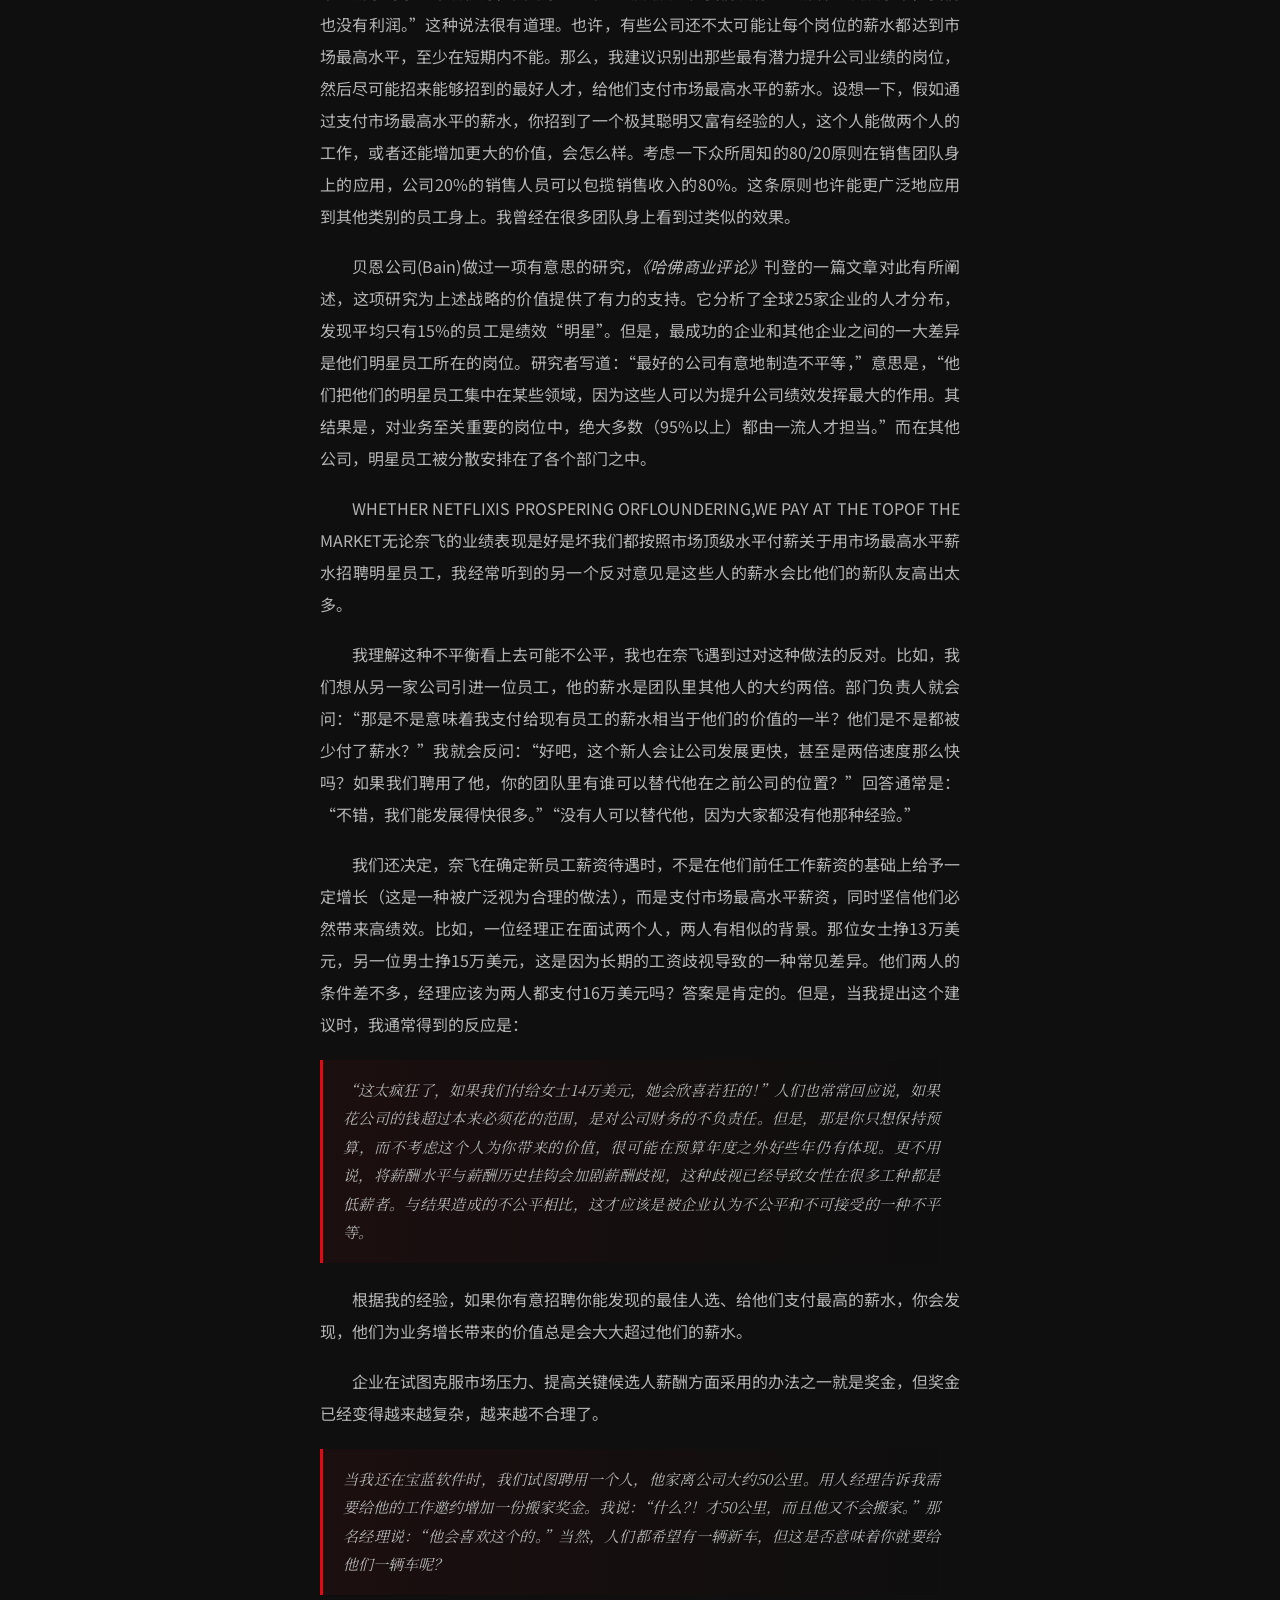
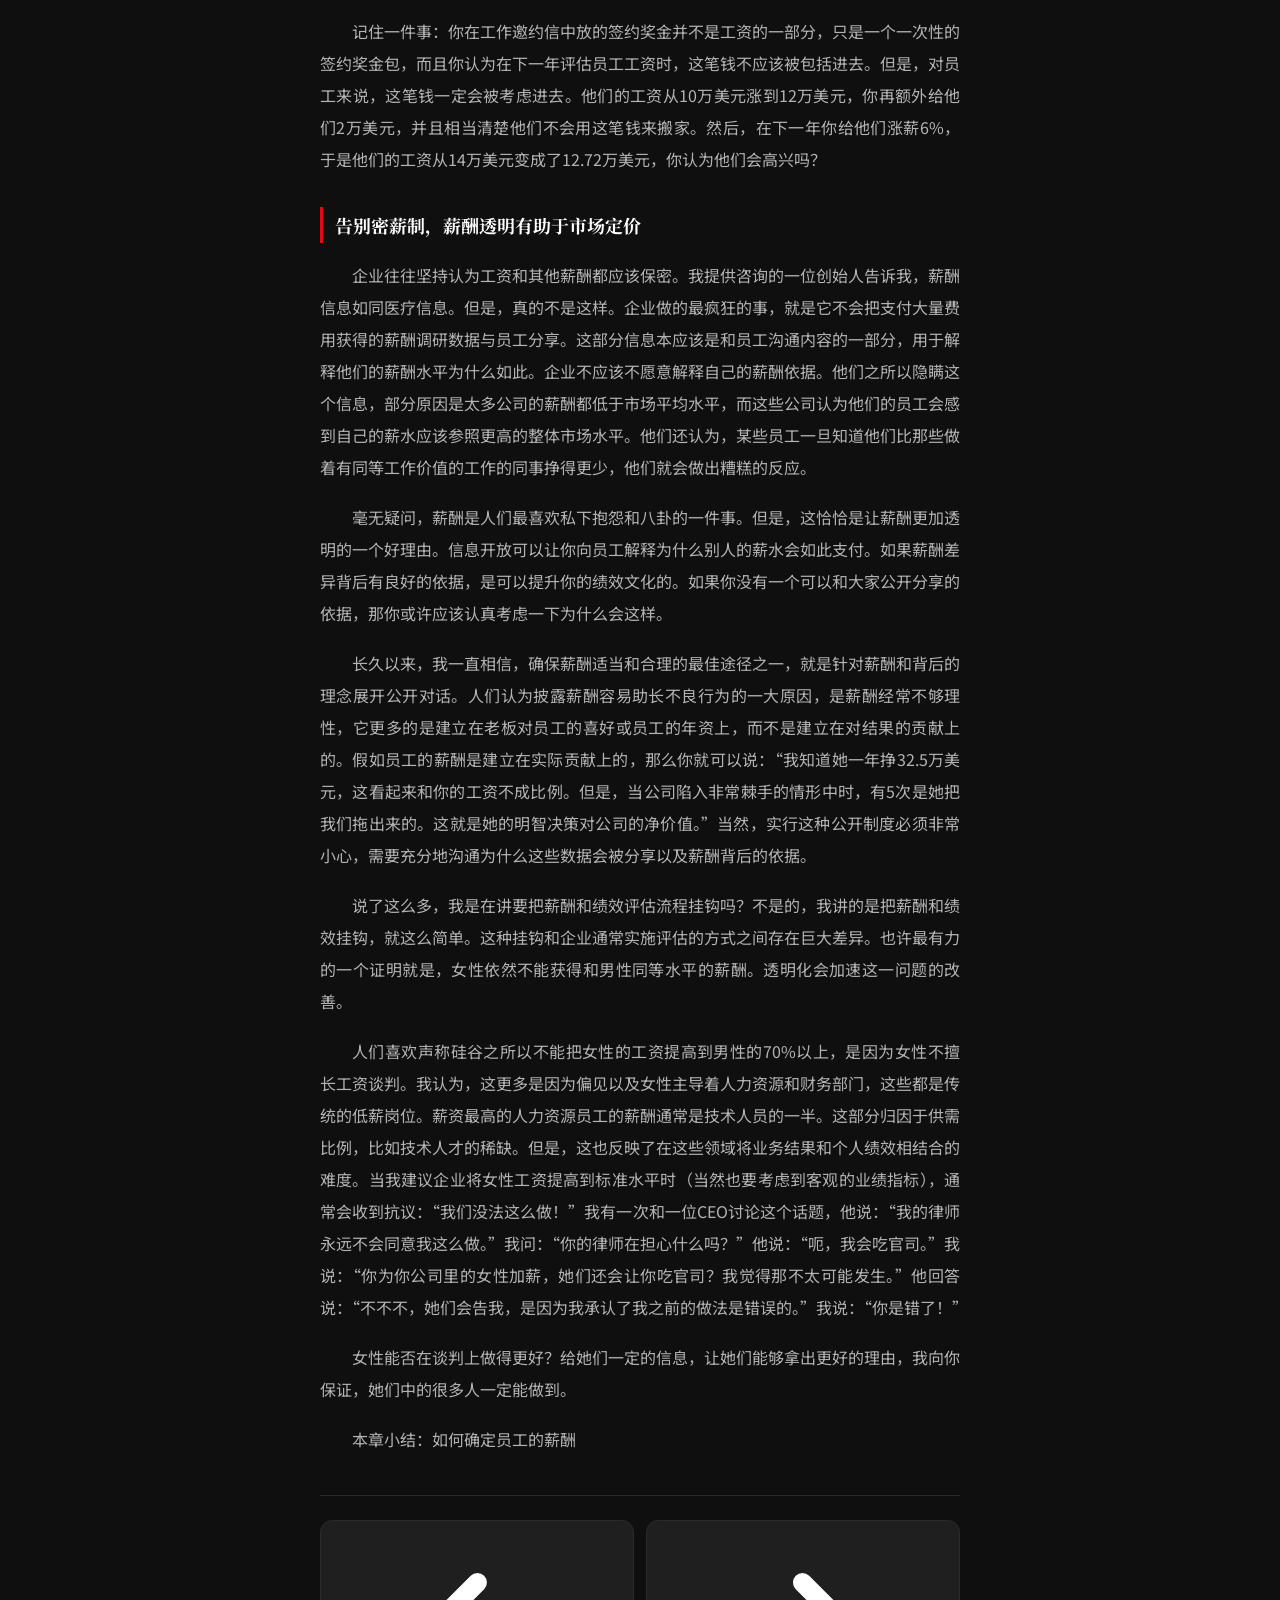
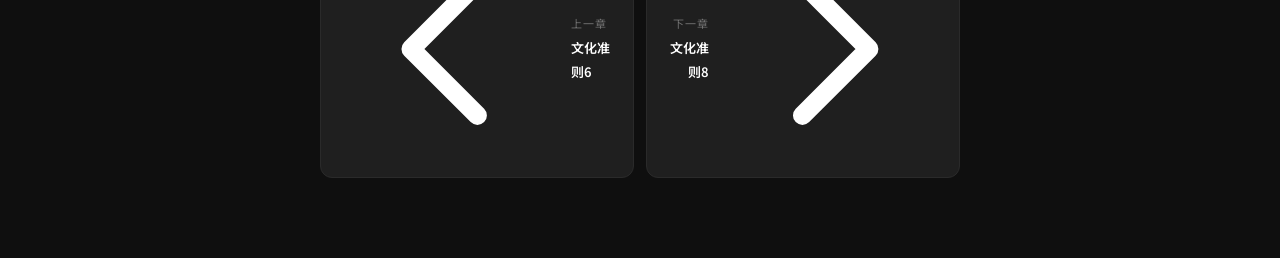
<file: netflix-culture/chapter-c7.html>
<!DOCTYPE html>
<html lang="zh-CN">
<head>
<meta charset="UTF-8">
<meta name="viewport" content="width=device-width, initial-scale=1.0, maximum-scale=1.0, user-scalable=no">
<title>文化准则7 - 奈飞文化手册</title>
<link rel="preconnect" href="https://fonts.googleapis.com">
<link rel="preconnect" href="https://fonts.gstatic.com" crossorigin>
<link href="https://fonts.googleapis.com/css2?family=Noto+Serif+SC:wght@400;600;700&family=Noto+Sans+SC:wght@300;400;500;700&display=swap" rel="stylesheet">
<link rel="stylesheet" href="style.css">
</head>
<body>
<header class="header">
  <div class="header-left">
    <a href="index.html" class="header-btn" aria-label="返回"><svg fill="none" stroke="currentColor" stroke-width="2" viewBox="0 0 24 24"><path stroke-linecap="round" stroke-linejoin="round" d="M15 19l-7-7 7-7"/></svg></a>
  </div>
  <div class="header-title">按照员工带来的价值付薪</div>
  <div class="header-right">
    <button class="header-btn" onclick="toggleTOC()" aria-label="目录"><svg fill="none" stroke="currentColor" stroke-width="2" viewBox="0 0 24 24"><path stroke-linecap="round" stroke-linejoin="round" d="M4 6h16M4 12h16M4 18h16"/></svg></button>
    <button class="header-btn" onclick="toggleSettings()" aria-label="设置"><svg fill="none" stroke="currentColor" stroke-width="2" viewBox="0 0 24 24"><circle cx="12" cy="12" r="3"/><path stroke-linecap="round" stroke-linejoin="round" d="M19.4 15a1.65 1.65 0 0 0 .33 1.82l.06.06a2 2 0 0 1 0 2.83 2 2 0 0 1-2.83 0l-.06-.06a1.65 1.65 0 0 0-1.82-.33 1.65 1.65 0 0 0-1 1.51V21a2 2 0 0 1-2 2 2 2 0 0 1-2-2v-.09A1.65 1.65 0 0 0 9 19.4a1.65 1.65 0 0 0-1.82.33l-.06.06a2 2 0 0 1-2.83 0 2 2 0 0 1 0-2.83l.06-.06a1.65 1.65 0 0 0 .33-1.82 1.65 1.65 0 0 0-1.51-1H3a2 2 0 0 1-2-2 2 2 0 0 1 2-2h.09A1.65 1.65 0 0 0 4.6 9a1.65 1.65 0 0 0-.33-1.82l-.06-.06a2 2 0 0 1 0-2.83 2 2 0 0 1 2.83 0l.06.06a1.65 1.65 0 0 0 1.82.33H9a1.65 1.65 0 0 0 1-1.51V3a2 2 0 0 1 2-2 2 2 0 0 1 2 2v.09a1.65 1.65 0 0 0 1 1.51 1.65 1.65 0 0 0 1.82-.33l.06-.06a2 2 0 0 1 2.83 0 2 2 0 0 1 0 2.83l-.06.06a1.65 1.65 0 0 0-.33 1.82V9a1.65 1.65 0 0 0 1.51 1H21a2 2 0 0 1 2 2 2 2 0 0 1-2 2h-.09a1.65 1.65 0 0 0-1.51 1z"/></svg></button>
  </div>
</header>

<div class="progress-bar"><div class="progress-fill" id="progressFill"></div></div>

<main class="chapter-main" id="chapterMain">
  <div class="chapter-container">
    <div class="chapter-hero animate-in">
      <div class="chapter-label">文化准则7</div>
      <h1 class="chapter-title">按照员工带来的价值付薪</h1>
      <div class="chapter-pages">P61-67</div>
    </div>
    
    <article class="article animate-in delay-1" id="article">
      <p>我在做咨询工作时，遇到的最有挑战的话题之一就是薪酬。提供有竞争力的薪酬显然是招聘顶尖人才的前提之一。尽管大多数企业都希望按照市场标准来定位自己的薪酬，但这仍是一项艰巨的挑战。很多公司利用大量的资源，从一系列行业调研中获取工资信息。这些调研覆盖每个领域，并且有详尽的级别细分，非常复杂。但问题是工作不是小部件，人也不是。你招聘的任何岗位都有可能非常专业，从而导致调研中的职位描述可能无法真正将其涵盖。</p>
<p>同时，任何潜在雇员都可能拥有无法用调研来衡量的技能，比如良好的判断力和合作能力。假如你需要一位软件工程师。你想要的是不是一位资深的、擅长最新搜索引擎开发技术的工程师？而且这个人还必须懂得如何管理一支5人团队？</p>
<p>你是不是还需要他对网络营销有相当了解，这样他就可以和市场营销部门有效合作，来制订网络营销战略？一份薪酬调研无法告诉你这个人的薪水是多少，或者你应该为其支付多少薪水。</p>
<p>薪酬部门花了大量时间来对比职位说明，并竭尽所能调整所有因子，以做出最好的测算。但是，这种流程只能就真实的市场环境给出一个基本的估测。市场上有多少具备这种资质的人呢？很多时候，正如人力资源从业者或用人经理所了解的，要找到真正心仪的人才，必须扔掉测算，对实际的市场需求做出应对。</p>
<p>但是，我发现市场需求仍不足以成为公司付薪的指南，因为它反映的是现在，而招聘应该是关于未来的。我认为现行的薪酬系统通常是滞后的，它在帮助我们评估员工价值方面是滞后的。比如，招聘经理设法招进来了一位符合所有资质的软件工程师，公司所有人都喜欢她。但是，她从你的主要竞争对手那里拿到了一份工作邀约，而且薪资比你原本准备支付给她的更高，比方说高出了35 000美元。</p>
<p>在确定给对方什么条件时，你应该考虑，如果招进一位很优秀的工程师，一位拥有公司发展所需要的全部技能和经验的工程师，这会对公司未来的业务产生多大影响。而对于次优选择，你基本不会考虑，你会另外再花三个月来招到此岗位所需的人才，因为你会一直希望从另一个人身上找到第一候选人拥有的全部技能和才智。</p>
<p>那个出色的第一候选人能给公司带来多大的额外收益呢？也许她能确保公司在发布一个新的搜索引擎时击败竞争对手，尤其是如果她现在入职而不是等到三个月之后。她能给公司带来多少广告收入？她的管理经验价值多少？也许她团队中的一名优秀成员获得了另一家公司的工作但是决定留下来，只因为她是一位优秀的团队领导者。更不用说她没有为你的竞争对手工作这一点对于你的价值，假如你所在的业务领域正处于快速创新期，这一点更是特别重要。</p>
<p>当前市场需求和薪酬调研都无法帮助你测算到未来员工将带给你的增加价值。我并不是说用薪酬调研做对标没有意义，但是我确实建议，少花点儿心思通过对比苹果和桔子来判断别人是如何付薪的。最好是更多地思考一下你能为公司未来的业绩和发展支付多少薪水。</p>
<h3>薪酬与绩效评估流程无关，只与绩效有关</h3>
<p>我在奈飞首先做的事情之一就是把薪酬系统从反馈流程中分离出来。我知道让人们接受这种可能性已经很困难了，更别说还建议人们这么做。这些系统看起来不可分割地交织在一起。事实上，绩效评估流程与加薪和奖金计算之间的紧密联系，是阻碍企业废除绩效评估流程的主要因素之一，这也成为分离这些系统的充足理由之一。</p>
<p>对分离这些系统的抵制主要来自于它们必须捆绑在一起的一种必然逻辑。通常，管理者对下属的绩效评估，以及下属和同级对管理者的评估会被输入系统，然后根据预定的薪酬范围来得出加薪建议，最终结果还和部门业绩、职能业绩以及公司业绩挂钩。更好的绩效评估似乎意味着这个人对公司有更大的价值，那为什么还说这不是一个用来确定应该给这个人付多少薪水的好办法呢？因为年度绩效考核系统除了令人可笑的费时和低效以外，并没有把薪酬决定中本该考虑的一些关键因素包括进去，其中一个因素就是员工在为公司工作时所培养的技能有多大的价值。</p>
<h3>不要让员工在不得不离开时才获得应得的薪水</h3>
<p>我曾经一度认为，除了把薪酬与绩效考核结合之外，没有其他办法可以来计算薪酬。虽然我觉得年度考核与薪酬计算流程荒唐而复杂，并且很讨厌做这件事，但我还是认为这种做法是有道理的。奈飞的员工因为高工资而被我们的竞争对手挖走，给了我很大的启发。有一天，我听到谷歌给奈飞的一个员工开出了几乎比他现在的薪水高两倍的工资时，顿时大发雷霆。</p>
<p>这个员工的管理者惊慌失措，因为那个员工非常重要，他们希望能反制对方的条件。我却坚持认为我们没有办法付给他那么高的薪水。我和他的经理以及几位副总裁在邮件里针锋相对。我认为：“不能因为谷歌比上帝还有钱，就让它来决定每个人的薪水！”我们为此争吵了很多天，甚至持续了整个周末。他们一直跟我说：“你不知道这个人有多好！”我一点儿也没有被说服。但是，周日早上一觉醒来后，我对自己说，啊！他当然很好！怪不得谷歌想要他。他们是对的！这个员工一直在做一些相当有价值的个性化技术，世界上很少有人在这个领域有像他那样的专长。我意识到，他为我们工作这件事给他带来了一个全新的市场价值。</p>
<div class="quote"><p>我很快发出了另一封电子邮件：“我错了。顺便提一句，我查了一下盈亏情况，我们可以给这支团队的每个人薪水翻一倍，没问题的。”这次经历改变了我们对薪酬的想法。我们意识到，在某些工作上，我们创造了自己的专业性和稀缺性。如果严格遵照内部薪酬标准执行，实际上会损害那些最优贡献者的利益，因为他们可以在别处挣到更多。我们决定，</p></div>
<h3>不要让员工在不得不离开时才获得应得的薪水。我们也经常鼓励员工出去面试，这是发现奈飞的薪水竞争力水平的最可靠</h3>
<p>和最有效的方式。</p>
<h3>保证每个人都获得市场最高水平的薪水</h3>
<p>我们也意识到，按市场顶尖水平的某个百分数来设定薪资范围，并不能确保我们可以招到我们需要的大量顶尖人才。</p>
<p>我们决定努力按市场顶尖水平来付薪。很多公司都说他们按照市场的某个百分数来定位自己的薪水，比如65%。尽管人们有时会认为这意味着公司在某个岗位上按市场最高水平的65%付薪，但它背后的意思其实是全行业在该岗位上有65%的人薪水更低，有35%的人薪水更高。这听起来还可以。但是，这种算法不仅有问题（再次强调，岗位真的无法进行严格的对比），也无法让你获得想要的最优秀人才。同时，它完全背离了你所期望的计算结果。按市场定薪不应该是将你的薪酬水平定在整体市场范围的某个固定水平上，而应该是在你要求的工作时间范围内，估算一个人为你带来的整体市场价值。</p>
<p>很多公司的人力资源高管经常对我说：“我们负担不起市场最高薪水。支付市场最高水平的薪水对奈飞来说很好，因为奈飞正在蓬勃发展。但我们没有达到那样的发展水平，我们也没有利润。”这种说法很有道理。也许，有些公司还不太可能让每个岗位的薪水都达到市场最高水平，至少在短期内不能。那么，我建议识别出那些最有潜力提升公司业绩的岗位，然后尽可能招来能够招到的最好人才，给他们支付市场最高水平的薪水。设想一下，假如通过支付市场最高水平的薪水，你招到了一个极其聪明又富有经验的人，这个人能做两个人的工作，或者还能增加更大的价值，会怎么样。考虑一下众所周知的80/20原则在销售团队身上的应用，公司20%的销售人员可以包揽销售收入的80%。这条原则也许能更广泛地应用到其他类别的员工身上。我曾经在很多团队身上看到过类似的效果。</p>
<p>贝恩公司(Bain)做过一项有意思的研究，<em>《哈佛商业评论》</em>刊登的一篇文章对此有所阐述，这项研究为上述战略的价值提供了有力的支持。它分析了全球25家企业的人才分布，发现平均只有15%的员工是绩效“明星”。但是，最成功的企业和其他企业之间的一大差异是他们明星员工所在的岗位。研究者写道：“最好的公司有意地制造不平等，”意思是，“他们把他们的明星员工集中在某些领域，因为这些人可以为提升公司绩效发挥最大的作用。其结果是，对业务至关重要的岗位中，绝大多数（95%以上）都由一流人才担当。”而在其他公司，明星员工被分散安排在了各个部门之中。</p>
<p>WHETHER NETFLIXIS PROSPERING ORFLOUNDERING,WE PAY AT THE TOPOF THE MARKET无论奈飞的业绩表现是好是坏我们都按照市场顶级水平付薪关于用市场最高水平薪水招聘明星员工，我经常听到的另一个反对意见是这些人的薪水会比他们的新队友高出太多。</p>
<p>我理解这种不平衡看上去可能不公平，我也在奈飞遇到过对这种做法的反对。比如，我们想从另一家公司引进一位员工，他的薪水是团队里其他人的大约两倍。部门负责人就会问：“那是不是意味着我支付给现有员工的薪水相当于他们的价值的一半？他们是不是都被少付了薪水？”我就会反问：“好吧，这个新人会让公司发展更快，甚至是两倍速度那么快吗？如果我们聘用了他，你的团队里有谁可以替代他在之前公司的位置？”回答通常是：“不错，我们能发展得快很多。”“没有人可以替代他，因为大家都没有他那种经验。”</p>
<p>我们还决定，奈飞在确定新员工薪资待遇时，不是在他们前任工作薪资的基础上给予一定增长（这是一种被广泛视为合理的做法），而是支付市场最高水平薪资，同时坚信他们必然带来高绩效。比如，一位经理正在面试两个人，两人有相似的背景。那位女士挣13万美元，另一位男士挣15万美元，这是因为长期的工资歧视导致的一种常见差异。他们两人的条件差不多，经理应该为两人都支付16万美元吗？答案是肯定的。但是，当我提出这个建议时，我通常得到的反应是：</p>
<div class="quote"><p>“这太疯狂了，如果我们付给女士14万美元，她会欣喜若狂的！”人们也常常回应说，如果花公司的钱超过本来必须花的范围，是对公司财务的不负责任。但是，那是你只想保持预算，而不考虑这个人为你带来的价值，很可能在预算年度之外好些年仍有体现。更不用说，将薪酬水平与薪酬历史挂钩会加剧薪酬歧视，这种歧视已经导致女性在很多工种都是低薪者。与结果造成的不公平相比，这才应该是被企业认为不公平和不可接受的一种不平等。</p></div>
<p>根据我的经验，如果你有意招聘你能发现的最佳人选、给他们支付最高的薪水，你会发现，他们为业务增长带来的价值总是会大大超过他们的薪水。</p>
<p>企业在试图克服市场压力、提高关键候选人薪酬方面采用的办法之一就是奖金，但奖金已经变得越来越复杂，越来越不合理了。</p>
<div class="quote"><p>当我还在宝蓝软件时，我们试图聘用一个人，他家离公司大约50公里。用人经理告诉我需要给他的工作邀约增加一份搬家奖金。我说：“什么？！才50公里，而且他又不会搬家。”那名经理说：“他会喜欢这个的。”当然，人们都希望有一辆新车，但这是否意味着你就要给他们一辆车呢？</p></div>
<p>记住一件事：你在工作邀约信中放的签约奖金并不是工资的一部分，只是一个一次性的签约奖金包，而且你认为在下一年评估员工工资时，这笔钱不应该被包括进去。但是，对员工来说，这笔钱一定会被考虑进去。他们的工资从10万美元涨到12万美元，你再额外给他们2万美元，并且相当清楚他们不会用这笔钱来搬家。然后，在下一年你给他们涨薪6%，于是他们的工资从14万美元变成了12.72万美元，你认为他们会高兴吗？</p>
<h3>告别密薪制，薪酬透明有助于市场定价</h3>
<p>企业往往坚持认为工资和其他薪酬都应该保密。我提供咨询的一位创始人告诉我，薪酬信息如同医疗信息。但是，真的不是这样。企业做的最疯狂的事，就是它不会把支付大量费用获得的薪酬调研数据与员工分享。这部分信息本应该是和员工沟通内容的一部分，用于解释他们的薪酬水平为什么如此。企业不应该不愿意解释自己的薪酬依据。他们之所以隐瞒这个信息，部分原因是太多公司的薪酬都低于市场平均水平，而这些公司认为他们的员工会感到自己的薪水应该参照更高的整体市场水平。他们还认为，某些员工一旦知道他们比那些做着有同等工作价值的工作的同事挣得更少，他们就会做出糟糕的反应。</p>
<p>毫无疑问，薪酬是人们最喜欢私下抱怨和八卦的一件事。但是，这恰恰是让薪酬更加透明的一个好理由。信息开放可以让你向员工解释为什么别人的薪水会如此支付。如果薪酬差异背后有良好的依据，是可以提升你的绩效文化的。如果你没有一个可以和大家公开分享的依据，那你或许应该认真考虑一下为什么会这样。</p>
<p>长久以来，我一直相信，确保薪酬适当和合理的最佳途径之一，就是针对薪酬和背后的理念展开公开对话。人们认为披露薪酬容易助长不良行为的一大原因，是薪酬经常不够理性，它更多的是建立在老板对员工的喜好或员工的年资上，而不是建立在对结果的贡献上的。假如员工的薪酬是建立在实际贡献上的，那么你就可以说：“我知道她一年挣32.5万美元，这看起来和你的工资不成比例。但是，当公司陷入非常棘手的情形中时，有5次是她把我们拖出来的。这就是她的明智决策对公司的净价值。”当然，实行这种公开制度必须非常小心，需要充分地沟通为什么这些数据会被分享以及薪酬背后的依据。</p>
<p>说了这么多，我是在讲要把薪酬和绩效评估流程挂钩吗？不是的，我讲的是把薪酬和绩效挂钩，就这么简单。这种挂钩和企业通常实施评估的方式之间存在巨大差异。也许最有力的一个证明就是，女性依然不能获得和男性同等水平的薪酬。透明化会加速这一问题的改善。</p>
<p>人们喜欢声称硅谷之所以不能把女性的工资提高到男性的70%以上，是因为女性不擅长工资谈判。我认为，这更多是因为偏见以及女性主导着人力资源和财务部门，这些都是传统的低薪岗位。薪资最高的人力资源员工的薪酬通常是技术人员的一半。这部分归因于供需比例，比如技术人才的稀缺。但是，这也反映了在这些领域将业务结果和个人绩效相结合的难度。当我建议企业将女性工资提高到标准水平时（当然也要考虑到客观的业绩指标），通常会收到抗议：“我们没法这么做！”我有一次和一位CEO讨论这个话题，他说：“我的律师永远不会同意我这么做。”我问：“你的律师在担心什么吗？”他说：“呃，我会吃官司。”我说：“你为你公司里的女性加薪，她们还会让你吃官司？我觉得那不太可能发生。”他回答说：“不不不，她们会告我，是因为我承认了我之前的做法是错误的。”我说：“你是错了！”</p>
<p>女性能否在谈判上做得更好？给她们一定的信息，让她们能够拿出更好的理由，我向你保证，她们中的很多人一定能做到。</p>
<p>本章小结：如何确定员工的薪酬</p>
    </article>
    
    <div class="chapter-nav">
      <a href="chapter-c6.html" class="chapter-nav-btn">
          <svg fill="none" stroke="currentColor" stroke-width="2" viewBox="0 0 24 24"><path stroke-linecap="round" stroke-linejoin="round" d="M15 19l-7-7 7-7"/></svg>
          <div>
            <div class="chapter-nav-label">上一章</div>
            <div class="chapter-nav-title">文化准则6</div>
          </div>
        </a>
      <a href="chapter-c8.html" class="chapter-nav-btn next">
          <div>
            <div class="chapter-nav-label">下一章</div>
            <div class="chapter-nav-title">文化准则8</div>
          </div>
          <svg fill="none" stroke="currentColor" stroke-width="2" viewBox="0 0 24 24"><path stroke-linecap="round" stroke-linejoin="round" d="M9 5l7 7-7 7"/></svg>
        </a>
    </div>
  </div>
</main>

<div class="settings-overlay" id="tocOverlay" onclick="toggleTOC()"></div>
<aside class="toc-drawer" id="tocDrawer">
  <div class="toc-drawer-header">
    <div class="toc-drawer-title">目录</div>
    <button class="toc-drawer-close" onclick="toggleTOC()"><svg fill="none" stroke="currentColor" stroke-width="2" viewBox="0 0 24 24"><path stroke-linecap="round" stroke-linejoin="round" d="M6 18L18 6M6 6l12 12"/></svg></button>
  </div>
  <div class="toc-drawer-list">
    <a href="index.html" class="toc-drawer-item">
      <div class="toc-drawer-item-title">封面</div>
      <div class="toc-drawer-item-sub">奈飞文化手册</div>
    </a>
    <a href="chapter-preface.html" class="toc-drawer-item">
          <div class="toc-drawer-item-title">推荐序</div>
          <div class="toc-drawer-item-sub">毛大庆 / 龚宇</div>
        </a><a href="chapter-intro.html" class="toc-drawer-item">
          <div class="toc-drawer-item-title">前言</div>
          <div class="toc-drawer-item-sub">自由与责任，奈飞文化的核心</div>
        </a><a href="chapter-c1.html" class="toc-drawer-item">
          <div class="toc-drawer-item-title">文化准则1</div>
          <div class="toc-drawer-item-sub">我们只招成年人</div>
        </a><a href="chapter-c2.html" class="toc-drawer-item">
          <div class="toc-drawer-item-title">文化准则2</div>
          <div class="toc-drawer-item-sub">要让每个人都理解公司业务</div>
        </a><a href="chapter-c3.html" class="toc-drawer-item">
          <div class="toc-drawer-item-title">文化准则3</div>
          <div class="toc-drawer-item-sub">绝对坦诚，才能获得真正高效的反馈</div>
        </a><a href="chapter-c4.html" class="toc-drawer-item">
          <div class="toc-drawer-item-title">文化准则4</div>
          <div class="toc-drawer-item-sub">只有事实才能捍卫观点</div>
        </a><a href="chapter-c5.html" class="toc-drawer-item">
          <div class="toc-drawer-item-title">文化准则5</div>
          <div class="toc-drawer-item-sub">现在就开始组建你未来需要的团队</div>
        </a><a href="chapter-c6.html" class="toc-drawer-item">
          <div class="toc-drawer-item-title">文化准则6</div>
          <div class="toc-drawer-item-sub">员工与岗位的关系，不是匹配而是高度匹配</div>
        </a><a href="chapter-c7.html" class="toc-drawer-item active">
          <div class="toc-drawer-item-title">文化准则7</div>
          <div class="toc-drawer-item-sub">按照员工带来的价值付薪</div>
        </a><a href="chapter-c8.html" class="toc-drawer-item">
          <div class="toc-drawer-item-title">文化准则8</div>
          <div class="toc-drawer-item-sub">离开时要好好说再见</div>
        </a><a href="chapter-epilogue.html" class="toc-drawer-item">
          <div class="toc-drawer-item-title">结语</div>
          <div class="toc-drawer-item-sub">文化即战略，创造你自己的管理新算法</div>
        </a>
  </div>
</aside>

<div class="settings-overlay" id="settingsOverlay" onclick="toggleSettings()"></div>
<div class="settings-panel" id="settingsPanel">
  <button class="settings-close" onclick="toggleSettings()"><svg fill="none" stroke="currentColor" stroke-width="2" viewBox="0 0 24 24"><path stroke-linecap="round" stroke-linejoin="round" d="M6 18L18 6M6 6l12 12"/></svg></button>
  <div class="settings-title">阅读设置</div>
  <div class="settings-row">
    <span class="settings-label">字体大小</span>
    <div class="settings-options">
      <button class="settings-opt" onclick="setFontSize(14)">小</button>
      <button class="settings-opt active" onclick="setFontSize(16)">中</button>
      <button class="settings-opt" onclick="setFontSize(18)">大</button>
    </div>
  </div>
  <div class="settings-row">
    <span class="settings-label">行间距</span>
    <div class="settings-options">
      <button class="settings-opt" onclick="setLineHeight(1.6)">紧凑</button>
      <button class="settings-opt active" onclick="setLineHeight(2)">标准</button>
      <button class="settings-opt" onclick="setLineHeight(2.4)">宽松</button>
    </div>
  </div>
</div>

<nav class="bottom-bar">
  <button class="bottom-btn" onclick="location.href='index.html'"><svg fill="none" stroke="currentColor" stroke-width="2" viewBox="0 0 24 24"><path stroke-linecap="round" stroke-linejoin="round" d="M3 12l2-2m0 0l7-7 7 7M5 10v10a1 1 0 001 1h3m10-11l2 2m-2-2v10a1 1 0 01-1 1h-3m-6 0a1 1 0 001-1v-4a1 1 0 011-1h2a1 1 0 011 1v4a1 1 0 001 1m-6 0h6"/></svg><span>目录</span></button>
  <button class="bottom-btn" onclick="toggleTOC()"><svg fill="none" stroke="currentColor" stroke-width="2" viewBox="0 0 24 24"><path stroke-linecap="round" stroke-linejoin="round" d="M4 6h16M4 12h16M4 18h16"/></svg><span>章节</span></button>
  <button class="bottom-btn" onclick="toggleSettings()"><svg fill="none" stroke="currentColor" stroke-width="2" viewBox="0 0 24 24"><path stroke-linecap="round" stroke-linejoin="round" d="M4 6h16M4 12h8m-8 6h16"/></svg><span>设置</span></button>
  <button class="bottom-btn" onclick="sharePage()"><svg fill="none" stroke="currentColor" stroke-width="2" viewBox="0 0 24 24"><path stroke-linecap="round" stroke-linejoin="round" d="M8.684 13.342C8.886 12.938 9 12.482 9 12c0-.482-.114-.938-.316-1.342m0 2.684a3 3 0 110-2.684m0 2.684l6.632 3.316m-6.632-6l6.632-3.316m0 0a3 3 0 105.367-2.684 3 3 0 00-5.367 2.684zm0 9.316a3 3 0 105.368 2.684 3 3 0 00-5.368-2.684z"/></svg><span>分享</span></button>
</nav>

<script>
const chapterId = 'c7';

function updateProgress() {
  const main = document.getElementById('chapterMain');
  const scrollTop = window.scrollY;
  const scrollHeight = main.scrollHeight + main.offsetTop - window.innerHeight;
  const progress = scrollHeight > 0 ? Math.min(100, (scrollTop / scrollHeight) * 100) : 0;
  document.getElementById('progressFill').style.width = progress + '%';
  localStorage.setItem('prog_' + chapterId, Math.round(progress));
}
window.addEventListener('scroll', updateProgress, { passive: true });
updateProgress();

function toggleSettings() {
  document.getElementById('settingsPanel').classList.toggle('open');
  document.getElementById('settingsOverlay').classList.toggle('open');
}

function toggleTOC() {
  document.getElementById('tocDrawer').classList.toggle('open');
  document.getElementById('tocOverlay').classList.toggle('open');
}

function setFontSize(size) {
  document.getElementById('article').style.fontSize = size + 'px';
  const btns = document.querySelectorAll('#settingsPanel .settings-opt');
  btns.forEach((btn, idx) => {
    if (idx < 3) btn.classList.toggle('active', 
      (size === 14 && idx === 0) || (size === 16 && idx === 1) || (size === 18 && idx === 2));
  });
  localStorage.setItem('fontSize', size);
}

function setLineHeight(lh) {
  document.getElementById('article').style.lineHeight = lh;
  const btns = document.querySelectorAll('#settingsPanel .settings-opt');
  btns.forEach((btn, idx) => {
    if (idx >= 3) btn.classList.toggle('active',
      (lh === 1.6 && idx === 3) || (lh === 2 && idx === 4) || (lh === 2.4 && idx === 5));
  });
  localStorage.setItem('lineHeight', lh);
}

const savedFont = localStorage.getItem('fontSize');
const savedLH = localStorage.getItem('lineHeight');
if (savedFont) setFontSize(parseInt(savedFont));
if (savedLH) setLineHeight(parseFloat(savedLH));

function sharePage() {
  const url = window.location.href;
  const title = document.title;
  if (navigator.share) {
    navigator.share({ title: title, url: url }).catch(() => {});
  } else {
    navigator.clipboard.writeText(url).then(() => alert('链接已复制'));
  }
}
</script>
</body>
</html>
</file>
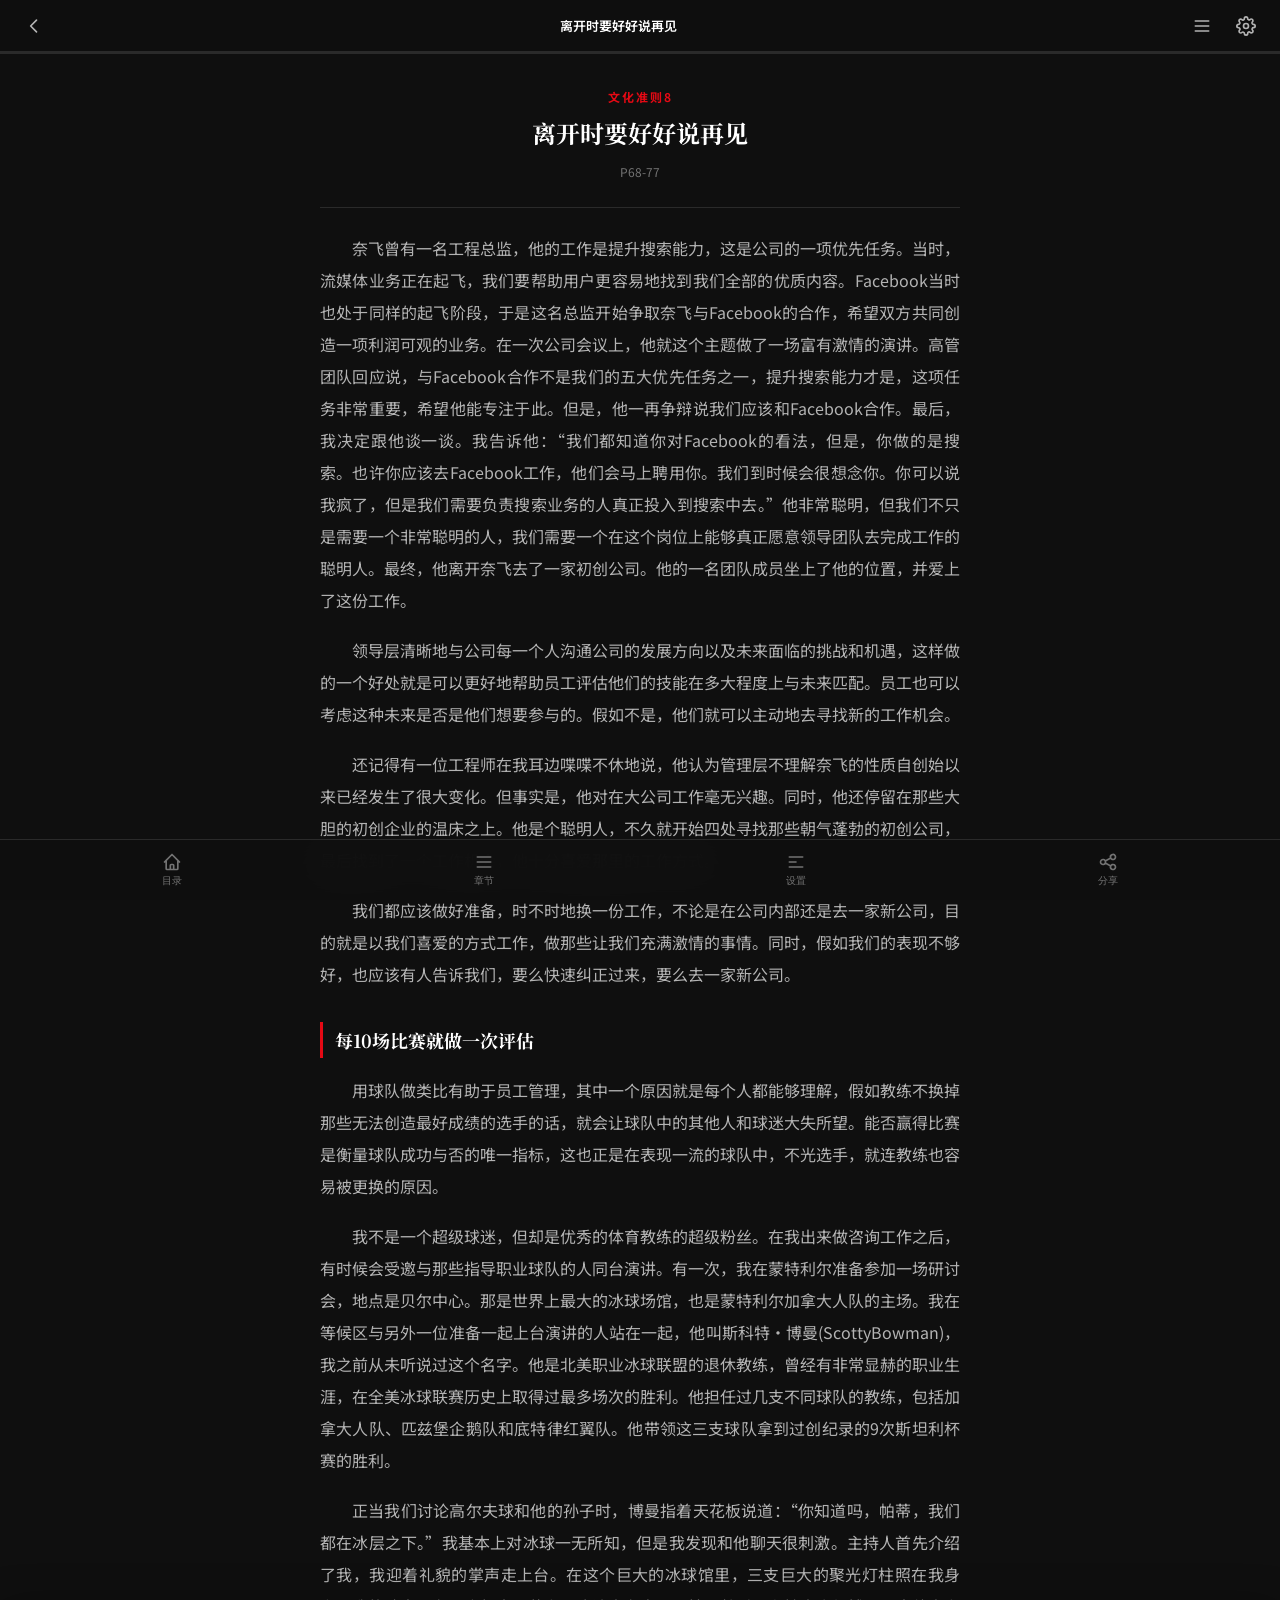
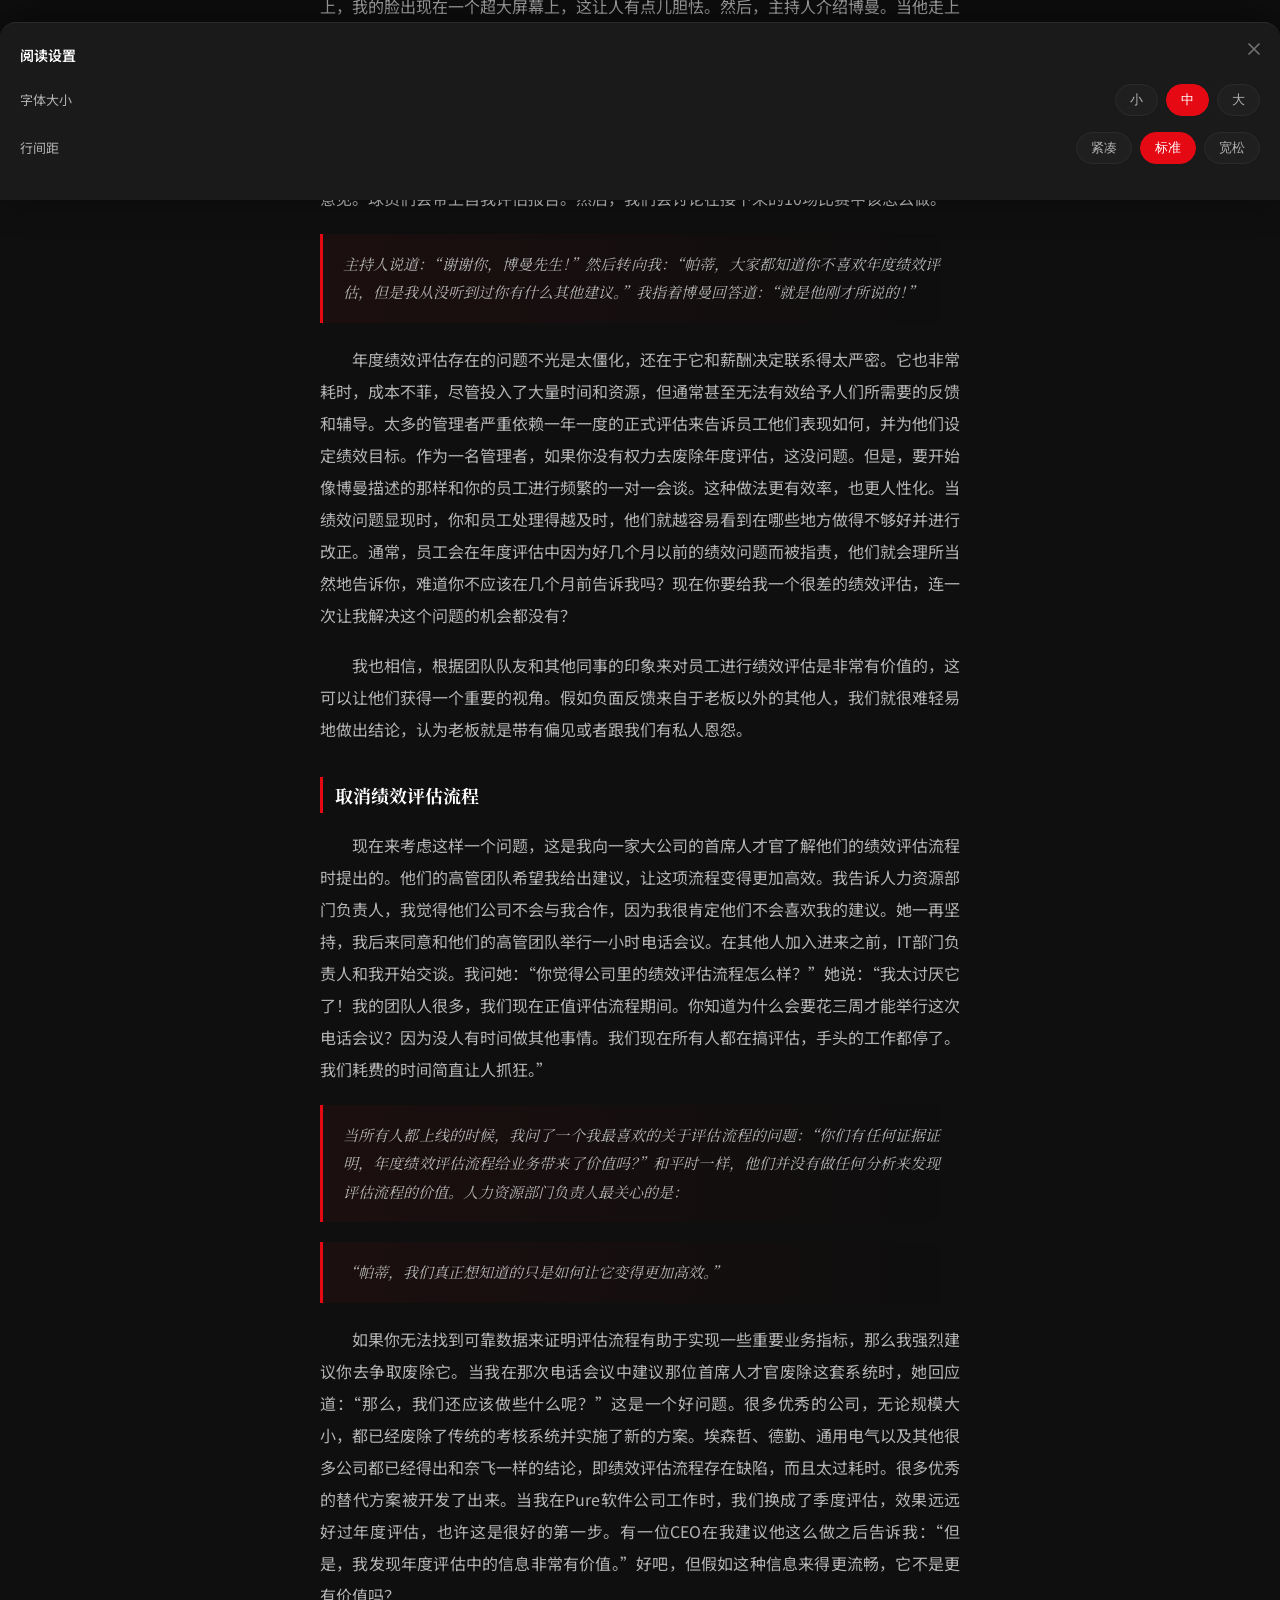
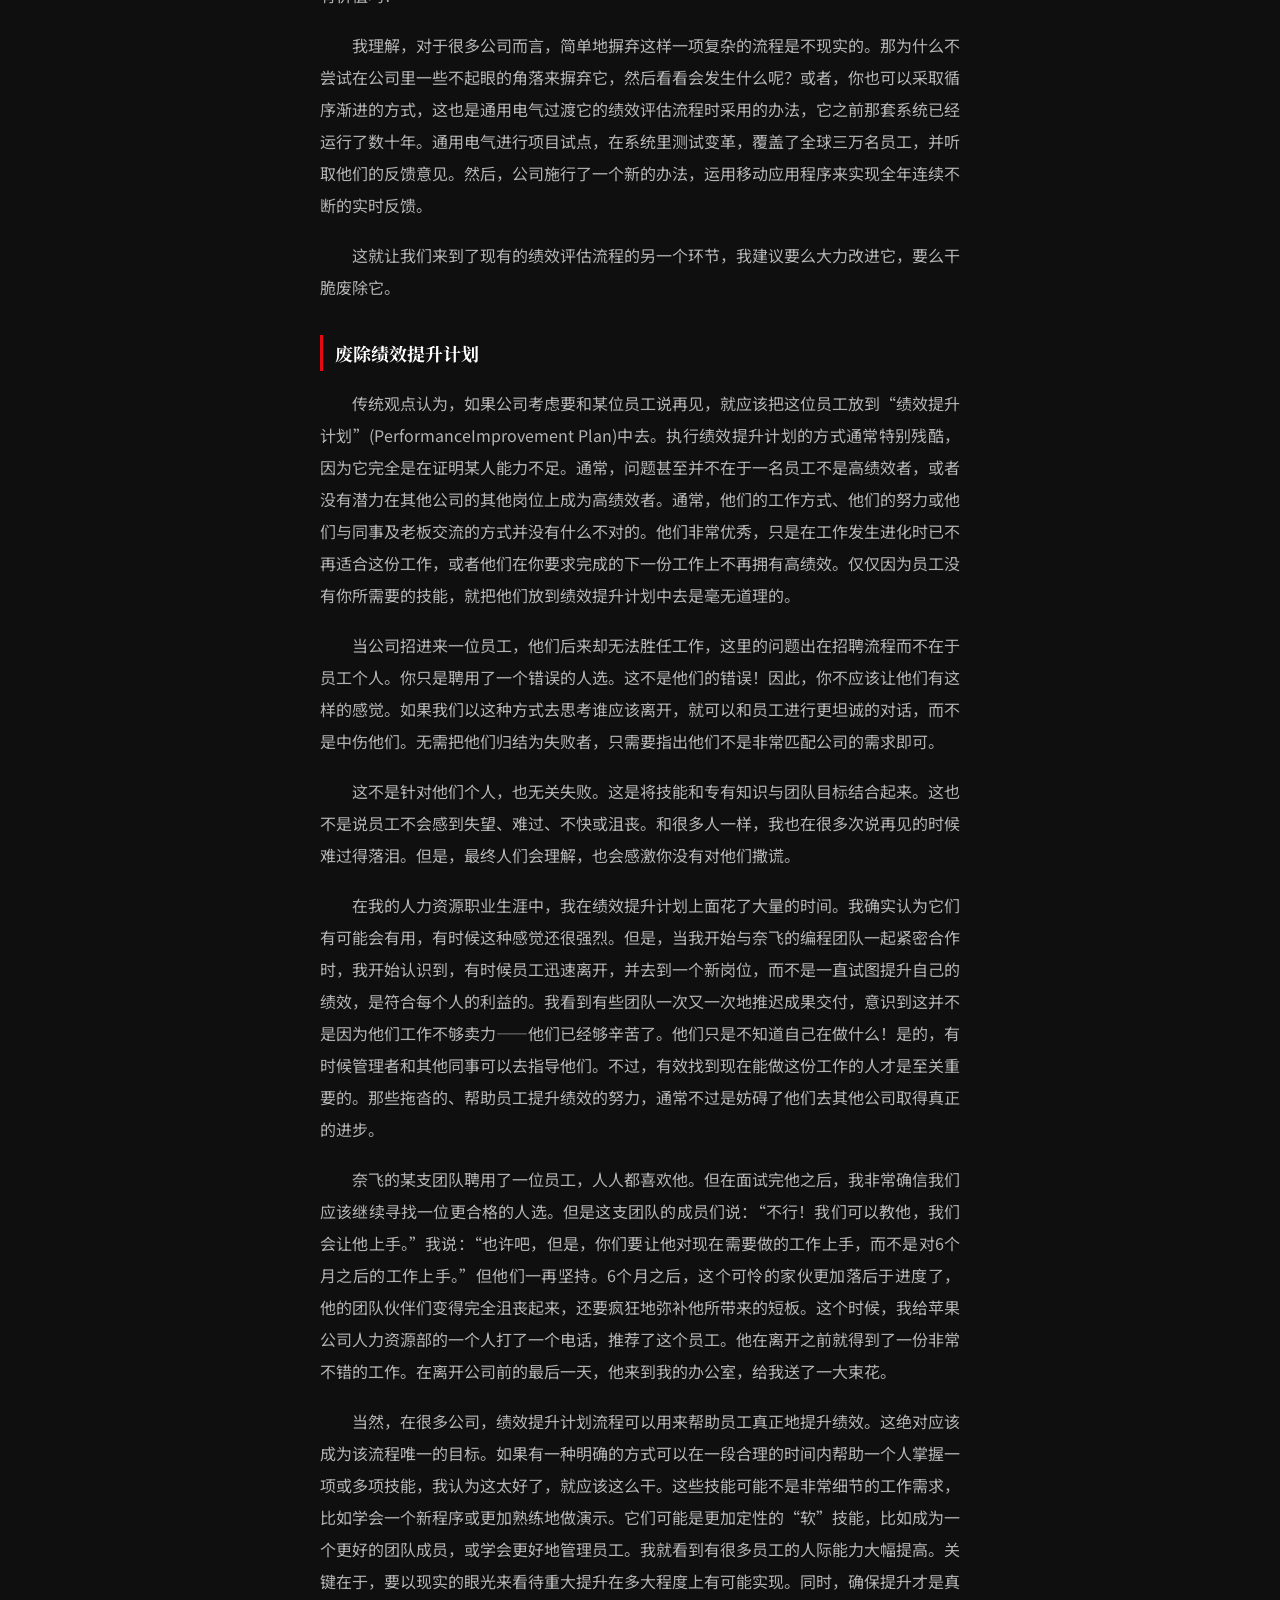
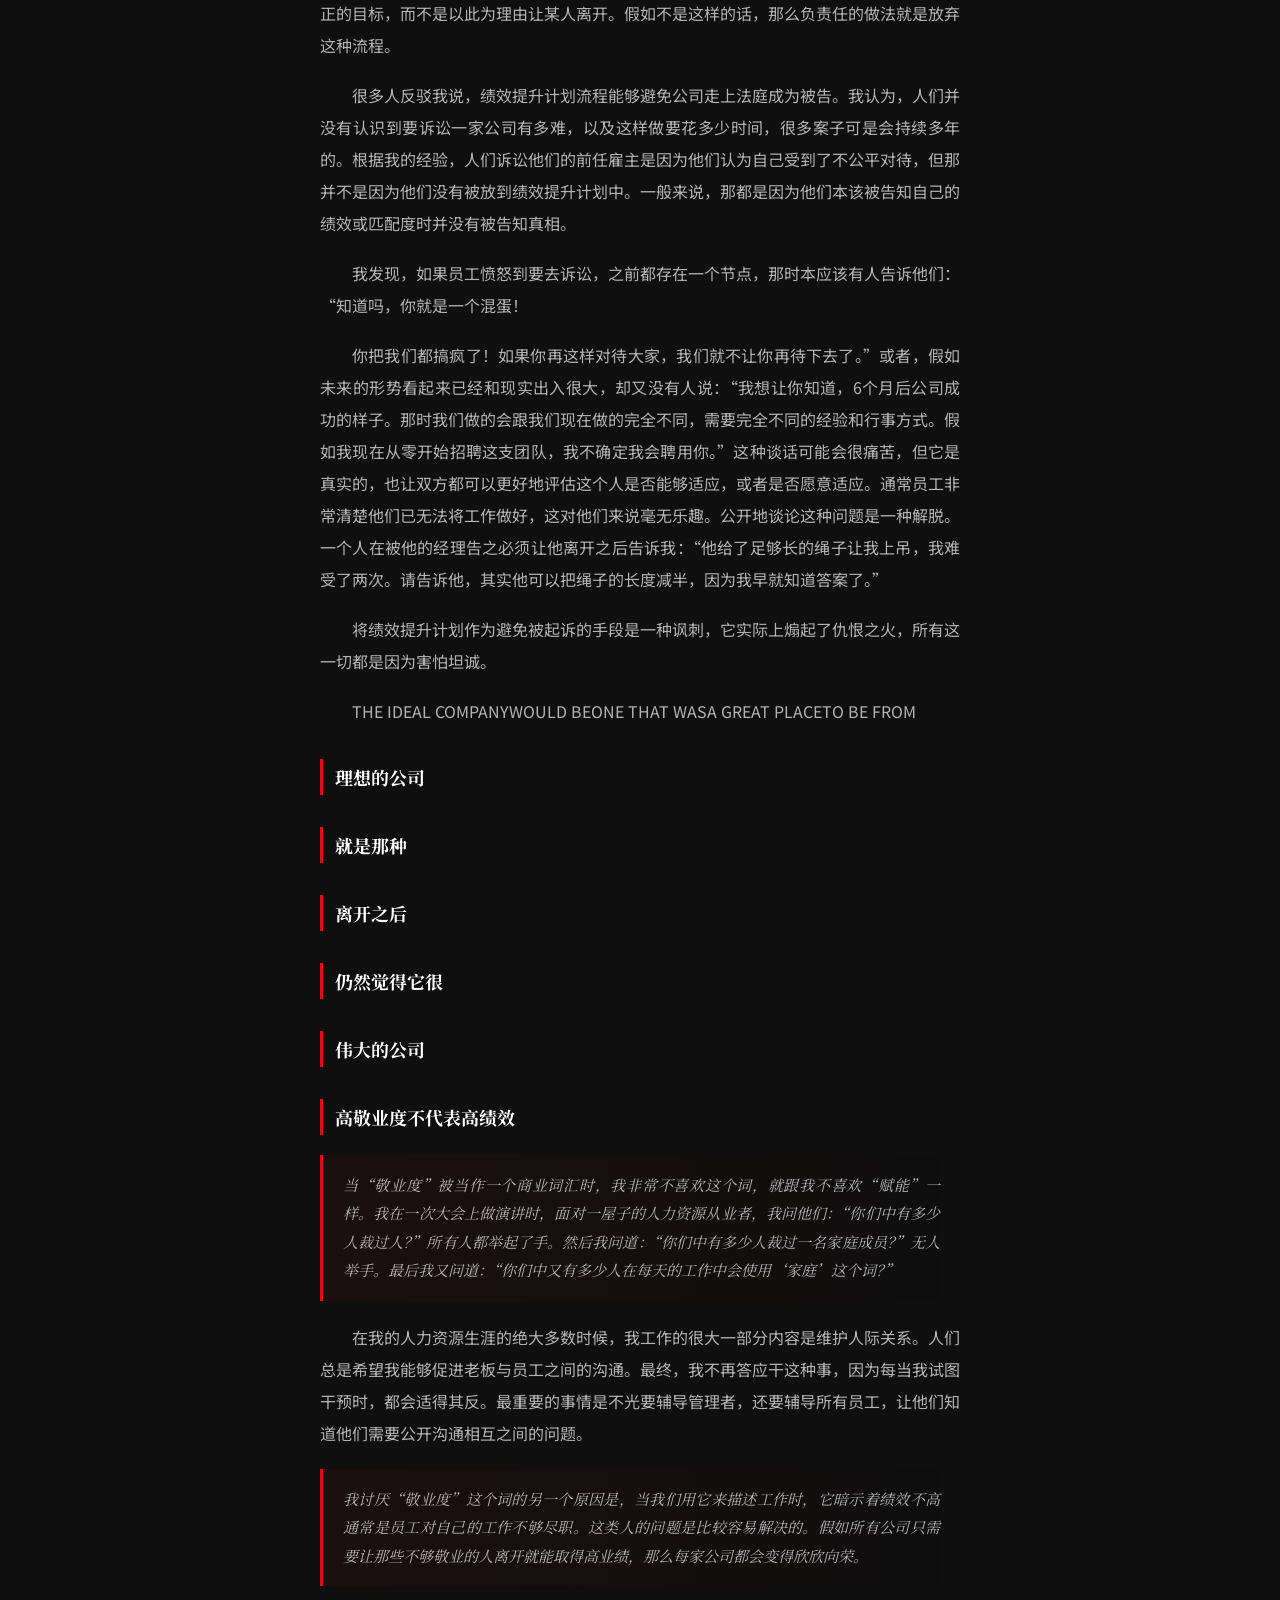
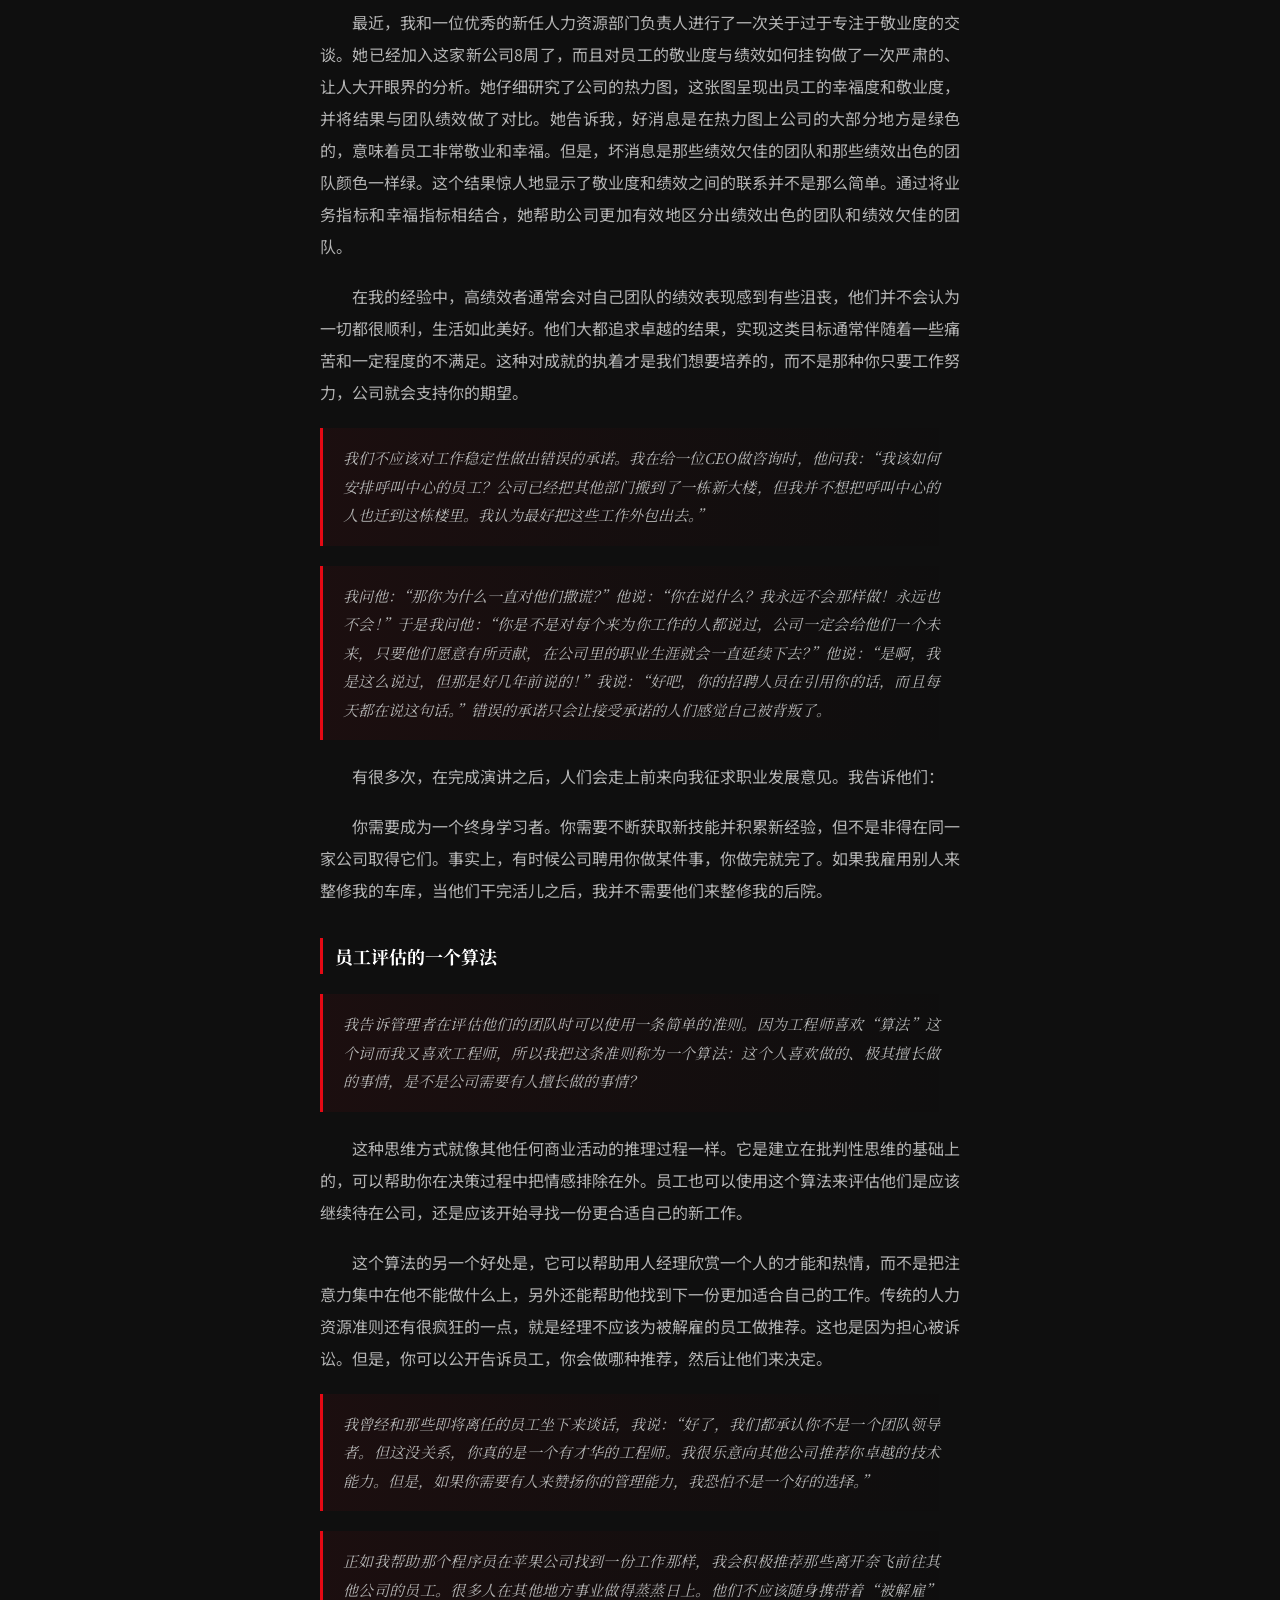
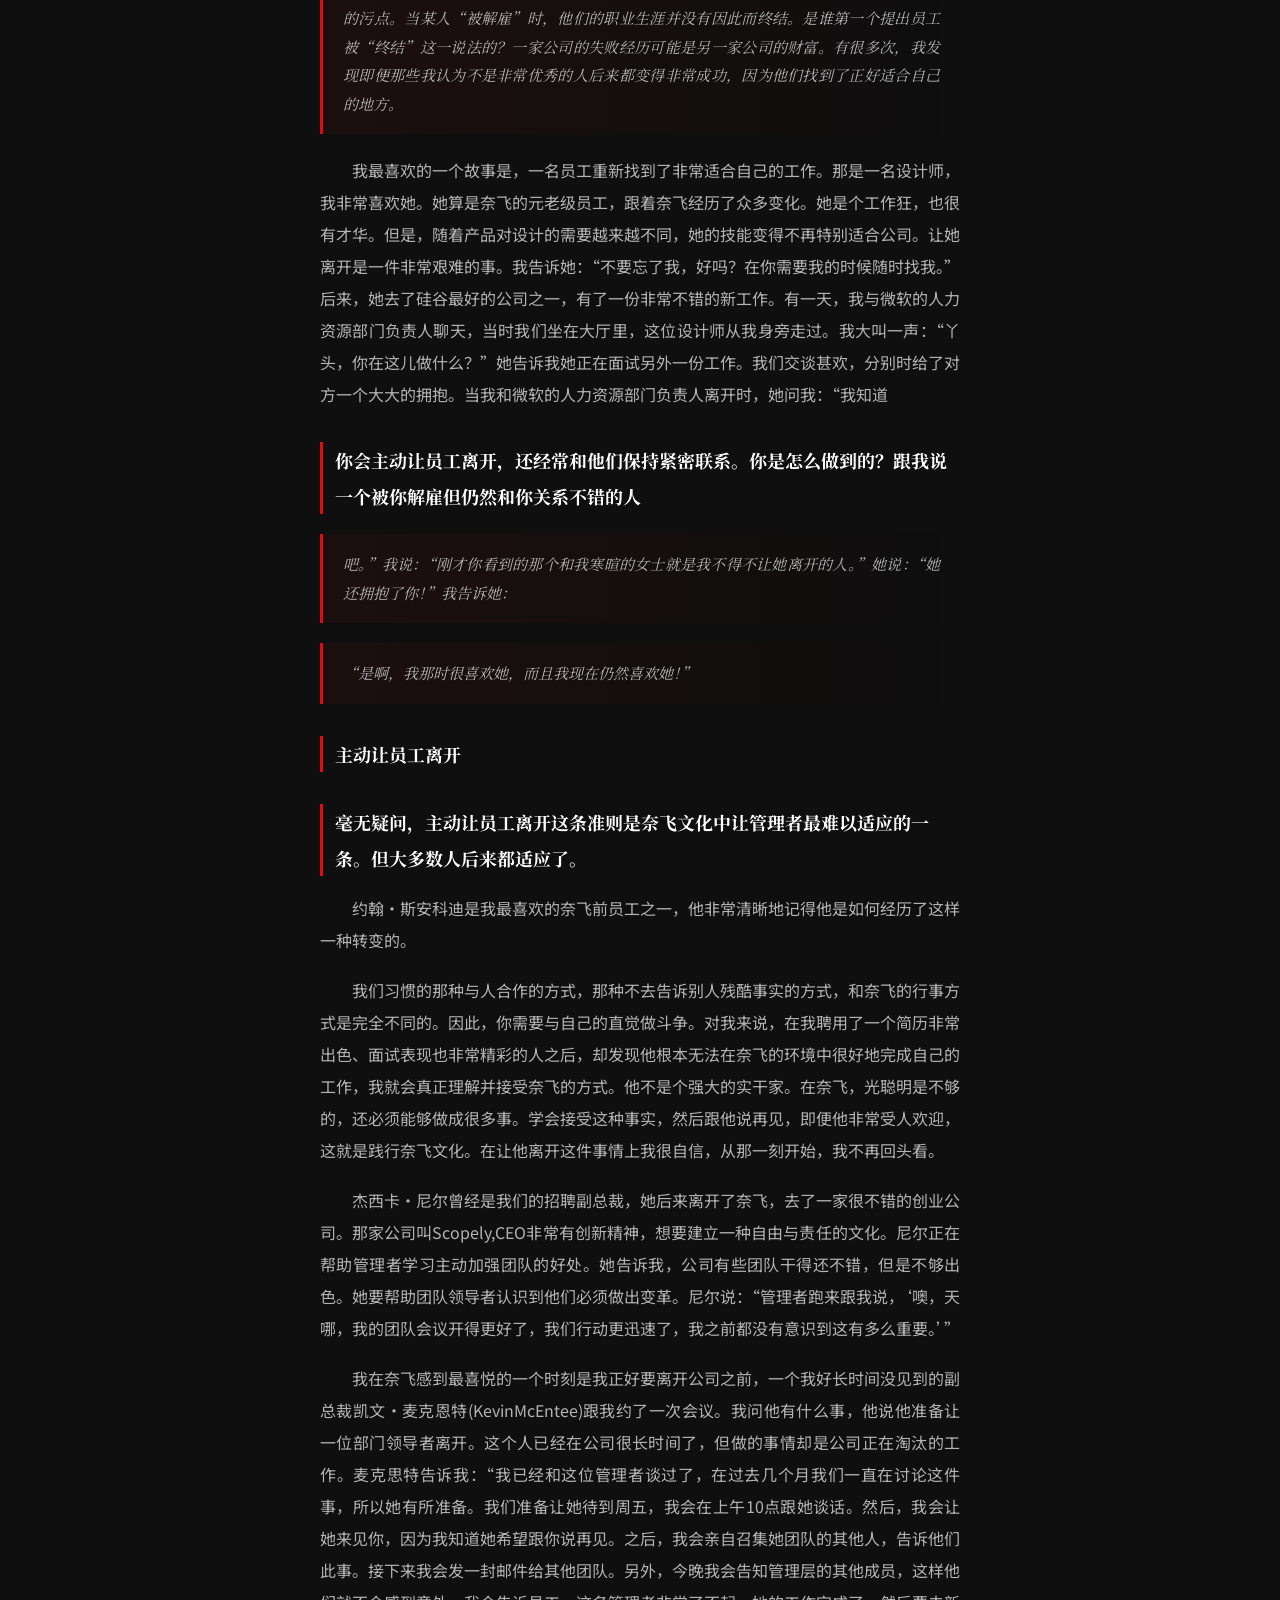
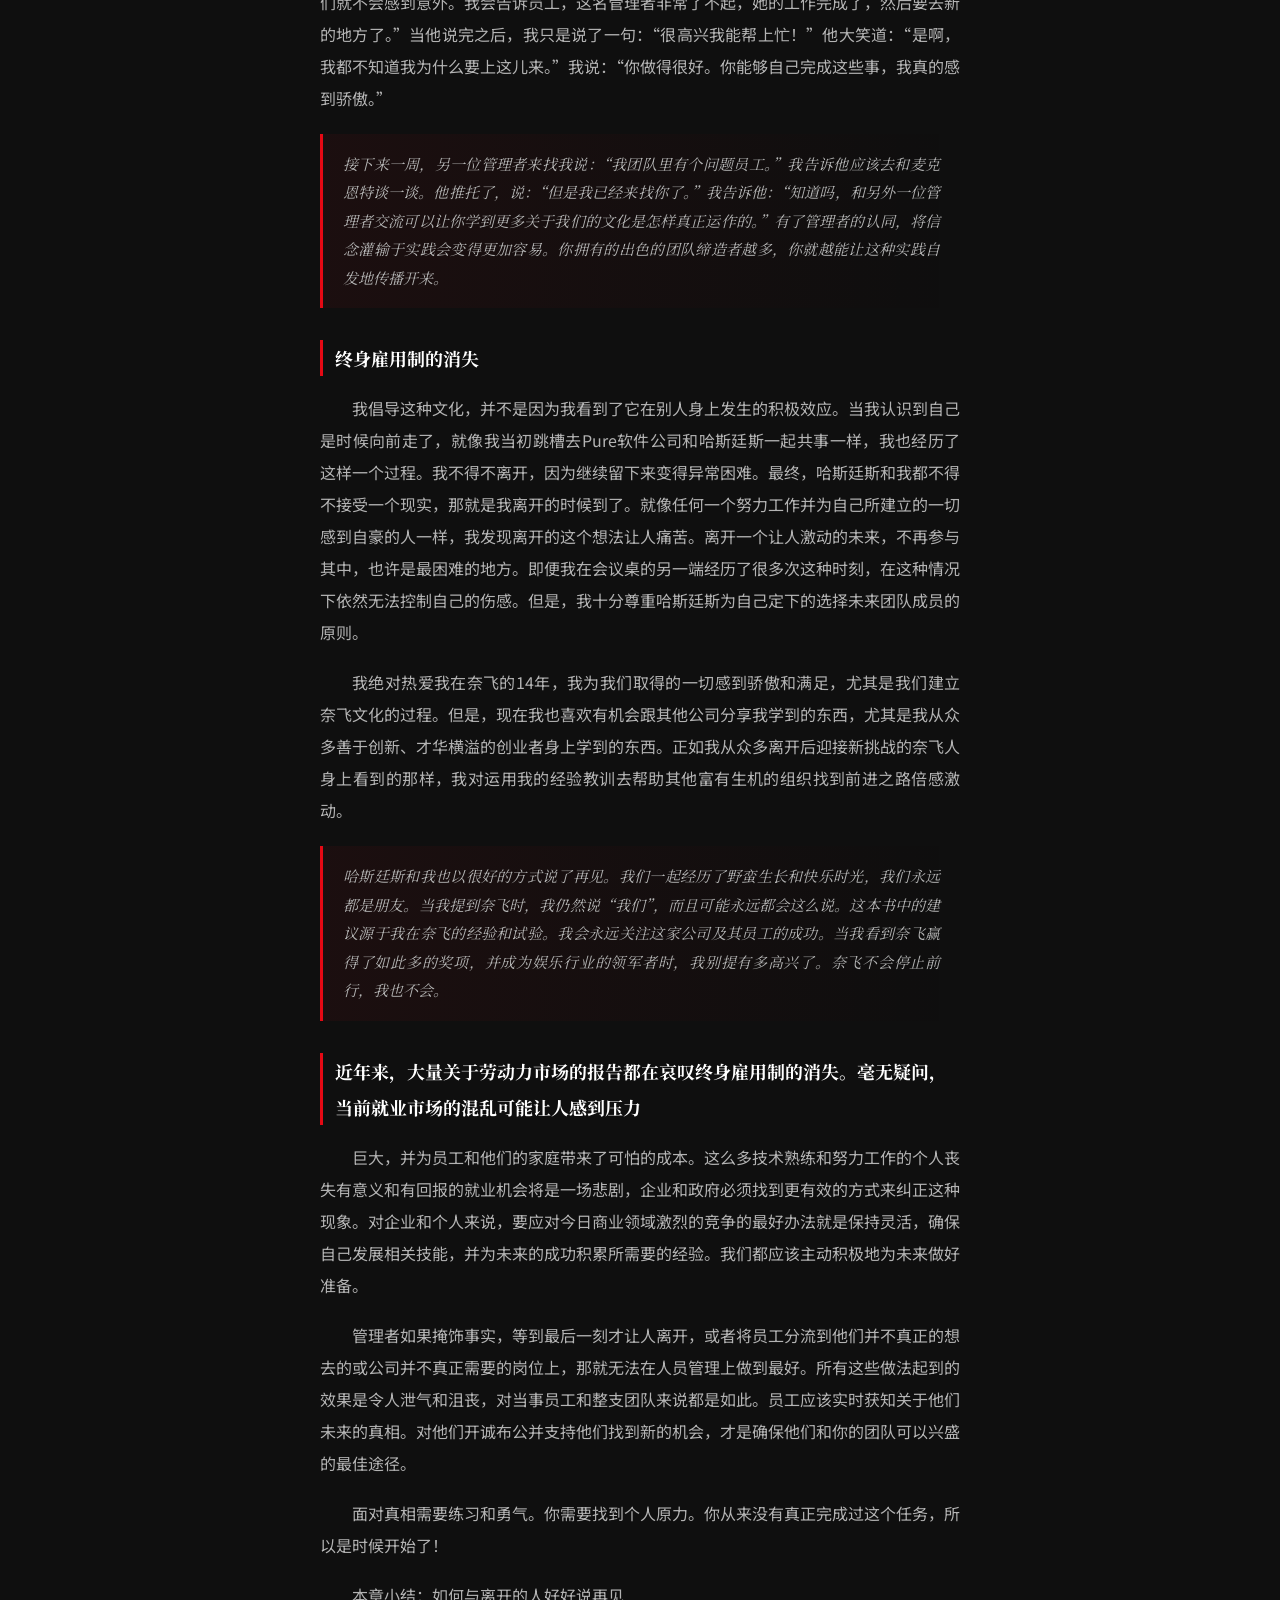
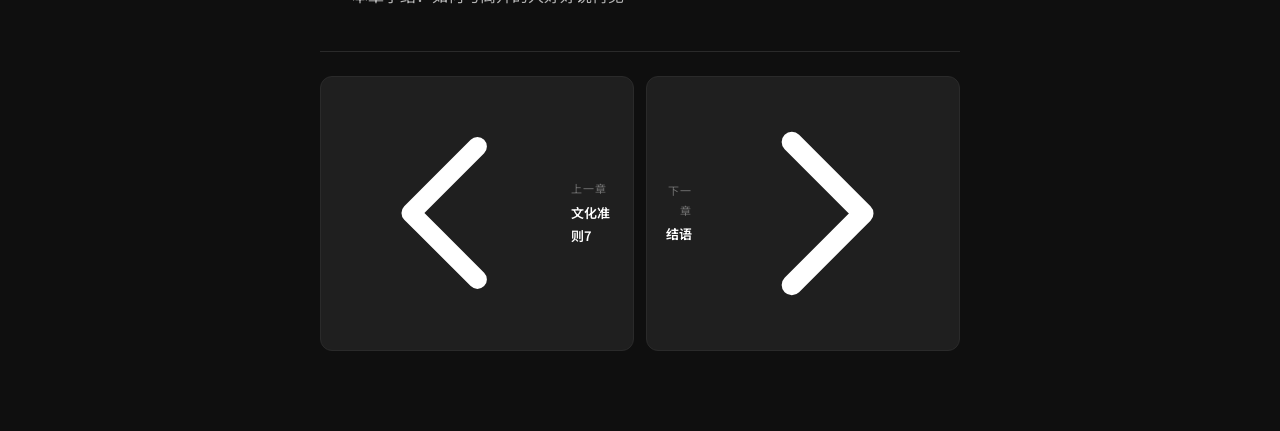
<file: netflix-culture/chapter-c8.html>
<!DOCTYPE html>
<html lang="zh-CN">
<head>
<meta charset="UTF-8">
<meta name="viewport" content="width=device-width, initial-scale=1.0, maximum-scale=1.0, user-scalable=no">
<title>文化准则8 - 奈飞文化手册</title>
<link rel="preconnect" href="https://fonts.googleapis.com">
<link rel="preconnect" href="https://fonts.gstatic.com" crossorigin>
<link href="https://fonts.googleapis.com/css2?family=Noto+Serif+SC:wght@400;600;700&family=Noto+Sans+SC:wght@300;400;500;700&display=swap" rel="stylesheet">
<link rel="stylesheet" href="style.css">
</head>
<body>
<header class="header">
  <div class="header-left">
    <a href="index.html" class="header-btn" aria-label="返回"><svg fill="none" stroke="currentColor" stroke-width="2" viewBox="0 0 24 24"><path stroke-linecap="round" stroke-linejoin="round" d="M15 19l-7-7 7-7"/></svg></a>
  </div>
  <div class="header-title">离开时要好好说再见</div>
  <div class="header-right">
    <button class="header-btn" onclick="toggleTOC()" aria-label="目录"><svg fill="none" stroke="currentColor" stroke-width="2" viewBox="0 0 24 24"><path stroke-linecap="round" stroke-linejoin="round" d="M4 6h16M4 12h16M4 18h16"/></svg></button>
    <button class="header-btn" onclick="toggleSettings()" aria-label="设置"><svg fill="none" stroke="currentColor" stroke-width="2" viewBox="0 0 24 24"><circle cx="12" cy="12" r="3"/><path stroke-linecap="round" stroke-linejoin="round" d="M19.4 15a1.65 1.65 0 0 0 .33 1.82l.06.06a2 2 0 0 1 0 2.83 2 2 0 0 1-2.83 0l-.06-.06a1.65 1.65 0 0 0-1.82-.33 1.65 1.65 0 0 0-1 1.51V21a2 2 0 0 1-2 2 2 2 0 0 1-2-2v-.09A1.65 1.65 0 0 0 9 19.4a1.65 1.65 0 0 0-1.82.33l-.06.06a2 2 0 0 1-2.83 0 2 2 0 0 1 0-2.83l.06-.06a1.65 1.65 0 0 0 .33-1.82 1.65 1.65 0 0 0-1.51-1H3a2 2 0 0 1-2-2 2 2 0 0 1 2-2h.09A1.65 1.65 0 0 0 4.6 9a1.65 1.65 0 0 0-.33-1.82l-.06-.06a2 2 0 0 1 0-2.83 2 2 0 0 1 2.83 0l.06.06a1.65 1.65 0 0 0 1.82.33H9a1.65 1.65 0 0 0 1-1.51V3a2 2 0 0 1 2-2 2 2 0 0 1 2 2v.09a1.65 1.65 0 0 0 1 1.51 1.65 1.65 0 0 0 1.82-.33l.06-.06a2 2 0 0 1 2.83 0 2 2 0 0 1 0 2.83l-.06.06a1.65 1.65 0 0 0-.33 1.82V9a1.65 1.65 0 0 0 1.51 1H21a2 2 0 0 1 2 2 2 2 0 0 1-2 2h-.09a1.65 1.65 0 0 0-1.51 1z"/></svg></button>
  </div>
</header>

<div class="progress-bar"><div class="progress-fill" id="progressFill"></div></div>

<main class="chapter-main" id="chapterMain">
  <div class="chapter-container">
    <div class="chapter-hero animate-in">
      <div class="chapter-label">文化准则8</div>
      <h1 class="chapter-title">离开时要好好说再见</h1>
      <div class="chapter-pages">P68-77</div>
    </div>
    
    <article class="article animate-in delay-1" id="article">
      <p>奈飞曾有一名工程总监，他的工作是提升搜索能力，这是公司的一项优先任务。当时，流媒体业务正在起飞，我们要帮助用户更容易地找到我们全部的优质内容。Facebook当时也处于同样的起飞阶段，于是这名总监开始争取奈飞与Facebook的合作，希望双方共同创造一项利润可观的业务。在一次公司会议上，他就这个主题做了一场富有激情的演讲。高管团队回应说，与Facebook合作不是我们的五大优先任务之一，提升搜索能力才是，这项任务非常重要，希望他能专注于此。但是，他一再争辩说我们应该和Facebook合作。最后，我决定跟他谈一谈。我告诉他：“我们都知道你对Facebook的看法，但是，你做的是搜索。也许你应该去Facebook工作，他们会马上聘用你。我们到时候会很想念你。你可以说我疯了，但是我们需要负责搜索业务的人真正投入到搜索中去。”他非常聪明，但我们不只是需要一个非常聪明的人，我们需要一个在这个岗位上能够真正愿意领导团队去完成工作的聪明人。最终，他离开奈飞去了一家初创公司。他的一名团队成员坐上了他的位置，并爱上了这份工作。</p>
<p>领导层清晰地与公司每一个人沟通公司的发展方向以及未来面临的挑战和机遇，这样做的一个好处就是可以更好地帮助员工评估他们的技能在多大程度上与未来匹配。员工也可以考虑这种未来是否是他们想要参与的。假如不是，他们就可以主动地去寻找新的工作机会。</p>
<p>还记得有一位工程师在我耳边喋喋不休地说，他认为管理层不理解奈飞的性质自创始以来已经发生了很大变化。但事实是，他对在大公司工作毫无兴趣。同时，他还停留在那些大胆的初创企业的温床之上。他是个聪明人，不久就开始四处寻找那些朝气蓬勃的初创公司，最后找到了一个工作机会，他十分喜爱那里的工作方式。</p>
<p>我们都应该做好准备，时不时地换一份工作，不论是在公司内部还是去一家新公司，目的就是以我们喜爱的方式工作，做那些让我们充满激情的事情。同时，假如我们的表现不够好，也应该有人告诉我们，要么快速纠正过来，要么去一家新公司。</p>
<h3>每10场比赛就做一次评估</h3>
<p>用球队做类比有助于员工管理，其中一个原因就是每个人都能够理解，假如教练不换掉那些无法创造最好成绩的选手的话，就会让球队中的其他人和球迷大失所望。能否赢得比赛是衡量球队成功与否的唯一指标，这也正是在表现一流的球队中，不光选手，就连教练也容易被更换的原因。</p>
<p>我不是一个超级球迷，但却是优秀的体育教练的超级粉丝。在我出来做咨询工作之后，有时候会受邀与那些指导职业球队的人同台演讲。有一次，我在蒙特利尔准备参加一场研讨会，地点是贝尔中心。那是世界上最大的冰球场馆，也是蒙特利尔加拿大人队的主场。我在等候区与另外一位准备一起上台演讲的人站在一起，他叫斯科特·博曼(ScottyBowman)，我之前从未听说过这个名字。他是北美职业冰球联盟的退休教练，曾经有非常显赫的职业生涯，在全美冰球联赛历史上取得过最多场次的胜利。他担任过几支不同球队的教练，包括加拿大人队、匹兹堡企鹅队和底特律红翼队。他带领这三支球队拿到过创纪录的9次斯坦利杯赛的胜利。</p>
<p>正当我们讨论高尔夫球和他的孙子时，博曼指着天花板说道：“你知道吗，帕蒂，我们都在冰层之下。”我基本上对冰球一无所知，但是我发现和他聊天很刺激。主持人首先介绍了我，我迎着礼貌的掌声走上台。在这个巨大的冰球馆里，三支巨大的聚光灯柱照在我身上，我的脸出现在一个超大屏幕上，这让人有点儿胆怯。然后，主持人介绍博曼。当他走上台时，观众完全陷入了疯狂之中。那一刻，他仿佛化身为冰球之王。在这个著名的冰球馆里，博曼带领球队获得了无数的胜利。主持人转向博曼，说道：“博曼先生，你担任过这么多著名选手的教练，获得了如此巨大的成功。你的秘密是什么？你平时如何给他们反馈意见？”博曼说：“我们一个赛季有80场比赛。每完成10场比赛，我就会和他们每一个人坐下来。我会带上他们所有的数据，包括询问其他人，也就是询问其他教练以及队员获得的反馈意见。球员们会带上自我评估报告。然后，我们会讨论在接下来的10场比赛中该怎么做。”</p>
<div class="quote"><p>主持人说道：“谢谢你，博曼先生！”然后转向我：“帕蒂，大家都知道你不喜欢年度绩效评估，但是我从没听到过你有什么其他建议。”我指着博曼回答道：“就是他刚才所说的！”</p></div>
<p>年度绩效评估存在的问题不光是太僵化，还在于它和薪酬决定联系得太严密。它也非常耗时，成本不菲，尽管投入了大量时间和资源，但通常甚至无法有效给予人们所需要的反馈和辅导。太多的管理者严重依赖一年一度的正式评估来告诉员工他们表现如何，并为他们设定绩效目标。作为一名管理者，如果你没有权力去废除年度评估，这没问题。但是，要开始像博曼描述的那样和你的员工进行频繁的一对一会谈。这种做法更有效率，也更人性化。当绩效问题显现时，你和员工处理得越及时，他们就越容易看到在哪些地方做得不够好并进行改正。通常，员工会在年度评估中因为好几个月以前的绩效问题而被指责，他们就会理所当然地告诉你，难道你不应该在几个月前告诉我吗？现在你要给我一个很差的绩效评估，连一次让我解决这个问题的机会都没有？</p>
<p>我也相信，根据团队队友和其他同事的印象来对员工进行绩效评估是非常有价值的，这可以让他们获得一个重要的视角。假如负面反馈来自于老板以外的其他人，我们就很难轻易地做出结论，认为老板就是带有偏见或者跟我们有私人恩怨。</p>
<h3>取消绩效评估流程</h3>
<p>现在来考虑这样一个问题，这是我向一家大公司的首席人才官了解他们的绩效评估流程时提出的。他们的高管团队希望我给出建议，让这项流程变得更加高效。我告诉人力资源部门负责人，我觉得他们公司不会与我合作，因为我很肯定他们不会喜欢我的建议。她一再坚持，我后来同意和他们的高管团队举行一小时电话会议。在其他人加入进来之前，IT部门负责人和我开始交谈。我问她：“你觉得公司里的绩效评估流程怎么样？”她说：“我太讨厌它了！我的团队人很多，我们现在正值评估流程期间。你知道为什么会要花三周才能举行这次电话会议？因为没人有时间做其他事情。我们现在所有人都在搞评估，手头的工作都停了。我们耗费的时间简直让人抓狂。”</p>
<div class="quote"><p>当所有人都上线的时候，我问了一个我最喜欢的关于评估流程的问题：“你们有任何证据证明，年度绩效评估流程给业务带来了价值吗？”和平时一样，他们并没有做任何分析来发现评估流程的价值。人力资源部门负责人最关心的是：</p></div>
<div class="quote"><p>“帕蒂，我们真正想知道的只是如何让它变得更加高效。”</p></div>
<p>如果你无法找到可靠数据来证明评估流程有助于实现一些重要业务指标，那么我强烈建议你去争取废除它。当我在那次电话会议中建议那位首席人才官废除这套系统时，她回应道：“那么，我们还应该做些什么呢？”这是一个好问题。很多优秀的公司，无论规模大小，都已经废除了传统的考核系统并实施了新的方案。埃森哲、德勤、通用电气以及其他很多公司都已经得出和奈飞一样的结论，即绩效评估流程存在缺陷，而且太过耗时。很多优秀的替代方案被开发了出来。当我在Pure软件公司工作时，我们换成了季度评估，效果远远好过年度评估，也许这是很好的第一步。有一位CEO在我建议他这么做之后告诉我：“但是，我发现年度评估中的信息非常有价值。”好吧，但假如这种信息来得更流畅，它不是更有价值吗？</p>
<p>我理解，对于很多公司而言，简单地摒弃这样一项复杂的流程是不现实的。那为什么不尝试在公司里一些不起眼的角落来摒弃它，然后看看会发生什么呢？或者，你也可以采取循序渐进的方式，这也是通用电气过渡它的绩效评估流程时采用的办法，它之前那套系统已经运行了数十年。通用电气进行项目试点，在系统里测试变革，覆盖了全球三万名员工，并听取他们的反馈意见。然后，公司施行了一个新的办法，运用移动应用程序来实现全年连续不断的实时反馈。</p>
<p>这就让我们来到了现有的绩效评估流程的另一个环节，我建议要么大力改进它，要么干脆废除它。</p>
<h3>废除绩效提升计划</h3>
<p>传统观点认为，如果公司考虑要和某位员工说再见，就应该把这位员工放到“绩效提升计划”(PerformanceImprovement Plan)中去。执行绩效提升计划的方式通常特别残酷，因为它完全是在证明某人能力不足。通常，问题甚至并不在于一名员工不是高绩效者，或者没有潜力在其他公司的其他岗位上成为高绩效者。通常，他们的工作方式、他们的努力或他们与同事及老板交流的方式并没有什么不对的。他们非常优秀，只是在工作发生进化时已不再适合这份工作，或者他们在你要求完成的下一份工作上不再拥有高绩效。仅仅因为员工没有你所需要的技能，就把他们放到绩效提升计划中去是毫无道理的。</p>
<p>当公司招进来一位员工，他们后来却无法胜任工作，这里的问题出在招聘流程而不在于员工个人。你只是聘用了一个错误的人选。这不是他们的错误！因此，你不应该让他们有这样的感觉。如果我们以这种方式去思考谁应该离开，就可以和员工进行更坦诚的对话，而不是中伤他们。无需把他们归结为失败者，只需要指出他们不是非常匹配公司的需求即可。</p>
<p>这不是针对他们个人，也无关失败。这是将技能和专有知识与团队目标结合起来。这也不是说员工不会感到失望、难过、不快或沮丧。和很多人一样，我也在很多次说再见的时候难过得落泪。但是，最终人们会理解，也会感激你没有对他们撒谎。</p>
<p>在我的人力资源职业生涯中，我在绩效提升计划上面花了大量的时间。我确实认为它们有可能会有用，有时候这种感觉还很强烈。但是，当我开始与奈飞的编程团队一起紧密合作时，我开始认识到，有时候员工迅速离开，并去到一个新岗位，而不是一直试图提升自己的绩效，是符合每个人的利益的。我看到有些团队一次又一次地推迟成果交付，意识到这并不是因为他们工作不够卖力——他们已经够辛苦了。他们只是不知道自己在做什么！是的，有时候管理者和其他同事可以去指导他们。不过，有效找到现在能做这份工作的人才是至关重要的。那些拖沓的、帮助员工提升绩效的努力，通常不过是妨碍了他们去其他公司取得真正的进步。</p>
<p>奈飞的某支团队聘用了一位员工，人人都喜欢他。但在面试完他之后，我非常确信我们应该继续寻找一位更合格的人选。但是这支团队的成员们说：“不行！我们可以教他，我们会让他上手。”我说：“也许吧，但是，你们要让他对现在需要做的工作上手，而不是对6个月之后的工作上手。”但他们一再坚持。6个月之后，这个可怜的家伙更加落后于进度了，他的团队伙伴们变得完全沮丧起来，还要疯狂地弥补他所带来的短板。这个时候，我给苹果公司人力资源部的一个人打了一个电话，推荐了这个员工。他在离开之前就得到了一份非常不错的工作。在离开公司前的最后一天，他来到我的办公室，给我送了一大束花。</p>
<p>当然，在很多公司，绩效提升计划流程可以用来帮助员工真正地提升绩效。这绝对应该成为该流程唯一的目标。如果有一种明确的方式可以在一段合理的时间内帮助一个人掌握一项或多项技能，我认为这太好了，就应该这么干。这些技能可能不是非常细节的工作需求，比如学会一个新程序或更加熟练地做演示。它们可能是更加定性的“软”技能，比如成为一个更好的团队成员，或学会更好地管理员工。我就看到有很多员工的人际能力大幅提高。关键在于，要以现实的眼光来看待重大提升在多大程度上有可能实现。同时，确保提升才是真正的目标，而不是以此为理由让某人离开。假如不是这样的话，那么负责任的做法就是放弃这种流程。</p>
<p>很多人反驳我说，绩效提升计划流程能够避免公司走上法庭成为被告。我认为，人们并没有认识到要诉讼一家公司有多难，以及这样做要花多少时间，很多案子可是会持续多年的。根据我的经验，人们诉讼他们的前任雇主是因为他们认为自己受到了不公平对待，但那并不是因为他们没有被放到绩效提升计划中。一般来说，那都是因为他们本该被告知自己的绩效或匹配度时并没有被告知真相。</p>
<p>我发现，如果员工愤怒到要去诉讼，之前都存在一个节点，那时本应该有人告诉他们：“知道吗，你就是一个混蛋！</p>
<p>你把我们都搞疯了！如果你再这样对待大家，我们就不让你再待下去了。”或者，假如未来的形势看起来已经和现实出入很大，却又没有人说：“我想让你知道，6个月后公司成功的样子。那时我们做的会跟我们现在做的完全不同，需要完全不同的经验和行事方式。假如我现在从零开始招聘这支团队，我不确定我会聘用你。”这种谈话可能会很痛苦，但它是真实的，也让双方都可以更好地评估这个人是否能够适应，或者是否愿意适应。通常员工非常清楚他们已无法将工作做好，这对他们来说毫无乐趣。公开地谈论这种问题是一种解脱。一个人在被他的经理告之必须让他离开之后告诉我：“他给了足够长的绳子让我上吊，我难受了两次。请告诉他，其实他可以把绳子的长度减半，因为我早就知道答案了。”</p>
<p>将绩效提升计划作为避免被起诉的手段是一种讽刺，它实际上煽起了仇恨之火，所有这一切都是因为害怕坦诚。</p>
<p>THE IDEAL COMPANYWOULD BEONE THAT WASA GREAT PLACETO BE FROM</p>
<h3>理想的公司</h3>
<h3>就是那种</h3>
<h3>离开之后</h3>
<h3>仍然觉得它很</h3>
<h3>伟大的公司</h3>
<h3>高敬业度不代表高绩效</h3>
<div class="quote"><p>当“敬业度”被当作一个商业词汇时，我非常不喜欢这个词，就跟我不喜欢“赋能”一样。我在一次大会上做演讲时，面对一屋子的人力资源从业者，我问他们：“你们中有多少人裁过人？”所有人都举起了手。然后我问道：“你们中有多少人裁过一名家庭成员？”无人举手。最后我又问道：“你们中又有多少人在每天的工作中会使用‘家庭’这个词？”</p></div>
<p>在我的人力资源生涯的绝大多数时候，我工作的很大一部分内容是维护人际关系。人们总是希望我能够促进老板与员工之间的沟通。最终，我不再答应干这种事，因为每当我试图干预时，都会适得其反。最重要的事情是不光要辅导管理者，还要辅导所有员工，让他们知道他们需要公开沟通相互之间的问题。</p>
<div class="quote"><p>我讨厌“敬业度”这个词的另一个原因是，当我们用它来描述工作时，它暗示着绩效不高通常是员工对自己的工作不够尽职。这类人的问题是比较容易解决的。假如所有公司只需要让那些不够敬业的人离开就能取得高业绩，那么每家公司都会变得欣欣向荣。</p></div>
<p>最近，我和一位优秀的新任人力资源部门负责人进行了一次关于过于专注于敬业度的交谈。她已经加入这家新公司8周了，而且对员工的敬业度与绩效如何挂钩做了一次严肃的、让人大开眼界的分析。她仔细研究了公司的热力图，这张图呈现出员工的幸福度和敬业度，并将结果与团队绩效做了对比。她告诉我，好消息是在热力图上公司的大部分地方是绿色的，意味着员工非常敬业和幸福。但是，坏消息是那些绩效欠佳的团队和那些绩效出色的团队颜色一样绿。这个结果惊人地显示了敬业度和绩效之间的联系并不是那么简单。通过将业务指标和幸福指标相结合，她帮助公司更加有效地区分出绩效出色的团队和绩效欠佳的团队。</p>
<p>在我的经验中，高绩效者通常会对自己团队的绩效表现感到有些沮丧，他们并不会认为一切都很顺利，生活如此美好。他们大都追求卓越的结果，实现这类目标通常伴随着一些痛苦和一定程度的不满足。这种对成就的执着才是我们想要培养的，而不是那种你只要工作努力，公司就会支持你的期望。</p>
<div class="quote"><p>我们不应该对工作稳定性做出错误的承诺。我在给一位CEO做咨询时，他问我：“我该如何安排呼叫中心的员工？公司已经把其他部门搬到了一栋新大楼，但我并不想把呼叫中心的人也迁到这栋楼里。我认为最好把这些工作外包出去。”</p></div>
<div class="quote"><p>我问他：“那你为什么一直对他们撒谎？”他说：“你在说什么？我永远不会那样做！永远也不会！”于是我问他：“你是不是对每个来为你工作的人都说过，公司一定会给他们一个未来，只要他们愿意有所贡献，在公司里的职业生涯就会一直延续下去？”他说：“是啊，我是这么说过，但那是好几年前说的！”我说：“好吧，你的招聘人员在引用你的话，而且每天都在说这句话。”错误的承诺只会让接受承诺的人们感觉自己被背叛了。</p></div>
<p>有很多次，在完成演讲之后，人们会走上前来向我征求职业发展意见。我告诉他们：</p>
<p>你需要成为一个终身学习者。你需要不断获取新技能并积累新经验，但不是非得在同一家公司取得它们。事实上，有时候公司聘用你做某件事，你做完就完了。如果我雇用别人来整修我的车库，当他们干完活儿之后，我并不需要他们来整修我的后院。</p>
<h3>员工评估的一个算法</h3>
<div class="quote"><p>我告诉管理者在评估他们的团队时可以使用一条简单的准则。因为工程师喜欢“算法”这个词而我又喜欢工程师，所以我把这条准则称为一个算法：这个人喜欢做的、极其擅长做的事情，是不是公司需要有人擅长做的事情？</p></div>
<p>这种思维方式就像其他任何商业活动的推理过程一样。它是建立在批判性思维的基础上的，可以帮助你在决策过程中把情感排除在外。员工也可以使用这个算法来评估他们是应该继续待在公司，还是应该开始寻找一份更合适自己的新工作。</p>
<p>这个算法的另一个好处是，它可以帮助用人经理欣赏一个人的才能和热情，而不是把注意力集中在他不能做什么上，另外还能帮助他找到下一份更加适合自己的工作。传统的人力资源准则还有很疯狂的一点，就是经理不应该为被解雇的员工做推荐。这也是因为担心被诉讼。但是，你可以公开告诉员工，你会做哪种推荐，然后让他们来决定。</p>
<div class="quote"><p>我曾经和那些即将离任的员工坐下来谈话，我说：“好了，我们都承认你不是一个团队领导者。但这没关系，你真的是一个有才华的工程师。我很乐意向其他公司推荐你卓越的技术能力。但是，如果你需要有人来赞扬你的管理能力，我恐怕不是一个好的选择。”</p></div>
<div class="quote"><p>正如我帮助那个程序员在苹果公司找到一份工作那样，我会积极推荐那些离开奈飞前往其他公司的员工。很多人在其他地方事业做得蒸蒸日上。他们不应该随身携带着“被解雇”的污点。当某人“被解雇”时，他们的职业生涯并没有因此而终结。是谁第一个提出员工被“终结”这一说法的？一家公司的失败经历可能是另一家公司的财富。有很多次，我发现即便那些我认为不是非常优秀的人后来都变得非常成功，因为他们找到了正好适合自己的地方。</p></div>
<p>我最喜欢的一个故事是，一名员工重新找到了非常适合自己的工作。那是一名设计师，我非常喜欢她。她算是奈飞的元老级员工，跟着奈飞经历了众多变化。她是个工作狂，也很有才华。但是，随着产品对设计的需要越来越不同，她的技能变得不再特别适合公司。让她离开是一件非常艰难的事。我告诉她：“不要忘了我，好吗？在你需要我的时候随时找我。”后来，她去了硅谷最好的公司之一，有了一份非常不错的新工作。有一天，我与微软的人力资源部门负责人聊天，当时我们坐在大厅里，这位设计师从我身旁走过。我大叫一声：“丫头，你在这儿做什么？”她告诉我她正在面试另外一份工作。我们交谈甚欢，分别时给了对方一个大大的拥抱。当我和微软的人力资源部门负责人离开时，她问我：“我知道</p>
<h3>你会主动让员工离开，还经常和他们保持紧密联系。你是怎么做到的？跟我说一个被你解雇但仍然和你关系不错的人</h3>
<div class="quote"><p>吧。”我说：“刚才你看到的那个和我寒暄的女士就是我不得不让她离开的人。”她说：“她还拥抱了你！”我告诉她：</p></div>
<div class="quote"><p>“是啊，我那时很喜欢她，而且我现在仍然喜欢她！”</p></div>
<h3>主动让员工离开</h3>
<h3>毫无疑问，主动让员工离开这条准则是奈飞文化中让管理者最难以适应的一条。但大多数人后来都适应了。</h3>
<p>约翰·斯安科迪是我最喜欢的奈飞前员工之一，他非常清晰地记得他是如何经历了这样一种转变的。</p>
<p>我们习惯的那种与人合作的方式，那种不去告诉别人残酷事实的方式，和奈飞的行事方式是完全不同的。因此，你需要与自己的直觉做斗争。对我来说，在我聘用了一个简历非常出色、面试表现也非常精彩的人之后，却发现他根本无法在奈飞的环境中很好地完成自己的工作，我就会真正理解并接受奈飞的方式。他不是个强大的实干家。在奈飞，光聪明是不够的，还必须能够做成很多事。学会接受这种事实，然后跟他说再见，即便他非常受人欢迎，这就是践行奈飞文化。在让他离开这件事情上我很自信，从那一刻开始，我不再回头看。</p>
<p>杰西卡·尼尔曾经是我们的招聘副总裁，她后来离开了奈飞，去了一家很不错的创业公司。那家公司叫Scopely,CEO非常有创新精神，想要建立一种自由与责任的文化。尼尔正在帮助管理者学习主动加强团队的好处。她告诉我，公司有些团队干得还不错，但是不够出色。她要帮助团队领导者认识到他们必须做出变革。尼尔说：“管理者跑来跟我说，‘噢，天哪，我的团队会议开得更好了，我们行动更迅速了，我之前都没有意识到这有多么重要。’”</p>
<p>我在奈飞感到最喜悦的一个时刻是我正好要离开公司之前，一个我好长时间没见到的副总裁凯文·麦克恩特(KevinMcEntee)跟我约了一次会议。我问他有什么事，他说他准备让一位部门领导者离开。这个人已经在公司很长时间了，但做的事情却是公司正在淘汰的工作。麦克思特告诉我：“我已经和这位管理者谈过了，在过去几个月我们一直在讨论这件事，所以她有所准备。我们准备让她待到周五，我会在上午10点跟她谈话。然后，我会让她来见你，因为我知道她希望跟你说再见。之后，我会亲自召集她团队的其他人，告诉他们此事。接下来我会发一封邮件给其他团队。另外，今晚我会告知管理层的其他成员，这样他们就不会感到意外。我会告诉员工，这名管理者非常了不起，她的工作完成了，然后要去新的地方了。”当他说完之后，我只是说了一句：“很高兴我能帮上忙！”他大笑道：“是啊，我都不知道我为什么要上这儿来。”我说：“你做得很好。你能够自己完成这些事，我真的感到骄傲。”</p>
<div class="quote"><p>接下来一周，另一位管理者来找我说：“我团队里有个问题员工。”我告诉他应该去和麦克恩特谈一谈。他推托了，说：“但是我已经来找你了。”我告诉他：“知道吗，和另外一位管理者交流可以让你学到更多关于我们的文化是怎样真正运作的。”有了管理者的认同，将信念灌输于实践会变得更加容易。你拥有的出色的团队缔造者越多，你就越能让这种实践自发地传播开来。</p></div>
<h3>终身雇用制的消失</h3>
<p>我倡导这种文化，并不是因为我看到了它在别人身上发生的积极效应。当我认识到自己是时候向前走了，就像我当初跳槽去Pure软件公司和哈斯廷斯一起共事一样，我也经历了这样一个过程。我不得不离开，因为继续留下来变得异常困难。最终，哈斯廷斯和我都不得不接受一个现实，那就是我离开的时候到了。就像任何一个努力工作并为自己所建立的一切感到自豪的人一样，我发现离开的这个想法让人痛苦。离开一个让人激动的未来，不再参与其中，也许是最困难的地方。即便我在会议桌的另一端经历了很多次这种时刻，在这种情况下依然无法控制自己的伤感。但是，我十分尊重哈斯廷斯为自己定下的选择未来团队成员的原则。</p>
<p>我绝对热爱我在奈飞的14年，我为我们取得的一切感到骄傲和满足，尤其是我们建立奈飞文化的过程。但是，现在我也喜欢有机会跟其他公司分享我学到的东西，尤其是我从众多善于创新、才华横溢的创业者身上学到的东西。正如我从众多离开后迎接新挑战的奈飞人身上看到的那样，我对运用我的经验教训去帮助其他富有生机的组织找到前进之路倍感激动。</p>
<div class="quote"><p>哈斯廷斯和我也以很好的方式说了再见。我们一起经历了野蛮生长和快乐时光，我们永远都是朋友。当我提到奈飞时，我仍然说“我们”，而且可能永远都会这么说。这本书中的建议源于我在奈飞的经验和试验。我会永远关注这家公司及其员工的成功。当我看到奈飞赢得了如此多的奖项，并成为娱乐行业的领军者时，我别提有多高兴了。奈飞不会停止前行，我也不会。</p></div>
<h3>近年来，大量关于劳动力市场的报告都在哀叹终身雇用制的消失。毫无疑问，当前就业市场的混乱可能让人感到压力</h3>
<p>巨大，并为员工和他们的家庭带来了可怕的成本。这么多技术熟练和努力工作的个人丧失有意义和有回报的就业机会将是一场悲剧，企业和政府必须找到更有效的方式来纠正这种现象。对企业和个人来说，要应对今日商业领域激烈的竞争的最好办法就是保持灵活，确保自己发展相关技能，并为未来的成功积累所需要的经验。我们都应该主动积极地为未来做好准备。</p>
<p>管理者如果掩饰事实，等到最后一刻才让人离开，或者将员工分流到他们并不真正的想去的或公司并不真正需要的岗位上，那就无法在人员管理上做到最好。所有这些做法起到的效果是令人泄气和沮丧，对当事员工和整支团队来说都是如此。员工应该实时获知关于他们未来的真相。对他们开诚布公并支持他们找到新的机会，才是确保他们和你的团队可以兴盛的最佳途径。</p>
<p>面对真相需要练习和勇气。你需要找到个人原力。你从来没有真正完成过这个任务，所以是时候开始了！</p>
<p>本章小结：如何与离开的人好好说再见</p>
    </article>
    
    <div class="chapter-nav">
      <a href="chapter-c7.html" class="chapter-nav-btn">
          <svg fill="none" stroke="currentColor" stroke-width="2" viewBox="0 0 24 24"><path stroke-linecap="round" stroke-linejoin="round" d="M15 19l-7-7 7-7"/></svg>
          <div>
            <div class="chapter-nav-label">上一章</div>
            <div class="chapter-nav-title">文化准则7</div>
          </div>
        </a>
      <a href="chapter-epilogue.html" class="chapter-nav-btn next">
          <div>
            <div class="chapter-nav-label">下一章</div>
            <div class="chapter-nav-title">结语</div>
          </div>
          <svg fill="none" stroke="currentColor" stroke-width="2" viewBox="0 0 24 24"><path stroke-linecap="round" stroke-linejoin="round" d="M9 5l7 7-7 7"/></svg>
        </a>
    </div>
  </div>
</main>

<div class="settings-overlay" id="tocOverlay" onclick="toggleTOC()"></div>
<aside class="toc-drawer" id="tocDrawer">
  <div class="toc-drawer-header">
    <div class="toc-drawer-title">目录</div>
    <button class="toc-drawer-close" onclick="toggleTOC()"><svg fill="none" stroke="currentColor" stroke-width="2" viewBox="0 0 24 24"><path stroke-linecap="round" stroke-linejoin="round" d="M6 18L18 6M6 6l12 12"/></svg></button>
  </div>
  <div class="toc-drawer-list">
    <a href="index.html" class="toc-drawer-item">
      <div class="toc-drawer-item-title">封面</div>
      <div class="toc-drawer-item-sub">奈飞文化手册</div>
    </a>
    <a href="chapter-preface.html" class="toc-drawer-item">
          <div class="toc-drawer-item-title">推荐序</div>
          <div class="toc-drawer-item-sub">毛大庆 / 龚宇</div>
        </a><a href="chapter-intro.html" class="toc-drawer-item">
          <div class="toc-drawer-item-title">前言</div>
          <div class="toc-drawer-item-sub">自由与责任，奈飞文化的核心</div>
        </a><a href="chapter-c1.html" class="toc-drawer-item">
          <div class="toc-drawer-item-title">文化准则1</div>
          <div class="toc-drawer-item-sub">我们只招成年人</div>
        </a><a href="chapter-c2.html" class="toc-drawer-item">
          <div class="toc-drawer-item-title">文化准则2</div>
          <div class="toc-drawer-item-sub">要让每个人都理解公司业务</div>
        </a><a href="chapter-c3.html" class="toc-drawer-item">
          <div class="toc-drawer-item-title">文化准则3</div>
          <div class="toc-drawer-item-sub">绝对坦诚，才能获得真正高效的反馈</div>
        </a><a href="chapter-c4.html" class="toc-drawer-item">
          <div class="toc-drawer-item-title">文化准则4</div>
          <div class="toc-drawer-item-sub">只有事实才能捍卫观点</div>
        </a><a href="chapter-c5.html" class="toc-drawer-item">
          <div class="toc-drawer-item-title">文化准则5</div>
          <div class="toc-drawer-item-sub">现在就开始组建你未来需要的团队</div>
        </a><a href="chapter-c6.html" class="toc-drawer-item">
          <div class="toc-drawer-item-title">文化准则6</div>
          <div class="toc-drawer-item-sub">员工与岗位的关系，不是匹配而是高度匹配</div>
        </a><a href="chapter-c7.html" class="toc-drawer-item">
          <div class="toc-drawer-item-title">文化准则7</div>
          <div class="toc-drawer-item-sub">按照员工带来的价值付薪</div>
        </a><a href="chapter-c8.html" class="toc-drawer-item active">
          <div class="toc-drawer-item-title">文化准则8</div>
          <div class="toc-drawer-item-sub">离开时要好好说再见</div>
        </a><a href="chapter-epilogue.html" class="toc-drawer-item">
          <div class="toc-drawer-item-title">结语</div>
          <div class="toc-drawer-item-sub">文化即战略，创造你自己的管理新算法</div>
        </a>
  </div>
</aside>

<div class="settings-overlay" id="settingsOverlay" onclick="toggleSettings()"></div>
<div class="settings-panel" id="settingsPanel">
  <button class="settings-close" onclick="toggleSettings()"><svg fill="none" stroke="currentColor" stroke-width="2" viewBox="0 0 24 24"><path stroke-linecap="round" stroke-linejoin="round" d="M6 18L18 6M6 6l12 12"/></svg></button>
  <div class="settings-title">阅读设置</div>
  <div class="settings-row">
    <span class="settings-label">字体大小</span>
    <div class="settings-options">
      <button class="settings-opt" onclick="setFontSize(14)">小</button>
      <button class="settings-opt active" onclick="setFontSize(16)">中</button>
      <button class="settings-opt" onclick="setFontSize(18)">大</button>
    </div>
  </div>
  <div class="settings-row">
    <span class="settings-label">行间距</span>
    <div class="settings-options">
      <button class="settings-opt" onclick="setLineHeight(1.6)">紧凑</button>
      <button class="settings-opt active" onclick="setLineHeight(2)">标准</button>
      <button class="settings-opt" onclick="setLineHeight(2.4)">宽松</button>
    </div>
  </div>
</div>

<nav class="bottom-bar">
  <button class="bottom-btn" onclick="location.href='index.html'"><svg fill="none" stroke="currentColor" stroke-width="2" viewBox="0 0 24 24"><path stroke-linecap="round" stroke-linejoin="round" d="M3 12l2-2m0 0l7-7 7 7M5 10v10a1 1 0 001 1h3m10-11l2 2m-2-2v10a1 1 0 01-1 1h-3m-6 0a1 1 0 001-1v-4a1 1 0 011-1h2a1 1 0 011 1v4a1 1 0 001 1m-6 0h6"/></svg><span>目录</span></button>
  <button class="bottom-btn" onclick="toggleTOC()"><svg fill="none" stroke="currentColor" stroke-width="2" viewBox="0 0 24 24"><path stroke-linecap="round" stroke-linejoin="round" d="M4 6h16M4 12h16M4 18h16"/></svg><span>章节</span></button>
  <button class="bottom-btn" onclick="toggleSettings()"><svg fill="none" stroke="currentColor" stroke-width="2" viewBox="0 0 24 24"><path stroke-linecap="round" stroke-linejoin="round" d="M4 6h16M4 12h8m-8 6h16"/></svg><span>设置</span></button>
  <button class="bottom-btn" onclick="sharePage()"><svg fill="none" stroke="currentColor" stroke-width="2" viewBox="0 0 24 24"><path stroke-linecap="round" stroke-linejoin="round" d="M8.684 13.342C8.886 12.938 9 12.482 9 12c0-.482-.114-.938-.316-1.342m0 2.684a3 3 0 110-2.684m0 2.684l6.632 3.316m-6.632-6l6.632-3.316m0 0a3 3 0 105.367-2.684 3 3 0 00-5.367 2.684zm0 9.316a3 3 0 105.368 2.684 3 3 0 00-5.368-2.684z"/></svg><span>分享</span></button>
</nav>

<script>
const chapterId = 'c8';

function updateProgress() {
  const main = document.getElementById('chapterMain');
  const scrollTop = window.scrollY;
  const scrollHeight = main.scrollHeight + main.offsetTop - window.innerHeight;
  const progress = scrollHeight > 0 ? Math.min(100, (scrollTop / scrollHeight) * 100) : 0;
  document.getElementById('progressFill').style.width = progress + '%';
  localStorage.setItem('prog_' + chapterId, Math.round(progress));
}
window.addEventListener('scroll', updateProgress, { passive: true });
updateProgress();

function toggleSettings() {
  document.getElementById('settingsPanel').classList.toggle('open');
  document.getElementById('settingsOverlay').classList.toggle('open');
}

function toggleTOC() {
  document.getElementById('tocDrawer').classList.toggle('open');
  document.getElementById('tocOverlay').classList.toggle('open');
}

function setFontSize(size) {
  document.getElementById('article').style.fontSize = size + 'px';
  const btns = document.querySelectorAll('#settingsPanel .settings-opt');
  btns.forEach((btn, idx) => {
    if (idx < 3) btn.classList.toggle('active', 
      (size === 14 && idx === 0) || (size === 16 && idx === 1) || (size === 18 && idx === 2));
  });
  localStorage.setItem('fontSize', size);
}

function setLineHeight(lh) {
  document.getElementById('article').style.lineHeight = lh;
  const btns = document.querySelectorAll('#settingsPanel .settings-opt');
  btns.forEach((btn, idx) => {
    if (idx >= 3) btn.classList.toggle('active',
      (lh === 1.6 && idx === 3) || (lh === 2 && idx === 4) || (lh === 2.4 && idx === 5));
  });
  localStorage.setItem('lineHeight', lh);
}

const savedFont = localStorage.getItem('fontSize');
const savedLH = localStorage.getItem('lineHeight');
if (savedFont) setFontSize(parseInt(savedFont));
if (savedLH) setLineHeight(parseFloat(savedLH));

function sharePage() {
  const url = window.location.href;
  const title = document.title;
  if (navigator.share) {
    navigator.share({ title: title, url: url }).catch(() => {});
  } else {
    navigator.clipboard.writeText(url).then(() => alert('链接已复制'));
  }
}
</script>
</body>
</html>
</file>
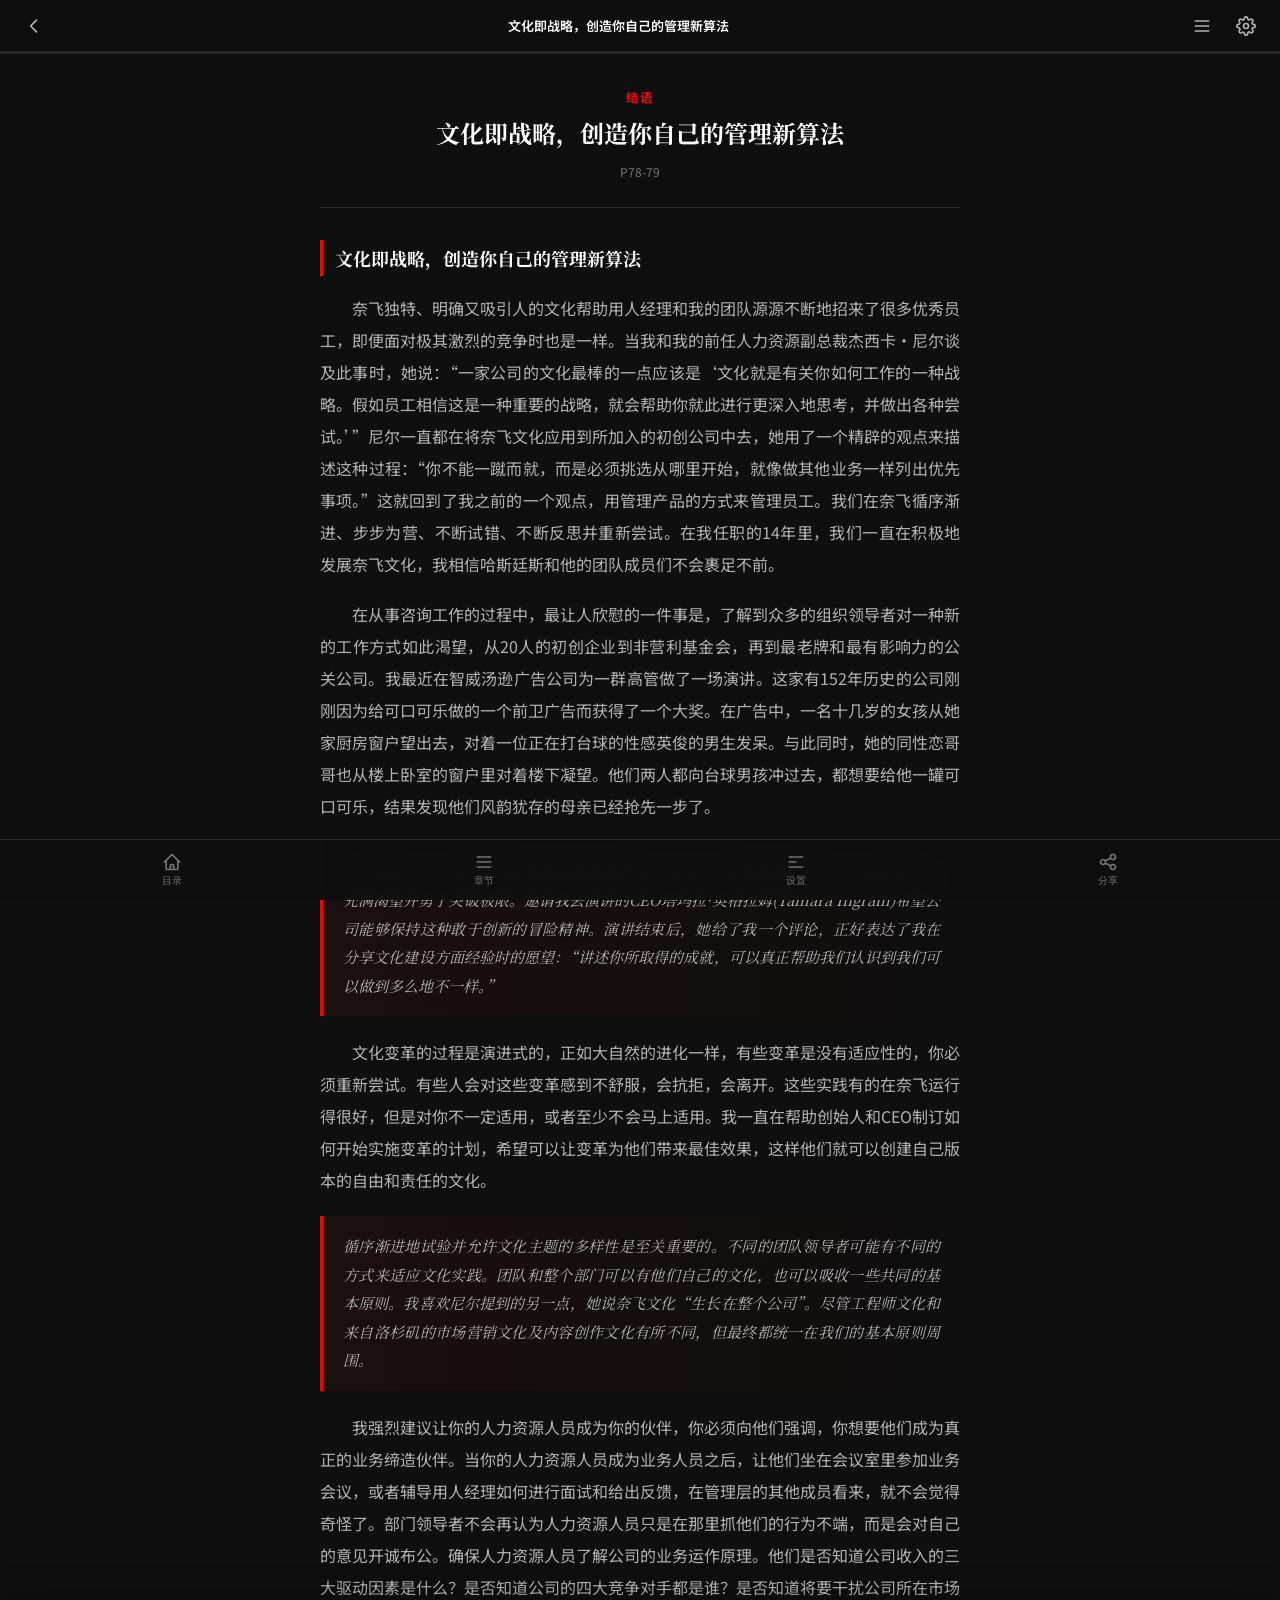
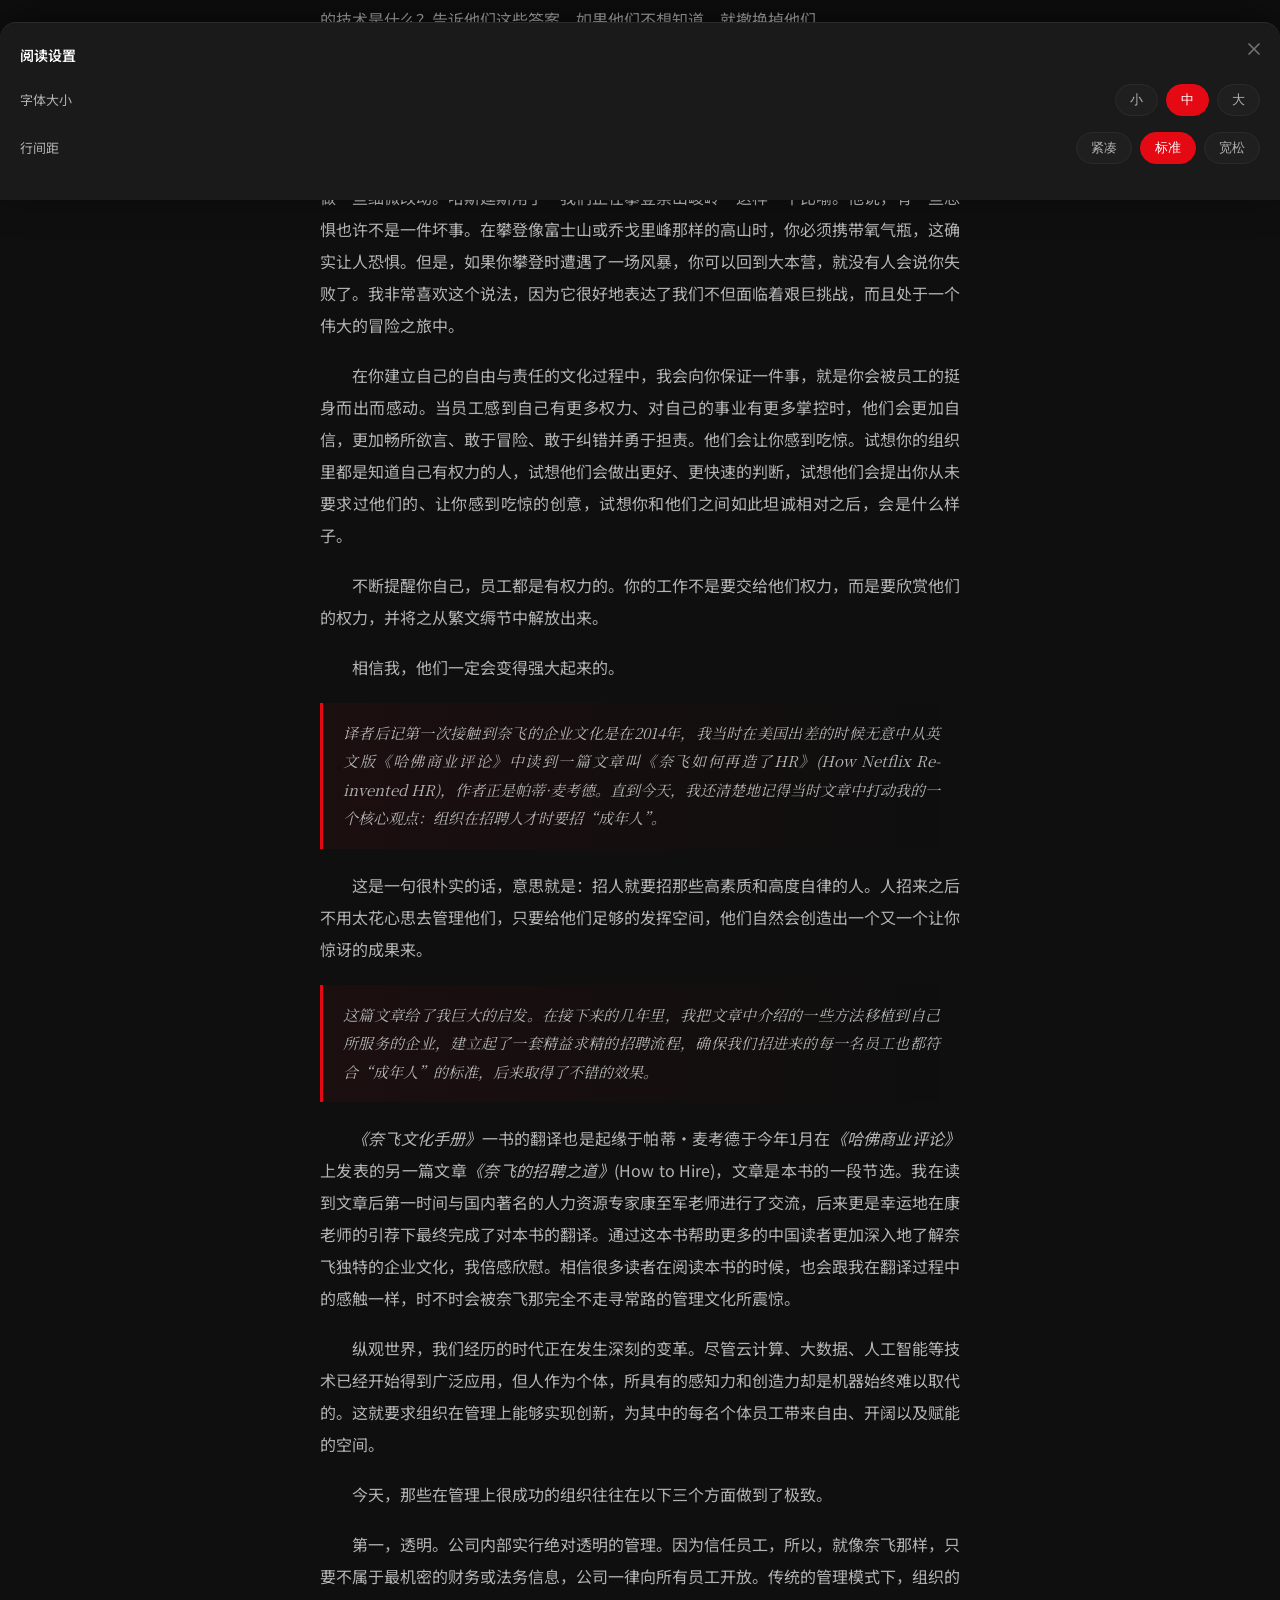
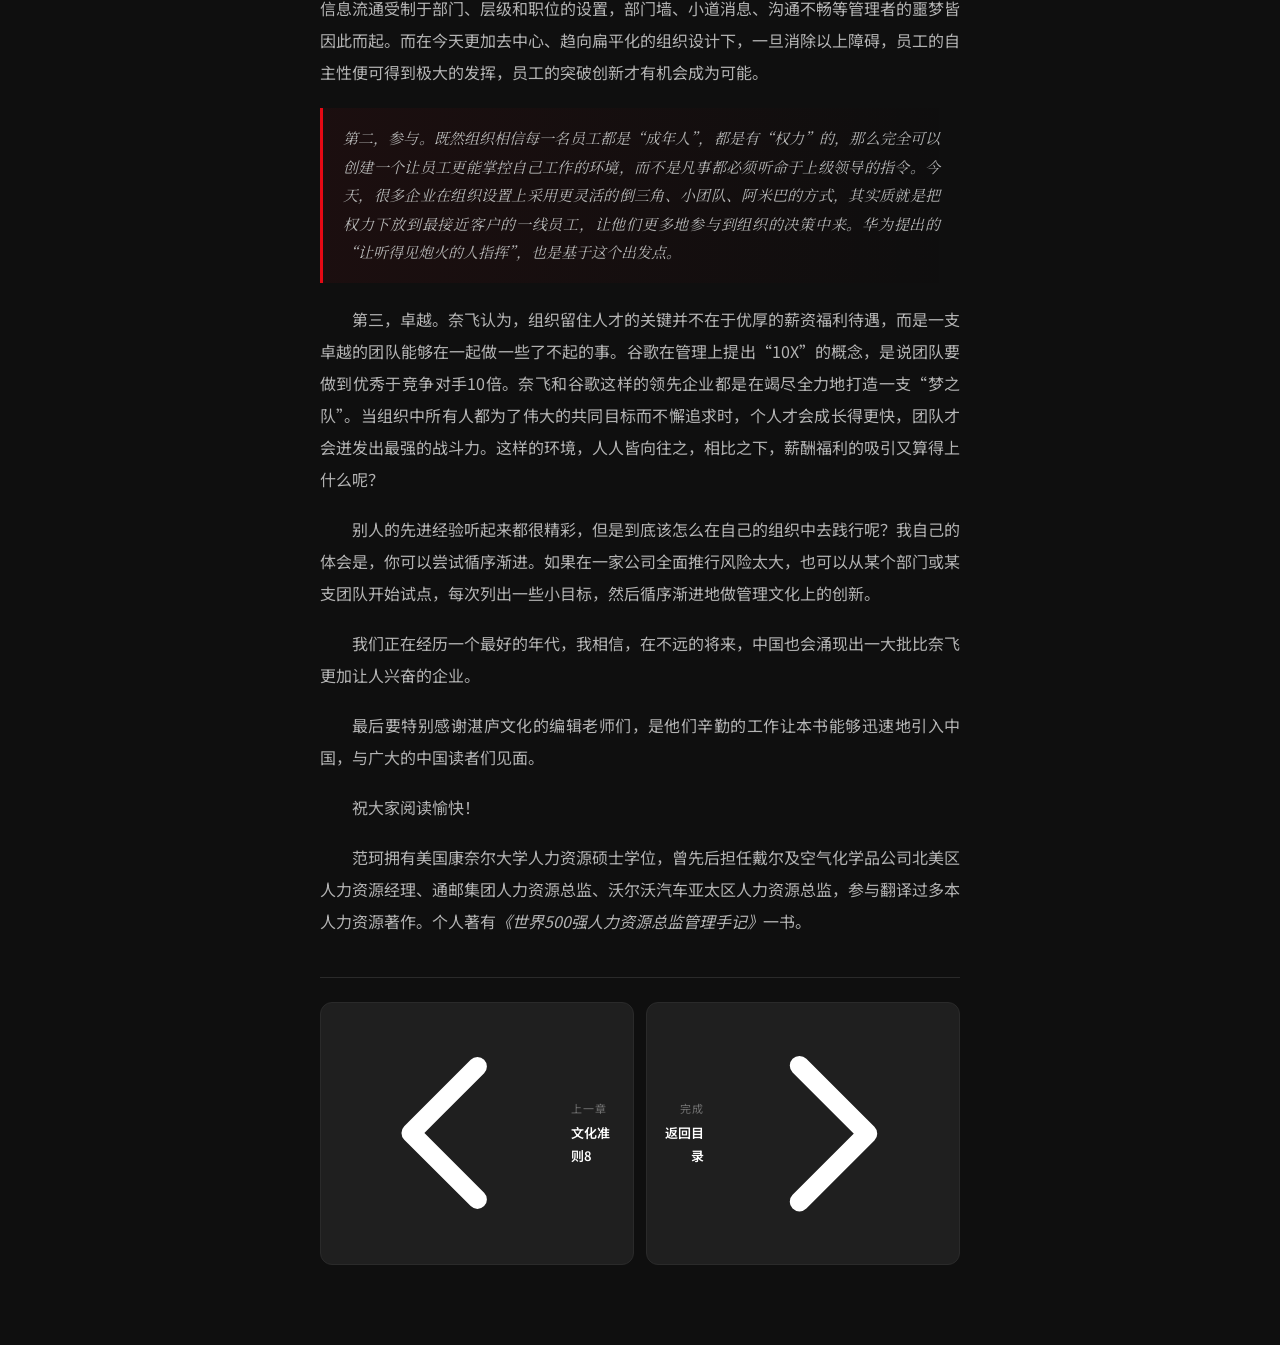
<file: netflix-culture/chapter-epilogue.html>
<!DOCTYPE html>
<html lang="zh-CN">
<head>
<meta charset="UTF-8">
<meta name="viewport" content="width=device-width, initial-scale=1.0, maximum-scale=1.0, user-scalable=no">
<title>结语 - 奈飞文化手册</title>
<link rel="preconnect" href="https://fonts.googleapis.com">
<link rel="preconnect" href="https://fonts.gstatic.com" crossorigin>
<link href="https://fonts.googleapis.com/css2?family=Noto+Serif+SC:wght@400;600;700&family=Noto+Sans+SC:wght@300;400;500;700&display=swap" rel="stylesheet">
<link rel="stylesheet" href="style.css">
</head>
<body>
<header class="header">
  <div class="header-left">
    <a href="index.html" class="header-btn" aria-label="返回"><svg fill="none" stroke="currentColor" stroke-width="2" viewBox="0 0 24 24"><path stroke-linecap="round" stroke-linejoin="round" d="M15 19l-7-7 7-7"/></svg></a>
  </div>
  <div class="header-title">文化即战略，创造你自己的管理新算法</div>
  <div class="header-right">
    <button class="header-btn" onclick="toggleTOC()" aria-label="目录"><svg fill="none" stroke="currentColor" stroke-width="2" viewBox="0 0 24 24"><path stroke-linecap="round" stroke-linejoin="round" d="M4 6h16M4 12h16M4 18h16"/></svg></button>
    <button class="header-btn" onclick="toggleSettings()" aria-label="设置"><svg fill="none" stroke="currentColor" stroke-width="2" viewBox="0 0 24 24"><circle cx="12" cy="12" r="3"/><path stroke-linecap="round" stroke-linejoin="round" d="M19.4 15a1.65 1.65 0 0 0 .33 1.82l.06.06a2 2 0 0 1 0 2.83 2 2 0 0 1-2.83 0l-.06-.06a1.65 1.65 0 0 0-1.82-.33 1.65 1.65 0 0 0-1 1.51V21a2 2 0 0 1-2 2 2 2 0 0 1-2-2v-.09A1.65 1.65 0 0 0 9 19.4a1.65 1.65 0 0 0-1.82.33l-.06.06a2 2 0 0 1-2.83 0 2 2 0 0 1 0-2.83l.06-.06a1.65 1.65 0 0 0 .33-1.82 1.65 1.65 0 0 0-1.51-1H3a2 2 0 0 1-2-2 2 2 0 0 1 2-2h.09A1.65 1.65 0 0 0 4.6 9a1.65 1.65 0 0 0-.33-1.82l-.06-.06a2 2 0 0 1 0-2.83 2 2 0 0 1 2.83 0l.06.06a1.65 1.65 0 0 0 1.82.33H9a1.65 1.65 0 0 0 1-1.51V3a2 2 0 0 1 2-2 2 2 0 0 1 2 2v.09a1.65 1.65 0 0 0 1 1.51 1.65 1.65 0 0 0 1.82-.33l.06-.06a2 2 0 0 1 2.83 0 2 2 0 0 1 0 2.83l-.06.06a1.65 1.65 0 0 0-.33 1.82V9a1.65 1.65 0 0 0 1.51 1H21a2 2 0 0 1 2 2 2 2 0 0 1-2 2h-.09a1.65 1.65 0 0 0-1.51 1z"/></svg></button>
  </div>
</header>

<div class="progress-bar"><div class="progress-fill" id="progressFill"></div></div>

<main class="chapter-main" id="chapterMain">
  <div class="chapter-container">
    <div class="chapter-hero animate-in">
      <div class="chapter-label">结语</div>
      <h1 class="chapter-title">文化即战略，创造你自己的管理新算法</h1>
      <div class="chapter-pages">P78-79</div>
    </div>
    
    <article class="article animate-in delay-1" id="article">
      <h3>文化即战略，创造你自己的管理新算法</h3>
<p>奈飞独特、明确又吸引人的文化帮助用人经理和我的团队源源不断地招来了很多优秀员工，即便面对极其激烈的竞争时也是一样。当我和我的前任人力资源副总裁杰西卡·尼尔谈及此事时，她说：“一家公司的文化最棒的一点应该是‘文化就是有关你如何工作的一种战略。假如员工相信这是一种重要的战略，就会帮助你就此进行更深入地思考，并做出各种尝试。’”尼尔一直都在将奈飞文化应用到所加入的初创公司中去，她用了一个精辟的观点来描述这种过程：“你不能一蹴而就，而是必须挑选从哪里开始，就像做其他业务一样列出优先事项。”这就回到了我之前的一个观点，用管理产品的方式来管理员工。我们在奈飞循序渐进、步步为营、不断试错、不断反思并重新尝试。在我任职的14年里，我们一直在积极地发展奈飞文化，我相信哈斯廷斯和他的团队成员们不会裹足不前。</p>
<p>在从事咨询工作的过程中，最让人欣慰的一件事是，了解到众多的组织领导者对一种新的工作方式如此渴望，从20人的初创企业到非营利基金会，再到最老牌和最有影响力的公关公司。我最近在智威汤逊广告公司为一群高管做了一场演讲。这家有152年历史的公司刚刚因为给可口可乐做的一个前卫广告而获得了一个大奖。在广告中，一名十几岁的女孩从她家厨房窗户望出去，对着一位正在打台球的性感英俊的男生发呆。与此同时，她的同性恋哥哥也从楼上卧室的窗户里对着楼下凝望。他们两人都向台球男孩冲过去，都想要给他一罐可口可乐，结果发现他们风韵犹存的母亲已经抢先一步了。</p>
<div class="quote"><p>我发现这个广告是该公司的阿根廷团队制作的，那是一支结构松散的小团队，他们的内心充满渴望并勇于突破极限。邀请我去演讲的CEO塔玛拉·英格拉姆(Tamara Ingram)希望公司能够保持这种敢于创新的冒险精神。演讲结束后，她给了我一个评论，正好表达了我在分享文化建设方面经验时的愿望：“讲述你所取得的成就，可以真正帮助我们认识到我们可以做到多么地不一样。”</p></div>
<p>文化变革的过程是演进式的，正如大自然的进化一样，有些变革是没有适应性的，你必须重新尝试。有些人会对这些变革感到不舒服，会抗拒，会离开。这些实践有的在奈飞运行得很好，但是对你不一定适用，或者至少不会马上适用。我一直在帮助创始人和CEO制订如何开始实施变革的计划，希望可以让变革为他们带来最佳效果，这样他们就可以创建自己版本的自由和责任的文化。</p>
<div class="quote"><p>循序渐进地试验并允许文化主题的多样性是至关重要的。不同的团队领导者可能有不同的方式来适应文化实践。团队和整个部门可以有他们自己的文化，也可以吸收一些共同的基本原则。我喜欢尼尔提到的另一点，她说奈飞文化“生长在整个公司”。尽管工程师文化和来自洛杉矶的市场营销文化及内容创作文化有所不同，但最终都统一在我们的基本原则周围。</p></div>
<p>我强烈建议让你的人力资源人员成为你的伙伴，你必须向他们强调，你想要他们成为真正的业务缔造伙伴。当你的人力资源人员成为业务人员之后，让他们坐在会议室里参加业务会议，或者辅导用人经理如何进行面试和给出反馈，在管理层的其他成员看来，就不会觉得奇怪了。部门领导者不会再认为人力资源人员只是在那里抓他们的行为不端，而是会对自己的意见开诚布公。确保人力资源人员了解公司的业务运作原理。他们是否知道公司收入的三大驱动因素是什么？是否知道公司的四大竞争对手都是谁？是否知道将要干扰公司所在市场的技术是什么？告诉他们这些答案，如果他们不想知道，就撤换掉他们。</p>
<p>成功的文化变革的另一个基础是坦诚对待挑战及未来发展的本质。在一次会议上，当哈斯廷斯回答提问时，有人站起来说：“我认为是时候解决恐惧文化了。”当时我们正面临互联网热潮过去之后的严重经济下滑。大家知道会发生裁员，我们也一直非常清楚地表明会裁员。站起来发言的这个人当天早些时候做过一个报告，主题是我们为什么不在奈飞的产品上做一些细微改动。哈斯廷斯用了“我们正在攀登崇山峻岭”这样一个比喻。他说，有一些恐惧也许不是一件坏事。在攀登像富士山或乔戈里峰那样的高山时，你必须携带氧气瓶，这确实让人恐惧。但是，如果你攀登时遭遇了一场风暴，你可以回到大本营，就没有人会说你失败了。我非常喜欢这个说法，因为它很好地表达了我们不但面临着艰巨挑战，而且处于一个伟大的冒险之旅中。</p>
<p>在你建立自己的自由与责任的文化过程中，我会向你保证一件事，就是你会被员工的挺身而出而感动。当员工感到自己有更多权力、对自己的事业有更多掌控时，他们会更加自信，更加畅所欲言、敢于冒险、敢于纠错并勇于担责。他们会让你感到吃惊。试想你的组织里都是知道自己有权力的人，试想他们会做出更好、更快速的判断，试想他们会提出你从未要求过他们的、让你感到吃惊的创意，试想你和他们之间如此坦诚相对之后，会是什么样子。</p>
<p>不断提醒你自己，员工都是有权力的。你的工作不是要交给他们权力，而是要欣赏他们的权力，并将之从繁文缛节中解放出来。</p>
<p>相信我，他们一定会变得强大起来的。</p>
<div class="quote"><p>译者后记第一次接触到奈飞的企业文化是在2014年，我当时在美国出差的时候无意中从英文版<em>《哈佛商业评论》</em>中读到一篇文章叫<em>《奈飞如何再造了HR》</em>(How Netflix Re-invented HR)，作者正是帕蒂·麦考德。直到今天，我还清楚地记得当时文章中打动我的一个核心观点：组织在招聘人才时要招“成年人”。</p></div>
<p>这是一句很朴实的话，意思就是：招人就要招那些高素质和高度自律的人。人招来之后不用太花心思去管理他们，只要给他们足够的发挥空间，他们自然会创造出一个又一个让你惊讶的成果来。</p>
<div class="quote"><p>这篇文章给了我巨大的启发。在接下来的几年里，我把文章中介绍的一些方法移植到自己所服务的企业，建立起了一套精益求精的招聘流程，确保我们招进来的每一名员工也都符合“成年人”的标准，后来取得了不错的效果。</p></div>
<p><em>《奈飞文化手册》</em>一书的翻译也是起缘于帕蒂·麦考德于今年1月在<em>《哈佛商业评论》</em>上发表的另一篇文章<em>《奈飞的招聘之道》</em>(How to Hire)，文章是本书的一段节选。我在读到文章后第一时间与国内著名的人力资源专家康至军老师进行了交流，后来更是幸运地在康老师的引荐下最终完成了对本书的翻译。通过这本书帮助更多的中国读者更加深入地了解奈飞独特的企业文化，我倍感欣慰。相信很多读者在阅读本书的时候，也会跟我在翻译过程中的感触一样，时不时会被奈飞那完全不走寻常路的管理文化所震惊。</p>
<p>纵观世界，我们经历的时代正在发生深刻的变革。尽管云计算、大数据、人工智能等技术已经开始得到广泛应用，但人作为个体，所具有的感知力和创造力却是机器始终难以取代的。这就要求组织在管理上能够实现创新，为其中的每名个体员工带来自由、开阔以及赋能的空间。</p>
<p>今天，那些在管理上很成功的组织往往在以下三个方面做到了极致。</p>
<p>第一，透明。公司内部实行绝对透明的管理。因为信任员工，所以，就像奈飞那样，只要不属于最机密的财务或法务信息，公司一律向所有员工开放。传统的管理模式下，组织的信息流通受制于部门、层级和职位的设置，部门墙、小道消息、沟通不畅等管理者的噩梦皆因此而起。而在今天更加去中心、趋向扁平化的组织设计下，一旦消除以上障碍，员工的自主性便可得到极大的发挥，员工的突破创新才有机会成为可能。</p>
<div class="quote"><p>第二，参与。既然组织相信每一名员工都是“成年人”，都是有“权力”的，那么完全可以创建一个让员工更能掌控自己工作的环境，而不是凡事都必须听命于上级领导的指令。今天，很多企业在组织设置上采用更灵活的倒三角、小团队、阿米巴的方式，其实质就是把权力下放到最接近客户的一线员工，让他们更多地参与到组织的决策中来。华为提出的“让听得见炮火的人指挥”，也是基于这个出发点。</p></div>
<p>第三，卓越。奈飞认为，组织留住人才的关键并不在于优厚的薪资福利待遇，而是一支卓越的团队能够在一起做一些了不起的事。谷歌在管理上提出“10X”的概念，是说团队要做到优秀于竞争对手10倍。奈飞和谷歌这样的领先企业都是在竭尽全力地打造一支“梦之队”。当组织中所有人都为了伟大的共同目标而不懈追求时，个人才会成长得更快，团队才会迸发出最强的战斗力。这样的环境，人人皆向往之，相比之下，薪酬福利的吸引又算得上什么呢？</p>
<p>别人的先进经验听起来都很精彩，但是到底该怎么在自己的组织中去践行呢？我自己的体会是，你可以尝试循序渐进。如果在一家公司全面推行风险太大，也可以从某个部门或某支团队开始试点，每次列出一些小目标，然后循序渐进地做管理文化上的创新。</p>
<p>我们正在经历一个最好的年代，我相信，在不远的将来，中国也会涌现出一大批比奈飞更加让人兴奋的企业。</p>
<p>最后要特别感谢湛庐文化的编辑老师们，是他们辛勤的工作让本书能够迅速地引入中国，与广大的中国读者们见面。</p>
<p>祝大家阅读愉快！</p>
<p>范珂拥有美国康奈尔大学人力资源硕士学位，曾先后担任戴尔及空气化学品公司北美区人力资源经理、通邮集团人力资源总监、沃尔沃汽车亚太区人力资源总监，参与翻译过多本人力资源著作。个人著有<em>《世界500强人力资源总监管理手记》</em>一书。</p>
    </article>
    
    <div class="chapter-nav">
      <a href="chapter-c8.html" class="chapter-nav-btn">
          <svg fill="none" stroke="currentColor" stroke-width="2" viewBox="0 0 24 24"><path stroke-linecap="round" stroke-linejoin="round" d="M15 19l-7-7 7-7"/></svg>
          <div>
            <div class="chapter-nav-label">上一章</div>
            <div class="chapter-nav-title">文化准则8</div>
          </div>
        </a>
      <a href="index.html" class="chapter-nav-btn next">
          <div>
            <div class="chapter-nav-label">完成</div>
            <div class="chapter-nav-title">返回目录</div>
          </div>
          <svg fill="none" stroke="currentColor" stroke-width="2" viewBox="0 0 24 24"><path stroke-linecap="round" stroke-linejoin="round" d="M9 5l7 7-7 7"/></svg>
        </a>
    </div>
  </div>
</main>

<div class="settings-overlay" id="tocOverlay" onclick="toggleTOC()"></div>
<aside class="toc-drawer" id="tocDrawer">
  <div class="toc-drawer-header">
    <div class="toc-drawer-title">目录</div>
    <button class="toc-drawer-close" onclick="toggleTOC()"><svg fill="none" stroke="currentColor" stroke-width="2" viewBox="0 0 24 24"><path stroke-linecap="round" stroke-linejoin="round" d="M6 18L18 6M6 6l12 12"/></svg></button>
  </div>
  <div class="toc-drawer-list">
    <a href="index.html" class="toc-drawer-item">
      <div class="toc-drawer-item-title">封面</div>
      <div class="toc-drawer-item-sub">奈飞文化手册</div>
    </a>
    <a href="chapter-preface.html" class="toc-drawer-item">
          <div class="toc-drawer-item-title">推荐序</div>
          <div class="toc-drawer-item-sub">毛大庆 / 龚宇</div>
        </a><a href="chapter-intro.html" class="toc-drawer-item">
          <div class="toc-drawer-item-title">前言</div>
          <div class="toc-drawer-item-sub">自由与责任，奈飞文化的核心</div>
        </a><a href="chapter-c1.html" class="toc-drawer-item">
          <div class="toc-drawer-item-title">文化准则1</div>
          <div class="toc-drawer-item-sub">我们只招成年人</div>
        </a><a href="chapter-c2.html" class="toc-drawer-item">
          <div class="toc-drawer-item-title">文化准则2</div>
          <div class="toc-drawer-item-sub">要让每个人都理解公司业务</div>
        </a><a href="chapter-c3.html" class="toc-drawer-item">
          <div class="toc-drawer-item-title">文化准则3</div>
          <div class="toc-drawer-item-sub">绝对坦诚，才能获得真正高效的反馈</div>
        </a><a href="chapter-c4.html" class="toc-drawer-item">
          <div class="toc-drawer-item-title">文化准则4</div>
          <div class="toc-drawer-item-sub">只有事实才能捍卫观点</div>
        </a><a href="chapter-c5.html" class="toc-drawer-item">
          <div class="toc-drawer-item-title">文化准则5</div>
          <div class="toc-drawer-item-sub">现在就开始组建你未来需要的团队</div>
        </a><a href="chapter-c6.html" class="toc-drawer-item">
          <div class="toc-drawer-item-title">文化准则6</div>
          <div class="toc-drawer-item-sub">员工与岗位的关系，不是匹配而是高度匹配</div>
        </a><a href="chapter-c7.html" class="toc-drawer-item">
          <div class="toc-drawer-item-title">文化准则7</div>
          <div class="toc-drawer-item-sub">按照员工带来的价值付薪</div>
        </a><a href="chapter-c8.html" class="toc-drawer-item">
          <div class="toc-drawer-item-title">文化准则8</div>
          <div class="toc-drawer-item-sub">离开时要好好说再见</div>
        </a><a href="chapter-epilogue.html" class="toc-drawer-item active">
          <div class="toc-drawer-item-title">结语</div>
          <div class="toc-drawer-item-sub">文化即战略，创造你自己的管理新算法</div>
        </a>
  </div>
</aside>

<div class="settings-overlay" id="settingsOverlay" onclick="toggleSettings()"></div>
<div class="settings-panel" id="settingsPanel">
  <button class="settings-close" onclick="toggleSettings()"><svg fill="none" stroke="currentColor" stroke-width="2" viewBox="0 0 24 24"><path stroke-linecap="round" stroke-linejoin="round" d="M6 18L18 6M6 6l12 12"/></svg></button>
  <div class="settings-title">阅读设置</div>
  <div class="settings-row">
    <span class="settings-label">字体大小</span>
    <div class="settings-options">
      <button class="settings-opt" onclick="setFontSize(14)">小</button>
      <button class="settings-opt active" onclick="setFontSize(16)">中</button>
      <button class="settings-opt" onclick="setFontSize(18)">大</button>
    </div>
  </div>
  <div class="settings-row">
    <span class="settings-label">行间距</span>
    <div class="settings-options">
      <button class="settings-opt" onclick="setLineHeight(1.6)">紧凑</button>
      <button class="settings-opt active" onclick="setLineHeight(2)">标准</button>
      <button class="settings-opt" onclick="setLineHeight(2.4)">宽松</button>
    </div>
  </div>
</div>

<nav class="bottom-bar">
  <button class="bottom-btn" onclick="location.href='index.html'"><svg fill="none" stroke="currentColor" stroke-width="2" viewBox="0 0 24 24"><path stroke-linecap="round" stroke-linejoin="round" d="M3 12l2-2m0 0l7-7 7 7M5 10v10a1 1 0 001 1h3m10-11l2 2m-2-2v10a1 1 0 01-1 1h-3m-6 0a1 1 0 001-1v-4a1 1 0 011-1h2a1 1 0 011 1v4a1 1 0 001 1m-6 0h6"/></svg><span>目录</span></button>
  <button class="bottom-btn" onclick="toggleTOC()"><svg fill="none" stroke="currentColor" stroke-width="2" viewBox="0 0 24 24"><path stroke-linecap="round" stroke-linejoin="round" d="M4 6h16M4 12h16M4 18h16"/></svg><span>章节</span></button>
  <button class="bottom-btn" onclick="toggleSettings()"><svg fill="none" stroke="currentColor" stroke-width="2" viewBox="0 0 24 24"><path stroke-linecap="round" stroke-linejoin="round" d="M4 6h16M4 12h8m-8 6h16"/></svg><span>设置</span></button>
  <button class="bottom-btn" onclick="sharePage()"><svg fill="none" stroke="currentColor" stroke-width="2" viewBox="0 0 24 24"><path stroke-linecap="round" stroke-linejoin="round" d="M8.684 13.342C8.886 12.938 9 12.482 9 12c0-.482-.114-.938-.316-1.342m0 2.684a3 3 0 110-2.684m0 2.684l6.632 3.316m-6.632-6l6.632-3.316m0 0a3 3 0 105.367-2.684 3 3 0 00-5.367 2.684zm0 9.316a3 3 0 105.368 2.684 3 3 0 00-5.368-2.684z"/></svg><span>分享</span></button>
</nav>

<script>
const chapterId = 'epilogue';

function updateProgress() {
  const main = document.getElementById('chapterMain');
  const scrollTop = window.scrollY;
  const scrollHeight = main.scrollHeight + main.offsetTop - window.innerHeight;
  const progress = scrollHeight > 0 ? Math.min(100, (scrollTop / scrollHeight) * 100) : 0;
  document.getElementById('progressFill').style.width = progress + '%';
  localStorage.setItem('prog_' + chapterId, Math.round(progress));
}
window.addEventListener('scroll', updateProgress, { passive: true });
updateProgress();

function toggleSettings() {
  document.getElementById('settingsPanel').classList.toggle('open');
  document.getElementById('settingsOverlay').classList.toggle('open');
}

function toggleTOC() {
  document.getElementById('tocDrawer').classList.toggle('open');
  document.getElementById('tocOverlay').classList.toggle('open');
}

function setFontSize(size) {
  document.getElementById('article').style.fontSize = size + 'px';
  const btns = document.querySelectorAll('#settingsPanel .settings-opt');
  btns.forEach((btn, idx) => {
    if (idx < 3) btn.classList.toggle('active', 
      (size === 14 && idx === 0) || (size === 16 && idx === 1) || (size === 18 && idx === 2));
  });
  localStorage.setItem('fontSize', size);
}

function setLineHeight(lh) {
  document.getElementById('article').style.lineHeight = lh;
  const btns = document.querySelectorAll('#settingsPanel .settings-opt');
  btns.forEach((btn, idx) => {
    if (idx >= 3) btn.classList.toggle('active',
      (lh === 1.6 && idx === 3) || (lh === 2 && idx === 4) || (lh === 2.4 && idx === 5));
  });
  localStorage.setItem('lineHeight', lh);
}

const savedFont = localStorage.getItem('fontSize');
const savedLH = localStorage.getItem('lineHeight');
if (savedFont) setFontSize(parseInt(savedFont));
if (savedLH) setLineHeight(parseFloat(savedLH));

function sharePage() {
  const url = window.location.href;
  const title = document.title;
  if (navigator.share) {
    navigator.share({ title: title, url: url }).catch(() => {});
  } else {
    navigator.clipboard.writeText(url).then(() => alert('链接已复制'));
  }
}
</script>
</body>
</html>
</file>
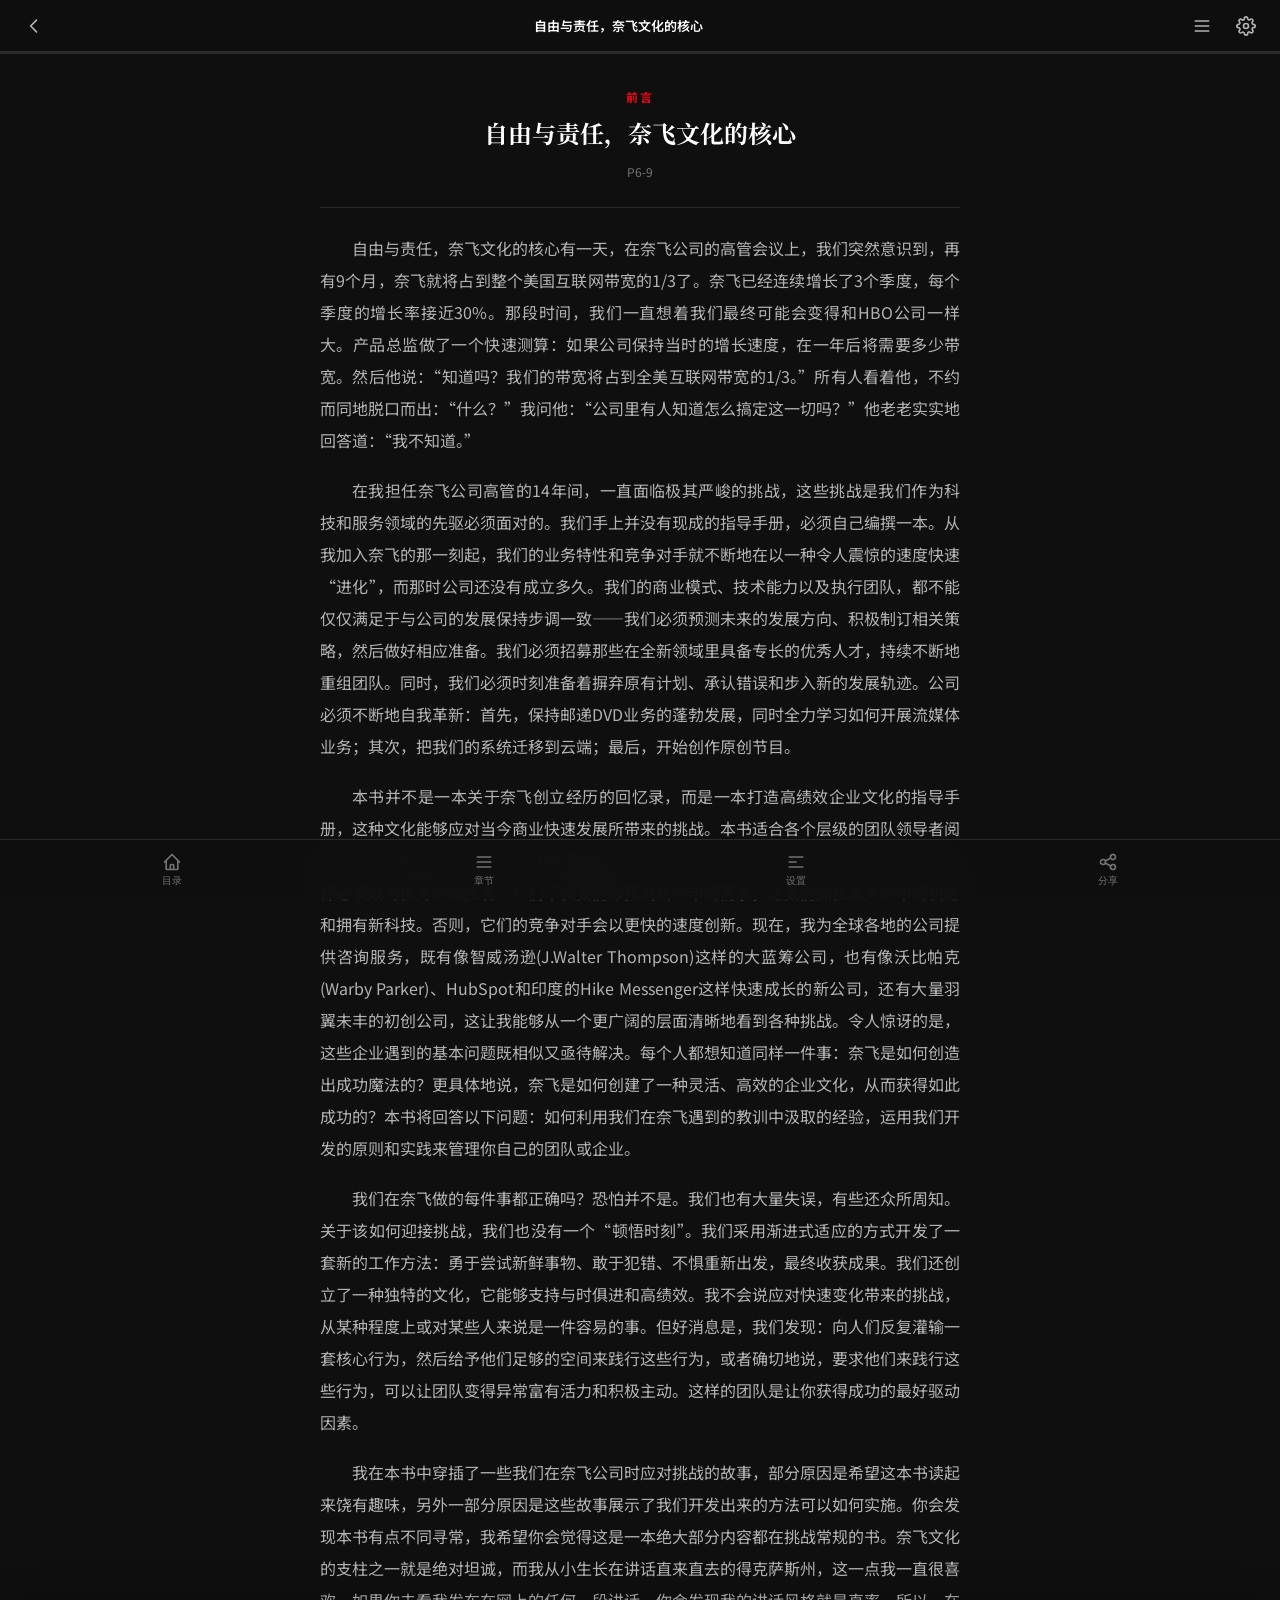
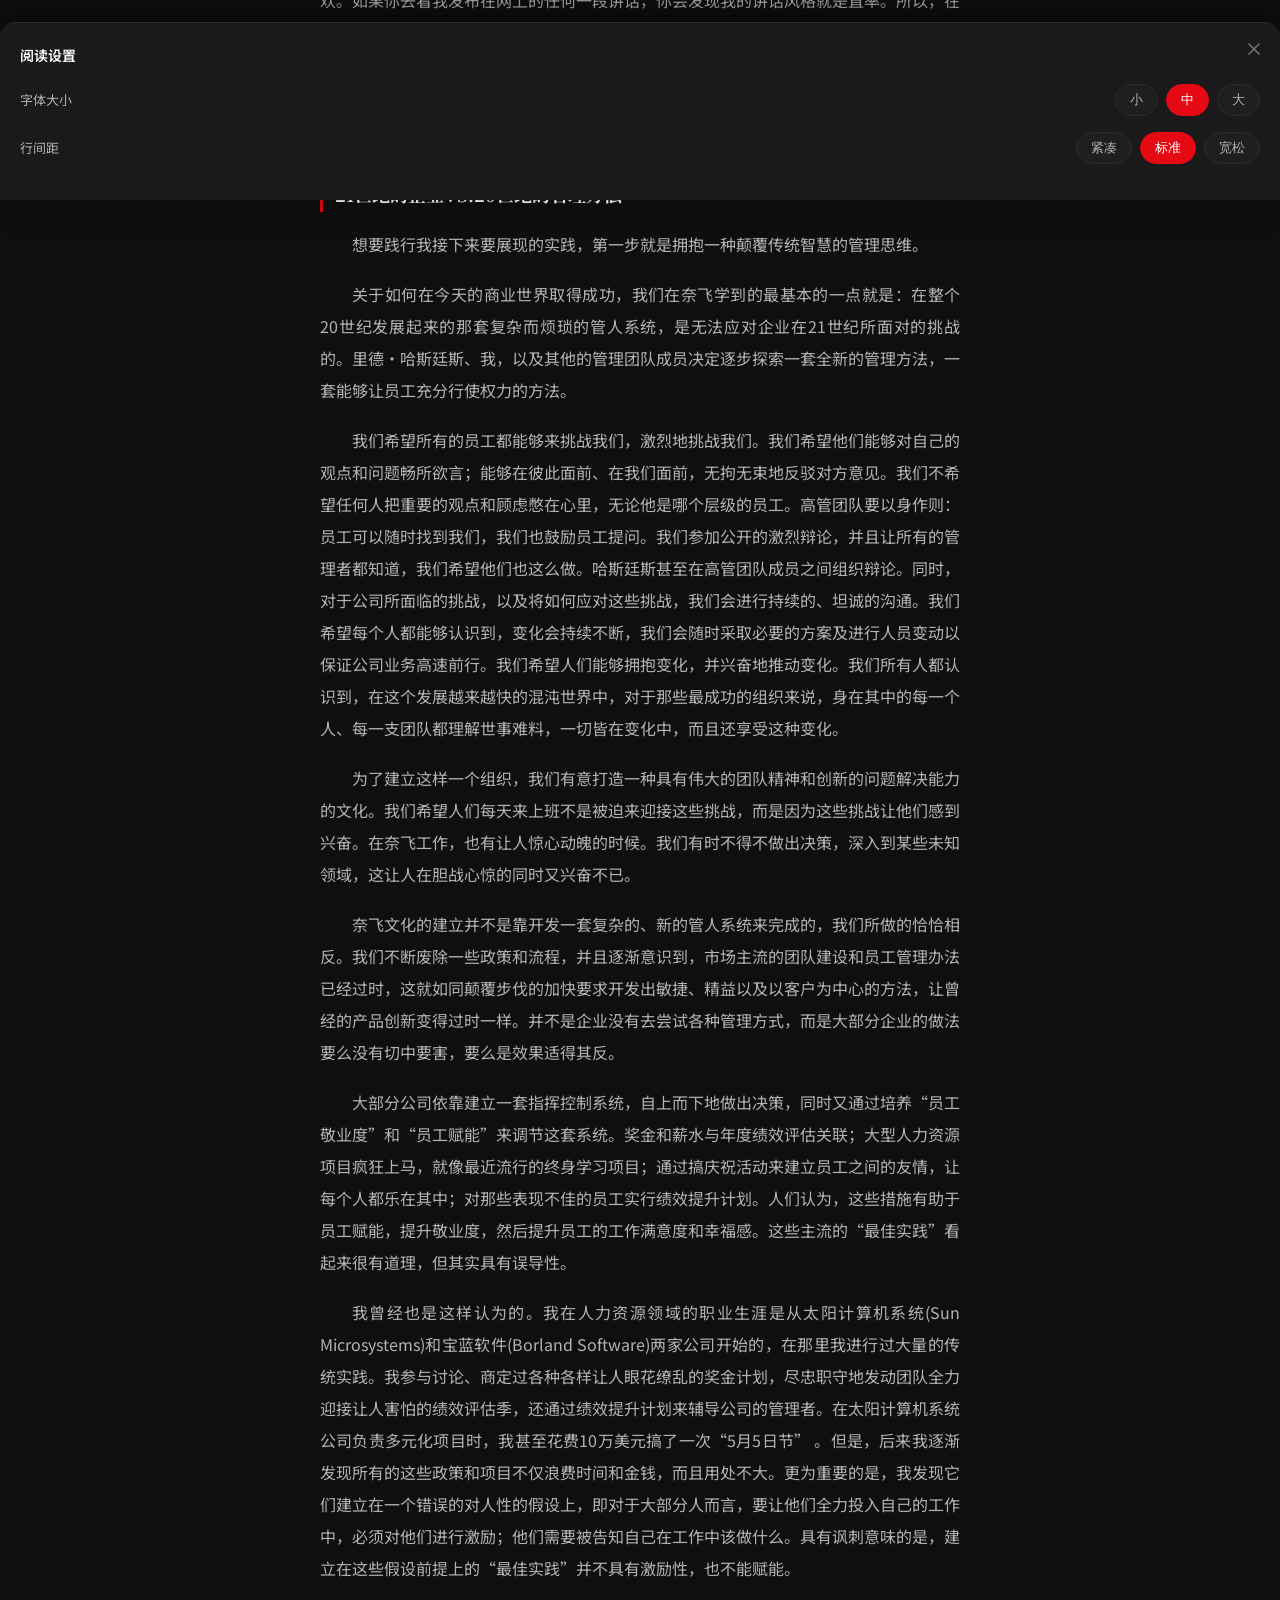
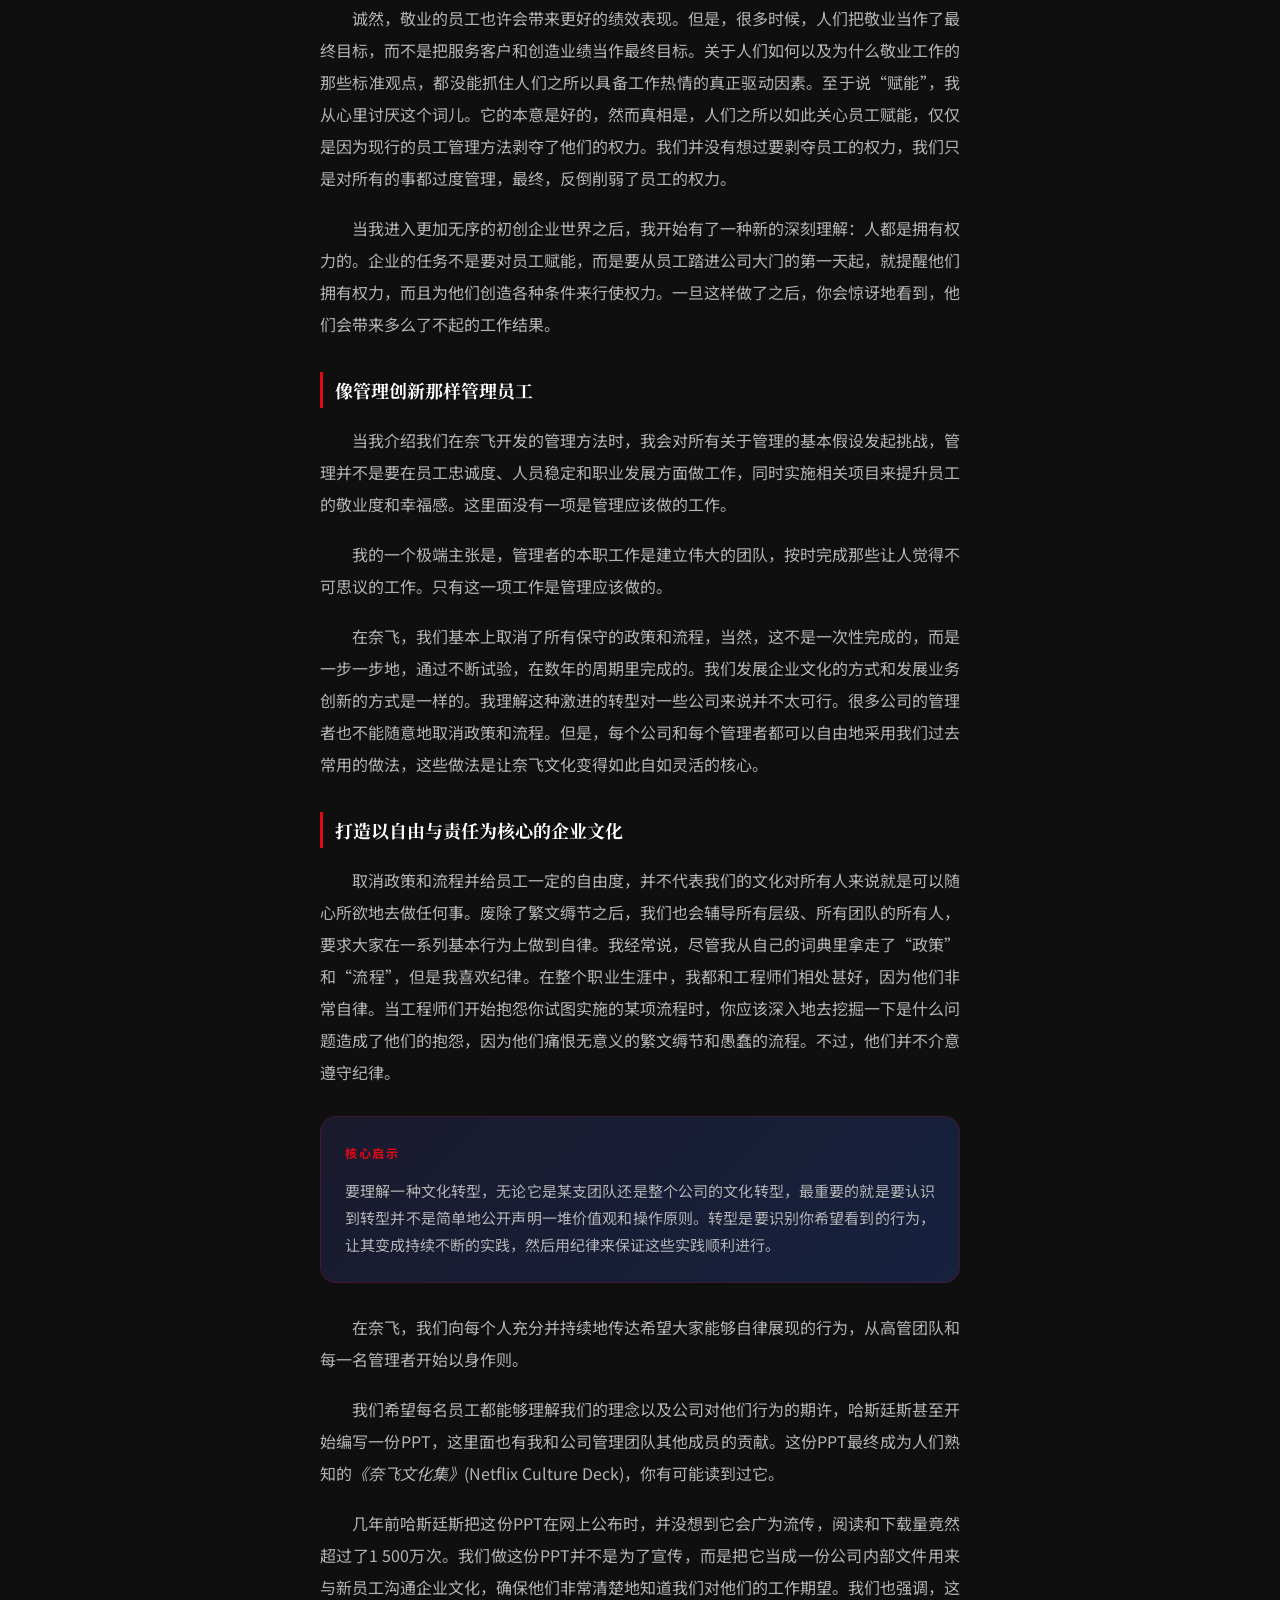
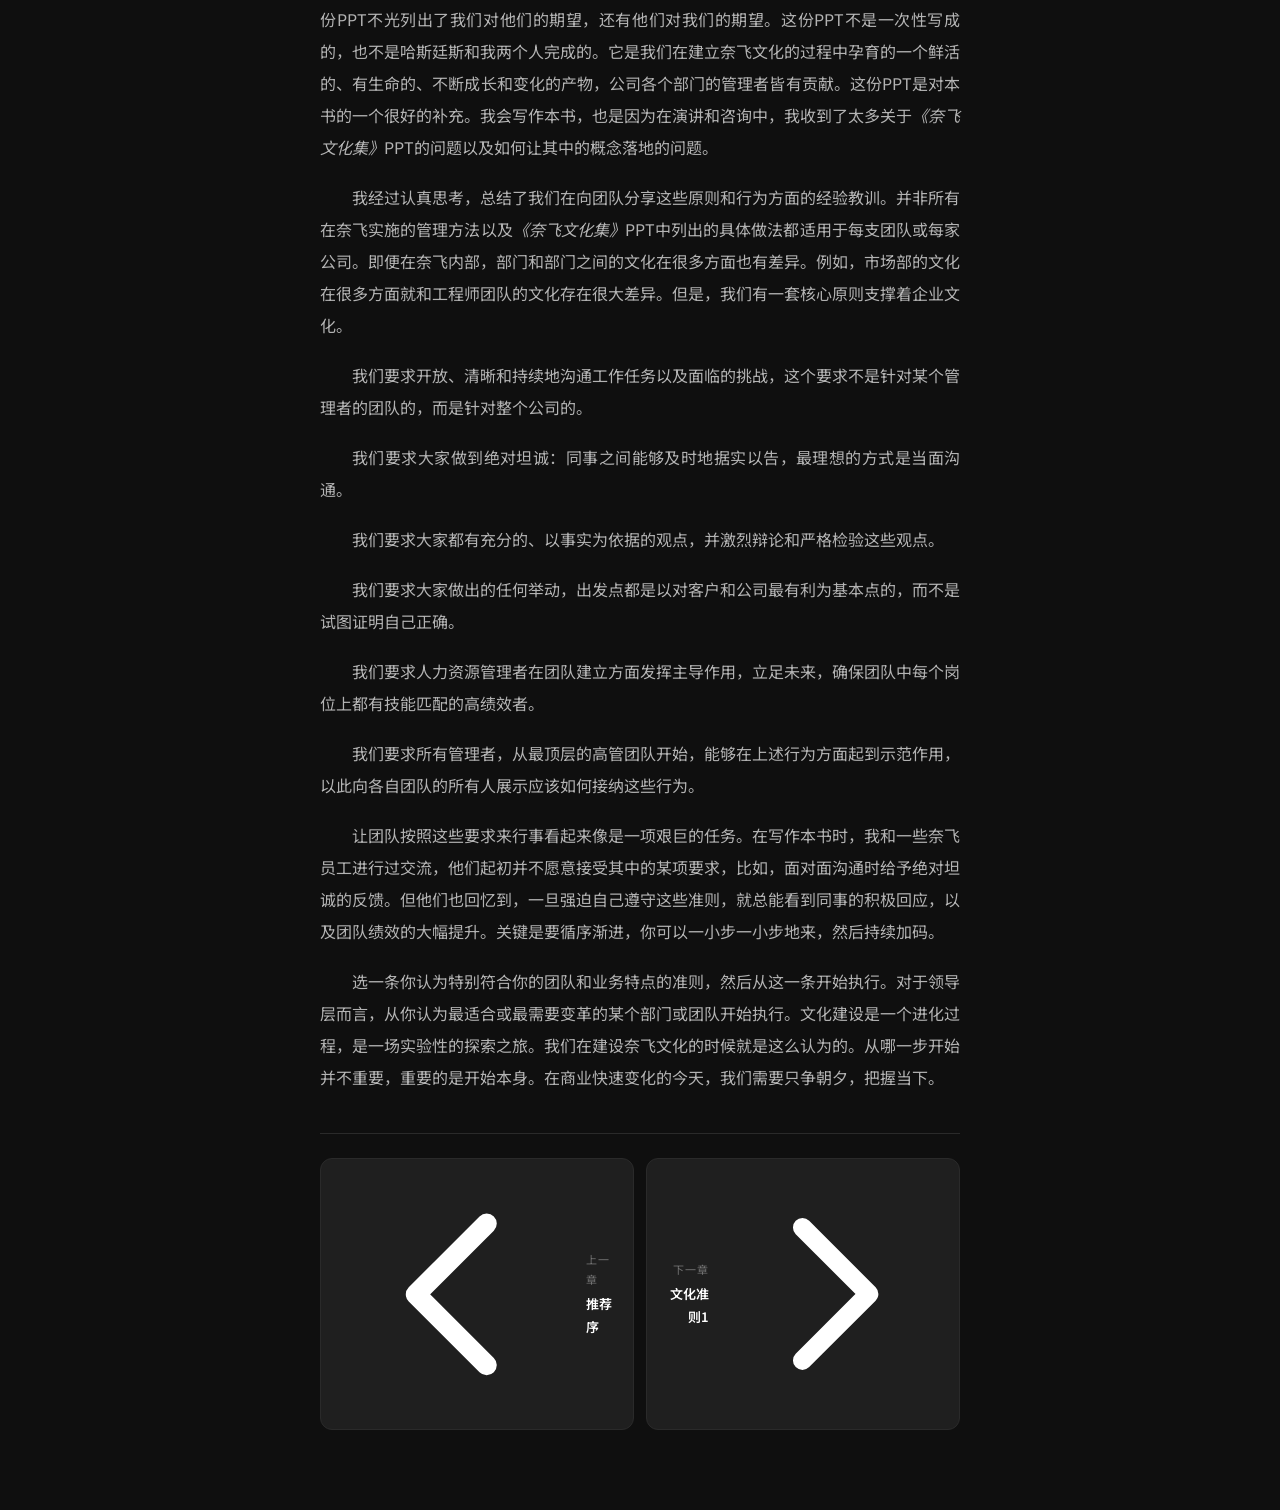
<file: netflix-culture/chapter-intro.html>
<!DOCTYPE html>
<html lang="zh-CN">
<head>
<meta charset="UTF-8">
<meta name="viewport" content="width=device-width, initial-scale=1.0, maximum-scale=1.0, user-scalable=no">
<title>前言 - 奈飞文化手册</title>
<link rel="preconnect" href="https://fonts.googleapis.com">
<link rel="preconnect" href="https://fonts.gstatic.com" crossorigin>
<link href="https://fonts.googleapis.com/css2?family=Noto+Serif+SC:wght@400;600;700&family=Noto+Sans+SC:wght@300;400;500;700&display=swap" rel="stylesheet">
<link rel="stylesheet" href="style.css">
</head>
<body>
<header class="header">
  <div class="header-left">
    <a href="index.html" class="header-btn" aria-label="返回"><svg fill="none" stroke="currentColor" stroke-width="2" viewBox="0 0 24 24"><path stroke-linecap="round" stroke-linejoin="round" d="M15 19l-7-7 7-7"/></svg></a>
  </div>
  <div class="header-title">自由与责任，奈飞文化的核心</div>
  <div class="header-right">
    <button class="header-btn" onclick="toggleTOC()" aria-label="目录"><svg fill="none" stroke="currentColor" stroke-width="2" viewBox="0 0 24 24"><path stroke-linecap="round" stroke-linejoin="round" d="M4 6h16M4 12h16M4 18h16"/></svg></button>
    <button class="header-btn" onclick="toggleSettings()" aria-label="设置"><svg fill="none" stroke="currentColor" stroke-width="2" viewBox="0 0 24 24"><circle cx="12" cy="12" r="3"/><path stroke-linecap="round" stroke-linejoin="round" d="M19.4 15a1.65 1.65 0 0 0 .33 1.82l.06.06a2 2 0 0 1 0 2.83 2 2 0 0 1-2.83 0l-.06-.06a1.65 1.65 0 0 0-1.82-.33 1.65 1.65 0 0 0-1 1.51V21a2 2 0 0 1-2 2 2 2 0 0 1-2-2v-.09A1.65 1.65 0 0 0 9 19.4a1.65 1.65 0 0 0-1.82.33l-.06.06a2 2 0 0 1-2.83 0 2 2 0 0 1 0-2.83l.06-.06a1.65 1.65 0 0 0 .33-1.82 1.65 1.65 0 0 0-1.51-1H3a2 2 0 0 1-2-2 2 2 0 0 1 2-2h.09A1.65 1.65 0 0 0 4.6 9a1.65 1.65 0 0 0-.33-1.82l-.06-.06a2 2 0 0 1 0-2.83 2 2 0 0 1 2.83 0l.06.06a1.65 1.65 0 0 0 1.82.33H9a1.65 1.65 0 0 0 1-1.51V3a2 2 0 0 1 2-2 2 2 0 0 1 2 2v.09a1.65 1.65 0 0 0 1 1.51 1.65 1.65 0 0 0 1.82-.33l.06-.06a2 2 0 0 1 2.83 0 2 2 0 0 1 0 2.83l-.06.06a1.65 1.65 0 0 0-.33 1.82V9a1.65 1.65 0 0 0 1.51 1H21a2 2 0 0 1 2 2 2 2 0 0 1-2 2h-.09a1.65 1.65 0 0 0-1.51 1z"/></svg></button>
  </div>
</header>

<div class="progress-bar"><div class="progress-fill" id="progressFill"></div></div>

<main class="chapter-main" id="chapterMain">
  <div class="chapter-container">
    <div class="chapter-hero animate-in">
      <div class="chapter-label">前言</div>
      <h1 class="chapter-title">自由与责任，奈飞文化的核心</h1>
      <div class="chapter-pages">P6-9</div>
    </div>
    
    <article class="article animate-in delay-1" id="article">
      <p>自由与责任，奈飞文化的核心有一天，在奈飞公司的高管会议上，我们突然意识到，再有9个月，奈飞就将占到整个美国互联网带宽的1/3了。奈飞已经连续增长了3个季度，每个季度的增长率接近30%。那段时间，我们一直想着我们最终可能会变得和HBO公司一样大。产品总监做了一个快速测算：如果公司保持当时的增长速度，在一年后将需要多少带宽。然后他说：“知道吗？我们的带宽将占到全美互联网带宽的1/3。”所有人看着他，不约而同地脱口而出：“什么？”我问他：“公司里有人知道怎么搞定这一切吗？”他老老实实地回答道：“我不知道。”</p>
<p>在我担任奈飞公司高管的14年间，一直面临极其严峻的挑战，这些挑战是我们作为科技和服务领域的先驱必须面对的。我们手上并没有现成的指导手册，必须自己编撰一本。从我加入奈飞的那一刻起，我们的业务特性和竞争对手就不断地在以一种令人震惊的速度快速“进化”，而那时公司还没有成立多久。我们的商业模式、技术能力以及执行团队，都不能仅仅满足于与公司的发展保持步调一致——我们必须预测未来的发展方向、积极制订相关策略，然后做好相应准备。我们必须招募那些在全新领域里具备专长的优秀人才，持续不断地重组团队。同时，我们必须时刻准备着摒弃原有计划、承认错误和步入新的发展轨迹。公司必须不断地自我革新：首先，保持邮递DVD业务的蓬勃发展，同时全力学习如何开展流媒体业务；其次，把我们的系统迁移到云端；最后，开始创作原创节目。</p>
<p>本书并不是一本关于奈飞创立经历的回忆录，而是一本打造高绩效企业文化的指导手册，这种文化能够应对当今商业快速发展所带来的挑战。本书适合各个层级的团队领导者阅读。奈飞的案例也许是一个特别鲜明的案例，不过，所有的公司，从初创公司到大型企业，都必须成为优秀的适应者。它们不仅要能够预测新兴市场需求，还要能抓住重大的市场机遇和拥有新科技。否则，它们的竞争对手会以更快的速度创新。现在，我为全球各地的公司提供咨询服务，既有像智威汤逊(J.Walter Thompson)这样的大蓝筹公司，也有像沃比帕克(Warby Parker)、HubSpot和印度的Hike Messenger这样快速成长的新公司，还有大量羽翼未丰的初创公司，这让我能够从一个更广阔的层面清晰地看到各种挑战。令人惊讶的是，这些企业遇到的基本问题既相似又亟待解决。每个人都想知道同样一件事：奈飞是如何创造出成功魔法的？更具体地说，奈飞是如何创建了一种灵活、高效的企业文化，从而获得如此成功的？本书将回答以下问题：如何利用我们在奈飞遇到的教训中汲取的经验，运用我们开发的原则和实践来管理你自己的团队或企业。</p>
<p>我们在奈飞做的每件事都正确吗？恐怕并不是。我们也有大量失误，有些还众所周知。关于该如何迎接挑战，我们也没有一个“顿悟时刻”。我们采用渐进式适应的方式开发了一套新的工作方法：勇于尝试新鲜事物、敢于犯错、不惧重新出发，最终收获成果。我们还创立了一种独特的文化，它能够支持与时俱进和高绩效。我不会说应对快速变化带来的挑战，从某种程度上或对某些人来说是一件容易的事。但好消息是，我们发现：向人们反复灌输一套核心行为，然后给予他们足够的空间来践行这些行为，或者确切地说，要求他们来践行这些行为，可以让团队变得异常富有活力和积极主动。这样的团队是让你获得成功的最好驱动因素。</p>
<p>我在本书中穿插了一些我们在奈飞公司时应对挑战的故事，部分原因是希望这本书读起来饶有趣味，另外一部分原因是这些故事展示了我们开发出来的方法可以如何实施。你会发现本书有点不同寻常，我希望你会觉得这是一本绝大部分内容都在挑战常规的书。奈飞文化的支柱之一就是绝对坦诚，而我从小生长在讲话直来直去的得克萨斯州，这一点我一直很喜欢。如果你去看我发布在网上的任何一段讲话，你会发现我的讲话风格就是直率。所以，在书写本书时我也是这么做的。请将阅读本书想象成参加一场激烈的辩论。你可能会讨厌我说的某些话，或是对我的某些观点嗤之以鼻。但我也希望你会颔首认同我的另外一些观点。正如我从奈飞公司无数次的激烈辩论中所学到的，没有什么比一场酣畅淋漓的智力“拳击赛”更妙趣横生了。我非常期待本书能够给你带来这样的乐趣。</p>
<h3>21世纪的企业VS.20世纪的管理方法</h3>
<p>想要践行我接下来要展现的实践，第一步就是拥抱一种颠覆传统智慧的管理思维。</p>
<p>关于如何在今天的商业世界取得成功，我们在奈飞学到的最基本的一点就是：在整个20世纪发展起来的那套复杂而烦琐的管人系统，是无法应对企业在21世纪所面对的挑战的。里德·哈斯廷斯、我，以及其他的管理团队成员决定逐步探索一套全新的管理方法，一套能够让员工充分行使权力的方法。</p>
<p>我们希望所有的员工都能够来挑战我们，激烈地挑战我们。我们希望他们能够对自己的观点和问题畅所欲言；能够在彼此面前、在我们面前，无拘无束地反驳对方意见。我们不希望任何人把重要的观点和顾虑憋在心里，无论他是哪个层级的员工。高管团队要以身作则：员工可以随时找到我们，我们也鼓励员工提问。我们参加公开的激烈辩论，并且让所有的管理者都知道，我们希望他们也这么做。哈斯廷斯甚至在高管团队成员之间组织辩论。同时，对于公司所面临的挑战，以及将如何应对这些挑战，我们会进行持续的、坦诚的沟通。我们希望每个人都能够认识到，变化会持续不断，我们会随时采取必要的方案及进行人员变动以保证公司业务高速前行。我们希望人们能够拥抱变化，并兴奋地推动变化。我们所有人都认识到，在这个发展越来越快的混沌世界中，对于那些最成功的组织来说，身在其中的每一个人、每一支团队都理解世事难料，一切皆在变化中，而且还享受这种变化。</p>
<p>为了建立这样一个组织，我们有意打造一种具有伟大的团队精神和创新的问题解决能力的文化。我们希望人们每天来上班不是被迫来迎接这些挑战，而是因为这些挑战让他们感到兴奋。在奈飞工作，也有让人惊心动魄的时候。我们有时不得不做出决策，深入到某些未知领域，这让人在胆战心惊的同时又兴奋不已。</p>
<p>奈飞文化的建立并不是靠开发一套复杂的、新的管人系统来完成的，我们所做的恰恰相反。我们不断废除一些政策和流程，并且逐渐意识到，市场主流的团队建设和员工管理办法已经过时，这就如同颠覆步伐的加快要求开发出敏捷、精益以及以客户为中心的方法，让曾经的产品创新变得过时一样。并不是企业没有去尝试各种管理方式，而是大部分企业的做法要么没有切中要害，要么是效果适得其反。</p>
<p>大部分公司依靠建立一套指挥控制系统，自上而下地做出决策，同时又通过培养“员工敬业度”和“员工赋能”来调节这套系统。奖金和薪水与年度绩效评估关联；大型人力资源项目疯狂上马，就像最近流行的终身学习项目；通过搞庆祝活动来建立员工之间的友情，让每个人都乐在其中；对那些表现不佳的员工实行绩效提升计划。人们认为，这些措施有助于员工赋能，提升敬业度，然后提升员工的工作满意度和幸福感。这些主流的“最佳实践”看起来很有道理，但其实具有误导性。</p>
<p>我曾经也是这样认为的。我在人力资源领域的职业生涯是从太阳计算机系统(Sun Microsystems)和宝蓝软件(Borland Software)两家公司开始的，在那里我进行过大量的传统实践。我参与讨论、商定过各种各样让人眼花缭乱的奖金计划，尽忠职守地发动团队全力迎接让人害怕的绩效评估季，还通过绩效提升计划来辅导公司的管理者。在太阳计算机系统公司负责多元化项目时，我甚至花费10万美元搞了一次“5月5日节” 。但是，后来我逐渐发现所有的这些政策和项目不仅浪费时间和金钱，而且用处不大。更为重要的是，我发现它们建立在一个错误的对人性的假设上，即对于大部分人而言，要让他们全力投入自己的工作中，必须对他们进行激励；他们需要被告知自己在工作中该做什么。具有讽刺意味的是，建立在这些假设前提上的“最佳实践”并不具有激励性，也不能赋能。</p>
<p>诚然，敬业的员工也许会带来更好的绩效表现。但是，很多时候，人们把敬业当作了最终目标，而不是把服务客户和创造业绩当作最终目标。关于人们如何以及为什么敬业工作的那些标准观点，都没能抓住人们之所以具备工作热情的真正驱动因素。至于说“赋能”，我从心里讨厌这个词儿。它的本意是好的，然而真相是，人们之所以如此关心员工赋能，仅仅是因为现行的员工管理方法剥夺了他们的权力。我们并没有想过要剥夺员工的权力，我们只是对所有的事都过度管理，最终，反倒削弱了员工的权力。</p>
<p>当我进入更加无序的初创企业世界之后，我开始有了一种新的深刻理解：人都是拥有权力的。企业的任务不是要对员工赋能，而是要从员工踏进公司大门的第一天起，就提醒他们拥有权力，而且为他们创造各种条件来行使权力。一旦这样做了之后，你会惊讶地看到，他们会带来多么了不起的工作结果。</p>
<h3>像管理创新那样管理员工</h3>
<p>当我介绍我们在奈飞开发的管理方法时，我会对所有关于管理的基本假设发起挑战，管理并不是要在员工忠诚度、人员稳定和职业发展方面做工作，同时实施相关项目来提升员工的敬业度和幸福感。这里面没有一项是管理应该做的工作。</p>
<p>我的一个极端主张是，管理者的本职工作是建立伟大的团队，按时完成那些让人觉得不可思议的工作。只有这一项工作是管理应该做的。</p>
<p>在奈飞，我们基本上取消了所有保守的政策和流程，当然，这不是一次性完成的，而是一步一步地，通过不断试验，在数年的周期里完成的。我们发展企业文化的方式和发展业务创新的方式是一样的。我理解这种激进的转型对一些公司来说并不太可行。很多公司的管理者也不能随意地取消政策和流程。但是，每个公司和每个管理者都可以自由地采用我们过去常用的做法，这些做法是让奈飞文化变得如此自如灵活的核心。</p>
<h3>打造以自由与责任为核心的企业文化</h3>
<p>取消政策和流程并给员工一定的自由度，并不代表我们的文化对所有人来说就是可以随心所欲地去做任何事。废除了繁文缛节之后，我们也会辅导所有层级、所有团队的所有人，要求大家在一系列基本行为上做到自律。我经常说，尽管我从自己的词典里拿走了“政策”和“流程”，但是我喜欢纪律。在整个职业生涯中，我都和工程师们相处甚好，因为他们非常自律。当工程师们开始抱怨你试图实施的某项流程时，你应该深入地去挖掘一下是什么问题造成了他们的抱怨，因为他们痛恨无意义的繁文缛节和愚蠢的流程。不过，他们并不介意遵守纪律。</p>
<div class="takeaway"><div class="takeaway-title">核心启示</div><p>要理解一种文化转型，无论它是某支团队还是整个公司的文化转型，最重要的就是要认识到转型并不是简单地公开声明一堆价值观和操作原则。转型是要识别你希望看到的行为，让其变成持续不断的实践，然后用纪律来保证这些实践顺利进行。</p></div>
<p>在奈飞，我们向每个人充分并持续地传达希望大家能够自律展现的行为，从高管团队和每一名管理者开始以身作则。</p>
<p>我们希望每名员工都能够理解我们的理念以及公司对他们行为的期许，哈斯廷斯甚至开始编写一份PPT，这里面也有我和公司管理团队其他成员的贡献。这份PPT最终成为人们熟知的<em>《奈飞文化集》</em>(Netflix Culture Deck)，你有可能读到过它。</p>
<p>几年前哈斯廷斯把这份PPT在网上公布时，并没想到它会广为流传，阅读和下载量竟然超过了1 500万次。我们做这份PPT并不是为了宣传，而是把它当成一份公司内部文件用来与新员工沟通企业文化，确保他们非常清楚地知道我们对他们的工作期望。我们也强调，这份PPT不光列出了我们对他们的期望，还有他们对我们的期望。这份PPT不是一次性写成的，也不是哈斯廷斯和我两个人完成的。它是我们在建立奈飞文化的过程中孕育的一个鲜活的、有生命的、不断成长和变化的产物，公司各个部门的管理者皆有贡献。这份PPT是对本书的一个很好的补充。我会写作本书，也是因为在演讲和咨询中，我收到了太多关于<em>《奈飞文化集》</em>PPT的问题以及如何让其中的概念落地的问题。</p>
<p>我经过认真思考，总结了我们在向团队分享这些原则和行为方面的经验教训。并非所有在奈飞实施的管理方法以及<em>《奈飞文化集》</em>PPT中列出的具体做法都适用于每支团队或每家公司。即便在奈飞内部，部门和部门之间的文化在很多方面也有差异。例如，市场部的文化在很多方面就和工程师团队的文化存在很大差异。但是，我们有一套核心原则支撑着企业文化。</p>
<p>我们要求开放、清晰和持续地沟通工作任务以及面临的挑战，这个要求不是针对某个管理者的团队的，而是针对整个公司的。</p>
<p>我们要求大家做到绝对坦诚：同事之间能够及时地据实以告，最理想的方式是当面沟通。</p>
<p>我们要求大家都有充分的、以事实为依据的观点，并激烈辩论和严格检验这些观点。</p>
<p>我们要求大家做出的任何举动，出发点都是以对客户和公司最有利为基本点的，而不是试图证明自己正确。</p>
<p>我们要求人力资源管理者在团队建立方面发挥主导作用，立足未来，确保团队中每个岗位上都有技能匹配的高绩效者。</p>
<p>我们要求所有管理者，从最顶层的高管团队开始，能够在上述行为方面起到示范作用，以此向各自团队的所有人展示应该如何接纳这些行为。</p>
<p>让团队按照这些要求来行事看起来像是一项艰巨的任务。在写作本书时，我和一些奈飞员工进行过交流，他们起初并不愿意接受其中的某项要求，比如，面对面沟通时给予绝对坦诚的反馈。但他们也回忆到，一旦强迫自己遵守这些准则，就总能看到同事的积极回应，以及团队绩效的大幅提升。关键是要循序渐进，你可以一小步一小步地来，然后持续加码。</p>
<p>选一条你认为特别符合你的团队和业务特点的准则，然后从这一条开始执行。对于领导层而言，从你认为最适合或最需要变革的某个部门或团队开始执行。文化建设是一个进化过程，是一场实验性的探索之旅。我们在建设奈飞文化的时候就是这么认为的。从哪一步开始并不重要，重要的是开始本身。在商业快速变化的今天，我们需要只争朝夕，把握当下。</p>
    </article>
    
    <div class="chapter-nav">
      <a href="chapter-preface.html" class="chapter-nav-btn">
          <svg fill="none" stroke="currentColor" stroke-width="2" viewBox="0 0 24 24"><path stroke-linecap="round" stroke-linejoin="round" d="M15 19l-7-7 7-7"/></svg>
          <div>
            <div class="chapter-nav-label">上一章</div>
            <div class="chapter-nav-title">推荐序</div>
          </div>
        </a>
      <a href="chapter-c1.html" class="chapter-nav-btn next">
          <div>
            <div class="chapter-nav-label">下一章</div>
            <div class="chapter-nav-title">文化准则1</div>
          </div>
          <svg fill="none" stroke="currentColor" stroke-width="2" viewBox="0 0 24 24"><path stroke-linecap="round" stroke-linejoin="round" d="M9 5l7 7-7 7"/></svg>
        </a>
    </div>
  </div>
</main>

<div class="settings-overlay" id="tocOverlay" onclick="toggleTOC()"></div>
<aside class="toc-drawer" id="tocDrawer">
  <div class="toc-drawer-header">
    <div class="toc-drawer-title">目录</div>
    <button class="toc-drawer-close" onclick="toggleTOC()"><svg fill="none" stroke="currentColor" stroke-width="2" viewBox="0 0 24 24"><path stroke-linecap="round" stroke-linejoin="round" d="M6 18L18 6M6 6l12 12"/></svg></button>
  </div>
  <div class="toc-drawer-list">
    <a href="index.html" class="toc-drawer-item">
      <div class="toc-drawer-item-title">封面</div>
      <div class="toc-drawer-item-sub">奈飞文化手册</div>
    </a>
    <a href="chapter-preface.html" class="toc-drawer-item">
          <div class="toc-drawer-item-title">推荐序</div>
          <div class="toc-drawer-item-sub">毛大庆 / 龚宇</div>
        </a><a href="chapter-intro.html" class="toc-drawer-item active">
          <div class="toc-drawer-item-title">前言</div>
          <div class="toc-drawer-item-sub">自由与责任，奈飞文化的核心</div>
        </a><a href="chapter-c1.html" class="toc-drawer-item">
          <div class="toc-drawer-item-title">文化准则1</div>
          <div class="toc-drawer-item-sub">我们只招成年人</div>
        </a><a href="chapter-c2.html" class="toc-drawer-item">
          <div class="toc-drawer-item-title">文化准则2</div>
          <div class="toc-drawer-item-sub">要让每个人都理解公司业务</div>
        </a><a href="chapter-c3.html" class="toc-drawer-item">
          <div class="toc-drawer-item-title">文化准则3</div>
          <div class="toc-drawer-item-sub">绝对坦诚，才能获得真正高效的反馈</div>
        </a><a href="chapter-c4.html" class="toc-drawer-item">
          <div class="toc-drawer-item-title">文化准则4</div>
          <div class="toc-drawer-item-sub">只有事实才能捍卫观点</div>
        </a><a href="chapter-c5.html" class="toc-drawer-item">
          <div class="toc-drawer-item-title">文化准则5</div>
          <div class="toc-drawer-item-sub">现在就开始组建你未来需要的团队</div>
        </a><a href="chapter-c6.html" class="toc-drawer-item">
          <div class="toc-drawer-item-title">文化准则6</div>
          <div class="toc-drawer-item-sub">员工与岗位的关系，不是匹配而是高度匹配</div>
        </a><a href="chapter-c7.html" class="toc-drawer-item">
          <div class="toc-drawer-item-title">文化准则7</div>
          <div class="toc-drawer-item-sub">按照员工带来的价值付薪</div>
        </a><a href="chapter-c8.html" class="toc-drawer-item">
          <div class="toc-drawer-item-title">文化准则8</div>
          <div class="toc-drawer-item-sub">离开时要好好说再见</div>
        </a><a href="chapter-epilogue.html" class="toc-drawer-item">
          <div class="toc-drawer-item-title">结语</div>
          <div class="toc-drawer-item-sub">文化即战略，创造你自己的管理新算法</div>
        </a>
  </div>
</aside>

<div class="settings-overlay" id="settingsOverlay" onclick="toggleSettings()"></div>
<div class="settings-panel" id="settingsPanel">
  <button class="settings-close" onclick="toggleSettings()"><svg fill="none" stroke="currentColor" stroke-width="2" viewBox="0 0 24 24"><path stroke-linecap="round" stroke-linejoin="round" d="M6 18L18 6M6 6l12 12"/></svg></button>
  <div class="settings-title">阅读设置</div>
  <div class="settings-row">
    <span class="settings-label">字体大小</span>
    <div class="settings-options">
      <button class="settings-opt" onclick="setFontSize(14)">小</button>
      <button class="settings-opt active" onclick="setFontSize(16)">中</button>
      <button class="settings-opt" onclick="setFontSize(18)">大</button>
    </div>
  </div>
  <div class="settings-row">
    <span class="settings-label">行间距</span>
    <div class="settings-options">
      <button class="settings-opt" onclick="setLineHeight(1.6)">紧凑</button>
      <button class="settings-opt active" onclick="setLineHeight(2)">标准</button>
      <button class="settings-opt" onclick="setLineHeight(2.4)">宽松</button>
    </div>
  </div>
</div>

<nav class="bottom-bar">
  <button class="bottom-btn" onclick="location.href='index.html'"><svg fill="none" stroke="currentColor" stroke-width="2" viewBox="0 0 24 24"><path stroke-linecap="round" stroke-linejoin="round" d="M3 12l2-2m0 0l7-7 7 7M5 10v10a1 1 0 001 1h3m10-11l2 2m-2-2v10a1 1 0 01-1 1h-3m-6 0a1 1 0 001-1v-4a1 1 0 011-1h2a1 1 0 011 1v4a1 1 0 001 1m-6 0h6"/></svg><span>目录</span></button>
  <button class="bottom-btn" onclick="toggleTOC()"><svg fill="none" stroke="currentColor" stroke-width="2" viewBox="0 0 24 24"><path stroke-linecap="round" stroke-linejoin="round" d="M4 6h16M4 12h16M4 18h16"/></svg><span>章节</span></button>
  <button class="bottom-btn" onclick="toggleSettings()"><svg fill="none" stroke="currentColor" stroke-width="2" viewBox="0 0 24 24"><path stroke-linecap="round" stroke-linejoin="round" d="M4 6h16M4 12h8m-8 6h16"/></svg><span>设置</span></button>
  <button class="bottom-btn" onclick="sharePage()"><svg fill="none" stroke="currentColor" stroke-width="2" viewBox="0 0 24 24"><path stroke-linecap="round" stroke-linejoin="round" d="M8.684 13.342C8.886 12.938 9 12.482 9 12c0-.482-.114-.938-.316-1.342m0 2.684a3 3 0 110-2.684m0 2.684l6.632 3.316m-6.632-6l6.632-3.316m0 0a3 3 0 105.367-2.684 3 3 0 00-5.367 2.684zm0 9.316a3 3 0 105.368 2.684 3 3 0 00-5.368-2.684z"/></svg><span>分享</span></button>
</nav>

<script>
const chapterId = 'intro';

function updateProgress() {
  const main = document.getElementById('chapterMain');
  const scrollTop = window.scrollY;
  const scrollHeight = main.scrollHeight + main.offsetTop - window.innerHeight;
  const progress = scrollHeight > 0 ? Math.min(100, (scrollTop / scrollHeight) * 100) : 0;
  document.getElementById('progressFill').style.width = progress + '%';
  localStorage.setItem('prog_' + chapterId, Math.round(progress));
}
window.addEventListener('scroll', updateProgress, { passive: true });
updateProgress();

function toggleSettings() {
  document.getElementById('settingsPanel').classList.toggle('open');
  document.getElementById('settingsOverlay').classList.toggle('open');
}

function toggleTOC() {
  document.getElementById('tocDrawer').classList.toggle('open');
  document.getElementById('tocOverlay').classList.toggle('open');
}

function setFontSize(size) {
  document.getElementById('article').style.fontSize = size + 'px';
  const btns = document.querySelectorAll('#settingsPanel .settings-opt');
  btns.forEach((btn, idx) => {
    if (idx < 3) btn.classList.toggle('active', 
      (size === 14 && idx === 0) || (size === 16 && idx === 1) || (size === 18 && idx === 2));
  });
  localStorage.setItem('fontSize', size);
}

function setLineHeight(lh) {
  document.getElementById('article').style.lineHeight = lh;
  const btns = document.querySelectorAll('#settingsPanel .settings-opt');
  btns.forEach((btn, idx) => {
    if (idx >= 3) btn.classList.toggle('active',
      (lh === 1.6 && idx === 3) || (lh === 2 && idx === 4) || (lh === 2.4 && idx === 5));
  });
  localStorage.setItem('lineHeight', lh);
}

const savedFont = localStorage.getItem('fontSize');
const savedLH = localStorage.getItem('lineHeight');
if (savedFont) setFontSize(parseInt(savedFont));
if (savedLH) setLineHeight(parseFloat(savedLH));

function sharePage() {
  const url = window.location.href;
  const title = document.title;
  if (navigator.share) {
    navigator.share({ title: title, url: url }).catch(() => {});
  } else {
    navigator.clipboard.writeText(url).then(() => alert('链接已复制'));
  }
}
</script>
</body>
</html>
</file>
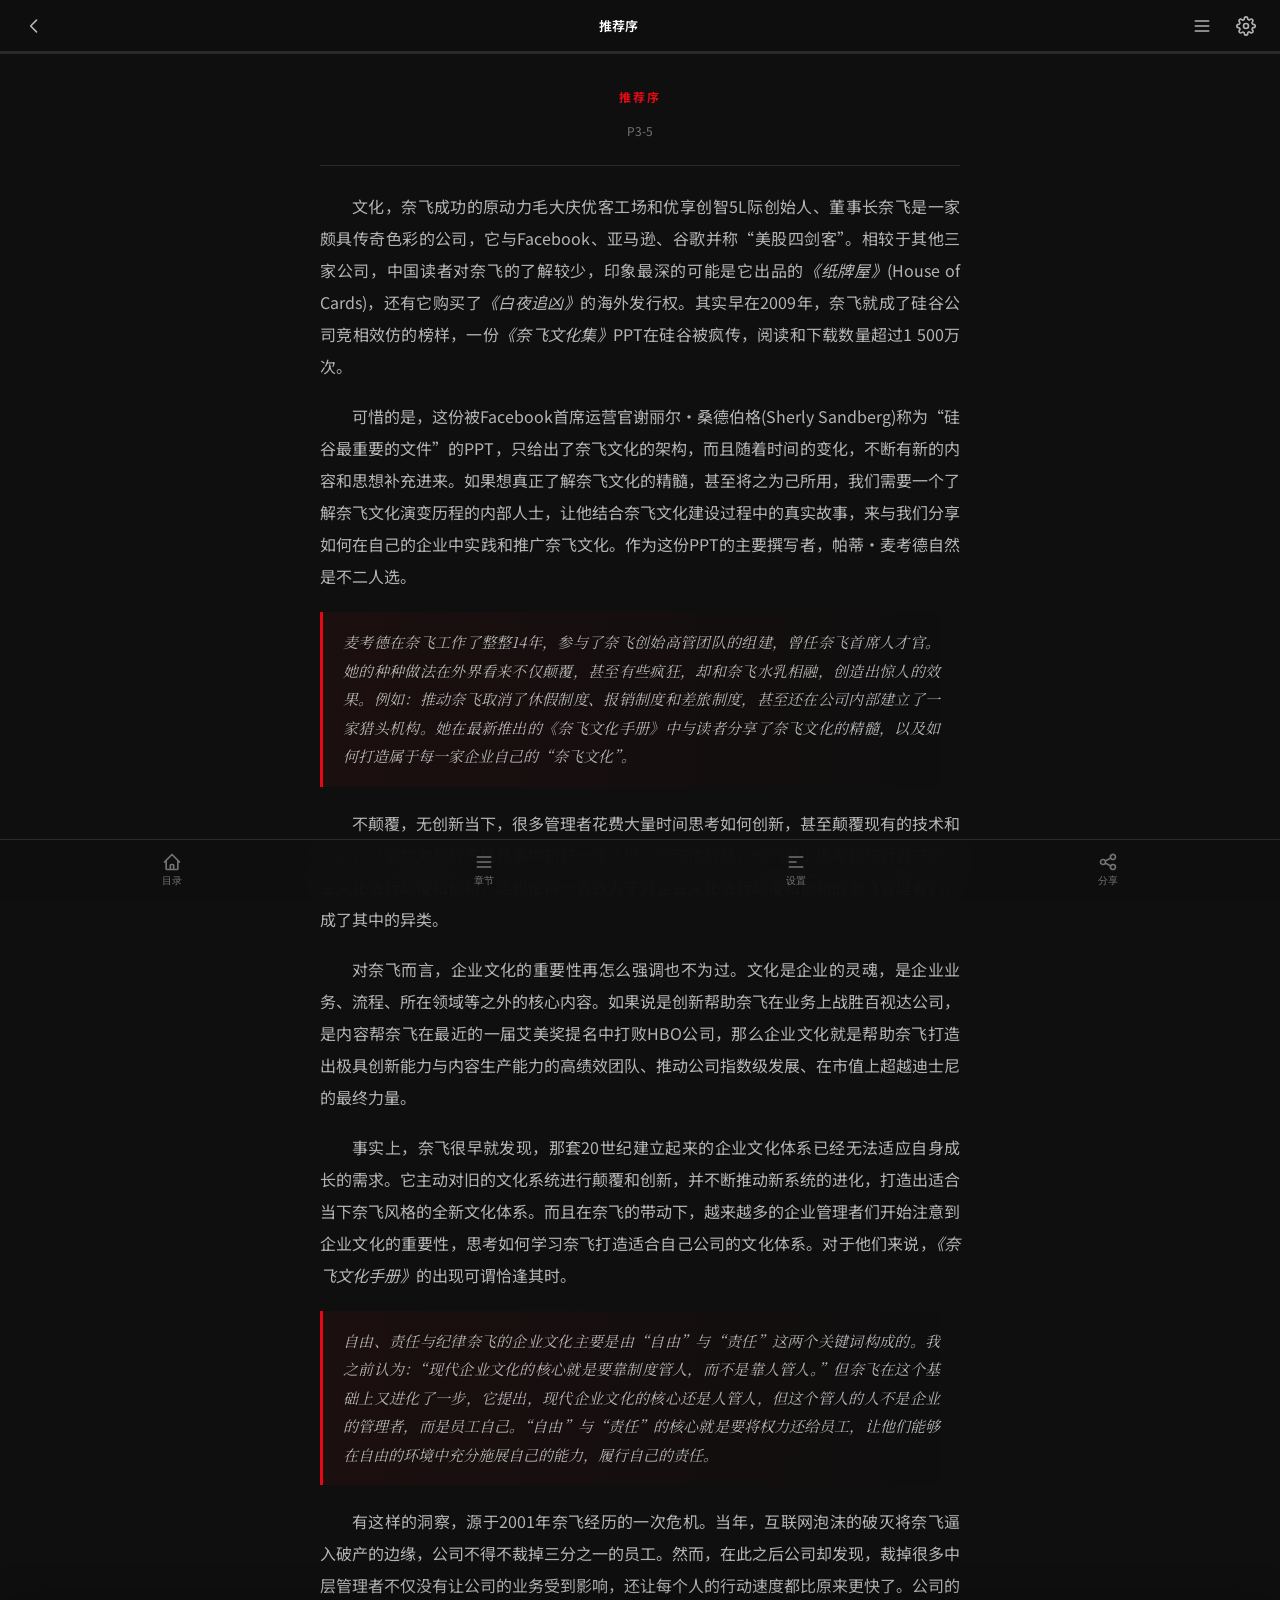
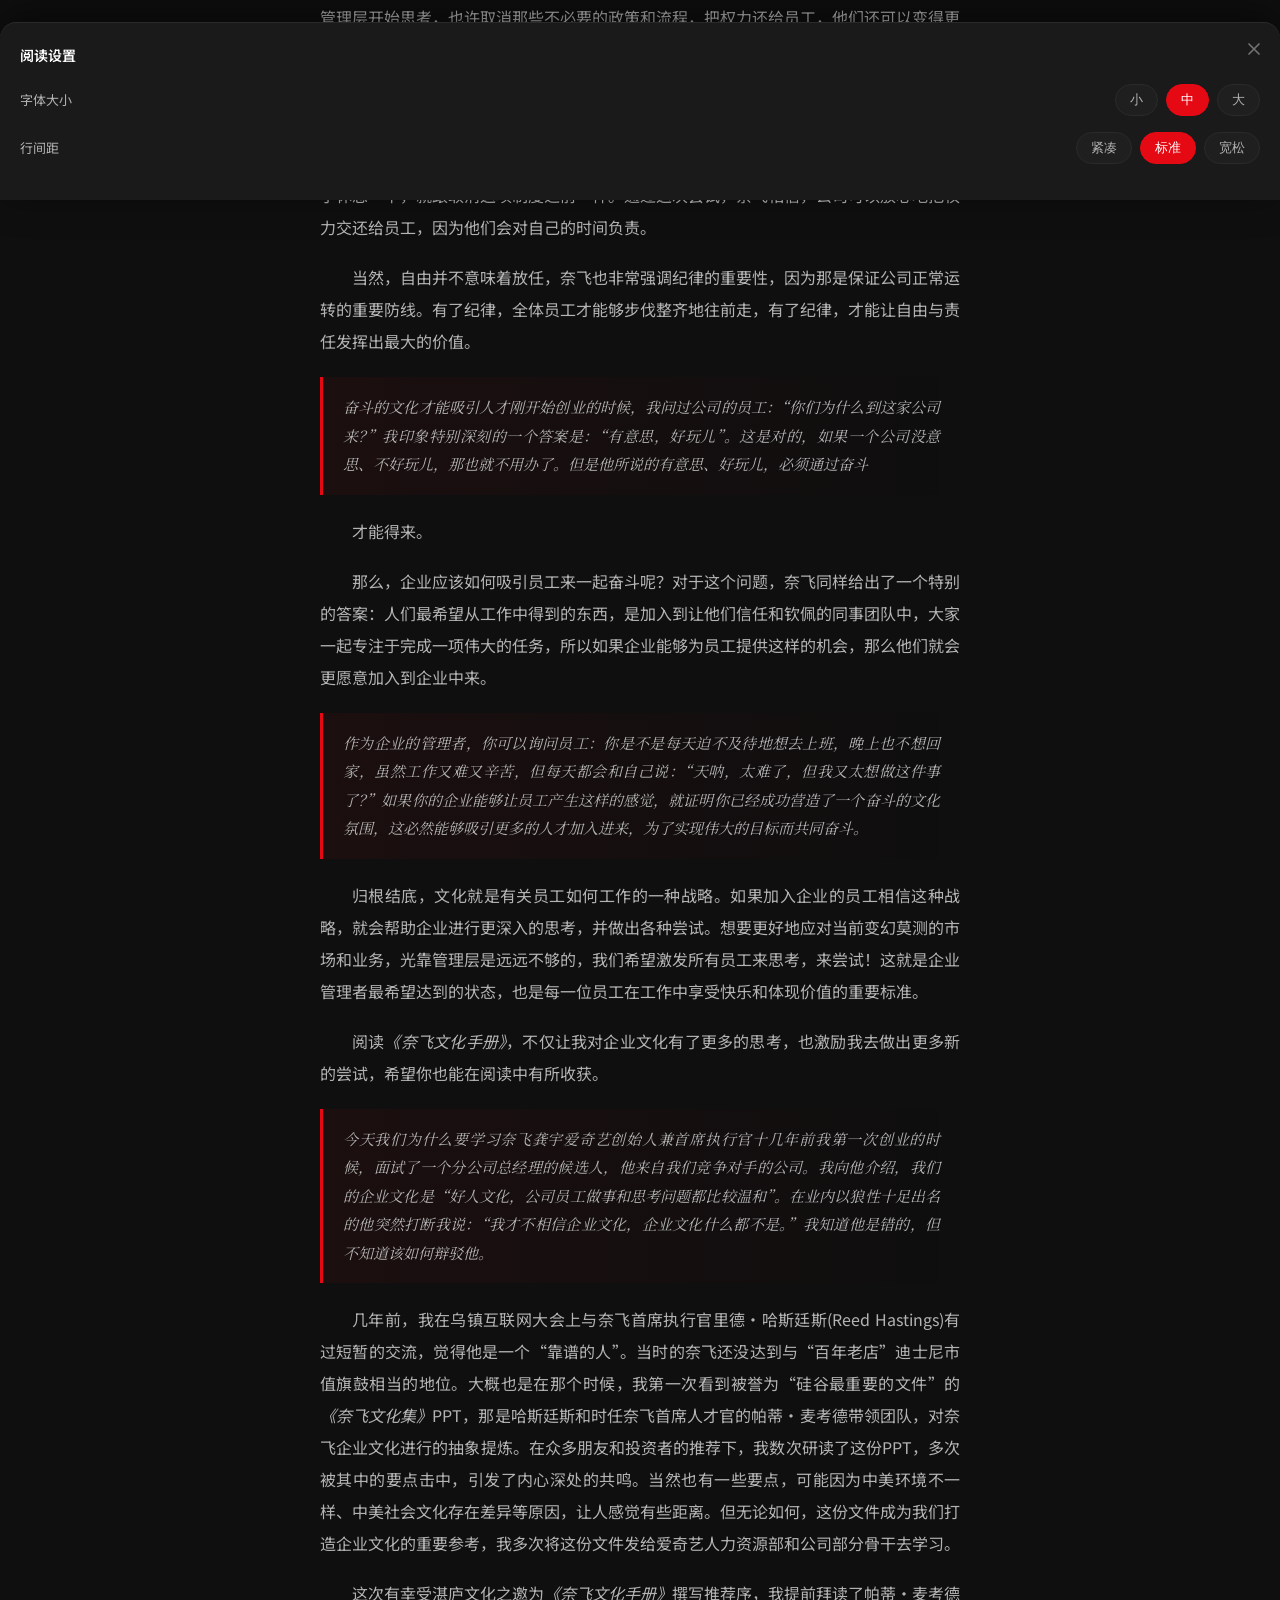
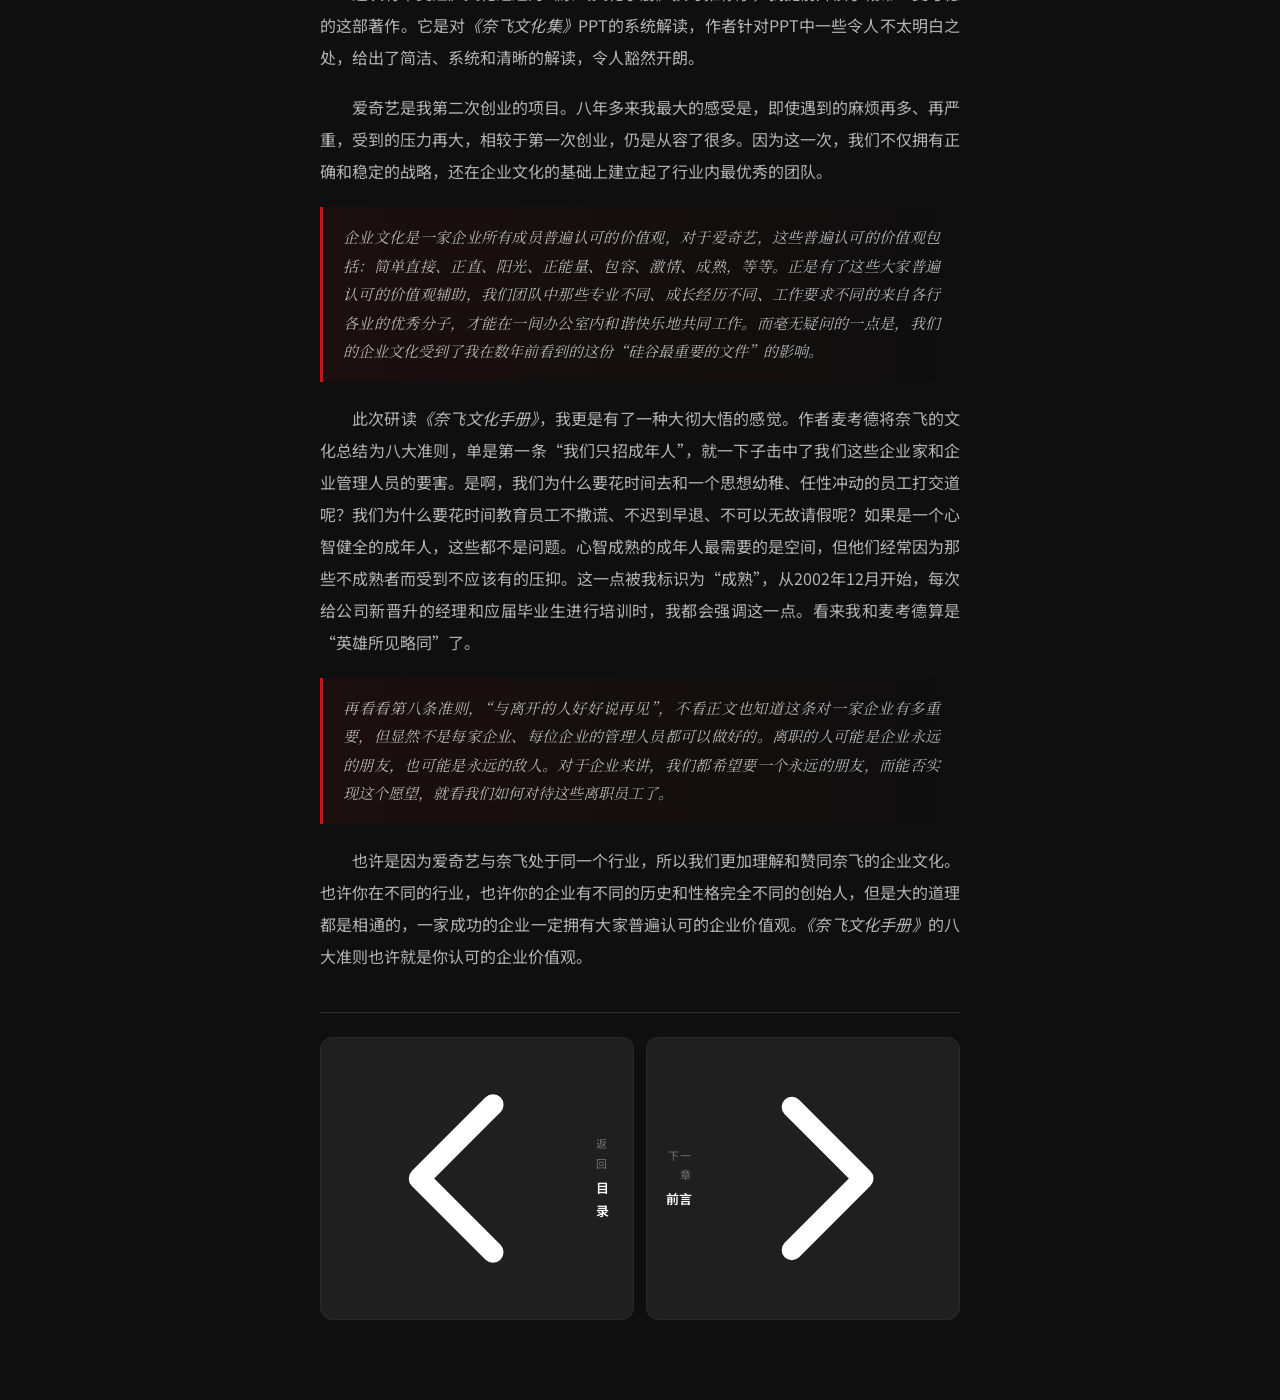
<file: netflix-culture/chapter-preface.html>
<!DOCTYPE html>
<html lang="zh-CN">
<head>
<meta charset="UTF-8">
<meta name="viewport" content="width=device-width, initial-scale=1.0, maximum-scale=1.0, user-scalable=no">
<title>推荐序 - 奈飞文化手册</title>
<link rel="preconnect" href="https://fonts.googleapis.com">
<link rel="preconnect" href="https://fonts.gstatic.com" crossorigin>
<link href="https://fonts.googleapis.com/css2?family=Noto+Serif+SC:wght@400;600;700&family=Noto+Sans+SC:wght@300;400;500;700&display=swap" rel="stylesheet">
<link rel="stylesheet" href="style.css">
</head>
<body>
<header class="header">
  <div class="header-left">
    <a href="index.html" class="header-btn" aria-label="返回"><svg fill="none" stroke="currentColor" stroke-width="2" viewBox="0 0 24 24"><path stroke-linecap="round" stroke-linejoin="round" d="M15 19l-7-7 7-7"/></svg></a>
  </div>
  <div class="header-title">推荐序</div>
  <div class="header-right">
    <button class="header-btn" onclick="toggleTOC()" aria-label="目录"><svg fill="none" stroke="currentColor" stroke-width="2" viewBox="0 0 24 24"><path stroke-linecap="round" stroke-linejoin="round" d="M4 6h16M4 12h16M4 18h16"/></svg></button>
    <button class="header-btn" onclick="toggleSettings()" aria-label="设置"><svg fill="none" stroke="currentColor" stroke-width="2" viewBox="0 0 24 24"><circle cx="12" cy="12" r="3"/><path stroke-linecap="round" stroke-linejoin="round" d="M19.4 15a1.65 1.65 0 0 0 .33 1.82l.06.06a2 2 0 0 1 0 2.83 2 2 0 0 1-2.83 0l-.06-.06a1.65 1.65 0 0 0-1.82-.33 1.65 1.65 0 0 0-1 1.51V21a2 2 0 0 1-2 2 2 2 0 0 1-2-2v-.09A1.65 1.65 0 0 0 9 19.4a1.65 1.65 0 0 0-1.82.33l-.06.06a2 2 0 0 1-2.83 0 2 2 0 0 1 0-2.83l.06-.06a1.65 1.65 0 0 0 .33-1.82 1.65 1.65 0 0 0-1.51-1H3a2 2 0 0 1-2-2 2 2 0 0 1 2-2h.09A1.65 1.65 0 0 0 4.6 9a1.65 1.65 0 0 0-.33-1.82l-.06-.06a2 2 0 0 1 0-2.83 2 2 0 0 1 2.83 0l.06.06a1.65 1.65 0 0 0 1.82.33H9a1.65 1.65 0 0 0 1-1.51V3a2 2 0 0 1 2-2 2 2 0 0 1 2 2v.09a1.65 1.65 0 0 0 1 1.51 1.65 1.65 0 0 0 1.82-.33l.06-.06a2 2 0 0 1 2.83 0 2 2 0 0 1 0 2.83l-.06.06a1.65 1.65 0 0 0-.33 1.82V9a1.65 1.65 0 0 0 1.51 1H21a2 2 0 0 1 2 2 2 2 0 0 1-2 2h-.09a1.65 1.65 0 0 0-1.51 1z"/></svg></button>
  </div>
</header>

<div class="progress-bar"><div class="progress-fill" id="progressFill"></div></div>

<main class="chapter-main" id="chapterMain">
  <div class="chapter-container">
    <div class="chapter-hero animate-in">
      <div class="chapter-label">推荐序</div>
      <h1 class="chapter-title"></h1>
      <div class="chapter-pages">P3-5</div>
    </div>
    
    <article class="article animate-in delay-1" id="article">
      <p>文化，奈飞成功的原动力毛大庆优客工场和优享创智5L际创始人、董事长奈飞是一家颇具传奇色彩的公司，它与Facebook、亚马逊、谷歌并称“美股四剑客”。相较于其他三家公司，中国读者对奈飞的了解较少，印象最深的可能是它出品的<em>《纸牌屋》</em>(House of Cards)，还有它购买了<em>《白夜追凶》</em>的海外发行权。其实早在2009年，奈飞就成了硅谷公司竞相效仿的榜样，一份<em>《奈飞文化集》</em>PPT在硅谷被疯传，阅读和下载数量超过1 500万次。</p>
<p>可惜的是，这份被Facebook首席运营官谢丽尔·桑德伯格(Sherly Sandberg)称为“硅谷最重要的文件”的PPT，只给出了奈飞文化的架构，而且随着时间的变化，不断有新的内容和思想补充进来。如果想真正了解奈飞文化的精髓，甚至将之为己所用，我们需要一个了解奈飞文化演变历程的内部人士，让他结合奈飞文化建设过程中的真实故事，来与我们分享如何在自己的企业中实践和推广奈飞文化。作为这份PPT的主要撰写者，帕蒂·麦考德自然是不二人选。</p>
<div class="quote"><p>麦考德在奈飞工作了整整14年，参与了奈飞创始高管团队的组建，曾任奈飞首席人才官。她的种种做法在外界看来不仅颠覆，甚至有些疯狂，却和奈飞水乳相融，创造出惊人的效果。例如：推动奈飞取消了休假制度、报销制度和差旅制度，甚至还在公司内部建立了一家猎头机构。她在最新推出的<em>《奈飞文化手册》</em>中与读者分享了奈飞文化的精髓，以及如何打造属于每一家企业自己的“奈飞文化”。</p></div>
<p>不颠覆，无创新当下，很多管理者花费大量时间思考如何创新，甚至颠覆现有的技术和产品，以便在激烈的市场竞争中斩获一席之地。但可惜的是，他们很少思考如何对自己的企业文化进行颠覆和创新，这也使得一直致力于对企业文化进行颠覆和创新的奈飞管理者们，成了其中的异类。</p>
<p>对奈飞而言，企业文化的重要性再怎么强调也不为过。文化是企业的灵魂，是企业业务、流程、所在领域等之外的核心内容。如果说是创新帮助奈飞在业务上战胜百视达公司，是内容帮奈飞在最近的一届艾美奖提名中打败HBO公司，那么企业文化就是帮助奈飞打造出极具创新能力与内容生产能力的高绩效团队、推动公司指数级发展、在市值上超越迪士尼的最终力量。</p>
<p>事实上，奈飞很早就发现，那套20世纪建立起来的企业文化体系已经无法适应自身成长的需求。它主动对旧的文化系统进行颠覆和创新，并不断推动新系统的进化，打造出适合当下奈飞风格的全新文化体系。而且在奈飞的带动下，越来越多的企业管理者们开始注意到企业文化的重要性，思考如何学习奈飞打造适合自己公司的文化体系。对于他们来说，<em>《奈飞文化手册》</em>的出现可谓恰逢其时。</p>
<div class="quote"><p>自由、责任与纪律奈飞的企业文化主要是由“自由”与“责任”这两个关键词构成的。我之前认为：“现代企业文化的核心就是要靠制度管人，而不是靠人管人。”但奈飞在这个基础上又进化了一步，它提出，现代企业文化的核心还是人管人，但这个管人的人不是企业的管理者，而是员工自己。“自由”与“责任”的核心就是要将权力还给员工，让他们能够在自由的环境中充分施展自己的能力，履行自己的责任。</p></div>
<p>有这样的洞察，源于2001年奈飞经历的一次危机。当年，互联网泡沫的破灭将奈飞逼入破产的边缘，公司不得不裁掉三分之一的员工。然而，在此之后公司却发现，裁掉很多中层管理者不仅没有让公司的业务受到影响，还让每个人的行动速度都比原来更快了。公司的管理层开始思考，也许取消那些不必要的政策和流程，把权力还给员工，他们还可以变得更快，完成更多工作。在这个想法的推动下，帕蒂·麦考德开始了一系列的尝试。其中，奈飞取消休假制度的事情被媒体广为报道。</p>
<p>奈飞告诉员工，他们可以在自己认为适当的时候休假，只需要和他们的经理商量即可。后来公司发现，大家还是只会在夏天休一两周假、在节假日休息几天、在孩子参加比赛的日子休息一下，就跟取消这项制度之前一样。通过这次尝试，奈飞相信，公司可以放心地把权力交还给员工，因为他们会对自己的时间负责。</p>
<p>当然，自由并不意味着放任，奈飞也非常强调纪律的重要性，因为那是保证公司正常运转的重要防线。有了纪律，全体员工才能够步伐整齐地往前走，有了纪律，才能让自由与责任发挥出最大的价值。</p>
<div class="quote"><p>奋斗的文化才能吸引人才刚开始创业的时候，我问过公司的员工：“你们为什么到这家公司来？”我印象特别深刻的一个答案是：“有意思，好玩儿”。这是对的，如果一个公司没意思、不好玩儿，那也就不用办了。但是他所说的有意思、好玩儿，必须通过奋斗</p></div>
<p>才能得来。</p>
<p>那么，企业应该如何吸引员工来一起奋斗呢？对于这个问题，奈飞同样给出了一个特别的答案：人们最希望从工作中得到的东西，是加入到让他们信任和钦佩的同事团队中，大家一起专注于完成一项伟大的任务，所以如果企业能够为员工提供这样的机会，那么他们就会更愿意加入到企业中来。</p>
<div class="quote"><p>作为企业的管理者，你可以询问员工：你是不是每天迫不及待地想去上班，晚上也不想回家，虽然工作又难又辛苦，但每天都会和自己说：“天呐，太难了，但我又太想做这件事了？”如果你的企业能够让员工产生这样的感觉，就证明你已经成功营造了一个奋斗的文化氛围，这必然能够吸引更多的人才加入进来，为了实现伟大的目标而共同奋斗。</p></div>
<p>归根结底，文化就是有关员工如何工作的一种战略。如果加入企业的员工相信这种战略，就会帮助企业进行更深入的思考，并做出各种尝试。想要更好地应对当前变幻莫测的市场和业务，光靠管理层是远远不够的，我们希望激发所有员工来思考，来尝试！这就是企业管理者最希望达到的状态，也是每一位员工在工作中享受快乐和体现价值的重要标准。</p>
<p>阅读<em>《奈飞文化手册》</em>，不仅让我对企业文化有了更多的思考，也激励我去做出更多新的尝试，希望你也能在阅读中有所收获。</p>
<div class="quote"><p>今天我们为什么要学习奈飞龚宇爱奇艺创始人兼首席执行官十几年前我第一次创业的时候，面试了一个分公司总经理的候选人，他来自我们竞争对手的公司。我向他介绍，我们的企业文化是“好人文化，公司员工做事和思考问题都比较温和”。在业内以狼性十足出名的他突然打断我说：“我才不相信企业文化，企业文化什么都不是。”我知道他是错的，但不知道该如何辩驳他。</p></div>
<p>几年前，我在乌镇互联网大会上与奈飞首席执行官里德·哈斯廷斯(Reed Hastings)有过短暂的交流，觉得他是一个“靠谱的人”。当时的奈飞还没达到与“百年老店”迪士尼市值旗鼓相当的地位。大概也是在那个时候，我第一次看到被誉为“硅谷最重要的文件”的<em>《奈飞文化集》</em>PPT，那是哈斯廷斯和时任奈飞首席人才官的帕蒂·麦考德带领团队，对奈飞企业文化进行的抽象提炼。在众多朋友和投资者的推荐下，我数次研读了这份PPT，多次被其中的要点击中，引发了内心深处的共鸣。当然也有一些要点，可能因为中美环境不一样、中美社会文化存在差异等原因，让人感觉有些距离。但无论如何，这份文件成为我们打造企业文化的重要参考，我多次将这份文件发给爱奇艺人力资源部和公司部分骨干去学习。</p>
<p>这次有幸受湛庐文化之邀为<em>《奈飞文化手册》</em>撰写推荐序，我提前拜读了帕蒂·麦考德的这部著作。它是对<em>《奈飞文化集》</em>PPT的系统解读，作者针对PPT中一些令人不太明白之处，给出了简洁、系统和清晰的解读，令人豁然开朗。</p>
<p>爱奇艺是我第二次创业的项目。八年多来我最大的感受是，即使遇到的麻烦再多、再严重，受到的压力再大，相较于第一次创业，仍是从容了很多。因为这一次，我们不仅拥有正确和稳定的战略，还在企业文化的基础上建立起了行业内最优秀的团队。</p>
<div class="quote"><p>企业文化是一家企业所有成员普遍认可的价值观，对于爱奇艺，这些普遍认可的价值观包括：简单直接、正直、阳光、正能量、包容、激情、成熟，等等。正是有了这些大家普遍认可的价值观辅助，我们团队中那些专业不同、成长经历不同、工作要求不同的来自各行各业的优秀分子，才能在一间办公室内和谐快乐地共同工作。而毫无疑问的一点是，我们的企业文化受到了我在数年前看到的这份“硅谷最重要的文件”的影响。</p></div>
<p>此次研读<em>《奈飞文化手册》</em>，我更是有了一种大彻大悟的感觉。作者麦考德将奈飞的文化总结为八大准则，单是第一条“我们只招成年人”，就一下子击中了我们这些企业家和企业管理人员的要害。是啊，我们为什么要花时间去和一个思想幼稚、任性冲动的员工打交道呢？我们为什么要花时间教育员工不撒谎、不迟到早退、不可以无故请假呢？如果是一个心智健全的成年人，这些都不是问题。心智成熟的成年人最需要的是空间，但他们经常因为那些不成熟者而受到不应该有的压抑。这一点被我标识为“成熟”，从2002年12月开始，每次给公司新晋升的经理和应届毕业生进行培训时，我都会强调这一点。看来我和麦考德算是“英雄所见略同”了。</p>
<div class="quote"><p>再看看第八条准则，“与离开的人好好说再见”，不看正文也知道这条对一家企业有多重要，但显然不是每家企业、每位企业的管理人员都可以做好的。离职的人可能是企业永远的朋友，也可能是永远的敌人。对于企业来讲，我们都希望要一个永远的朋友，而能否实现这个愿望，就看我们如何对待这些离职员工了。</p></div>
<p>也许是因为爱奇艺与奈飞处于同一个行业，所以我们更加理解和赞同奈飞的企业文化。也许你在不同的行业，也许你的企业有不同的历史和性格完全不同的创始人，但是大的道理都是相通的，一家成功的企业一定拥有大家普遍认可的企业价值观。<em>《奈飞文化手册》</em>的八大准则也许就是你认可的企业价值观。</p>
    </article>
    
    <div class="chapter-nav">
      <a href="index.html" class="chapter-nav-btn">
          <svg fill="none" stroke="currentColor" stroke-width="2" viewBox="0 0 24 24"><path stroke-linecap="round" stroke-linejoin="round" d="M15 19l-7-7 7-7"/></svg>
          <div>
            <div class="chapter-nav-label">返回</div>
            <div class="chapter-nav-title">目录</div>
          </div>
        </a>
      <a href="chapter-intro.html" class="chapter-nav-btn next">
          <div>
            <div class="chapter-nav-label">下一章</div>
            <div class="chapter-nav-title">前言</div>
          </div>
          <svg fill="none" stroke="currentColor" stroke-width="2" viewBox="0 0 24 24"><path stroke-linecap="round" stroke-linejoin="round" d="M9 5l7 7-7 7"/></svg>
        </a>
    </div>
  </div>
</main>

<div class="settings-overlay" id="tocOverlay" onclick="toggleTOC()"></div>
<aside class="toc-drawer" id="tocDrawer">
  <div class="toc-drawer-header">
    <div class="toc-drawer-title">目录</div>
    <button class="toc-drawer-close" onclick="toggleTOC()"><svg fill="none" stroke="currentColor" stroke-width="2" viewBox="0 0 24 24"><path stroke-linecap="round" stroke-linejoin="round" d="M6 18L18 6M6 6l12 12"/></svg></button>
  </div>
  <div class="toc-drawer-list">
    <a href="index.html" class="toc-drawer-item">
      <div class="toc-drawer-item-title">封面</div>
      <div class="toc-drawer-item-sub">奈飞文化手册</div>
    </a>
    <a href="chapter-preface.html" class="toc-drawer-item active">
          <div class="toc-drawer-item-title">推荐序</div>
          <div class="toc-drawer-item-sub">毛大庆 / 龚宇</div>
        </a><a href="chapter-intro.html" class="toc-drawer-item">
          <div class="toc-drawer-item-title">前言</div>
          <div class="toc-drawer-item-sub">自由与责任，奈飞文化的核心</div>
        </a><a href="chapter-c1.html" class="toc-drawer-item">
          <div class="toc-drawer-item-title">文化准则1</div>
          <div class="toc-drawer-item-sub">我们只招成年人</div>
        </a><a href="chapter-c2.html" class="toc-drawer-item">
          <div class="toc-drawer-item-title">文化准则2</div>
          <div class="toc-drawer-item-sub">要让每个人都理解公司业务</div>
        </a><a href="chapter-c3.html" class="toc-drawer-item">
          <div class="toc-drawer-item-title">文化准则3</div>
          <div class="toc-drawer-item-sub">绝对坦诚，才能获得真正高效的反馈</div>
        </a><a href="chapter-c4.html" class="toc-drawer-item">
          <div class="toc-drawer-item-title">文化准则4</div>
          <div class="toc-drawer-item-sub">只有事实才能捍卫观点</div>
        </a><a href="chapter-c5.html" class="toc-drawer-item">
          <div class="toc-drawer-item-title">文化准则5</div>
          <div class="toc-drawer-item-sub">现在就开始组建你未来需要的团队</div>
        </a><a href="chapter-c6.html" class="toc-drawer-item">
          <div class="toc-drawer-item-title">文化准则6</div>
          <div class="toc-drawer-item-sub">员工与岗位的关系，不是匹配而是高度匹配</div>
        </a><a href="chapter-c7.html" class="toc-drawer-item">
          <div class="toc-drawer-item-title">文化准则7</div>
          <div class="toc-drawer-item-sub">按照员工带来的价值付薪</div>
        </a><a href="chapter-c8.html" class="toc-drawer-item">
          <div class="toc-drawer-item-title">文化准则8</div>
          <div class="toc-drawer-item-sub">离开时要好好说再见</div>
        </a><a href="chapter-epilogue.html" class="toc-drawer-item">
          <div class="toc-drawer-item-title">结语</div>
          <div class="toc-drawer-item-sub">文化即战略，创造你自己的管理新算法</div>
        </a>
  </div>
</aside>

<div class="settings-overlay" id="settingsOverlay" onclick="toggleSettings()"></div>
<div class="settings-panel" id="settingsPanel">
  <button class="settings-close" onclick="toggleSettings()"><svg fill="none" stroke="currentColor" stroke-width="2" viewBox="0 0 24 24"><path stroke-linecap="round" stroke-linejoin="round" d="M6 18L18 6M6 6l12 12"/></svg></button>
  <div class="settings-title">阅读设置</div>
  <div class="settings-row">
    <span class="settings-label">字体大小</span>
    <div class="settings-options">
      <button class="settings-opt" onclick="setFontSize(14)">小</button>
      <button class="settings-opt active" onclick="setFontSize(16)">中</button>
      <button class="settings-opt" onclick="setFontSize(18)">大</button>
    </div>
  </div>
  <div class="settings-row">
    <span class="settings-label">行间距</span>
    <div class="settings-options">
      <button class="settings-opt" onclick="setLineHeight(1.6)">紧凑</button>
      <button class="settings-opt active" onclick="setLineHeight(2)">标准</button>
      <button class="settings-opt" onclick="setLineHeight(2.4)">宽松</button>
    </div>
  </div>
</div>

<nav class="bottom-bar">
  <button class="bottom-btn" onclick="location.href='index.html'"><svg fill="none" stroke="currentColor" stroke-width="2" viewBox="0 0 24 24"><path stroke-linecap="round" stroke-linejoin="round" d="M3 12l2-2m0 0l7-7 7 7M5 10v10a1 1 0 001 1h3m10-11l2 2m-2-2v10a1 1 0 01-1 1h-3m-6 0a1 1 0 001-1v-4a1 1 0 011-1h2a1 1 0 011 1v4a1 1 0 001 1m-6 0h6"/></svg><span>目录</span></button>
  <button class="bottom-btn" onclick="toggleTOC()"><svg fill="none" stroke="currentColor" stroke-width="2" viewBox="0 0 24 24"><path stroke-linecap="round" stroke-linejoin="round" d="M4 6h16M4 12h16M4 18h16"/></svg><span>章节</span></button>
  <button class="bottom-btn" onclick="toggleSettings()"><svg fill="none" stroke="currentColor" stroke-width="2" viewBox="0 0 24 24"><path stroke-linecap="round" stroke-linejoin="round" d="M4 6h16M4 12h8m-8 6h16"/></svg><span>设置</span></button>
  <button class="bottom-btn" onclick="sharePage()"><svg fill="none" stroke="currentColor" stroke-width="2" viewBox="0 0 24 24"><path stroke-linecap="round" stroke-linejoin="round" d="M8.684 13.342C8.886 12.938 9 12.482 9 12c0-.482-.114-.938-.316-1.342m0 2.684a3 3 0 110-2.684m0 2.684l6.632 3.316m-6.632-6l6.632-3.316m0 0a3 3 0 105.367-2.684 3 3 0 00-5.367 2.684zm0 9.316a3 3 0 105.368 2.684 3 3 0 00-5.368-2.684z"/></svg><span>分享</span></button>
</nav>

<script>
const chapterId = 'preface';

function updateProgress() {
  const main = document.getElementById('chapterMain');
  const scrollTop = window.scrollY;
  const scrollHeight = main.scrollHeight + main.offsetTop - window.innerHeight;
  const progress = scrollHeight > 0 ? Math.min(100, (scrollTop / scrollHeight) * 100) : 0;
  document.getElementById('progressFill').style.width = progress + '%';
  localStorage.setItem('prog_' + chapterId, Math.round(progress));
}
window.addEventListener('scroll', updateProgress, { passive: true });
updateProgress();

function toggleSettings() {
  document.getElementById('settingsPanel').classList.toggle('open');
  document.getElementById('settingsOverlay').classList.toggle('open');
}

function toggleTOC() {
  document.getElementById('tocDrawer').classList.toggle('open');
  document.getElementById('tocOverlay').classList.toggle('open');
}

function setFontSize(size) {
  document.getElementById('article').style.fontSize = size + 'px';
  const btns = document.querySelectorAll('#settingsPanel .settings-opt');
  btns.forEach((btn, idx) => {
    if (idx < 3) btn.classList.toggle('active', 
      (size === 14 && idx === 0) || (size === 16 && idx === 1) || (size === 18 && idx === 2));
  });
  localStorage.setItem('fontSize', size);
}

function setLineHeight(lh) {
  document.getElementById('article').style.lineHeight = lh;
  const btns = document.querySelectorAll('#settingsPanel .settings-opt');
  btns.forEach((btn, idx) => {
    if (idx >= 3) btn.classList.toggle('active',
      (lh === 1.6 && idx === 3) || (lh === 2 && idx === 4) || (lh === 2.4 && idx === 5));
  });
  localStorage.setItem('lineHeight', lh);
}

const savedFont = localStorage.getItem('fontSize');
const savedLH = localStorage.getItem('lineHeight');
if (savedFont) setFontSize(parseInt(savedFont));
if (savedLH) setLineHeight(parseFloat(savedLH));

function sharePage() {
  const url = window.location.href;
  const title = document.title;
  if (navigator.share) {
    navigator.share({ title: title, url: url }).catch(() => {});
  } else {
    navigator.clipboard.writeText(url).then(() => alert('链接已复制'));
  }
}
</script>
</body>
</html>
</file>
<file: netflix-culture/style.css>
/* Netflix Culture Handbook - H5 Reader */
:root {
  --primary: #E50914;
  --primary-dark: #B20710;
  --bg: #0f0f0f;
  --bg-elevated: #1a1a1a;
  --bg-card: #1f1f1f;
  --text-primary: #ffffff;
  --text-secondary: #b3b3b3;
  --text-tertiary: #737373;
  --border: #2a2a2a;
  --accent-bg: #2a1a1a;
  --quote-border: #E50914;
  --shadow: 0 4px 20px rgba(0,0,0,0.4);
  --radius: 12px;
  --radius-lg: 16px;
  --font-sans: -apple-system, BlinkMacSystemFont, 'Segoe UI', 'PingFang SC', 'Hiragino Sans GB', 'Noto Sans SC', sans-serif;
  --font-serif: 'Noto Serif SC', 'Songti SC', 'SimSun', serif;
}

* { margin: 0; padding: 0; box-sizing: border-box; -webkit-tap-highlight-color: transparent; }
html { scroll-behavior: smooth; }
body {
  font-family: var(--font-sans);
  background: var(--bg);
  color: var(--text-primary);
  line-height: 1.8;
  -webkit-font-smoothing: antialiased;
  overflow-x: hidden;
  min-height: 100vh;
}

/* Scrollbar */
::-webkit-scrollbar { width: 4px; }
::-webkit-scrollbar-track { background: transparent; }
::-webkit-scrollbar-thumb { background: var(--primary); border-radius: 4px; }

/* ========== HEADER ========== */
.header {
  position: fixed; top: 0; left: 0; right: 0; z-index: 100;
  background: rgba(15,15,15,0.92);
  backdrop-filter: blur(20px); -webkit-backdrop-filter: blur(20px);
  border-bottom: 1px solid var(--border);
  padding: 0 16px; height: 52px;
  display: flex; align-items: center; justify-content: space-between;
}
.header-left, .header-right { display: flex; align-items: center; gap: 8px; }
.header-btn {
  width: 36px; height: 36px; border-radius: 50%;
  display: flex; align-items: center; justify-content: center;
  background: transparent; border: none; color: var(--text-secondary);
  cursor: pointer; transition: all 0.2s;
}
.header-btn:active { background: rgba(255,255,255,0.08); color: var(--text-primary); }
.header-btn svg { width: 20px; height: 20px; }
.header-title {
  font-size: 13px; font-weight: 600;
  color: var(--text-primary); max-width: 55vw;
  white-space: nowrap; overflow: hidden; text-overflow: ellipsis;
}

/* Progress bar */
.progress-bar { position: fixed; top: 52px; left: 0; right: 0; height: 2px; background: var(--border); z-index: 100; }
.progress-fill { height: 100%; background: var(--primary); width: 0%; transition: width 0.1s linear; }

/* ========== COVER PAGE ========== */
.cover-page { min-height: 100vh; display: flex; flex-direction: column; }
.cover-hero {
  position: relative; padding: 100px 24px 40px;
  background: linear-gradient(180deg, rgba(229,9,20,0.15) 0%, transparent 60%);
  text-align: center;
}
.cover-badge {
  display: inline-block; font-size: 11px; font-weight: 700;
  color: var(--primary); border: 1px solid var(--primary);
  padding: 4px 14px; border-radius: 20px; margin-bottom: 20px;
  letter-spacing: 2px; text-transform: uppercase;
}
.cover-title {
  font-family: var(--font-serif); font-size: 28px; font-weight: 700;
  line-height: 1.4; margin-bottom: 12px;
  background: linear-gradient(135deg, #fff 0%, #e0e0e0 100%);
  -webkit-background-clip: text; -webkit-text-fill-color: transparent;
}
.cover-subtitle { font-size: 14px; color: var(--text-secondary); margin-bottom: 8px; }
.cover-author { font-size: 13px; color: var(--text-tertiary); }
.cover-meta { margin-top: 24px; display: flex; justify-content: center; gap: 24px; }
.cover-meta-item { text-align: center; }
.cover-meta-num { font-size: 22px; font-weight: 700; color: var(--primary); }
.cover-meta-label { font-size: 11px; color: var(--text-tertiary); margin-top: 2px; }

.cover-start-btn {
  display: block; margin: 32px auto 0;
  background: var(--primary); color: #fff;
  font-size: 15px; font-weight: 600;
  padding: 14px 48px; border-radius: 28px;
  border: none; cursor: pointer;
  box-shadow: 0 4px 20px rgba(229,9,20,0.3);
  transition: all 0.2s; text-decoration: none;
}
.cover-start-btn:active { transform: scale(0.97); background: var(--primary-dark); }

/* ========== TOC ========== */
.toc-section { padding: 0 20px 40px; }
.toc-title {
  font-size: 13px; font-weight: 700; color: var(--text-tertiary);
  text-transform: uppercase; letter-spacing: 2px;
  margin-bottom: 16px; padding-left: 4px;
}
.toc-list { display: flex; flex-direction: column; gap: 10px; }
.toc-item {
  display: flex; align-items: center; gap: 14px;
  background: var(--bg-card); border: 1px solid var(--border);
  border-radius: var(--radius-lg); padding: 16px;
  text-decoration: none; color: inherit;
  transition: all 0.2s; position: relative; overflow: hidden;
}
.toc-item::before {
  content: ''; position: absolute; left: 0; top: 0; bottom: 0; width: 3px;
  background: var(--primary); opacity: 0; transition: opacity 0.2s;
}
.toc-item:active { background: var(--bg-elevated); }
.toc-item:active::before { opacity: 1; }
.toc-num {
  width: 40px; height: 40px; border-radius: 50%;
  background: rgba(229,9,20,0.12); color: var(--primary);
  display: flex; align-items: center; justify-content: center;
  font-size: 13px; font-weight: 700; flex-shrink: 0;
}
.toc-num.preface { background: rgba(139,105,20,0.15); color: #c9a84c; }
.toc-content { flex: 1; min-width: 0; }
.toc-item-title { font-size: 15px; font-weight: 600; color: var(--text-primary); line-height: 1.4; }
.toc-item-sub { font-size: 13px; color: var(--text-tertiary); margin-top: 2px; white-space: nowrap; overflow: hidden; text-overflow: ellipsis; }
.toc-arrow { color: var(--text-tertiary); flex-shrink: 0; }
.toc-arrow svg { width: 18px; height: 18px; }

/* Reading progress on toc item */
.toc-progress-bg { position: absolute; bottom: 0; left: 0; right: 0; height: 2px; background: var(--border); }
.toc-progress-fill { height: 100%; background: var(--primary); width: 0%; transition: width 0.3s; }

/* ========== CHAPTER PAGE ========== */
.chapter-main { padding-top: 54px; padding-bottom: 80px; }
.chapter-container { max-width: 680px; margin: 0 auto; padding: 0 20px; }

.chapter-hero {
  padding: 32px 0 24px; text-align: center;
  border-bottom: 1px solid var(--border); margin-bottom: 24px;
}
.chapter-label {
  font-size: 12px; font-weight: 700; color: var(--primary);
  letter-spacing: 2px; text-transform: uppercase; margin-bottom: 8px;
}
.chapter-title {
  font-family: var(--font-serif); font-size: 24px; font-weight: 700;
  line-height: 1.4; color: var(--text-primary);
}
.chapter-subtitle {
  font-size: 15px; color: var(--text-secondary); margin-top: 8px;
  line-height: 1.5;
}
.chapter-pages {
  font-size: 12px; color: var(--text-tertiary); margin-top: 12px;
}

/* Article content */
.article { font-size: 16px; line-height: 2; color: var(--text-secondary); }
.article p { margin-bottom: 18px; text-align: justify; text-indent: 2em; }
.article p.no-indent { text-indent: 0; }
.article h3 {
  font-family: var(--font-serif); font-size: 18px; font-weight: 700;
  color: var(--text-primary); margin: 32px 0 16px;
  padding-left: 12px; border-left: 3px solid var(--primary);
}
.article h4 {
  font-size: 15px; font-weight: 600; color: var(--text-primary);
  margin: 24px 0 12px;
}

/* Highlight box */
.highlight-box {
  background: var(--accent-bg); border-radius: var(--radius);
  padding: 20px; margin: 20px 0; position: relative;
  border: 1px solid rgba(229,9,20,0.15);
}
.highlight-box::before {
  content: ''; position: absolute; left: 0; top: 16px; bottom: 16px;
  width: 3px; background: var(--quote-border); border-radius: 0 3px 3px 0;
}
.highlight-box p { text-indent: 0 !important; margin-bottom: 12px !important; }
.highlight-box p:last-child { margin-bottom: 0 !important; }
.highlight-box strong { color: var(--text-primary); }
.highlight-label {
  font-size: 11px; font-weight: 700; color: var(--primary);
  text-transform: uppercase; letter-spacing: 1.5px; margin-bottom: 10px;
  display: flex; align-items: center; gap: 6px;
}
.highlight-label::before {
  content: ''; display: inline-block; width: 6px; height: 6px;
  background: var(--primary); border-radius: 50%;
}

/* Quote */
.quote {
  font-family: var(--font-serif); font-size: 15px; font-style: italic;
  color: var(--text-secondary); line-height: 1.9;
  padding: 16px 20px; margin: 20px 0;
  border-left: 3px solid var(--primary);
  background: linear-gradient(90deg, rgba(229,9,20,0.06) 0%, transparent 100%);
}
.quote p { text-indent: 0 !important; margin-bottom: 0 !important; }

/* Data cards */
.data-row { display: flex; gap: 10px; margin: 20px 0; }
.data-card {
  flex: 1; background: var(--bg-card); border: 1px solid var(--border);
  border-radius: var(--radius); padding: 16px; text-align: center;
}
.data-num { font-size: 24px; font-weight: 700; color: var(--primary); line-height: 1.2; }
.data-label { font-size: 12px; color: var(--text-tertiary); margin-top: 6px; line-height: 1.4; }

/* Takeaway */
.takeaway {
  background: linear-gradient(135deg, #1a1a2e 0%, #16213e 100%);
  border: 1px solid rgba(229,9,20,0.2);
  border-radius: var(--radius-lg); padding: 24px; margin: 28px 0;
}
.takeaway-title {
  font-size: 12px; font-weight: 700; color: var(--primary);
  margin-bottom: 12px; letter-spacing: 1.5px; text-transform: uppercase;
}
.takeaway p { font-size: 15px; line-height: 1.8; color: var(--text-secondary); text-indent: 0 !important; margin-bottom: 0 !important; }

/* Divider */
.divider { display: flex; align-items: center; justify-content: center; gap: 12px; margin: 32px 0; }
.divider-line { flex: 1; height: 1px; background: linear-gradient(90deg, transparent, var(--border), transparent); max-width: 100px; }
.divider-dot { width: 6px; height: 6px; background: var(--primary); border-radius: 50%; opacity: 0.4; }

/* List */
.article ul, .article ol { margin: 16px 0; padding-left: 2em; }
.article li { margin-bottom: 8px; }

/* Chapter nav */
.chapter-nav {
  display: flex; gap: 12px; margin-top: 40px; padding-top: 24px;
  border-top: 1px solid var(--border);
}
.chapter-nav-btn {
  flex: 1; display: flex; align-items: center; gap: 8px;
  background: var(--bg-card); border: 1px solid var(--border);
  border-radius: var(--radius); padding: 14px;
  text-decoration: none; color: inherit; transition: all 0.2s;
}
.chapter-nav-btn:active { background: var(--bg-elevated); }
.chapter-nav-btn.disabled { opacity: 0.4; pointer-events: none; }
.chapter-nav-btn.next { justify-content: flex-end; text-align: right; }
.chapter-nav-label { font-size: 11px; color: var(--text-tertiary); text-transform: uppercase; letter-spacing: 1px; }
.chapter-nav-title { font-size: 13px; font-weight: 600; color: var(--text-primary); margin-top: 2px; }

/* ========== BOTTOM BAR ========== */
.bottom-bar {
  position: fixed; bottom: 0; left: 0; right: 0; z-index: 100;
  background: rgba(15,15,15,0.95); backdrop-filter: blur(20px);
  border-top: 1px solid var(--border);
  padding: 8px 16px;
  display: flex; align-items: center; justify-content: space-around;
}
.bottom-btn {
  display: flex; flex-direction: column; align-items: center; gap: 2px;
  background: none; border: none; color: var(--text-tertiary);
  font-size: 10px; padding: 4px 12px; cursor: pointer;
  transition: color 0.2s;
}
.bottom-btn.active { color: var(--primary); }
.bottom-btn svg { width: 20px; height: 20px; }

/* ========== SETTINGS PANEL ========== */
.settings-panel {
  position: fixed; bottom: -100%; left: 0; right: 0; z-index: 200;
  background: var(--bg-elevated); border-top: 1px solid var(--border);
  border-radius: var(--radius-lg) var(--radius-lg) 0 0;
  padding: 20px; transition: bottom 0.3s ease;
  box-shadow: 0 -10px 40px rgba(0,0,0,0.5);
}
.settings-panel.open { bottom: 56px; }
.settings-overlay {
  position: fixed; inset: 0; z-index: 150;
  background: rgba(0,0,0,0.6); opacity: 0; pointer-events: none;
  transition: opacity 0.3s;
}
.settings-overlay.open { opacity: 1; pointer-events: auto; }
.settings-title { font-size: 14px; font-weight: 600; margin-bottom: 16px; }
.settings-row { display: flex; align-items: center; justify-content: space-between; margin-bottom: 16px; }
.settings-label { font-size: 13px; color: var(--text-secondary); }
.settings-options { display: flex; gap: 8px; }
.settings-opt {
  padding: 6px 14px; border-radius: 20px; border: 1px solid var(--border);
  background: var(--bg-card); color: var(--text-secondary);
  font-size: 13px; cursor: pointer; transition: all 0.2s;
}
.settings-opt.active { background: var(--primary); color: #fff; border-color: var(--primary); }
.settings-close {
  position: absolute; top: 16px; right: 16px;
  background: none; border: none; color: var(--text-tertiary);
  cursor: pointer;
}
.settings-close svg { width: 20px; height: 20px; }

/* ========== TOC DRAWER ========== */
.toc-drawer {
  position: fixed; top: 0; right: -100%; width: 85%; max-width: 340px; height: 100%;
  background: var(--bg-elevated); z-index: 200;
  border-left: 1px solid var(--border);
  transition: right 0.3s ease;
  display: flex; flex-direction: column;
}
.toc-drawer.open { right: 0; }
.toc-drawer-header {
  padding: 16px 20px; border-bottom: 1px solid var(--border);
  display: flex; align-items: center; justify-content: space-between;
}
.toc-drawer-title { font-size: 16px; font-weight: 700; }
.toc-drawer-close { background: none; border: none; color: var(--text-tertiary); cursor: pointer; }
.toc-drawer-close svg { width: 20px; height: 20px; }
.toc-drawer-list { flex: 1; overflow-y: auto; padding: 12px; }
.toc-drawer-item {
  display: block; padding: 12px; border-radius: var(--radius);
  text-decoration: none; color: inherit;
  border-left: 2px solid transparent;
  transition: all 0.2s;
}
.toc-drawer-item:active, .toc-drawer-item.active {
  background: rgba(229,9,20,0.08); border-left-color: var(--primary);
}
.toc-drawer-item-title { font-size: 14px; font-weight: 500; color: var(--text-primary); }
.toc-drawer-item-sub { font-size: 12px; color: var(--text-tertiary); margin-top: 2px; }

/* ========== ANIMATIONS ========== */
@keyframes fadeInUp {
  from { opacity: 0; transform: translateY(20px); }
  to { opacity: 1; transform: translateY(0); }
}
.animate-in { animation: fadeInUp 0.5s ease forwards; }
.delay-1 { animation-delay: 0.1s; opacity: 0; }
.delay-2 { animation-delay: 0.2s; opacity: 0; }
.delay-3 { animation-delay: 0.3s; opacity: 0; }

/* ========== RESPONSIVE ========== */
@media (max-width: 380px) {
  .cover-title { font-size: 24px; }
  .chapter-title { font-size: 20px; }
  .article { font-size: 15px; }
  .data-num { font-size: 20px; }
}
</file>
